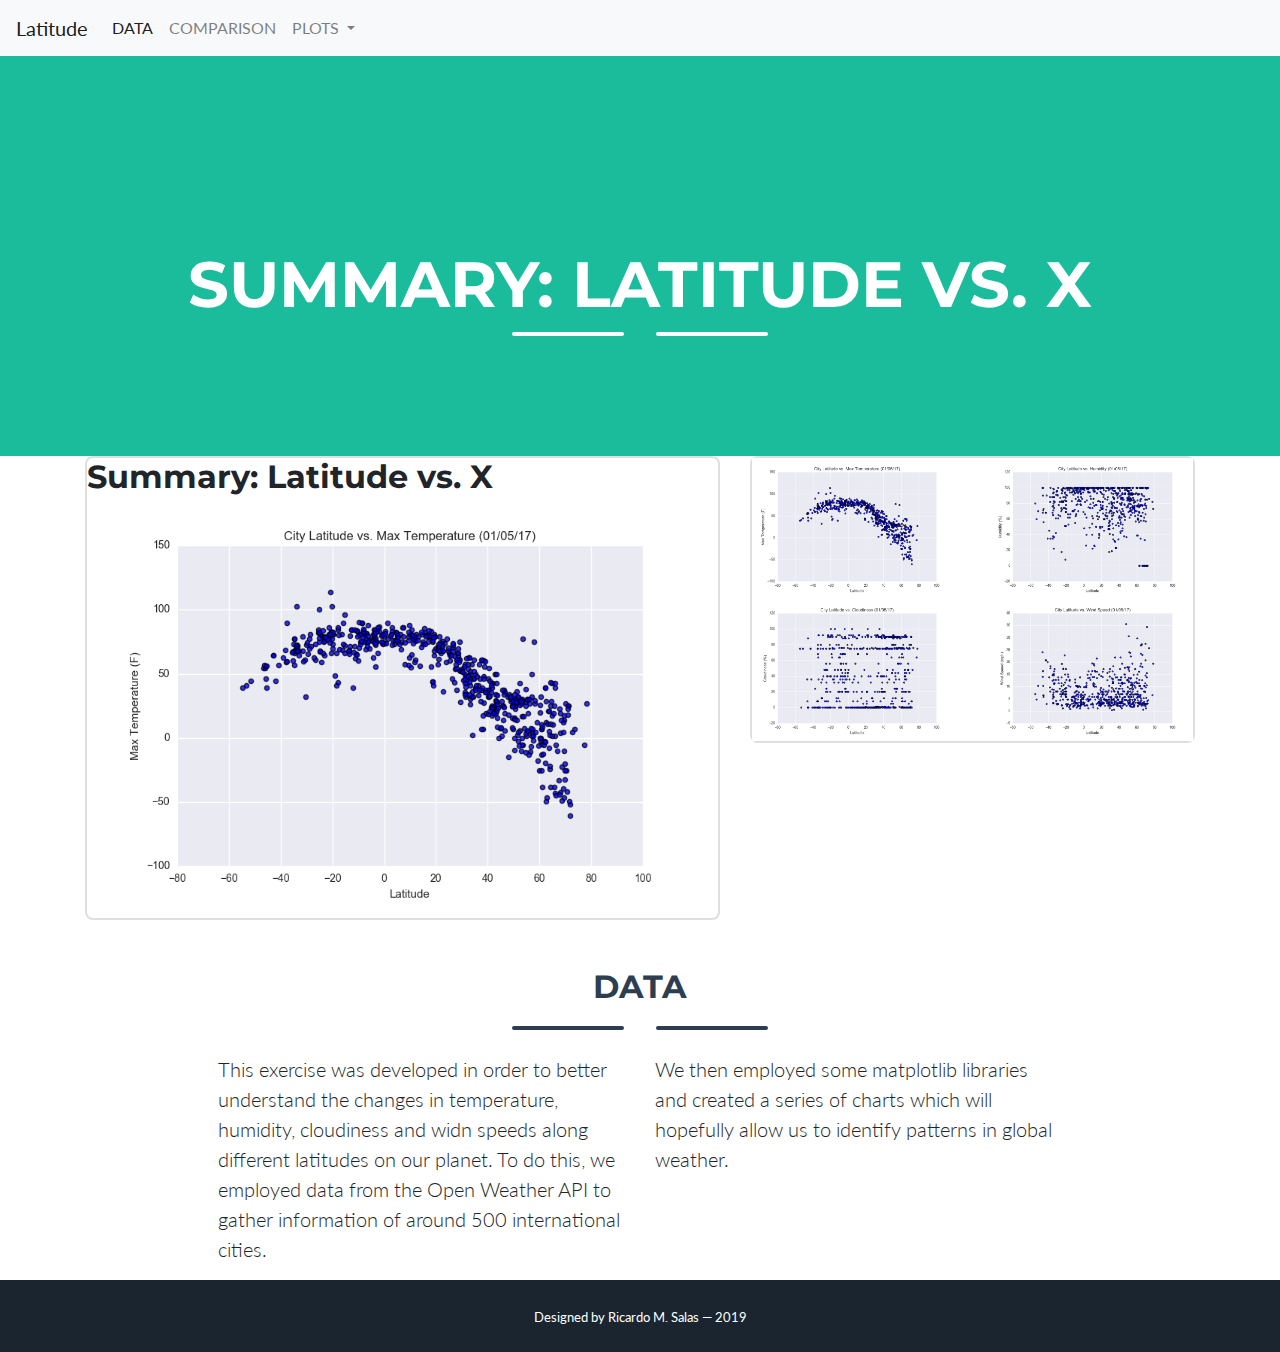
<file: index.html>
<!DOCTYPE html>
<html lang="en">

<head>

  <meta charset="utf-8">
  <meta name="viewport" content="width=device-width, initial-scale=1, shrink-to-fit=no">
  <meta name="description" content="">
  <meta name="author" content="">

  <title>Ricardo's Data Display</title>

  <script src="https://code.jquery.com/jquery-3.3.1.slim.min.js"
    integrity="sha384-q8i/X+965DzO0rT7abK41JStQIAqVgRVzpbzo5smXKp4YfRvH+8abtTE1Pi6jizo"
    crossorigin="anonymous"></script>
  <script src="https://cdnjs.cloudflare.com/ajax/libs/popper.js/1.14.7/umd/popper.min.js"
    integrity="sha384-UO2eT0CpHqdSJQ6hJty5KVphtPhzWj9WO1clHTMGa3JDZwrnQq4sF86dIHNDz0W1"
    crossorigin="anonymous"></script>
  <script src="https://stackpath.bootstrapcdn.com/bootstrap/4.3.1/js/bootstrap.min.js"
    integrity="sha384-JjSmVgyd0p3pXB1rRibZUAYoIIy6OrQ6VrjIEaFf/nJGzIxFDsf4x0xIM+B07jRM"
    crossorigin="anonymous"></script>
  <script src="https://cdnjs.cloudflare.com/ajax/libs/jquery/3.3.1/jquery.min.js"></script>
  <script src="https://cdnjs.cloudflare.com/ajax/libs/twitter-bootstrap/3.3.7/js/bootstrap.min.js"></script>


  <link rel="stylesheet" href="https://stackpath.bootstrapcdn.com/bootstrap/4.3.1/css/bootstrap.min.css"
    integrity="sha384-ggOyR0iXCbMQv3Xipma34MD+dH/1fQ784/j6cY/iJTQUOhcWr7x9JvoRxT2MZw1T" crossorigin="anonymous">
  <!-- Custom fonts for this theme -->
  <link href="vendor/fontawesome-free/css/all.min.css" rel="stylesheet" type="text/css">
  <link href="https://fonts.googleapis.com/css?family=Montserrat:400,700" rel="stylesheet" type="text/css">
  <link href="https://fonts.googleapis.com/css?family=Lato:400,700,400italic,700italic" rel="stylesheet"
    type="text/css">

  <!-- Theme CSS -->
  <link href="Harry_Styles.css" rel="Stylesheet">

</head>

<!-- Alt NAVBAR -->

<body id="page-top">
  <nav class="navbar navbar-expand-lg navbar-light bg-light">
    <a class="navbar-brand" href="index.html">Latitude</a>
    <button class="navbar-toggler" type="button" data-toggle="collapse" data-target="#navbarSupportedContent"
      aria-controls="navbarSupportedContent" aria-expanded="false" aria-label="Toggle navigation">
      <span class="navbar-toggler-icon"></span>
    </button>

    <div class="collapse navbar-collapse" id="navbarSupportedContent">
      <ul class="navbar-nav mr-auto">
        <li class="nav-item active">
          <a class="nav-link" href="dataframe.html">DATA <span class="sr-only">(current)</span></a>
        </li>
        <li class="nav-item">
          <a class="nav-link" href="Comparisons.html">COMPARISON</a>
        </li>


        <li class="nav-item dropdown">
          <a class="nav-link dropdown-toggle" href="index.html" id="navbarDropdown" role="button" aria-haspopup="true"
            data-toggle="dropdown" aria-haspopup="true" aria-expanded="false">
            PLOTS
          </a>
          <div class="dropdown-menu" aria-labelledby="navbarDropdown">
            <a class="dropdown-item" href="Max_Temp.html">Max Temp</a>
            <a class="dropdown-item" href="Cloudiness.html">Cloudiness</a>
            <a class="dropdown-item" href="Wind_Speed.html">Wind Speed</a>
            <a class="dropdown-item" href="Humidity.html">Humidity</a>
          </div>
        </li>
      </ul>
    </div>
  </nav>

  <!-- Masthead -->


  <header class="masthead bg-primary text-white text-center">
    <div class="container d-flex align-items-center flex-column">


      <!-- Masthead Heading -->
      <h1 class="masthead-heading text-uppercase mb-0">Summary: Latitude Vs. X</h1>

      <!-- Icon Divider -->
      <div class="divider-custom divider-light">
        <div class="divider-custom-line"></div>
        <div class="divider-custom-icon">
        </div>
        <div class="divider-custom-line"></div>
      </div>


    </div>
  </header>



  <div class="container">

    <div class="row">

      <div class="col-md-7">

        <div class="card">

          <h2>Summary: Latitude vs. X</h2>


          <a target="_blank" href="Fig1.png">
            <img class = "col-md-12" src="Fig1.png" alt="LatitudeVsTemp">
          </a>

        </div>

      </div>

      <div class="col-md-5">

          <div class="card">

            <div class="row">
            <img class = "col-md-6" src="Fig1.png" alt="">
            <img class = "col-md-6" src="Fig2.png" alt="">
            </div>

            <div class="row">
            <img class = "col-md-6" src="Fig3.png" alt="">
            <img class = "col-md-6" src="Fig4.png" alt="">
            </div>


          </div>
  
        </div>

    </div>

  </div>


<br>
<br>

      <!-- Portfolio Section Heading -->
      <h2 class="page-section-heading text-center text-uppercase text-secondary mb-0">Data</h2>
      <!-- Icon Divider -->
      <div class="divider-custom">
        <div class="divider-custom-line"></div>
        <div class="divider-custom-icon">
        </div>
        <div class="divider-custom-line"></div>
      </div>


      <!-- About Section Content -->
      <div class="row">
        <div class="col-lg-4 ml-auto">
          <p class="lead">This exercise was developed in order to better understand the changes in temperature, humidity, cloudiness and widn speeds along different latitudes on our planet. To do this, we employed data from the Open Weather API to gather information of around 500 international cities.</p>
        </div>
        <div class="col-lg-4 mr-auto">
          <p class="lead">We then employed some matplotlib libraries and created a series of charts which will hopefully allow us to identify patterns in global weather.</p>
        </div>

      </div>
  </section>

  <!-- Footer -->

  <!-- Copyright Section -->
  <section class="copyright py-4 text-center text-white">
    <div class="container">
      <small>Designed by Ricardo M. Salas — 2019</small>
    </div>
  </section>

  <!-- Scroll to Top Button (Only visible on small and extra-small screen sizes) -->
  <div class="scroll-to-top d-lg-none position-fixed ">
    <a class="js-scroll-trigger d-block text-center text-white rounded" href="#page-top">
      <i class="fa fa-chevron-up"></i>
    </a>
  </div>
</body>

</html>
</file>
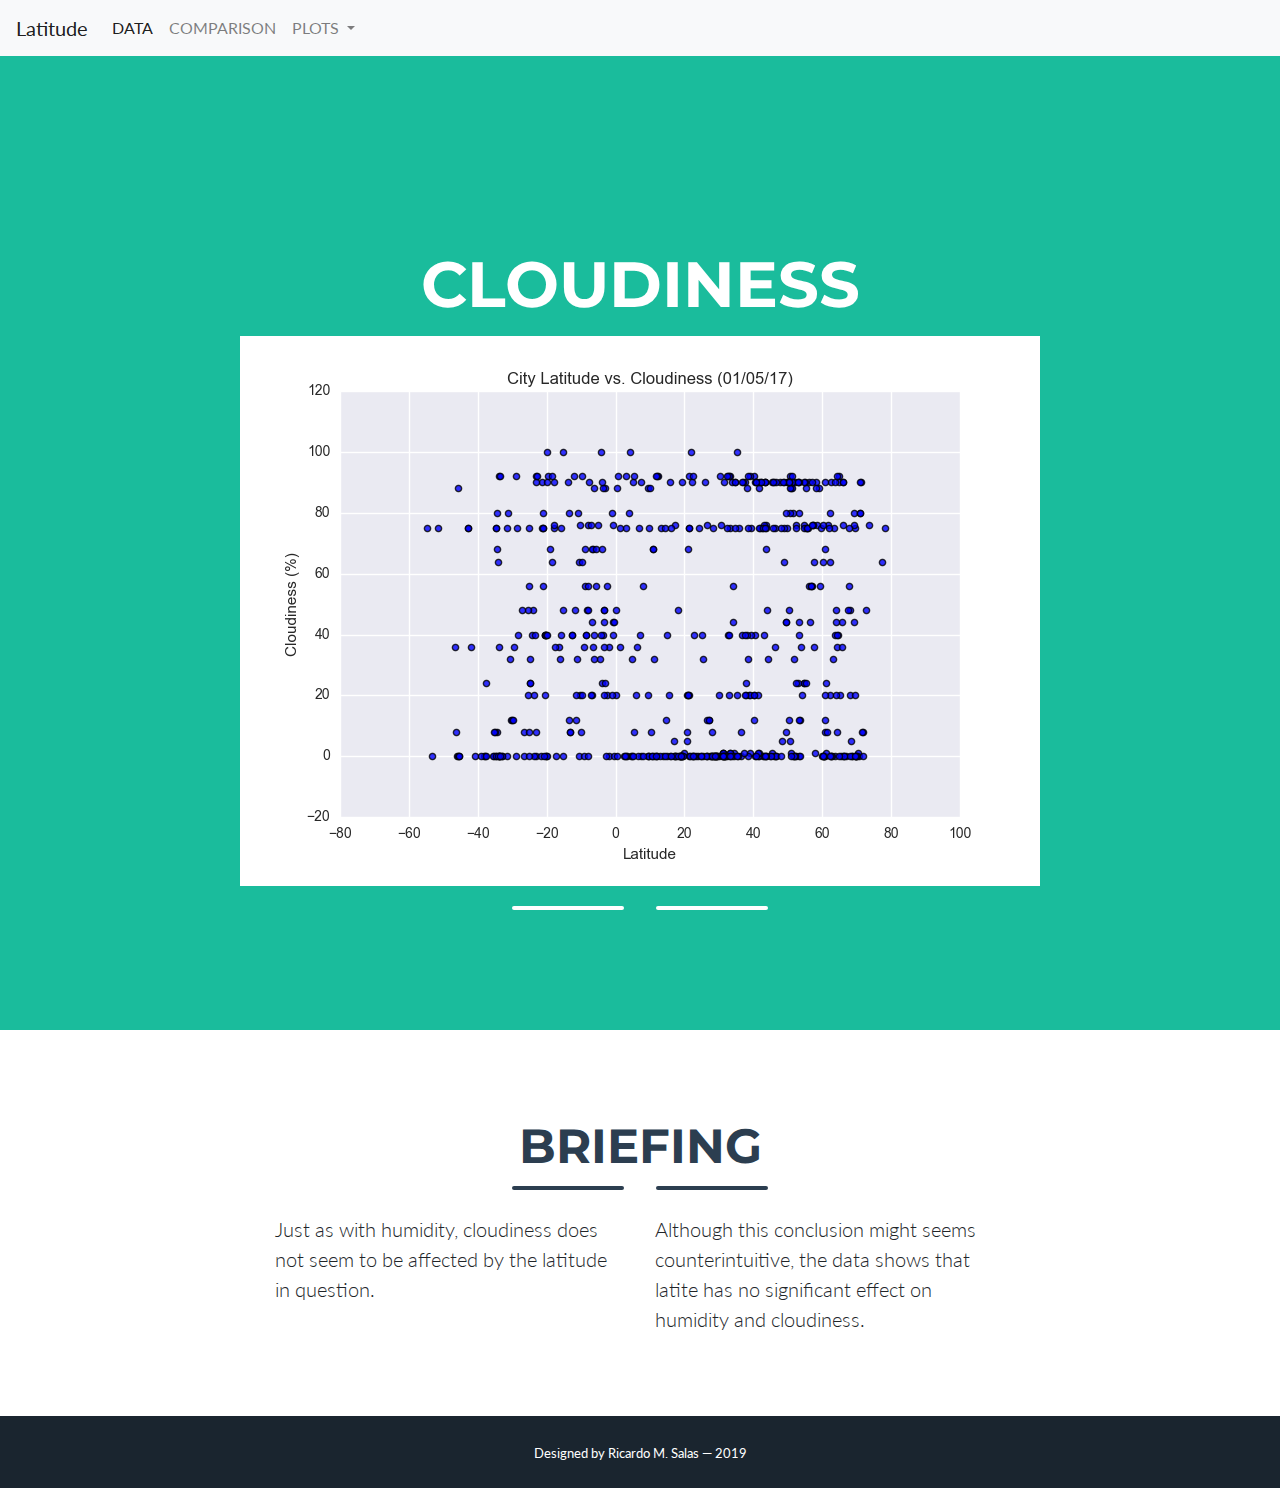
<file: Cloudiness.html>
<!DOCTYPE html>
<html lang="en">

<head>

  <meta charset="utf-8">
  <meta name="viewport" content="width=device-width, initial-scale=1, shrink-to-fit=no">
  <meta name="description" content="">
  <meta name="author" content="">

  <title>Cloudiness</title>

  <script src="https://code.jquery.com/jquery-3.3.1.slim.min.js" integrity="sha384-q8i/X+965DzO0rT7abK41JStQIAqVgRVzpbzo5smXKp4YfRvH+8abtTE1Pi6jizo" crossorigin="anonymous"></script>
  <script src="https://cdnjs.cloudflare.com/ajax/libs/popper.js/1.14.7/umd/popper.min.js" integrity="sha384-UO2eT0CpHqdSJQ6hJty5KVphtPhzWj9WO1clHTMGa3JDZwrnQq4sF86dIHNDz0W1" crossorigin="anonymous"></script>
  <script src="https://stackpath.bootstrapcdn.com/bootstrap/4.3.1/js/bootstrap.min.js" integrity="sha384-JjSmVgyd0p3pXB1rRibZUAYoIIy6OrQ6VrjIEaFf/nJGzIxFDsf4x0xIM+B07jRM" crossorigin="anonymous"></script>
  <script src="https://cdnjs.cloudflare.com/ajax/libs/jquery/3.3.1/jquery.min.js"></script>
  <script src="https://cdnjs.cloudflare.com/ajax/libs/twitter-bootstrap/3.3.7/js/bootstrap.min.js"></script>

  <script> type = "text/javascript"; src = "freelancer.min.js"</script>
  <link rel="stylesheet" href="https://stackpath.bootstrapcdn.com/bootstrap/4.3.1/css/bootstrap.min.css"
    integrity="sha384-ggOyR0iXCbMQv3Xipma34MD+dH/1fQ784/j6cY/iJTQUOhcWr7x9JvoRxT2MZw1T" crossorigin="anonymous">
  <!-- Custom fonts for this theme -->
  <link href="vendor/fontawesome-free/css/all.min.css" rel="stylesheet" type="text/css">
  <link href="https://fonts.googleapis.com/css?family=Montserrat:400,700" rel="stylesheet" type="text/css">
  <link href="https://fonts.googleapis.com/css?family=Lato:400,700,400italic,700italic" rel="stylesheet"
    type="text/css">

  <!-- Theme CSS -->
  <link href="Harry_Styles.css" rel="stylesheet">

</head>

<!-- Alt NAVBAR -->

<body id="page-top">
    <nav class="navbar navbar-expand-lg navbar-light bg-light">
      <a class="navbar-brand" href="index.html">Latitude</a>
      <button class="navbar-toggler" type="button" data-toggle="collapse" data-target="#navbarSupportedContent"
        aria-controls="navbarSupportedContent" aria-expanded="false" aria-label="Toggle navigation">
        <span class="navbar-toggler-icon"></span>
      </button>
  
      <div class="collapse navbar-collapse" id="navbarSupportedContent">
        <ul class="navbar-nav mr-auto">
          <li class="nav-item active">
            <a class="nav-link" href="dataframe.html">DATA <span class="sr-only">(current)</span></a>
          </li>
          <li class="nav-item">
            <a class="nav-link" href="Comparisons.html">COMPARISON</a>
          </li>
  
  
          <li class="nav-item dropdown">
            <a class="nav-link dropdown-toggle" href="index.html" id="navbarDropdown" role="button" aria-haspopup="true"
              data-toggle="dropdown" aria-haspopup="true" aria-expanded="false">
              PLOTS
            </a>
            <div class="dropdown-menu" aria-labelledby="navbarDropdown">
              <a class="dropdown-item" href="Max_Temp.html">Max Temp</a>
              <a class="dropdown-item" href="Cloudiness.html">Cloudiness</a>
              <a class="dropdown-item" href="Wind_Speed.html">Wind Speed</a>
              <a class="dropdown-item" href="Humidity.html">Humidity</a>
            </div>
          </li>
        </ul>
      </div>
    </nav>

  <!-- Masthead -->
  <header class="masthead bg-primary text-white text-center">
    <div class="container d-flex align-items-center flex-column">

      <!-- Masthead Heading -->
      <h1 class="masthead-heading text-uppercase mb-0">Cloudiness</h1>
      <br>
      <a target="_blank" href="Fig3.png">
      <img src="Fig3.png" alt="Cloudiness">
      </a>

      <!-- Icon Divider -->
      <div class="divider-custom divider-light">
        <div class="divider-custom-line"></div>
        <div class="divider-custom-icon">
        </div>
        <div class="divider-custom-line"></div>
      </div>


    </div>
  </header>

  <!-- Portfolio Section -->
  <section class="page-section portfolio" id="portfolio">
    <div class="container">

      <!-- Portfolio Section Heading -->
      <h2 class="page-section-heading text-center text-uppercase text-secondary mb-0">Briefing</h2>
      <!-- Icon Divider -->
      <div class="divider-custom">
        <div class="divider-custom-line"></div>
        <div class="divider-custom-icon">
        </div>
        <div class="divider-custom-line"></div>
      </div>


      <!-- About Section Content -->
      <div class="row">
        <div class="col-lg-4 ml-auto">
          <p class="lead">Just as with humidity, cloudiness does not seem to be affected by the latitude in question.</p>
        </div>
        <div class="col-lg-4 mr-auto">
          <p class="lead">Although this conclusion might seems counterintuitive, the data shows that latite has no significant effect on humidity and cloudiness.</p>
        </div>
      </div>

<!-- Portfolio Grid Items -->
<div class="row">

    </div>
    <!-- /.row -->

  </div>
</section>

<!-- Footer -->

<!-- Copyright Section -->
<section class="copyright py-4 text-center text-white">
    <div class="container">
      <small>Designed by Ricardo M. Salas — 2019</small>
    </div>
  </section>

  <!-- Scroll to Top Button (Only visible on small and extra-small screen sizes) -->
  <div class="scroll-to-top d-lg-none position-fixed ">
    <a class="js-scroll-trigger d-block text-center text-white rounded" href="#page-top">
      <i class="fa fa-chevron-up"></i>
    </a>
  </div>
</body>

</html>
</file>
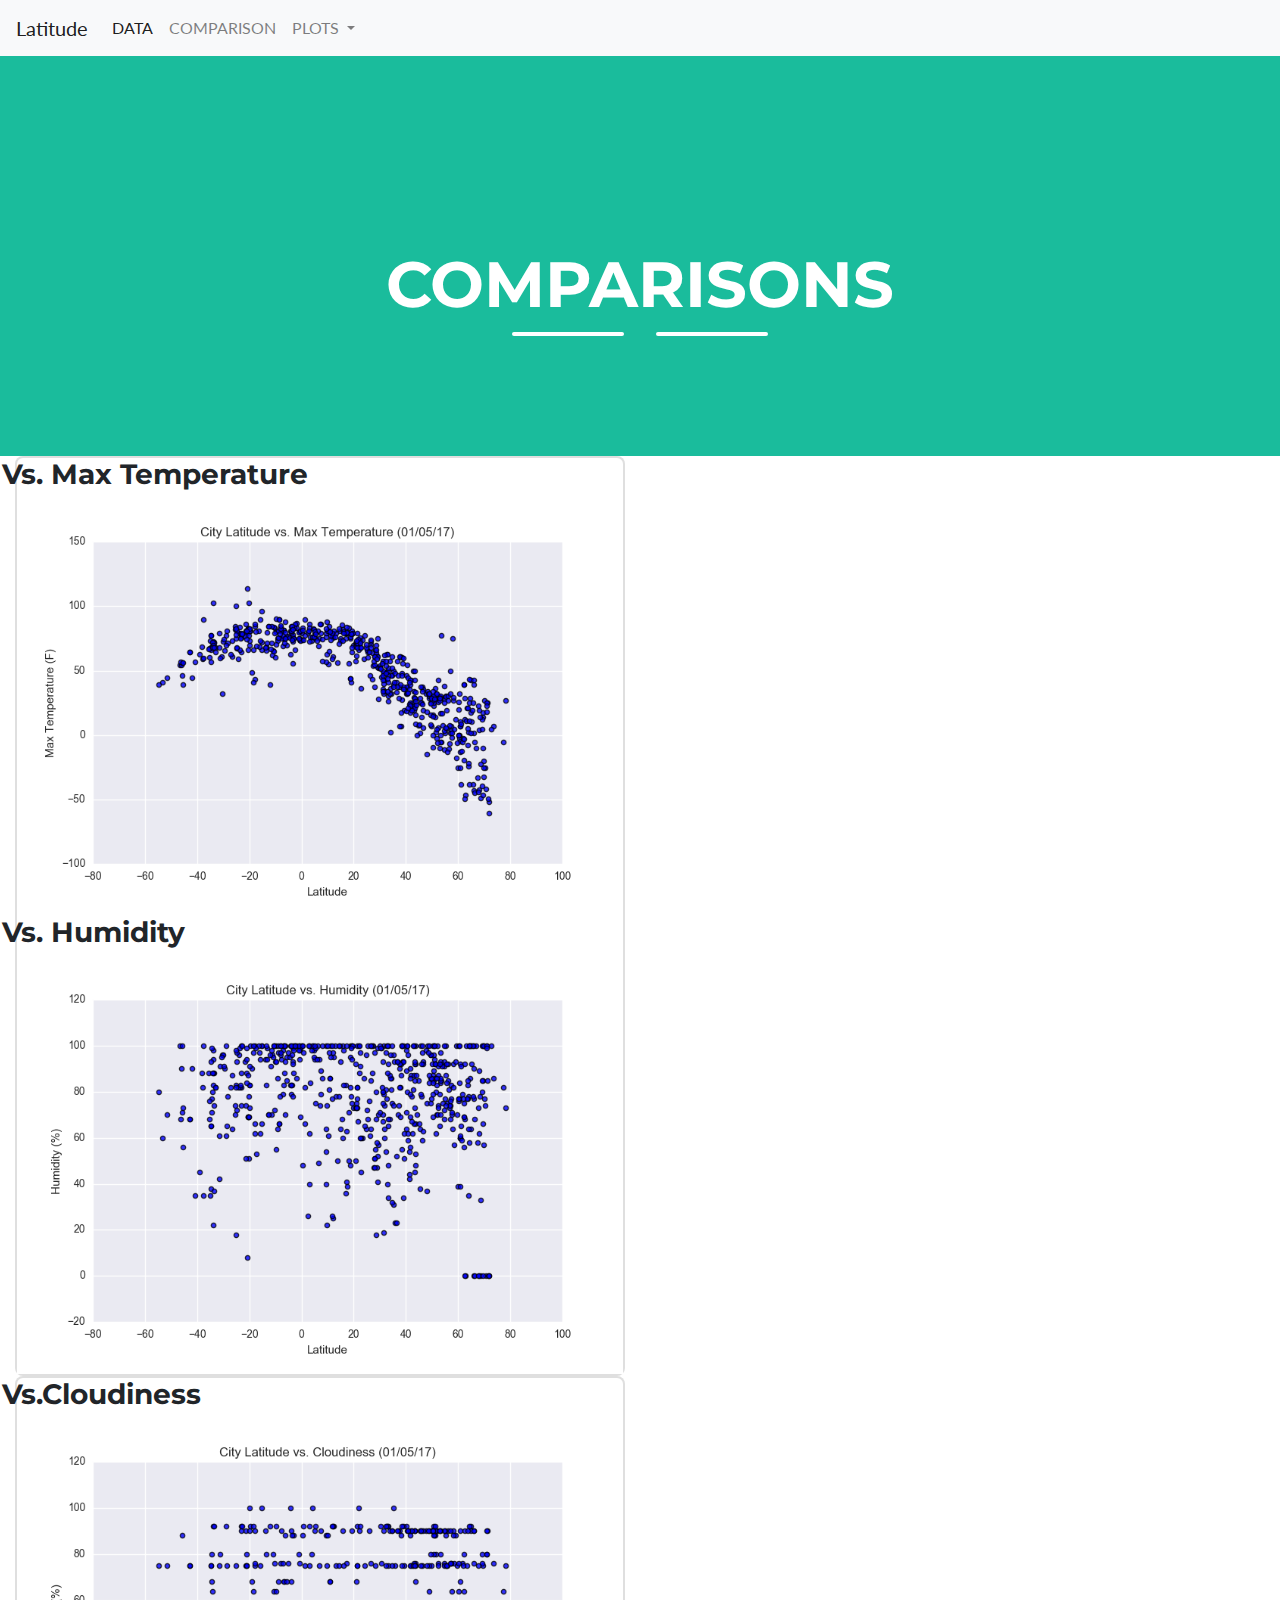
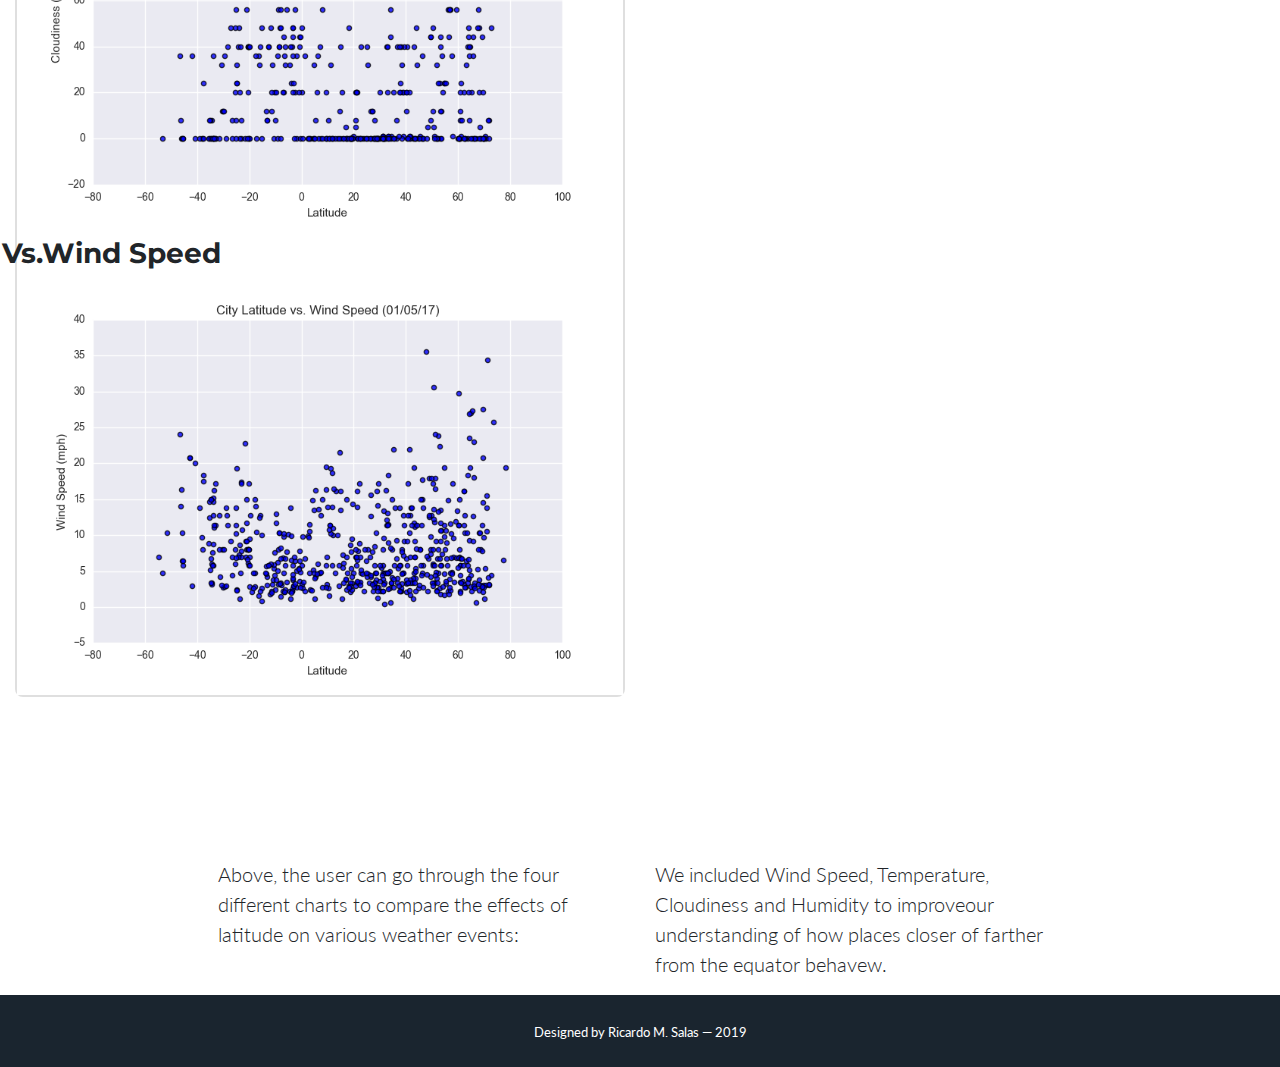
<file: Comparisons.html>
<!DOCTYPE html>
<html lang="en">

<head>

  <meta charset="utf-8">
  <meta name="viewport" content="width=device-width, initial-scale=1, shrink-to-fit=no">
  <meta name="description" content="">
  <meta name="author" content="">

  <title>Comparisons</title>


  <script src="https://code.jquery.com/jquery-3.3.1.slim.min.js"
    integrity="sha384-q8i/X+965DzO0rT7abK41JStQIAqVgRVzpbzo5smXKp4YfRvH+8abtTE1Pi6jizo"
    crossorigin="anonymous"></script>
  <script src="https://cdnjs.cloudflare.com/ajax/libs/popper.js/1.14.7/umd/popper.min.js"
    integrity="sha384-UO2eT0CpHqdSJQ6hJty5KVphtPhzWj9WO1clHTMGa3JDZwrnQq4sF86dIHNDz0W1"
    crossorigin="anonymous"></script>
  <script src="https://stackpath.bootstrapcdn.com/bootstrap/4.3.1/js/bootstrap.min.js"
    integrity="sha384-JjSmVgyd0p3pXB1rRibZUAYoIIy6OrQ6VrjIEaFf/nJGzIxFDsf4x0xIM+B07jRM"
    crossorigin="anonymous"></script>
  <script src="https://cdnjs.cloudflare.com/ajax/libs/jquery/3.3.1/jquery.min.js"></script>
  <script src="https://cdnjs.cloudflare.com/ajax/libs/twitter-bootstrap/3.3.7/js/bootstrap.min.js"></script>

  <script> type = "text/javascript"; src = "freelancer.min.js"</script>
  <link rel="stylesheet" href="https://stackpath.bootstrapcdn.com/bootstrap/4.3.1/css/bootstrap.min.css"
    integrity="sha384-ggOyR0iXCbMQv3Xipma34MD+dH/1fQ784/j6cY/iJTQUOhcWr7x9JvoRxT2MZw1T" crossorigin="anonymous">

  <!-- Custom fonts for this theme -->
  <link href="vendor/fontawesome-free/css/all.min.css" rel="stylesheet" type="text/css">
  <link href="https://fonts.googleapis.com/css?family=Montserrat:400,700" rel="stylesheet" type="text/css">
  <link href="https://fonts.googleapis.com/css?family=Lato:400,700,400italic,700italic" rel="stylesheet"
    type="text/css">

  <!-- Theme CSS -->
  <link href="Harry_Styles.css" rel="stylesheet">

</head>

<!-- Alt NAVBAR -->

<body id="page-top">
  <nav class="navbar navbar-expand-lg navbar-light bg-light">
    <a class="navbar-brand" href="index.html">Latitude</a>
    <button class="navbar-toggler" type="button" data-toggle="collapse" data-target="#navbarSupportedContent"
      aria-controls="navbarSupportedContent" aria-expanded="false" aria-label="Toggle navigation">
      <span class="navbar-toggler-icon"></span>
    </button>

    <div class="collapse navbar-collapse" id="navbarSupportedContent">
      <ul class="navbar-nav mr-auto">
        <li class="nav-item active">
          <a class="nav-link" href="dataframe.html">DATA <span class="sr-only">(current)</span></a>
        </li>
        <li class="nav-item">
          <a class="nav-link" href="Comparisons.html">COMPARISON</a>
        </li>


        <li class="nav-item dropdown">
          <a class="nav-link dropdown-toggle" href="index.html" id="navbarDropdown" role="button" aria-haspopup="true"
            data-toggle="dropdown" aria-haspopup="true" aria-expanded="false">
            PLOTS
          </a>
          <div class="dropdown-menu" aria-labelledby="navbarDropdown">
            <a class="dropdown-item" href="Max_Temp.html">Max Temp</a>
            <a class="dropdown-item" href="Cloudiness.html">Cloudiness</a>
            <a class="dropdown-item" href="Wind_Speed.html">Wind Speed</a>
            <a class="dropdown-item" href="Humidity.html">Humidity</a>
          </div>
        </li>
      </ul>
    </div>
  </nav>

  <!-- Masthead -->
  <header class="masthead bg-primary text-white text-center">
    <div class="container d-flex align-items-center flex-column">

      <!-- Masthead Heading -->
      <h1 class="masthead-heading text-uppercase mb-0">Comparisons</h1>

      <!-- Icon Divider -->
      <div class="divider-custom divider-light">
        <div class="divider-custom-line"></div>
        <div class="divider-custom-icon">
        </div>
        <div class="divider-custom-line"></div>
      </div>


    </div>
  </header>


  <div class="col-md-6" style="align-content: space-between">

    <div class="card">

      <div class="row">
        <h3>Vs. Max Temperature</h3>
        <img class="col-md-12" src="Fig1.png" alt="City Latitude Vs. Max Temperature">
        <h3>Vs. Humidity</h3>
        <img class="col-md-12" src="Fig2.png" alt="City Latitude Vs. Humidity">
      </div>
    </div>

    <div class="card">

      <div class="row">
        <h3>Vs.Cloudiness</h3>
        <img class="col-md-12" src="Fig3.png" alt="City Latitude Vs.Cloudiness">
        <h3>Vs.Wind Speed</h3>
        <img class="col-md-12" src="Fig4.png" alt="City Latitude Vs.Wind Speed">
      </div>
    </div>
  </div>

  <!-- Portfolio Section -->
  <section class="page-section portfolio" id="portfolio">
    <div class="container">
      <!-- Portfolio Grid Items -->
      <div class="row">

      </div>
      <!-- /.row -->

    </div>
  </section>

  <!-- About Section Content -->
  <div class="row">
    <div class="col-lg-4 ml-auto">
      <p class="lead">Above, the user can go through the four different charts to compare the effects of latitude on
        various weather events:</p>
    </div>
    <div class="col-lg-4 mr-auto">
      <p class="lead">We included Wind Speed, Temperature, Cloudiness and Humidity to improveour understanding of how
        places closer of farther from the equator behavew.</p>
    </div>
  </div>




  <!-- Portfolio Grid Items -->
  <div class="row">

  </div>
  <!-- /.row -->

  </div>
  </section>

  <!-- Footer -->

  <!-- Copyright Section -->
  <section class="copyright py-4 text-center text-white">
    <div class="container">
      <small>Designed by Ricardo M. Salas — 2019</small>
    </div>
  </section>

  <!-- Scroll to Top Button (Only visible on small and extra-small screen sizes) -->
  <div class="scroll-to-top d-lg-none position-fixed ">
    <a class="js-scroll-trigger d-block text-center text-white rounded" href="#page-top">
      <i class="fa fa-chevron-up"></i>
    </a>
  </div>
</body>

</html>
</file>
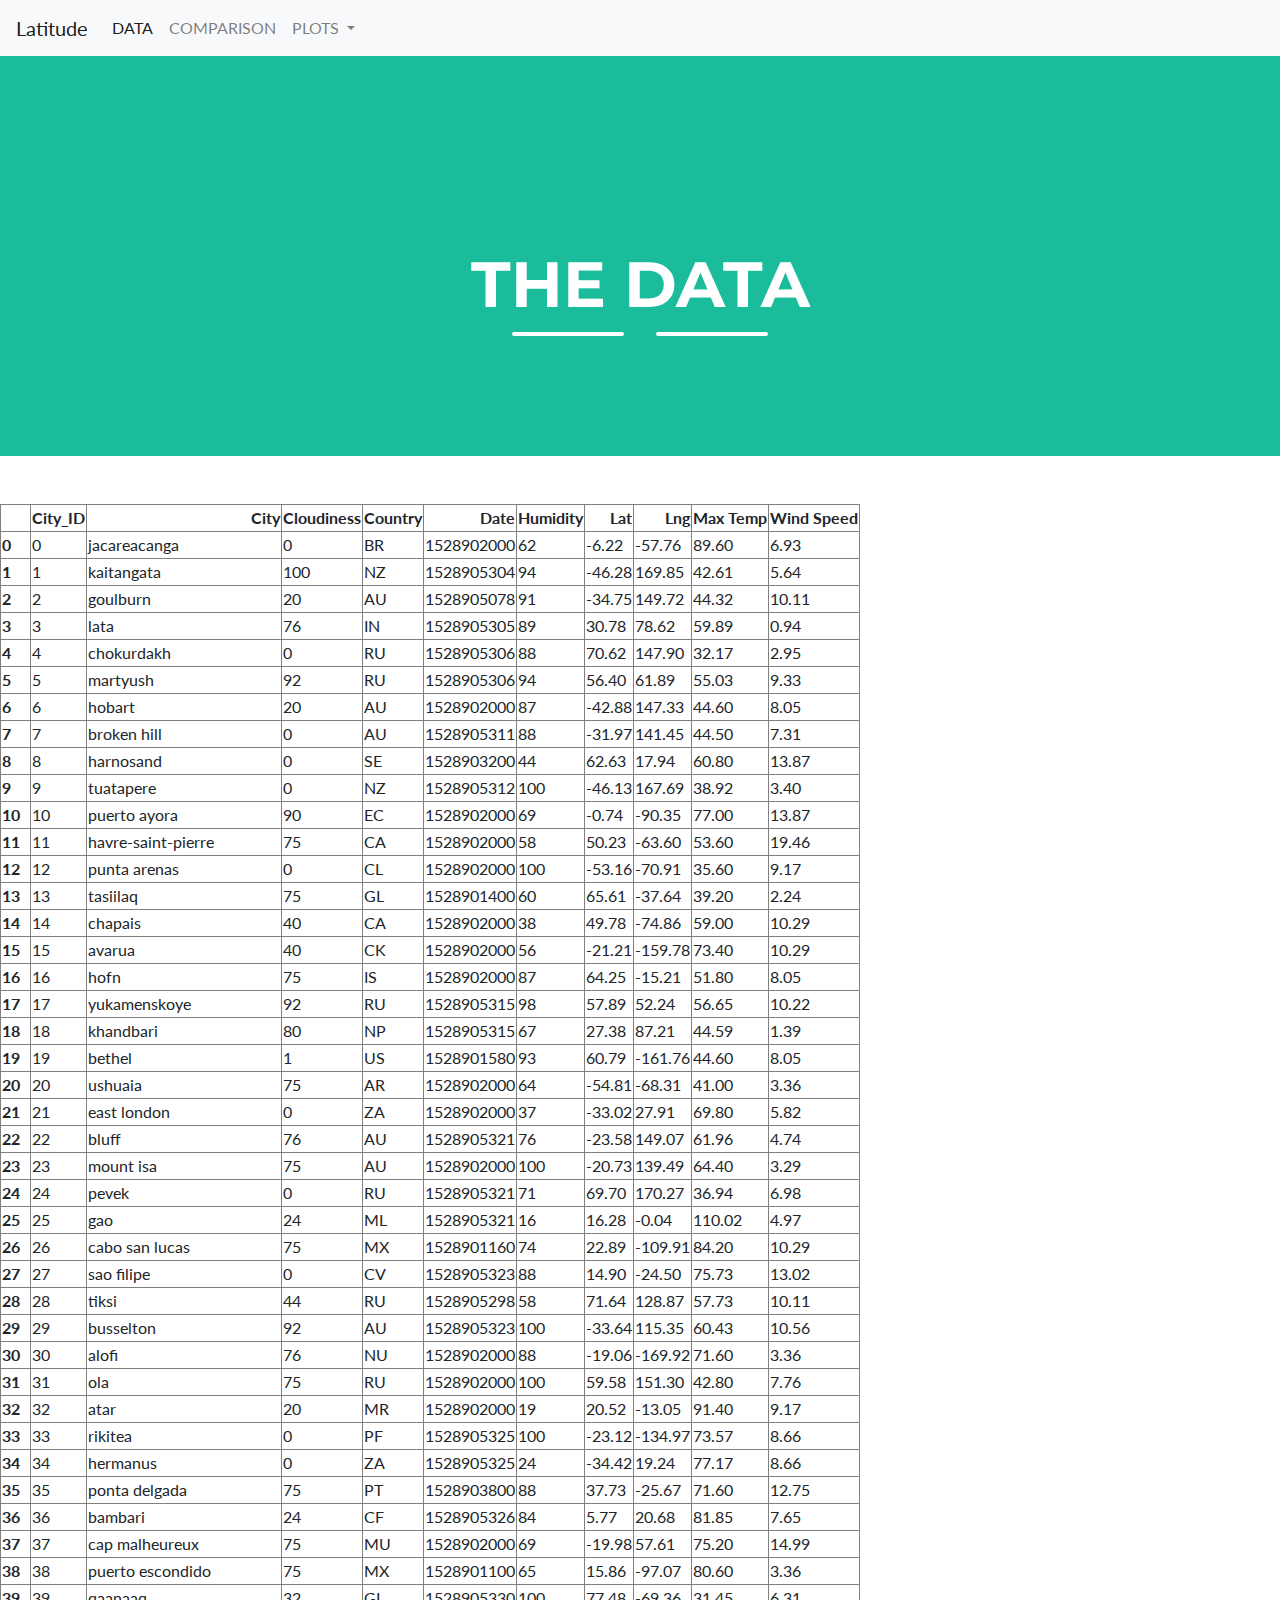
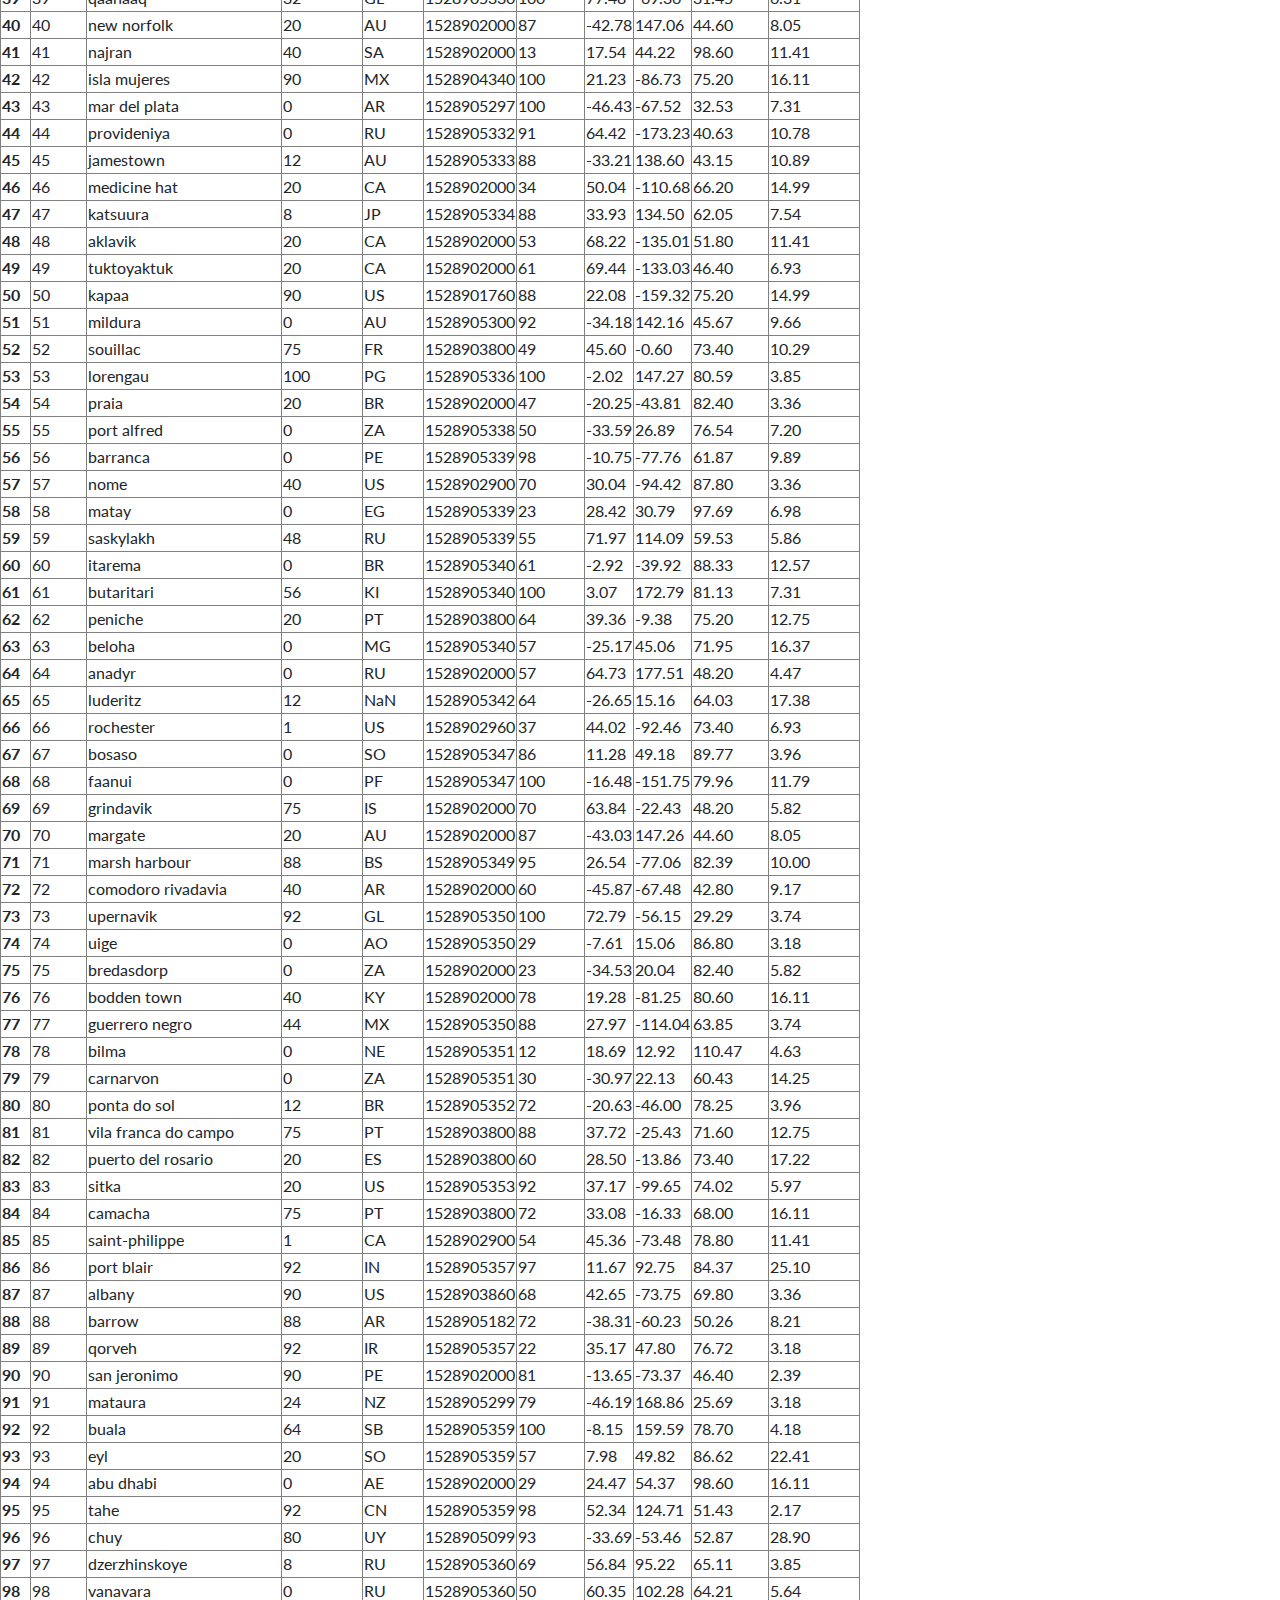
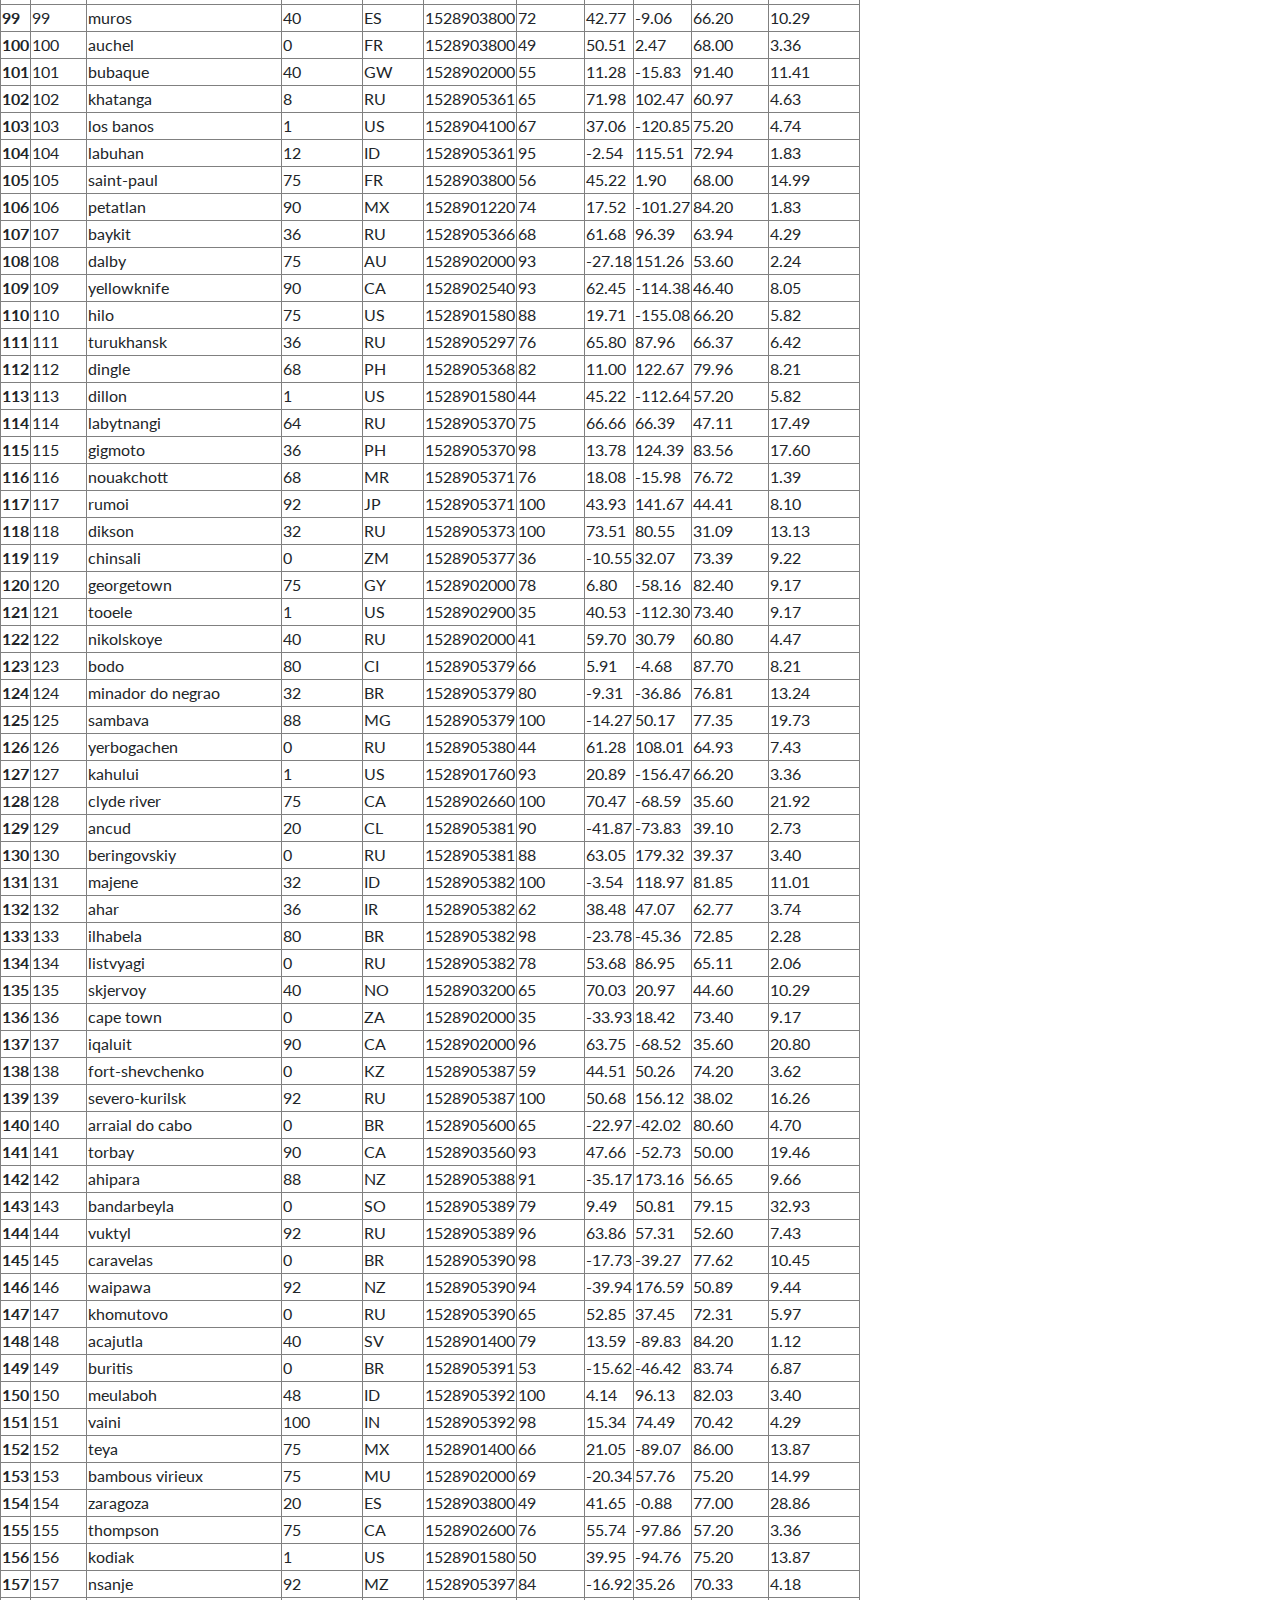
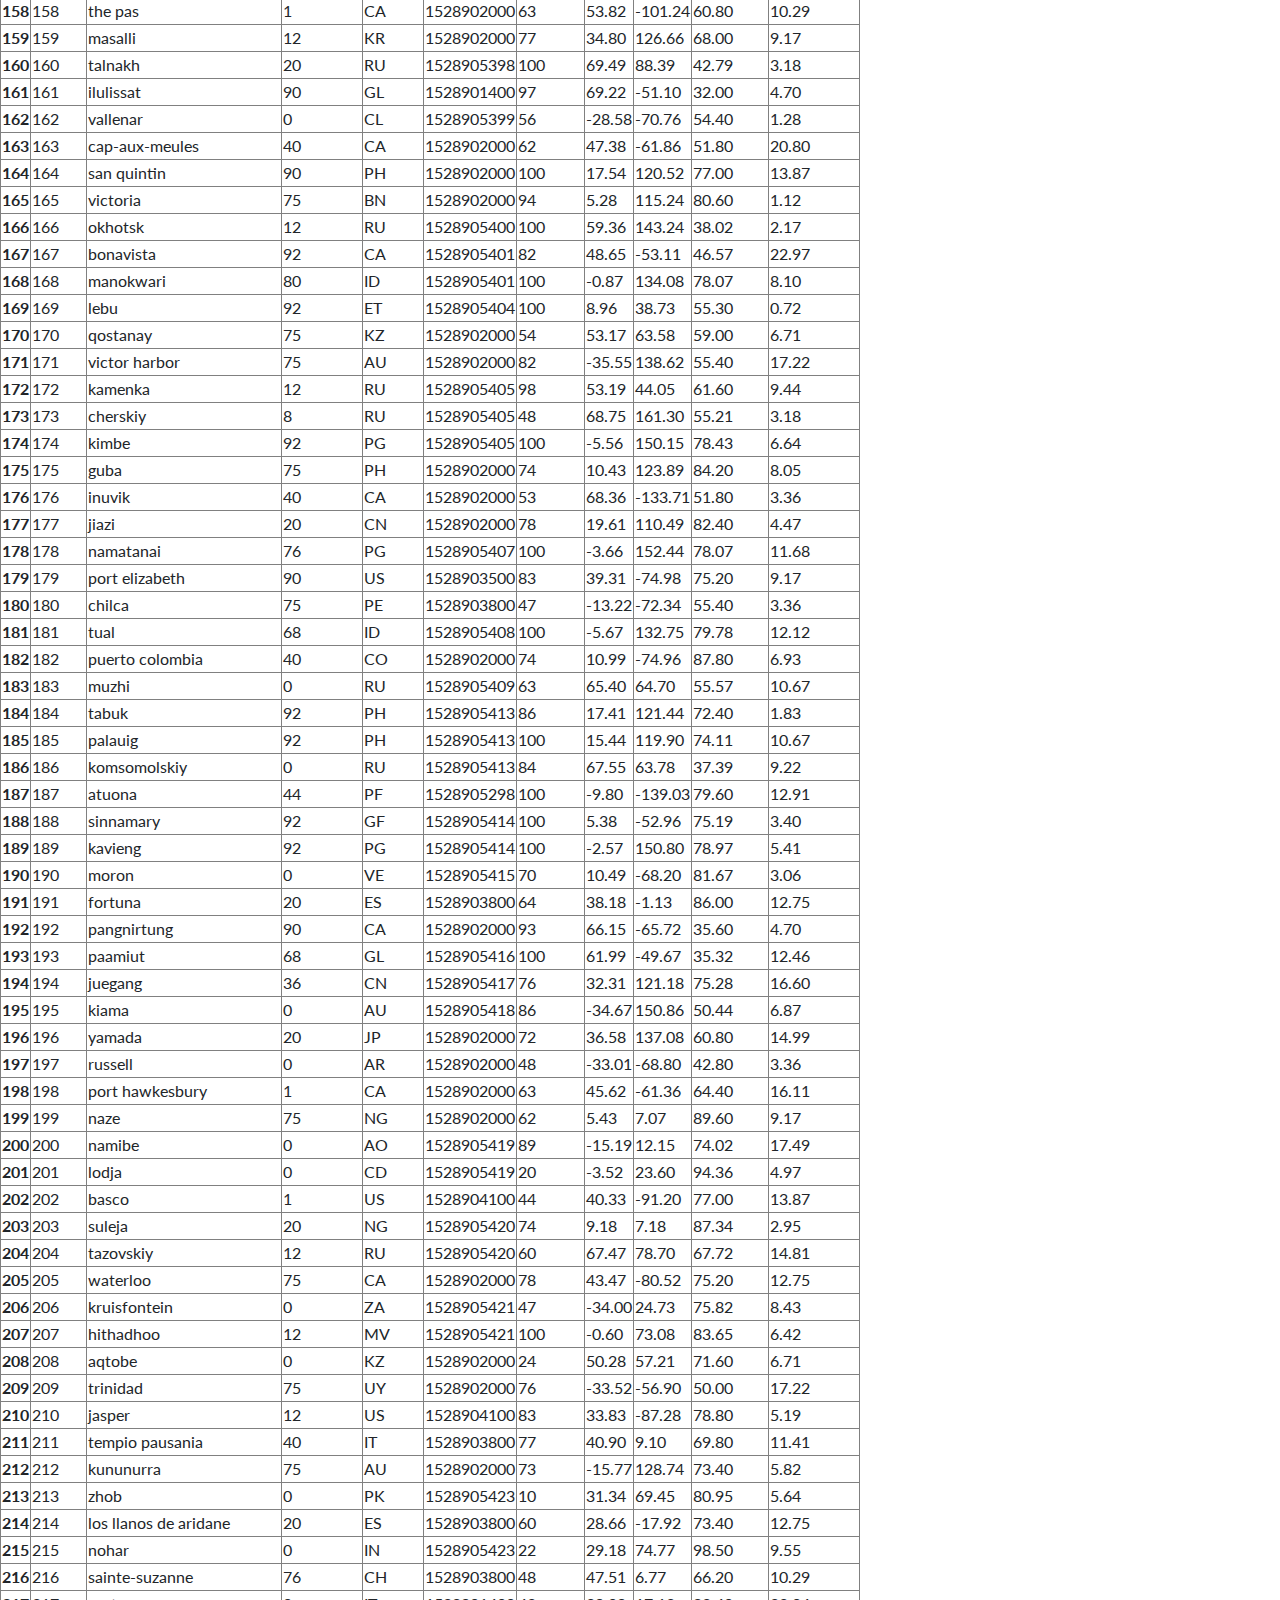
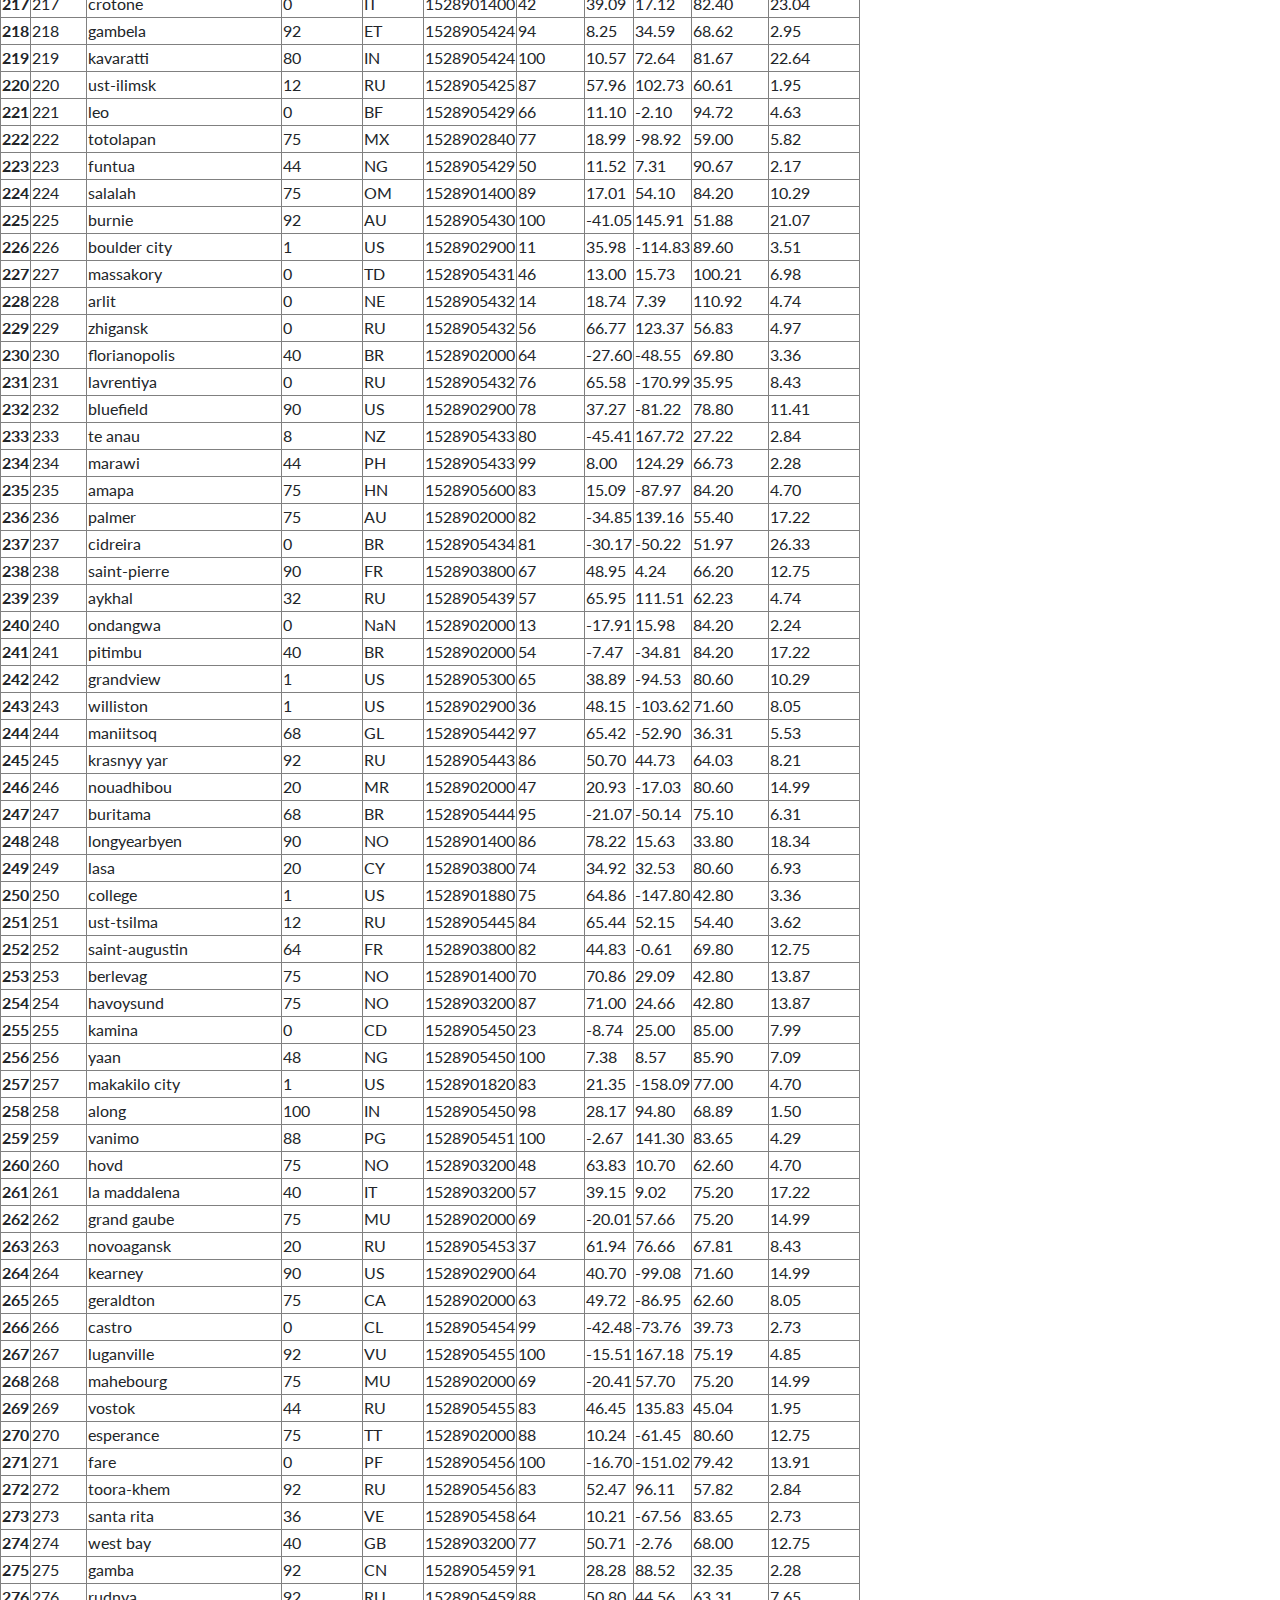
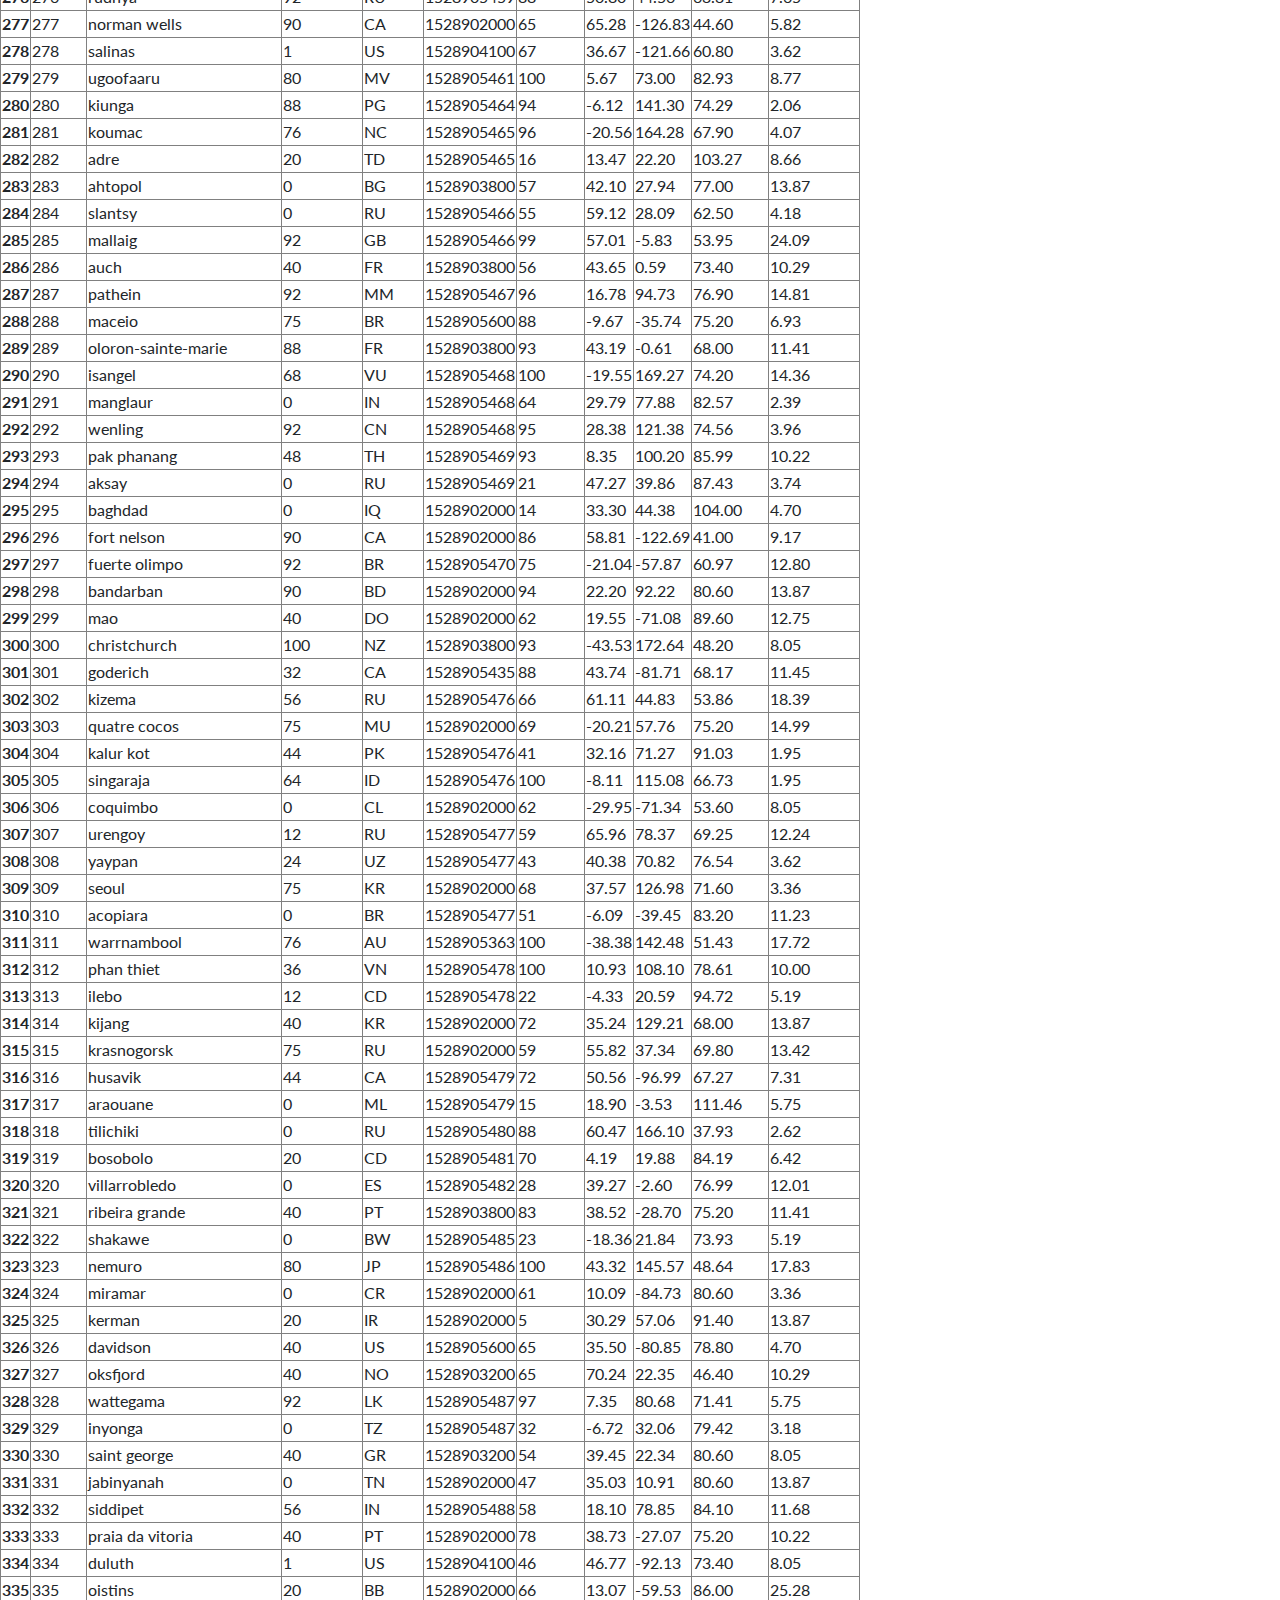
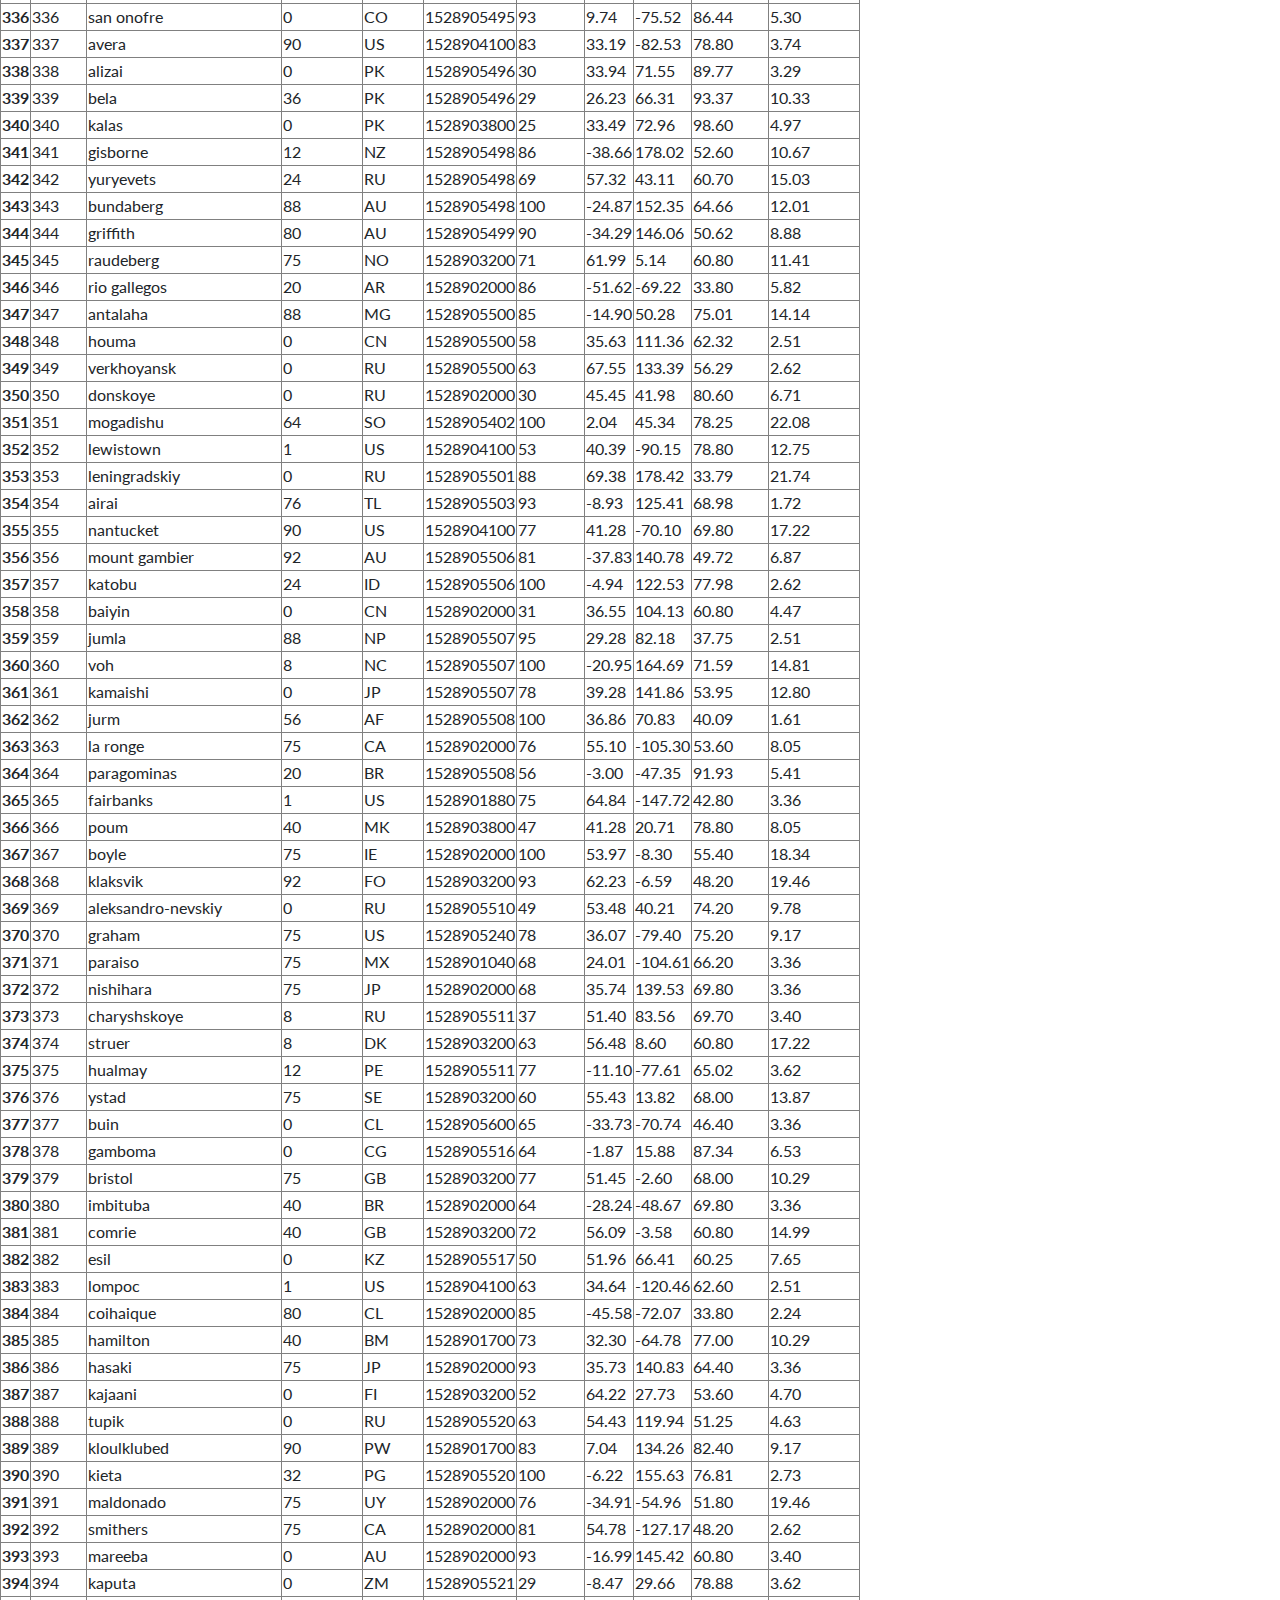
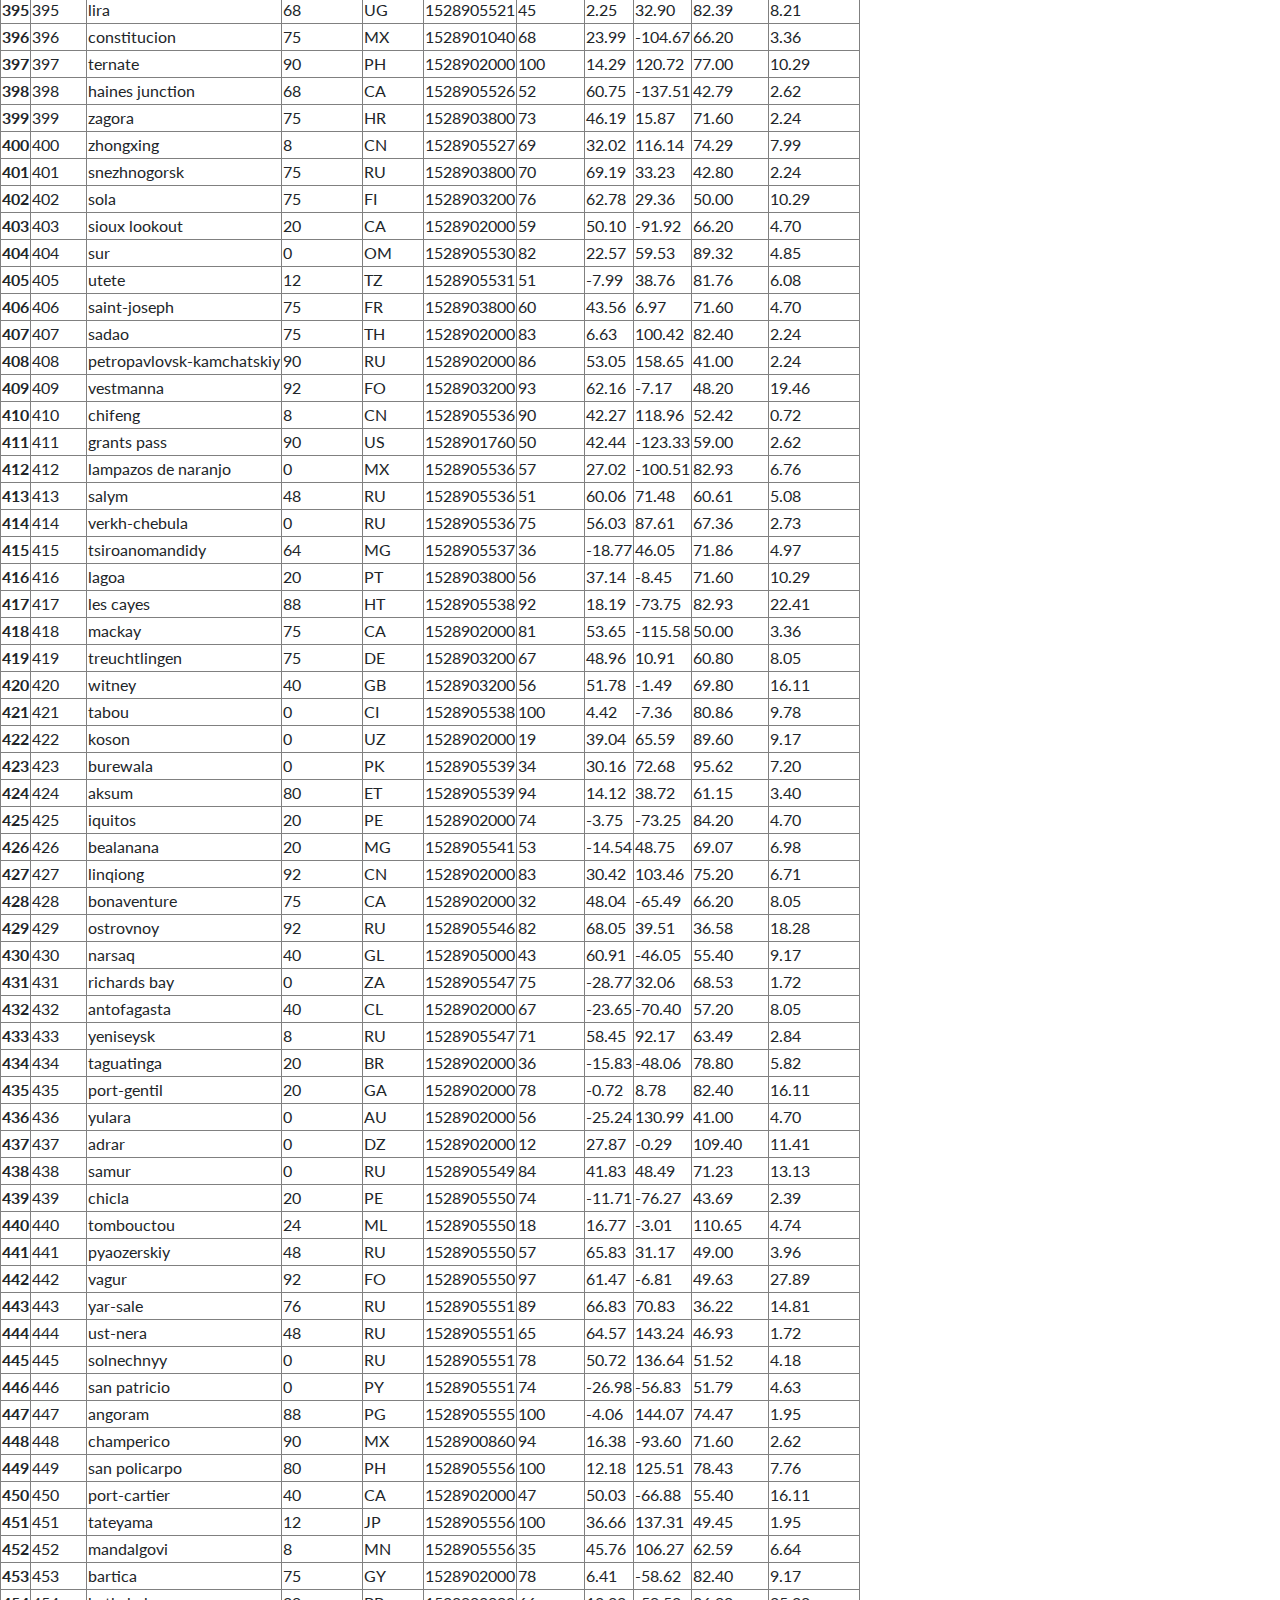
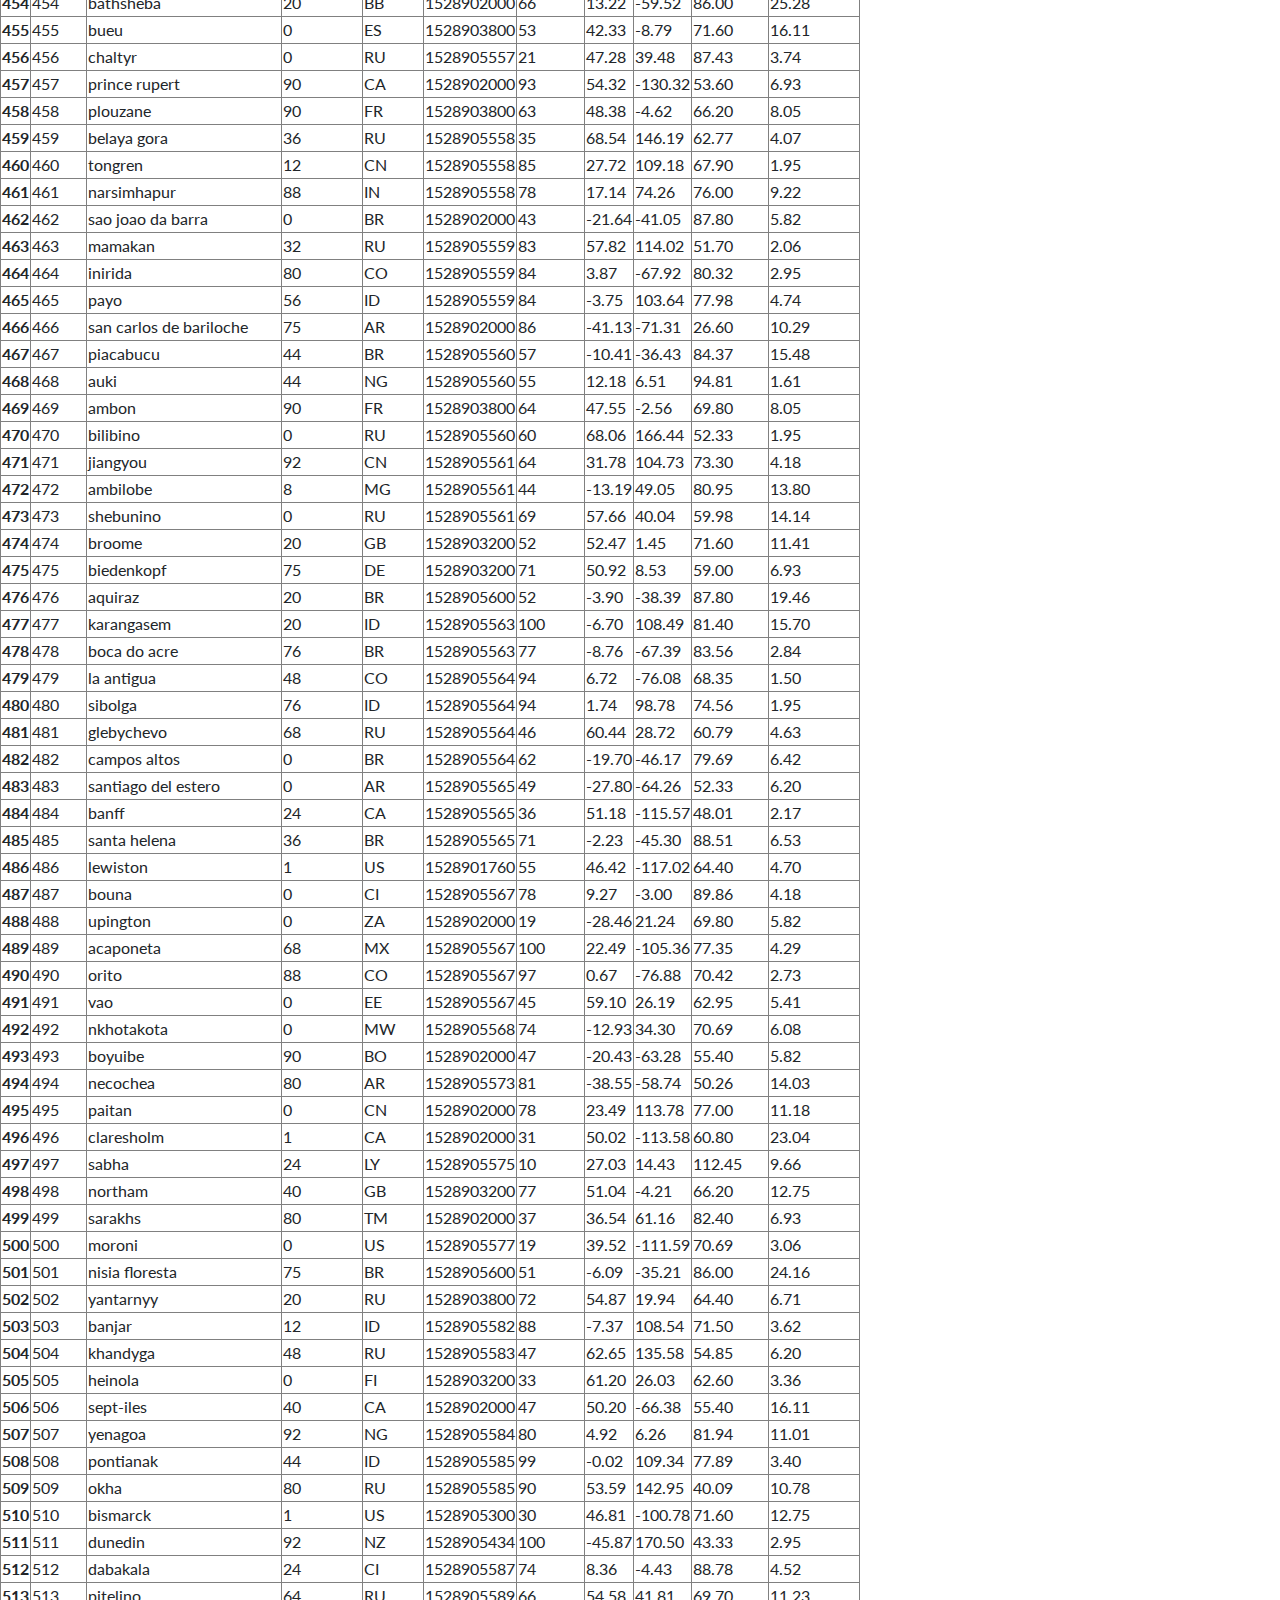
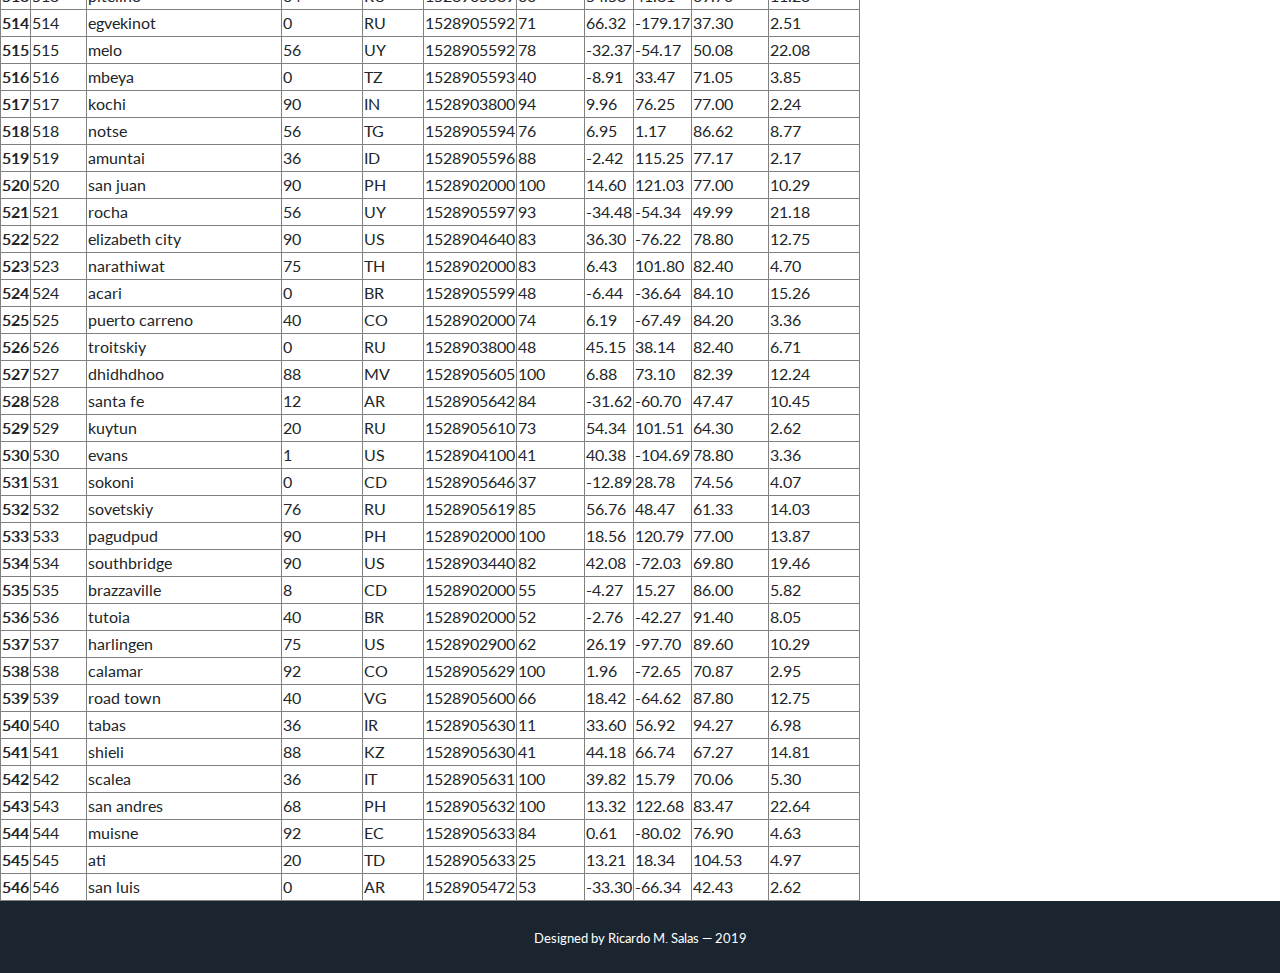
<file: dataframe.html>
<!DOCTYPE html>
<html lang="en">

<head>

  <meta charset="utf-8">
  <meta name="viewport" content="width=device-width, initial-scale=1, shrink-to-fit=no">
  <meta name="description" content="">
  <meta name="author" content="">

  <title>Data</title>


  <script src="https://code.jquery.com/jquery-3.3.1.slim.min.js" integrity="sha384-q8i/X+965DzO0rT7abK41JStQIAqVgRVzpbzo5smXKp4YfRvH+8abtTE1Pi6jizo" crossorigin="anonymous"></script>
  <script src="https://cdnjs.cloudflare.com/ajax/libs/popper.js/1.14.7/umd/popper.min.js" integrity="sha384-UO2eT0CpHqdSJQ6hJty5KVphtPhzWj9WO1clHTMGa3JDZwrnQq4sF86dIHNDz0W1" crossorigin="anonymous"></script>
  <script src="https://stackpath.bootstrapcdn.com/bootstrap/4.3.1/js/bootstrap.min.js" integrity="sha384-JjSmVgyd0p3pXB1rRibZUAYoIIy6OrQ6VrjIEaFf/nJGzIxFDsf4x0xIM+B07jRM" crossorigin="anonymous"></script>
  <script src="https://cdnjs.cloudflare.com/ajax/libs/jquery/3.3.1/jquery.min.js"></script>
  <script src="https://cdnjs.cloudflare.com/ajax/libs/twitter-bootstrap/3.3.7/js/bootstrap.min.js"></script>

  <script> type = "text/javascript"; src = "freelancer.min.js"</script>
  <link rel="stylesheet" href="https://stackpath.bootstrapcdn.com/bootstrap/4.3.1/css/bootstrap.min.css"
    integrity="sha384-ggOyR0iXCbMQv3Xipma34MD+dH/1fQ784/j6cY/iJTQUOhcWr7x9JvoRxT2MZw1T" crossorigin="anonymous">
  <!-- Custom fonts for this theme -->
  <link href="Harry_Styles.css" rel="stylesheet" type="text/css">
  <link href="https://fonts.googleapis.com/css?family=Montserrat:400,700" rel="stylesheet" type="text/css">
  <link href="https://fonts.googleapis.com/css?family=Lato:400,700,400italic,700italic" rel="stylesheet"
    type="text/css">

  <!-- Theme CSS -->
  <link href="Harry_Styles.css" rel="stylesheet">

</head>

<!-- Alt NAVBAR -->

<body id="page-top">
    <nav class="navbar navbar-expand-lg navbar-light bg-light">
      <a class="navbar-brand" href="index.html">Latitude</a>
      <button class="navbar-toggler" type="button" data-toggle="collapse" data-target="#navbarSupportedContent"
        aria-controls="navbarSupportedContent" aria-expanded="false" aria-label="Toggle navigation">
        <span class="navbar-toggler-icon"></span>
      </button>
  
      <div class="collapse navbar-collapse" id="navbarSupportedContent">
        <ul class="navbar-nav mr-auto">
          <li class="nav-item active">
            <a class="nav-link" href="dataframe.html">DATA <span class="sr-only">(current)</span></a>
          </li>
          <li class="nav-item">
            <a class="nav-link" href="Comparisons.html">COMPARISON</a>
          </li>
  
  
          <li class="nav-item dropdown">
            <a class="nav-link dropdown-toggle" href="index.html" id="navbarDropdown" role="button" aria-haspopup="true"
              data-toggle="dropdown" aria-haspopup="true" aria-expanded="false">
              PLOTS
            </a>
            <div class="dropdown-menu" aria-labelledby="navbarDropdown">
              <a class="dropdown-item" href="Max_Temp.html">Max Temp</a>
              <a class="dropdown-item" href="Cloudiness.html">Cloudiness</a>
              <a class="dropdown-item" href="Wind_Speed.html">Wind Speed</a>
              <a class="dropdown-item" href="Humidity.html">Humidity</a>
            </div>
          </li>
        </ul>
      </div>
    </nav>
  <!-- Masthead -->
  <header class="masthead bg-primary text-white text-center">
    <div class="container d-flex align-items-center flex-column">

      <!-- Masthead Heading -->
      <h1 class="masthead-heading text-uppercase mb-0">The Data</h1>

      <!-- Icon Divider -->
      <div class="divider-custom divider-light">
        <div class="divider-custom-line"></div>
        <div class="divider-custom-icon">
        </div>
        <div class="divider-custom-line"></div>
      </div>


    </div>
  </header>
<br>
<br>

<table border="1" class="dataframe">
  <thead>
    <tr style="text-align: right;">
      <th></th>
      <th>City_ID</th>
      <th>City</th>
      <th>Cloudiness</th>
      <th>Country</th>
      <th>Date</th>
      <th>Humidity</th>
      <th>Lat</th>
      <th>Lng</th>
      <th>Max Temp</th>
      <th>Wind Speed</th>
    </tr>
  </thead>
  <tbody>
    <tr>
      <th>0</th>
      <td>0</td>
      <td>jacareacanga</td>
      <td>0</td>
      <td>BR</td>
      <td>1528902000</td>
      <td>62</td>
      <td>-6.22</td>
      <td>-57.76</td>
      <td>89.60</td>
      <td>6.93</td>
    </tr>
    <tr>
      <th>1</th>
      <td>1</td>
      <td>kaitangata</td>
      <td>100</td>
      <td>NZ</td>
      <td>1528905304</td>
      <td>94</td>
      <td>-46.28</td>
      <td>169.85</td>
      <td>42.61</td>
      <td>5.64</td>
    </tr>
    <tr>
      <th>2</th>
      <td>2</td>
      <td>goulburn</td>
      <td>20</td>
      <td>AU</td>
      <td>1528905078</td>
      <td>91</td>
      <td>-34.75</td>
      <td>149.72</td>
      <td>44.32</td>
      <td>10.11</td>
    </tr>
    <tr>
      <th>3</th>
      <td>3</td>
      <td>lata</td>
      <td>76</td>
      <td>IN</td>
      <td>1528905305</td>
      <td>89</td>
      <td>30.78</td>
      <td>78.62</td>
      <td>59.89</td>
      <td>0.94</td>
    </tr>
    <tr>
      <th>4</th>
      <td>4</td>
      <td>chokurdakh</td>
      <td>0</td>
      <td>RU</td>
      <td>1528905306</td>
      <td>88</td>
      <td>70.62</td>
      <td>147.90</td>
      <td>32.17</td>
      <td>2.95</td>
    </tr>
    <tr>
      <th>5</th>
      <td>5</td>
      <td>martyush</td>
      <td>92</td>
      <td>RU</td>
      <td>1528905306</td>
      <td>94</td>
      <td>56.40</td>
      <td>61.89</td>
      <td>55.03</td>
      <td>9.33</td>
    </tr>
    <tr>
      <th>6</th>
      <td>6</td>
      <td>hobart</td>
      <td>20</td>
      <td>AU</td>
      <td>1528902000</td>
      <td>87</td>
      <td>-42.88</td>
      <td>147.33</td>
      <td>44.60</td>
      <td>8.05</td>
    </tr>
    <tr>
      <th>7</th>
      <td>7</td>
      <td>broken hill</td>
      <td>0</td>
      <td>AU</td>
      <td>1528905311</td>
      <td>88</td>
      <td>-31.97</td>
      <td>141.45</td>
      <td>44.50</td>
      <td>7.31</td>
    </tr>
    <tr>
      <th>8</th>
      <td>8</td>
      <td>harnosand</td>
      <td>0</td>
      <td>SE</td>
      <td>1528903200</td>
      <td>44</td>
      <td>62.63</td>
      <td>17.94</td>
      <td>60.80</td>
      <td>13.87</td>
    </tr>
    <tr>
      <th>9</th>
      <td>9</td>
      <td>tuatapere</td>
      <td>0</td>
      <td>NZ</td>
      <td>1528905312</td>
      <td>100</td>
      <td>-46.13</td>
      <td>167.69</td>
      <td>38.92</td>
      <td>3.40</td>
    </tr>
    <tr>
      <th>10</th>
      <td>10</td>
      <td>puerto ayora</td>
      <td>90</td>
      <td>EC</td>
      <td>1528902000</td>
      <td>69</td>
      <td>-0.74</td>
      <td>-90.35</td>
      <td>77.00</td>
      <td>13.87</td>
    </tr>
    <tr>
      <th>11</th>
      <td>11</td>
      <td>havre-saint-pierre</td>
      <td>75</td>
      <td>CA</td>
      <td>1528902000</td>
      <td>58</td>
      <td>50.23</td>
      <td>-63.60</td>
      <td>53.60</td>
      <td>19.46</td>
    </tr>
    <tr>
      <th>12</th>
      <td>12</td>
      <td>punta arenas</td>
      <td>0</td>
      <td>CL</td>
      <td>1528902000</td>
      <td>100</td>
      <td>-53.16</td>
      <td>-70.91</td>
      <td>35.60</td>
      <td>9.17</td>
    </tr>
    <tr>
      <th>13</th>
      <td>13</td>
      <td>tasiilaq</td>
      <td>75</td>
      <td>GL</td>
      <td>1528901400</td>
      <td>60</td>
      <td>65.61</td>
      <td>-37.64</td>
      <td>39.20</td>
      <td>2.24</td>
    </tr>
    <tr>
      <th>14</th>
      <td>14</td>
      <td>chapais</td>
      <td>40</td>
      <td>CA</td>
      <td>1528902000</td>
      <td>38</td>
      <td>49.78</td>
      <td>-74.86</td>
      <td>59.00</td>
      <td>10.29</td>
    </tr>
    <tr>
      <th>15</th>
      <td>15</td>
      <td>avarua</td>
      <td>40</td>
      <td>CK</td>
      <td>1528902000</td>
      <td>56</td>
      <td>-21.21</td>
      <td>-159.78</td>
      <td>73.40</td>
      <td>10.29</td>
    </tr>
    <tr>
      <th>16</th>
      <td>16</td>
      <td>hofn</td>
      <td>75</td>
      <td>IS</td>
      <td>1528902000</td>
      <td>87</td>
      <td>64.25</td>
      <td>-15.21</td>
      <td>51.80</td>
      <td>8.05</td>
    </tr>
    <tr>
      <th>17</th>
      <td>17</td>
      <td>yukamenskoye</td>
      <td>92</td>
      <td>RU</td>
      <td>1528905315</td>
      <td>98</td>
      <td>57.89</td>
      <td>52.24</td>
      <td>56.65</td>
      <td>10.22</td>
    </tr>
    <tr>
      <th>18</th>
      <td>18</td>
      <td>khandbari</td>
      <td>80</td>
      <td>NP</td>
      <td>1528905315</td>
      <td>67</td>
      <td>27.38</td>
      <td>87.21</td>
      <td>44.59</td>
      <td>1.39</td>
    </tr>
    <tr>
      <th>19</th>
      <td>19</td>
      <td>bethel</td>
      <td>1</td>
      <td>US</td>
      <td>1528901580</td>
      <td>93</td>
      <td>60.79</td>
      <td>-161.76</td>
      <td>44.60</td>
      <td>8.05</td>
    </tr>
    <tr>
      <th>20</th>
      <td>20</td>
      <td>ushuaia</td>
      <td>75</td>
      <td>AR</td>
      <td>1528902000</td>
      <td>64</td>
      <td>-54.81</td>
      <td>-68.31</td>
      <td>41.00</td>
      <td>3.36</td>
    </tr>
    <tr>
      <th>21</th>
      <td>21</td>
      <td>east london</td>
      <td>0</td>
      <td>ZA</td>
      <td>1528902000</td>
      <td>37</td>
      <td>-33.02</td>
      <td>27.91</td>
      <td>69.80</td>
      <td>5.82</td>
    </tr>
    <tr>
      <th>22</th>
      <td>22</td>
      <td>bluff</td>
      <td>76</td>
      <td>AU</td>
      <td>1528905321</td>
      <td>76</td>
      <td>-23.58</td>
      <td>149.07</td>
      <td>61.96</td>
      <td>4.74</td>
    </tr>
    <tr>
      <th>23</th>
      <td>23</td>
      <td>mount isa</td>
      <td>75</td>
      <td>AU</td>
      <td>1528902000</td>
      <td>100</td>
      <td>-20.73</td>
      <td>139.49</td>
      <td>64.40</td>
      <td>3.29</td>
    </tr>
    <tr>
      <th>24</th>
      <td>24</td>
      <td>pevek</td>
      <td>0</td>
      <td>RU</td>
      <td>1528905321</td>
      <td>71</td>
      <td>69.70</td>
      <td>170.27</td>
      <td>36.94</td>
      <td>6.98</td>
    </tr>
    <tr>
      <th>25</th>
      <td>25</td>
      <td>gao</td>
      <td>24</td>
      <td>ML</td>
      <td>1528905321</td>
      <td>16</td>
      <td>16.28</td>
      <td>-0.04</td>
      <td>110.02</td>
      <td>4.97</td>
    </tr>
    <tr>
      <th>26</th>
      <td>26</td>
      <td>cabo san lucas</td>
      <td>75</td>
      <td>MX</td>
      <td>1528901160</td>
      <td>74</td>
      <td>22.89</td>
      <td>-109.91</td>
      <td>84.20</td>
      <td>10.29</td>
    </tr>
    <tr>
      <th>27</th>
      <td>27</td>
      <td>sao filipe</td>
      <td>0</td>
      <td>CV</td>
      <td>1528905323</td>
      <td>88</td>
      <td>14.90</td>
      <td>-24.50</td>
      <td>75.73</td>
      <td>13.02</td>
    </tr>
    <tr>
      <th>28</th>
      <td>28</td>
      <td>tiksi</td>
      <td>44</td>
      <td>RU</td>
      <td>1528905298</td>
      <td>58</td>
      <td>71.64</td>
      <td>128.87</td>
      <td>57.73</td>
      <td>10.11</td>
    </tr>
    <tr>
      <th>29</th>
      <td>29</td>
      <td>busselton</td>
      <td>92</td>
      <td>AU</td>
      <td>1528905323</td>
      <td>100</td>
      <td>-33.64</td>
      <td>115.35</td>
      <td>60.43</td>
      <td>10.56</td>
    </tr>
    <tr>
      <th>30</th>
      <td>30</td>
      <td>alofi</td>
      <td>76</td>
      <td>NU</td>
      <td>1528902000</td>
      <td>88</td>
      <td>-19.06</td>
      <td>-169.92</td>
      <td>71.60</td>
      <td>3.36</td>
    </tr>
    <tr>
      <th>31</th>
      <td>31</td>
      <td>ola</td>
      <td>75</td>
      <td>RU</td>
      <td>1528902000</td>
      <td>100</td>
      <td>59.58</td>
      <td>151.30</td>
      <td>42.80</td>
      <td>7.76</td>
    </tr>
    <tr>
      <th>32</th>
      <td>32</td>
      <td>atar</td>
      <td>20</td>
      <td>MR</td>
      <td>1528902000</td>
      <td>19</td>
      <td>20.52</td>
      <td>-13.05</td>
      <td>91.40</td>
      <td>9.17</td>
    </tr>
    <tr>
      <th>33</th>
      <td>33</td>
      <td>rikitea</td>
      <td>0</td>
      <td>PF</td>
      <td>1528905325</td>
      <td>100</td>
      <td>-23.12</td>
      <td>-134.97</td>
      <td>73.57</td>
      <td>8.66</td>
    </tr>
    <tr>
      <th>34</th>
      <td>34</td>
      <td>hermanus</td>
      <td>0</td>
      <td>ZA</td>
      <td>1528905325</td>
      <td>24</td>
      <td>-34.42</td>
      <td>19.24</td>
      <td>77.17</td>
      <td>8.66</td>
    </tr>
    <tr>
      <th>35</th>
      <td>35</td>
      <td>ponta delgada</td>
      <td>75</td>
      <td>PT</td>
      <td>1528903800</td>
      <td>88</td>
      <td>37.73</td>
      <td>-25.67</td>
      <td>71.60</td>
      <td>12.75</td>
    </tr>
    <tr>
      <th>36</th>
      <td>36</td>
      <td>bambari</td>
      <td>24</td>
      <td>CF</td>
      <td>1528905326</td>
      <td>84</td>
      <td>5.77</td>
      <td>20.68</td>
      <td>81.85</td>
      <td>7.65</td>
    </tr>
    <tr>
      <th>37</th>
      <td>37</td>
      <td>cap malheureux</td>
      <td>75</td>
      <td>MU</td>
      <td>1528902000</td>
      <td>69</td>
      <td>-19.98</td>
      <td>57.61</td>
      <td>75.20</td>
      <td>14.99</td>
    </tr>
    <tr>
      <th>38</th>
      <td>38</td>
      <td>puerto escondido</td>
      <td>75</td>
      <td>MX</td>
      <td>1528901100</td>
      <td>65</td>
      <td>15.86</td>
      <td>-97.07</td>
      <td>80.60</td>
      <td>3.36</td>
    </tr>
    <tr>
      <th>39</th>
      <td>39</td>
      <td>qaanaaq</td>
      <td>32</td>
      <td>GL</td>
      <td>1528905330</td>
      <td>100</td>
      <td>77.48</td>
      <td>-69.36</td>
      <td>31.45</td>
      <td>6.31</td>
    </tr>
    <tr>
      <th>40</th>
      <td>40</td>
      <td>new norfolk</td>
      <td>20</td>
      <td>AU</td>
      <td>1528902000</td>
      <td>87</td>
      <td>-42.78</td>
      <td>147.06</td>
      <td>44.60</td>
      <td>8.05</td>
    </tr>
    <tr>
      <th>41</th>
      <td>41</td>
      <td>najran</td>
      <td>40</td>
      <td>SA</td>
      <td>1528902000</td>
      <td>13</td>
      <td>17.54</td>
      <td>44.22</td>
      <td>98.60</td>
      <td>11.41</td>
    </tr>
    <tr>
      <th>42</th>
      <td>42</td>
      <td>isla mujeres</td>
      <td>90</td>
      <td>MX</td>
      <td>1528904340</td>
      <td>100</td>
      <td>21.23</td>
      <td>-86.73</td>
      <td>75.20</td>
      <td>16.11</td>
    </tr>
    <tr>
      <th>43</th>
      <td>43</td>
      <td>mar del plata</td>
      <td>0</td>
      <td>AR</td>
      <td>1528905297</td>
      <td>100</td>
      <td>-46.43</td>
      <td>-67.52</td>
      <td>32.53</td>
      <td>7.31</td>
    </tr>
    <tr>
      <th>44</th>
      <td>44</td>
      <td>provideniya</td>
      <td>0</td>
      <td>RU</td>
      <td>1528905332</td>
      <td>91</td>
      <td>64.42</td>
      <td>-173.23</td>
      <td>40.63</td>
      <td>10.78</td>
    </tr>
    <tr>
      <th>45</th>
      <td>45</td>
      <td>jamestown</td>
      <td>12</td>
      <td>AU</td>
      <td>1528905333</td>
      <td>88</td>
      <td>-33.21</td>
      <td>138.60</td>
      <td>43.15</td>
      <td>10.89</td>
    </tr>
    <tr>
      <th>46</th>
      <td>46</td>
      <td>medicine hat</td>
      <td>20</td>
      <td>CA</td>
      <td>1528902000</td>
      <td>34</td>
      <td>50.04</td>
      <td>-110.68</td>
      <td>66.20</td>
      <td>14.99</td>
    </tr>
    <tr>
      <th>47</th>
      <td>47</td>
      <td>katsuura</td>
      <td>8</td>
      <td>JP</td>
      <td>1528905334</td>
      <td>88</td>
      <td>33.93</td>
      <td>134.50</td>
      <td>62.05</td>
      <td>7.54</td>
    </tr>
    <tr>
      <th>48</th>
      <td>48</td>
      <td>aklavik</td>
      <td>20</td>
      <td>CA</td>
      <td>1528902000</td>
      <td>53</td>
      <td>68.22</td>
      <td>-135.01</td>
      <td>51.80</td>
      <td>11.41</td>
    </tr>
    <tr>
      <th>49</th>
      <td>49</td>
      <td>tuktoyaktuk</td>
      <td>20</td>
      <td>CA</td>
      <td>1528902000</td>
      <td>61</td>
      <td>69.44</td>
      <td>-133.03</td>
      <td>46.40</td>
      <td>6.93</td>
    </tr>
    <tr>
      <th>50</th>
      <td>50</td>
      <td>kapaa</td>
      <td>90</td>
      <td>US</td>
      <td>1528901760</td>
      <td>88</td>
      <td>22.08</td>
      <td>-159.32</td>
      <td>75.20</td>
      <td>14.99</td>
    </tr>
    <tr>
      <th>51</th>
      <td>51</td>
      <td>mildura</td>
      <td>0</td>
      <td>AU</td>
      <td>1528905300</td>
      <td>92</td>
      <td>-34.18</td>
      <td>142.16</td>
      <td>45.67</td>
      <td>9.66</td>
    </tr>
    <tr>
      <th>52</th>
      <td>52</td>
      <td>souillac</td>
      <td>75</td>
      <td>FR</td>
      <td>1528903800</td>
      <td>49</td>
      <td>45.60</td>
      <td>-0.60</td>
      <td>73.40</td>
      <td>10.29</td>
    </tr>
    <tr>
      <th>53</th>
      <td>53</td>
      <td>lorengau</td>
      <td>100</td>
      <td>PG</td>
      <td>1528905336</td>
      <td>100</td>
      <td>-2.02</td>
      <td>147.27</td>
      <td>80.59</td>
      <td>3.85</td>
    </tr>
    <tr>
      <th>54</th>
      <td>54</td>
      <td>praia</td>
      <td>20</td>
      <td>BR</td>
      <td>1528902000</td>
      <td>47</td>
      <td>-20.25</td>
      <td>-43.81</td>
      <td>82.40</td>
      <td>3.36</td>
    </tr>
    <tr>
      <th>55</th>
      <td>55</td>
      <td>port alfred</td>
      <td>0</td>
      <td>ZA</td>
      <td>1528905338</td>
      <td>50</td>
      <td>-33.59</td>
      <td>26.89</td>
      <td>76.54</td>
      <td>7.20</td>
    </tr>
    <tr>
      <th>56</th>
      <td>56</td>
      <td>barranca</td>
      <td>0</td>
      <td>PE</td>
      <td>1528905339</td>
      <td>98</td>
      <td>-10.75</td>
      <td>-77.76</td>
      <td>61.87</td>
      <td>9.89</td>
    </tr>
    <tr>
      <th>57</th>
      <td>57</td>
      <td>nome</td>
      <td>40</td>
      <td>US</td>
      <td>1528902900</td>
      <td>70</td>
      <td>30.04</td>
      <td>-94.42</td>
      <td>87.80</td>
      <td>3.36</td>
    </tr>
    <tr>
      <th>58</th>
      <td>58</td>
      <td>matay</td>
      <td>0</td>
      <td>EG</td>
      <td>1528905339</td>
      <td>23</td>
      <td>28.42</td>
      <td>30.79</td>
      <td>97.69</td>
      <td>6.98</td>
    </tr>
    <tr>
      <th>59</th>
      <td>59</td>
      <td>saskylakh</td>
      <td>48</td>
      <td>RU</td>
      <td>1528905339</td>
      <td>55</td>
      <td>71.97</td>
      <td>114.09</td>
      <td>59.53</td>
      <td>5.86</td>
    </tr>
    <tr>
      <th>60</th>
      <td>60</td>
      <td>itarema</td>
      <td>0</td>
      <td>BR</td>
      <td>1528905340</td>
      <td>61</td>
      <td>-2.92</td>
      <td>-39.92</td>
      <td>88.33</td>
      <td>12.57</td>
    </tr>
    <tr>
      <th>61</th>
      <td>61</td>
      <td>butaritari</td>
      <td>56</td>
      <td>KI</td>
      <td>1528905340</td>
      <td>100</td>
      <td>3.07</td>
      <td>172.79</td>
      <td>81.13</td>
      <td>7.31</td>
    </tr>
    <tr>
      <th>62</th>
      <td>62</td>
      <td>peniche</td>
      <td>20</td>
      <td>PT</td>
      <td>1528903800</td>
      <td>64</td>
      <td>39.36</td>
      <td>-9.38</td>
      <td>75.20</td>
      <td>12.75</td>
    </tr>
    <tr>
      <th>63</th>
      <td>63</td>
      <td>beloha</td>
      <td>0</td>
      <td>MG</td>
      <td>1528905340</td>
      <td>57</td>
      <td>-25.17</td>
      <td>45.06</td>
      <td>71.95</td>
      <td>16.37</td>
    </tr>
    <tr>
      <th>64</th>
      <td>64</td>
      <td>anadyr</td>
      <td>0</td>
      <td>RU</td>
      <td>1528902000</td>
      <td>57</td>
      <td>64.73</td>
      <td>177.51</td>
      <td>48.20</td>
      <td>4.47</td>
    </tr>
    <tr>
      <th>65</th>
      <td>65</td>
      <td>luderitz</td>
      <td>12</td>
      <td>NaN</td>
      <td>1528905342</td>
      <td>64</td>
      <td>-26.65</td>
      <td>15.16</td>
      <td>64.03</td>
      <td>17.38</td>
    </tr>
    <tr>
      <th>66</th>
      <td>66</td>
      <td>rochester</td>
      <td>1</td>
      <td>US</td>
      <td>1528902960</td>
      <td>37</td>
      <td>44.02</td>
      <td>-92.46</td>
      <td>73.40</td>
      <td>6.93</td>
    </tr>
    <tr>
      <th>67</th>
      <td>67</td>
      <td>bosaso</td>
      <td>0</td>
      <td>SO</td>
      <td>1528905347</td>
      <td>86</td>
      <td>11.28</td>
      <td>49.18</td>
      <td>89.77</td>
      <td>3.96</td>
    </tr>
    <tr>
      <th>68</th>
      <td>68</td>
      <td>faanui</td>
      <td>0</td>
      <td>PF</td>
      <td>1528905347</td>
      <td>100</td>
      <td>-16.48</td>
      <td>-151.75</td>
      <td>79.96</td>
      <td>11.79</td>
    </tr>
    <tr>
      <th>69</th>
      <td>69</td>
      <td>grindavik</td>
      <td>75</td>
      <td>IS</td>
      <td>1528902000</td>
      <td>70</td>
      <td>63.84</td>
      <td>-22.43</td>
      <td>48.20</td>
      <td>5.82</td>
    </tr>
    <tr>
      <th>70</th>
      <td>70</td>
      <td>margate</td>
      <td>20</td>
      <td>AU</td>
      <td>1528902000</td>
      <td>87</td>
      <td>-43.03</td>
      <td>147.26</td>
      <td>44.60</td>
      <td>8.05</td>
    </tr>
    <tr>
      <th>71</th>
      <td>71</td>
      <td>marsh harbour</td>
      <td>88</td>
      <td>BS</td>
      <td>1528905349</td>
      <td>95</td>
      <td>26.54</td>
      <td>-77.06</td>
      <td>82.39</td>
      <td>10.00</td>
    </tr>
    <tr>
      <th>72</th>
      <td>72</td>
      <td>comodoro rivadavia</td>
      <td>40</td>
      <td>AR</td>
      <td>1528902000</td>
      <td>60</td>
      <td>-45.87</td>
      <td>-67.48</td>
      <td>42.80</td>
      <td>9.17</td>
    </tr>
    <tr>
      <th>73</th>
      <td>73</td>
      <td>upernavik</td>
      <td>92</td>
      <td>GL</td>
      <td>1528905350</td>
      <td>100</td>
      <td>72.79</td>
      <td>-56.15</td>
      <td>29.29</td>
      <td>3.74</td>
    </tr>
    <tr>
      <th>74</th>
      <td>74</td>
      <td>uige</td>
      <td>0</td>
      <td>AO</td>
      <td>1528905350</td>
      <td>29</td>
      <td>-7.61</td>
      <td>15.06</td>
      <td>86.80</td>
      <td>3.18</td>
    </tr>
    <tr>
      <th>75</th>
      <td>75</td>
      <td>bredasdorp</td>
      <td>0</td>
      <td>ZA</td>
      <td>1528902000</td>
      <td>23</td>
      <td>-34.53</td>
      <td>20.04</td>
      <td>82.40</td>
      <td>5.82</td>
    </tr>
    <tr>
      <th>76</th>
      <td>76</td>
      <td>bodden town</td>
      <td>40</td>
      <td>KY</td>
      <td>1528902000</td>
      <td>78</td>
      <td>19.28</td>
      <td>-81.25</td>
      <td>80.60</td>
      <td>16.11</td>
    </tr>
    <tr>
      <th>77</th>
      <td>77</td>
      <td>guerrero negro</td>
      <td>44</td>
      <td>MX</td>
      <td>1528905350</td>
      <td>88</td>
      <td>27.97</td>
      <td>-114.04</td>
      <td>63.85</td>
      <td>3.74</td>
    </tr>
    <tr>
      <th>78</th>
      <td>78</td>
      <td>bilma</td>
      <td>0</td>
      <td>NE</td>
      <td>1528905351</td>
      <td>12</td>
      <td>18.69</td>
      <td>12.92</td>
      <td>110.47</td>
      <td>4.63</td>
    </tr>
    <tr>
      <th>79</th>
      <td>79</td>
      <td>carnarvon</td>
      <td>0</td>
      <td>ZA</td>
      <td>1528905351</td>
      <td>30</td>
      <td>-30.97</td>
      <td>22.13</td>
      <td>60.43</td>
      <td>14.25</td>
    </tr>
    <tr>
      <th>80</th>
      <td>80</td>
      <td>ponta do sol</td>
      <td>12</td>
      <td>BR</td>
      <td>1528905352</td>
      <td>72</td>
      <td>-20.63</td>
      <td>-46.00</td>
      <td>78.25</td>
      <td>3.96</td>
    </tr>
    <tr>
      <th>81</th>
      <td>81</td>
      <td>vila franca do campo</td>
      <td>75</td>
      <td>PT</td>
      <td>1528903800</td>
      <td>88</td>
      <td>37.72</td>
      <td>-25.43</td>
      <td>71.60</td>
      <td>12.75</td>
    </tr>
    <tr>
      <th>82</th>
      <td>82</td>
      <td>puerto del rosario</td>
      <td>20</td>
      <td>ES</td>
      <td>1528903800</td>
      <td>60</td>
      <td>28.50</td>
      <td>-13.86</td>
      <td>73.40</td>
      <td>17.22</td>
    </tr>
    <tr>
      <th>83</th>
      <td>83</td>
      <td>sitka</td>
      <td>20</td>
      <td>US</td>
      <td>1528905353</td>
      <td>92</td>
      <td>37.17</td>
      <td>-99.65</td>
      <td>74.02</td>
      <td>5.97</td>
    </tr>
    <tr>
      <th>84</th>
      <td>84</td>
      <td>camacha</td>
      <td>75</td>
      <td>PT</td>
      <td>1528903800</td>
      <td>72</td>
      <td>33.08</td>
      <td>-16.33</td>
      <td>68.00</td>
      <td>16.11</td>
    </tr>
    <tr>
      <th>85</th>
      <td>85</td>
      <td>saint-philippe</td>
      <td>1</td>
      <td>CA</td>
      <td>1528902900</td>
      <td>54</td>
      <td>45.36</td>
      <td>-73.48</td>
      <td>78.80</td>
      <td>11.41</td>
    </tr>
    <tr>
      <th>86</th>
      <td>86</td>
      <td>port blair</td>
      <td>92</td>
      <td>IN</td>
      <td>1528905357</td>
      <td>97</td>
      <td>11.67</td>
      <td>92.75</td>
      <td>84.37</td>
      <td>25.10</td>
    </tr>
    <tr>
      <th>87</th>
      <td>87</td>
      <td>albany</td>
      <td>90</td>
      <td>US</td>
      <td>1528903860</td>
      <td>68</td>
      <td>42.65</td>
      <td>-73.75</td>
      <td>69.80</td>
      <td>3.36</td>
    </tr>
    <tr>
      <th>88</th>
      <td>88</td>
      <td>barrow</td>
      <td>88</td>
      <td>AR</td>
      <td>1528905182</td>
      <td>72</td>
      <td>-38.31</td>
      <td>-60.23</td>
      <td>50.26</td>
      <td>8.21</td>
    </tr>
    <tr>
      <th>89</th>
      <td>89</td>
      <td>qorveh</td>
      <td>92</td>
      <td>IR</td>
      <td>1528905357</td>
      <td>22</td>
      <td>35.17</td>
      <td>47.80</td>
      <td>76.72</td>
      <td>3.18</td>
    </tr>
    <tr>
      <th>90</th>
      <td>90</td>
      <td>san jeronimo</td>
      <td>90</td>
      <td>PE</td>
      <td>1528902000</td>
      <td>81</td>
      <td>-13.65</td>
      <td>-73.37</td>
      <td>46.40</td>
      <td>2.39</td>
    </tr>
    <tr>
      <th>91</th>
      <td>91</td>
      <td>mataura</td>
      <td>24</td>
      <td>NZ</td>
      <td>1528905299</td>
      <td>79</td>
      <td>-46.19</td>
      <td>168.86</td>
      <td>25.69</td>
      <td>3.18</td>
    </tr>
    <tr>
      <th>92</th>
      <td>92</td>
      <td>buala</td>
      <td>64</td>
      <td>SB</td>
      <td>1528905359</td>
      <td>100</td>
      <td>-8.15</td>
      <td>159.59</td>
      <td>78.70</td>
      <td>4.18</td>
    </tr>
    <tr>
      <th>93</th>
      <td>93</td>
      <td>eyl</td>
      <td>20</td>
      <td>SO</td>
      <td>1528905359</td>
      <td>57</td>
      <td>7.98</td>
      <td>49.82</td>
      <td>86.62</td>
      <td>22.41</td>
    </tr>
    <tr>
      <th>94</th>
      <td>94</td>
      <td>abu dhabi</td>
      <td>0</td>
      <td>AE</td>
      <td>1528902000</td>
      <td>29</td>
      <td>24.47</td>
      <td>54.37</td>
      <td>98.60</td>
      <td>16.11</td>
    </tr>
    <tr>
      <th>95</th>
      <td>95</td>
      <td>tahe</td>
      <td>92</td>
      <td>CN</td>
      <td>1528905359</td>
      <td>98</td>
      <td>52.34</td>
      <td>124.71</td>
      <td>51.43</td>
      <td>2.17</td>
    </tr>
    <tr>
      <th>96</th>
      <td>96</td>
      <td>chuy</td>
      <td>80</td>
      <td>UY</td>
      <td>1528905099</td>
      <td>93</td>
      <td>-33.69</td>
      <td>-53.46</td>
      <td>52.87</td>
      <td>28.90</td>
    </tr>
    <tr>
      <th>97</th>
      <td>97</td>
      <td>dzerzhinskoye</td>
      <td>8</td>
      <td>RU</td>
      <td>1528905360</td>
      <td>69</td>
      <td>56.84</td>
      <td>95.22</td>
      <td>65.11</td>
      <td>3.85</td>
    </tr>
    <tr>
      <th>98</th>
      <td>98</td>
      <td>vanavara</td>
      <td>0</td>
      <td>RU</td>
      <td>1528905360</td>
      <td>50</td>
      <td>60.35</td>
      <td>102.28</td>
      <td>64.21</td>
      <td>5.64</td>
    </tr>
    <tr>
      <th>99</th>
      <td>99</td>
      <td>muros</td>
      <td>40</td>
      <td>ES</td>
      <td>1528903800</td>
      <td>72</td>
      <td>42.77</td>
      <td>-9.06</td>
      <td>66.20</td>
      <td>10.29</td>
    </tr>
    <tr>
      <th>100</th>
      <td>100</td>
      <td>auchel</td>
      <td>0</td>
      <td>FR</td>
      <td>1528903800</td>
      <td>49</td>
      <td>50.51</td>
      <td>2.47</td>
      <td>68.00</td>
      <td>3.36</td>
    </tr>
    <tr>
      <th>101</th>
      <td>101</td>
      <td>bubaque</td>
      <td>40</td>
      <td>GW</td>
      <td>1528902000</td>
      <td>55</td>
      <td>11.28</td>
      <td>-15.83</td>
      <td>91.40</td>
      <td>11.41</td>
    </tr>
    <tr>
      <th>102</th>
      <td>102</td>
      <td>khatanga</td>
      <td>8</td>
      <td>RU</td>
      <td>1528905361</td>
      <td>65</td>
      <td>71.98</td>
      <td>102.47</td>
      <td>60.97</td>
      <td>4.63</td>
    </tr>
    <tr>
      <th>103</th>
      <td>103</td>
      <td>los banos</td>
      <td>1</td>
      <td>US</td>
      <td>1528904100</td>
      <td>67</td>
      <td>37.06</td>
      <td>-120.85</td>
      <td>75.20</td>
      <td>4.74</td>
    </tr>
    <tr>
      <th>104</th>
      <td>104</td>
      <td>labuhan</td>
      <td>12</td>
      <td>ID</td>
      <td>1528905361</td>
      <td>95</td>
      <td>-2.54</td>
      <td>115.51</td>
      <td>72.94</td>
      <td>1.83</td>
    </tr>
    <tr>
      <th>105</th>
      <td>105</td>
      <td>saint-paul</td>
      <td>75</td>
      <td>FR</td>
      <td>1528903800</td>
      <td>56</td>
      <td>45.22</td>
      <td>1.90</td>
      <td>68.00</td>
      <td>14.99</td>
    </tr>
    <tr>
      <th>106</th>
      <td>106</td>
      <td>petatlan</td>
      <td>90</td>
      <td>MX</td>
      <td>1528901220</td>
      <td>74</td>
      <td>17.52</td>
      <td>-101.27</td>
      <td>84.20</td>
      <td>1.83</td>
    </tr>
    <tr>
      <th>107</th>
      <td>107</td>
      <td>baykit</td>
      <td>36</td>
      <td>RU</td>
      <td>1528905366</td>
      <td>68</td>
      <td>61.68</td>
      <td>96.39</td>
      <td>63.94</td>
      <td>4.29</td>
    </tr>
    <tr>
      <th>108</th>
      <td>108</td>
      <td>dalby</td>
      <td>75</td>
      <td>AU</td>
      <td>1528902000</td>
      <td>93</td>
      <td>-27.18</td>
      <td>151.26</td>
      <td>53.60</td>
      <td>2.24</td>
    </tr>
    <tr>
      <th>109</th>
      <td>109</td>
      <td>yellowknife</td>
      <td>90</td>
      <td>CA</td>
      <td>1528902540</td>
      <td>93</td>
      <td>62.45</td>
      <td>-114.38</td>
      <td>46.40</td>
      <td>8.05</td>
    </tr>
    <tr>
      <th>110</th>
      <td>110</td>
      <td>hilo</td>
      <td>75</td>
      <td>US</td>
      <td>1528901580</td>
      <td>88</td>
      <td>19.71</td>
      <td>-155.08</td>
      <td>66.20</td>
      <td>5.82</td>
    </tr>
    <tr>
      <th>111</th>
      <td>111</td>
      <td>turukhansk</td>
      <td>36</td>
      <td>RU</td>
      <td>1528905297</td>
      <td>76</td>
      <td>65.80</td>
      <td>87.96</td>
      <td>66.37</td>
      <td>6.42</td>
    </tr>
    <tr>
      <th>112</th>
      <td>112</td>
      <td>dingle</td>
      <td>68</td>
      <td>PH</td>
      <td>1528905368</td>
      <td>82</td>
      <td>11.00</td>
      <td>122.67</td>
      <td>79.96</td>
      <td>8.21</td>
    </tr>
    <tr>
      <th>113</th>
      <td>113</td>
      <td>dillon</td>
      <td>1</td>
      <td>US</td>
      <td>1528901580</td>
      <td>44</td>
      <td>45.22</td>
      <td>-112.64</td>
      <td>57.20</td>
      <td>5.82</td>
    </tr>
    <tr>
      <th>114</th>
      <td>114</td>
      <td>labytnangi</td>
      <td>64</td>
      <td>RU</td>
      <td>1528905370</td>
      <td>75</td>
      <td>66.66</td>
      <td>66.39</td>
      <td>47.11</td>
      <td>17.49</td>
    </tr>
    <tr>
      <th>115</th>
      <td>115</td>
      <td>gigmoto</td>
      <td>36</td>
      <td>PH</td>
      <td>1528905370</td>
      <td>98</td>
      <td>13.78</td>
      <td>124.39</td>
      <td>83.56</td>
      <td>17.60</td>
    </tr>
    <tr>
      <th>116</th>
      <td>116</td>
      <td>nouakchott</td>
      <td>68</td>
      <td>MR</td>
      <td>1528905371</td>
      <td>76</td>
      <td>18.08</td>
      <td>-15.98</td>
      <td>76.72</td>
      <td>1.39</td>
    </tr>
    <tr>
      <th>117</th>
      <td>117</td>
      <td>rumoi</td>
      <td>92</td>
      <td>JP</td>
      <td>1528905371</td>
      <td>100</td>
      <td>43.93</td>
      <td>141.67</td>
      <td>44.41</td>
      <td>8.10</td>
    </tr>
    <tr>
      <th>118</th>
      <td>118</td>
      <td>dikson</td>
      <td>32</td>
      <td>RU</td>
      <td>1528905373</td>
      <td>100</td>
      <td>73.51</td>
      <td>80.55</td>
      <td>31.09</td>
      <td>13.13</td>
    </tr>
    <tr>
      <th>119</th>
      <td>119</td>
      <td>chinsali</td>
      <td>0</td>
      <td>ZM</td>
      <td>1528905377</td>
      <td>36</td>
      <td>-10.55</td>
      <td>32.07</td>
      <td>73.39</td>
      <td>9.22</td>
    </tr>
    <tr>
      <th>120</th>
      <td>120</td>
      <td>georgetown</td>
      <td>75</td>
      <td>GY</td>
      <td>1528902000</td>
      <td>78</td>
      <td>6.80</td>
      <td>-58.16</td>
      <td>82.40</td>
      <td>9.17</td>
    </tr>
    <tr>
      <th>121</th>
      <td>121</td>
      <td>tooele</td>
      <td>1</td>
      <td>US</td>
      <td>1528902900</td>
      <td>35</td>
      <td>40.53</td>
      <td>-112.30</td>
      <td>73.40</td>
      <td>9.17</td>
    </tr>
    <tr>
      <th>122</th>
      <td>122</td>
      <td>nikolskoye</td>
      <td>40</td>
      <td>RU</td>
      <td>1528902000</td>
      <td>41</td>
      <td>59.70</td>
      <td>30.79</td>
      <td>60.80</td>
      <td>4.47</td>
    </tr>
    <tr>
      <th>123</th>
      <td>123</td>
      <td>bodo</td>
      <td>80</td>
      <td>CI</td>
      <td>1528905379</td>
      <td>66</td>
      <td>5.91</td>
      <td>-4.68</td>
      <td>87.70</td>
      <td>8.21</td>
    </tr>
    <tr>
      <th>124</th>
      <td>124</td>
      <td>minador do negrao</td>
      <td>32</td>
      <td>BR</td>
      <td>1528905379</td>
      <td>80</td>
      <td>-9.31</td>
      <td>-36.86</td>
      <td>76.81</td>
      <td>13.24</td>
    </tr>
    <tr>
      <th>125</th>
      <td>125</td>
      <td>sambava</td>
      <td>88</td>
      <td>MG</td>
      <td>1528905379</td>
      <td>100</td>
      <td>-14.27</td>
      <td>50.17</td>
      <td>77.35</td>
      <td>19.73</td>
    </tr>
    <tr>
      <th>126</th>
      <td>126</td>
      <td>yerbogachen</td>
      <td>0</td>
      <td>RU</td>
      <td>1528905380</td>
      <td>44</td>
      <td>61.28</td>
      <td>108.01</td>
      <td>64.93</td>
      <td>7.43</td>
    </tr>
    <tr>
      <th>127</th>
      <td>127</td>
      <td>kahului</td>
      <td>1</td>
      <td>US</td>
      <td>1528901760</td>
      <td>93</td>
      <td>20.89</td>
      <td>-156.47</td>
      <td>66.20</td>
      <td>3.36</td>
    </tr>
    <tr>
      <th>128</th>
      <td>128</td>
      <td>clyde river</td>
      <td>75</td>
      <td>CA</td>
      <td>1528902660</td>
      <td>100</td>
      <td>70.47</td>
      <td>-68.59</td>
      <td>35.60</td>
      <td>21.92</td>
    </tr>
    <tr>
      <th>129</th>
      <td>129</td>
      <td>ancud</td>
      <td>20</td>
      <td>CL</td>
      <td>1528905381</td>
      <td>90</td>
      <td>-41.87</td>
      <td>-73.83</td>
      <td>39.10</td>
      <td>2.73</td>
    </tr>
    <tr>
      <th>130</th>
      <td>130</td>
      <td>beringovskiy</td>
      <td>0</td>
      <td>RU</td>
      <td>1528905381</td>
      <td>88</td>
      <td>63.05</td>
      <td>179.32</td>
      <td>39.37</td>
      <td>3.40</td>
    </tr>
    <tr>
      <th>131</th>
      <td>131</td>
      <td>majene</td>
      <td>32</td>
      <td>ID</td>
      <td>1528905382</td>
      <td>100</td>
      <td>-3.54</td>
      <td>118.97</td>
      <td>81.85</td>
      <td>11.01</td>
    </tr>
    <tr>
      <th>132</th>
      <td>132</td>
      <td>ahar</td>
      <td>36</td>
      <td>IR</td>
      <td>1528905382</td>
      <td>62</td>
      <td>38.48</td>
      <td>47.07</td>
      <td>62.77</td>
      <td>3.74</td>
    </tr>
    <tr>
      <th>133</th>
      <td>133</td>
      <td>ilhabela</td>
      <td>80</td>
      <td>BR</td>
      <td>1528905382</td>
      <td>98</td>
      <td>-23.78</td>
      <td>-45.36</td>
      <td>72.85</td>
      <td>2.28</td>
    </tr>
    <tr>
      <th>134</th>
      <td>134</td>
      <td>listvyagi</td>
      <td>0</td>
      <td>RU</td>
      <td>1528905382</td>
      <td>78</td>
      <td>53.68</td>
      <td>86.95</td>
      <td>65.11</td>
      <td>2.06</td>
    </tr>
    <tr>
      <th>135</th>
      <td>135</td>
      <td>skjervoy</td>
      <td>40</td>
      <td>NO</td>
      <td>1528903200</td>
      <td>65</td>
      <td>70.03</td>
      <td>20.97</td>
      <td>44.60</td>
      <td>10.29</td>
    </tr>
    <tr>
      <th>136</th>
      <td>136</td>
      <td>cape town</td>
      <td>0</td>
      <td>ZA</td>
      <td>1528902000</td>
      <td>35</td>
      <td>-33.93</td>
      <td>18.42</td>
      <td>73.40</td>
      <td>9.17</td>
    </tr>
    <tr>
      <th>137</th>
      <td>137</td>
      <td>iqaluit</td>
      <td>90</td>
      <td>CA</td>
      <td>1528902000</td>
      <td>96</td>
      <td>63.75</td>
      <td>-68.52</td>
      <td>35.60</td>
      <td>20.80</td>
    </tr>
    <tr>
      <th>138</th>
      <td>138</td>
      <td>fort-shevchenko</td>
      <td>0</td>
      <td>KZ</td>
      <td>1528905387</td>
      <td>59</td>
      <td>44.51</td>
      <td>50.26</td>
      <td>74.20</td>
      <td>3.62</td>
    </tr>
    <tr>
      <th>139</th>
      <td>139</td>
      <td>severo-kurilsk</td>
      <td>92</td>
      <td>RU</td>
      <td>1528905387</td>
      <td>100</td>
      <td>50.68</td>
      <td>156.12</td>
      <td>38.02</td>
      <td>16.26</td>
    </tr>
    <tr>
      <th>140</th>
      <td>140</td>
      <td>arraial do cabo</td>
      <td>0</td>
      <td>BR</td>
      <td>1528905600</td>
      <td>65</td>
      <td>-22.97</td>
      <td>-42.02</td>
      <td>80.60</td>
      <td>4.70</td>
    </tr>
    <tr>
      <th>141</th>
      <td>141</td>
      <td>torbay</td>
      <td>90</td>
      <td>CA</td>
      <td>1528903560</td>
      <td>93</td>
      <td>47.66</td>
      <td>-52.73</td>
      <td>50.00</td>
      <td>19.46</td>
    </tr>
    <tr>
      <th>142</th>
      <td>142</td>
      <td>ahipara</td>
      <td>88</td>
      <td>NZ</td>
      <td>1528905388</td>
      <td>91</td>
      <td>-35.17</td>
      <td>173.16</td>
      <td>56.65</td>
      <td>9.66</td>
    </tr>
    <tr>
      <th>143</th>
      <td>143</td>
      <td>bandarbeyla</td>
      <td>0</td>
      <td>SO</td>
      <td>1528905389</td>
      <td>79</td>
      <td>9.49</td>
      <td>50.81</td>
      <td>79.15</td>
      <td>32.93</td>
    </tr>
    <tr>
      <th>144</th>
      <td>144</td>
      <td>vuktyl</td>
      <td>92</td>
      <td>RU</td>
      <td>1528905389</td>
      <td>96</td>
      <td>63.86</td>
      <td>57.31</td>
      <td>52.60</td>
      <td>7.43</td>
    </tr>
    <tr>
      <th>145</th>
      <td>145</td>
      <td>caravelas</td>
      <td>0</td>
      <td>BR</td>
      <td>1528905390</td>
      <td>98</td>
      <td>-17.73</td>
      <td>-39.27</td>
      <td>77.62</td>
      <td>10.45</td>
    </tr>
    <tr>
      <th>146</th>
      <td>146</td>
      <td>waipawa</td>
      <td>92</td>
      <td>NZ</td>
      <td>1528905390</td>
      <td>94</td>
      <td>-39.94</td>
      <td>176.59</td>
      <td>50.89</td>
      <td>9.44</td>
    </tr>
    <tr>
      <th>147</th>
      <td>147</td>
      <td>khomutovo</td>
      <td>0</td>
      <td>RU</td>
      <td>1528905390</td>
      <td>65</td>
      <td>52.85</td>
      <td>37.45</td>
      <td>72.31</td>
      <td>5.97</td>
    </tr>
    <tr>
      <th>148</th>
      <td>148</td>
      <td>acajutla</td>
      <td>40</td>
      <td>SV</td>
      <td>1528901400</td>
      <td>79</td>
      <td>13.59</td>
      <td>-89.83</td>
      <td>84.20</td>
      <td>1.12</td>
    </tr>
    <tr>
      <th>149</th>
      <td>149</td>
      <td>buritis</td>
      <td>0</td>
      <td>BR</td>
      <td>1528905391</td>
      <td>53</td>
      <td>-15.62</td>
      <td>-46.42</td>
      <td>83.74</td>
      <td>6.87</td>
    </tr>
    <tr>
      <th>150</th>
      <td>150</td>
      <td>meulaboh</td>
      <td>48</td>
      <td>ID</td>
      <td>1528905392</td>
      <td>100</td>
      <td>4.14</td>
      <td>96.13</td>
      <td>82.03</td>
      <td>3.40</td>
    </tr>
    <tr>
      <th>151</th>
      <td>151</td>
      <td>vaini</td>
      <td>100</td>
      <td>IN</td>
      <td>1528905392</td>
      <td>98</td>
      <td>15.34</td>
      <td>74.49</td>
      <td>70.42</td>
      <td>4.29</td>
    </tr>
    <tr>
      <th>152</th>
      <td>152</td>
      <td>teya</td>
      <td>75</td>
      <td>MX</td>
      <td>1528901400</td>
      <td>66</td>
      <td>21.05</td>
      <td>-89.07</td>
      <td>86.00</td>
      <td>13.87</td>
    </tr>
    <tr>
      <th>153</th>
      <td>153</td>
      <td>bambous virieux</td>
      <td>75</td>
      <td>MU</td>
      <td>1528902000</td>
      <td>69</td>
      <td>-20.34</td>
      <td>57.76</td>
      <td>75.20</td>
      <td>14.99</td>
    </tr>
    <tr>
      <th>154</th>
      <td>154</td>
      <td>zaragoza</td>
      <td>20</td>
      <td>ES</td>
      <td>1528903800</td>
      <td>49</td>
      <td>41.65</td>
      <td>-0.88</td>
      <td>77.00</td>
      <td>28.86</td>
    </tr>
    <tr>
      <th>155</th>
      <td>155</td>
      <td>thompson</td>
      <td>75</td>
      <td>CA</td>
      <td>1528902600</td>
      <td>76</td>
      <td>55.74</td>
      <td>-97.86</td>
      <td>57.20</td>
      <td>3.36</td>
    </tr>
    <tr>
      <th>156</th>
      <td>156</td>
      <td>kodiak</td>
      <td>1</td>
      <td>US</td>
      <td>1528901580</td>
      <td>50</td>
      <td>39.95</td>
      <td>-94.76</td>
      <td>75.20</td>
      <td>13.87</td>
    </tr>
    <tr>
      <th>157</th>
      <td>157</td>
      <td>nsanje</td>
      <td>92</td>
      <td>MZ</td>
      <td>1528905397</td>
      <td>84</td>
      <td>-16.92</td>
      <td>35.26</td>
      <td>70.33</td>
      <td>4.18</td>
    </tr>
    <tr>
      <th>158</th>
      <td>158</td>
      <td>the pas</td>
      <td>1</td>
      <td>CA</td>
      <td>1528902000</td>
      <td>63</td>
      <td>53.82</td>
      <td>-101.24</td>
      <td>60.80</td>
      <td>10.29</td>
    </tr>
    <tr>
      <th>159</th>
      <td>159</td>
      <td>masalli</td>
      <td>12</td>
      <td>KR</td>
      <td>1528902000</td>
      <td>77</td>
      <td>34.80</td>
      <td>126.66</td>
      <td>68.00</td>
      <td>9.17</td>
    </tr>
    <tr>
      <th>160</th>
      <td>160</td>
      <td>talnakh</td>
      <td>20</td>
      <td>RU</td>
      <td>1528905398</td>
      <td>100</td>
      <td>69.49</td>
      <td>88.39</td>
      <td>42.79</td>
      <td>3.18</td>
    </tr>
    <tr>
      <th>161</th>
      <td>161</td>
      <td>ilulissat</td>
      <td>90</td>
      <td>GL</td>
      <td>1528901400</td>
      <td>97</td>
      <td>69.22</td>
      <td>-51.10</td>
      <td>32.00</td>
      <td>4.70</td>
    </tr>
    <tr>
      <th>162</th>
      <td>162</td>
      <td>vallenar</td>
      <td>0</td>
      <td>CL</td>
      <td>1528905399</td>
      <td>56</td>
      <td>-28.58</td>
      <td>-70.76</td>
      <td>54.40</td>
      <td>1.28</td>
    </tr>
    <tr>
      <th>163</th>
      <td>163</td>
      <td>cap-aux-meules</td>
      <td>40</td>
      <td>CA</td>
      <td>1528902000</td>
      <td>62</td>
      <td>47.38</td>
      <td>-61.86</td>
      <td>51.80</td>
      <td>20.80</td>
    </tr>
    <tr>
      <th>164</th>
      <td>164</td>
      <td>san quintin</td>
      <td>90</td>
      <td>PH</td>
      <td>1528902000</td>
      <td>100</td>
      <td>17.54</td>
      <td>120.52</td>
      <td>77.00</td>
      <td>13.87</td>
    </tr>
    <tr>
      <th>165</th>
      <td>165</td>
      <td>victoria</td>
      <td>75</td>
      <td>BN</td>
      <td>1528902000</td>
      <td>94</td>
      <td>5.28</td>
      <td>115.24</td>
      <td>80.60</td>
      <td>1.12</td>
    </tr>
    <tr>
      <th>166</th>
      <td>166</td>
      <td>okhotsk</td>
      <td>12</td>
      <td>RU</td>
      <td>1528905400</td>
      <td>100</td>
      <td>59.36</td>
      <td>143.24</td>
      <td>38.02</td>
      <td>2.17</td>
    </tr>
    <tr>
      <th>167</th>
      <td>167</td>
      <td>bonavista</td>
      <td>92</td>
      <td>CA</td>
      <td>1528905401</td>
      <td>82</td>
      <td>48.65</td>
      <td>-53.11</td>
      <td>46.57</td>
      <td>22.97</td>
    </tr>
    <tr>
      <th>168</th>
      <td>168</td>
      <td>manokwari</td>
      <td>80</td>
      <td>ID</td>
      <td>1528905401</td>
      <td>100</td>
      <td>-0.87</td>
      <td>134.08</td>
      <td>78.07</td>
      <td>8.10</td>
    </tr>
    <tr>
      <th>169</th>
      <td>169</td>
      <td>lebu</td>
      <td>92</td>
      <td>ET</td>
      <td>1528905404</td>
      <td>100</td>
      <td>8.96</td>
      <td>38.73</td>
      <td>55.30</td>
      <td>0.72</td>
    </tr>
    <tr>
      <th>170</th>
      <td>170</td>
      <td>qostanay</td>
      <td>75</td>
      <td>KZ</td>
      <td>1528902000</td>
      <td>54</td>
      <td>53.17</td>
      <td>63.58</td>
      <td>59.00</td>
      <td>6.71</td>
    </tr>
    <tr>
      <th>171</th>
      <td>171</td>
      <td>victor harbor</td>
      <td>75</td>
      <td>AU</td>
      <td>1528902000</td>
      <td>82</td>
      <td>-35.55</td>
      <td>138.62</td>
      <td>55.40</td>
      <td>17.22</td>
    </tr>
    <tr>
      <th>172</th>
      <td>172</td>
      <td>kamenka</td>
      <td>12</td>
      <td>RU</td>
      <td>1528905405</td>
      <td>98</td>
      <td>53.19</td>
      <td>44.05</td>
      <td>61.60</td>
      <td>9.44</td>
    </tr>
    <tr>
      <th>173</th>
      <td>173</td>
      <td>cherskiy</td>
      <td>8</td>
      <td>RU</td>
      <td>1528905405</td>
      <td>48</td>
      <td>68.75</td>
      <td>161.30</td>
      <td>55.21</td>
      <td>3.18</td>
    </tr>
    <tr>
      <th>174</th>
      <td>174</td>
      <td>kimbe</td>
      <td>92</td>
      <td>PG</td>
      <td>1528905405</td>
      <td>100</td>
      <td>-5.56</td>
      <td>150.15</td>
      <td>78.43</td>
      <td>6.64</td>
    </tr>
    <tr>
      <th>175</th>
      <td>175</td>
      <td>guba</td>
      <td>75</td>
      <td>PH</td>
      <td>1528902000</td>
      <td>74</td>
      <td>10.43</td>
      <td>123.89</td>
      <td>84.20</td>
      <td>8.05</td>
    </tr>
    <tr>
      <th>176</th>
      <td>176</td>
      <td>inuvik</td>
      <td>40</td>
      <td>CA</td>
      <td>1528902000</td>
      <td>53</td>
      <td>68.36</td>
      <td>-133.71</td>
      <td>51.80</td>
      <td>3.36</td>
    </tr>
    <tr>
      <th>177</th>
      <td>177</td>
      <td>jiazi</td>
      <td>20</td>
      <td>CN</td>
      <td>1528902000</td>
      <td>78</td>
      <td>19.61</td>
      <td>110.49</td>
      <td>82.40</td>
      <td>4.47</td>
    </tr>
    <tr>
      <th>178</th>
      <td>178</td>
      <td>namatanai</td>
      <td>76</td>
      <td>PG</td>
      <td>1528905407</td>
      <td>100</td>
      <td>-3.66</td>
      <td>152.44</td>
      <td>78.07</td>
      <td>11.68</td>
    </tr>
    <tr>
      <th>179</th>
      <td>179</td>
      <td>port elizabeth</td>
      <td>90</td>
      <td>US</td>
      <td>1528903500</td>
      <td>83</td>
      <td>39.31</td>
      <td>-74.98</td>
      <td>75.20</td>
      <td>9.17</td>
    </tr>
    <tr>
      <th>180</th>
      <td>180</td>
      <td>chilca</td>
      <td>75</td>
      <td>PE</td>
      <td>1528903800</td>
      <td>47</td>
      <td>-13.22</td>
      <td>-72.34</td>
      <td>55.40</td>
      <td>3.36</td>
    </tr>
    <tr>
      <th>181</th>
      <td>181</td>
      <td>tual</td>
      <td>68</td>
      <td>ID</td>
      <td>1528905408</td>
      <td>100</td>
      <td>-5.67</td>
      <td>132.75</td>
      <td>79.78</td>
      <td>12.12</td>
    </tr>
    <tr>
      <th>182</th>
      <td>182</td>
      <td>puerto colombia</td>
      <td>40</td>
      <td>CO</td>
      <td>1528902000</td>
      <td>74</td>
      <td>10.99</td>
      <td>-74.96</td>
      <td>87.80</td>
      <td>6.93</td>
    </tr>
    <tr>
      <th>183</th>
      <td>183</td>
      <td>muzhi</td>
      <td>0</td>
      <td>RU</td>
      <td>1528905409</td>
      <td>63</td>
      <td>65.40</td>
      <td>64.70</td>
      <td>55.57</td>
      <td>10.67</td>
    </tr>
    <tr>
      <th>184</th>
      <td>184</td>
      <td>tabuk</td>
      <td>92</td>
      <td>PH</td>
      <td>1528905413</td>
      <td>86</td>
      <td>17.41</td>
      <td>121.44</td>
      <td>72.40</td>
      <td>1.83</td>
    </tr>
    <tr>
      <th>185</th>
      <td>185</td>
      <td>palauig</td>
      <td>92</td>
      <td>PH</td>
      <td>1528905413</td>
      <td>100</td>
      <td>15.44</td>
      <td>119.90</td>
      <td>74.11</td>
      <td>10.67</td>
    </tr>
    <tr>
      <th>186</th>
      <td>186</td>
      <td>komsomolskiy</td>
      <td>0</td>
      <td>RU</td>
      <td>1528905413</td>
      <td>84</td>
      <td>67.55</td>
      <td>63.78</td>
      <td>37.39</td>
      <td>9.22</td>
    </tr>
    <tr>
      <th>187</th>
      <td>187</td>
      <td>atuona</td>
      <td>44</td>
      <td>PF</td>
      <td>1528905298</td>
      <td>100</td>
      <td>-9.80</td>
      <td>-139.03</td>
      <td>79.60</td>
      <td>12.91</td>
    </tr>
    <tr>
      <th>188</th>
      <td>188</td>
      <td>sinnamary</td>
      <td>92</td>
      <td>GF</td>
      <td>1528905414</td>
      <td>100</td>
      <td>5.38</td>
      <td>-52.96</td>
      <td>75.19</td>
      <td>3.40</td>
    </tr>
    <tr>
      <th>189</th>
      <td>189</td>
      <td>kavieng</td>
      <td>92</td>
      <td>PG</td>
      <td>1528905414</td>
      <td>100</td>
      <td>-2.57</td>
      <td>150.80</td>
      <td>78.97</td>
      <td>5.41</td>
    </tr>
    <tr>
      <th>190</th>
      <td>190</td>
      <td>moron</td>
      <td>0</td>
      <td>VE</td>
      <td>1528905415</td>
      <td>70</td>
      <td>10.49</td>
      <td>-68.20</td>
      <td>81.67</td>
      <td>3.06</td>
    </tr>
    <tr>
      <th>191</th>
      <td>191</td>
      <td>fortuna</td>
      <td>20</td>
      <td>ES</td>
      <td>1528903800</td>
      <td>64</td>
      <td>38.18</td>
      <td>-1.13</td>
      <td>86.00</td>
      <td>12.75</td>
    </tr>
    <tr>
      <th>192</th>
      <td>192</td>
      <td>pangnirtung</td>
      <td>90</td>
      <td>CA</td>
      <td>1528902000</td>
      <td>93</td>
      <td>66.15</td>
      <td>-65.72</td>
      <td>35.60</td>
      <td>4.70</td>
    </tr>
    <tr>
      <th>193</th>
      <td>193</td>
      <td>paamiut</td>
      <td>68</td>
      <td>GL</td>
      <td>1528905416</td>
      <td>100</td>
      <td>61.99</td>
      <td>-49.67</td>
      <td>35.32</td>
      <td>12.46</td>
    </tr>
    <tr>
      <th>194</th>
      <td>194</td>
      <td>juegang</td>
      <td>36</td>
      <td>CN</td>
      <td>1528905417</td>
      <td>76</td>
      <td>32.31</td>
      <td>121.18</td>
      <td>75.28</td>
      <td>16.60</td>
    </tr>
    <tr>
      <th>195</th>
      <td>195</td>
      <td>kiama</td>
      <td>0</td>
      <td>AU</td>
      <td>1528905418</td>
      <td>86</td>
      <td>-34.67</td>
      <td>150.86</td>
      <td>50.44</td>
      <td>6.87</td>
    </tr>
    <tr>
      <th>196</th>
      <td>196</td>
      <td>yamada</td>
      <td>20</td>
      <td>JP</td>
      <td>1528902000</td>
      <td>72</td>
      <td>36.58</td>
      <td>137.08</td>
      <td>60.80</td>
      <td>14.99</td>
    </tr>
    <tr>
      <th>197</th>
      <td>197</td>
      <td>russell</td>
      <td>0</td>
      <td>AR</td>
      <td>1528902000</td>
      <td>48</td>
      <td>-33.01</td>
      <td>-68.80</td>
      <td>42.80</td>
      <td>3.36</td>
    </tr>
    <tr>
      <th>198</th>
      <td>198</td>
      <td>port hawkesbury</td>
      <td>1</td>
      <td>CA</td>
      <td>1528902000</td>
      <td>63</td>
      <td>45.62</td>
      <td>-61.36</td>
      <td>64.40</td>
      <td>16.11</td>
    </tr>
    <tr>
      <th>199</th>
      <td>199</td>
      <td>naze</td>
      <td>75</td>
      <td>NG</td>
      <td>1528902000</td>
      <td>62</td>
      <td>5.43</td>
      <td>7.07</td>
      <td>89.60</td>
      <td>9.17</td>
    </tr>
    <tr>
      <th>200</th>
      <td>200</td>
      <td>namibe</td>
      <td>0</td>
      <td>AO</td>
      <td>1528905419</td>
      <td>89</td>
      <td>-15.19</td>
      <td>12.15</td>
      <td>74.02</td>
      <td>17.49</td>
    </tr>
    <tr>
      <th>201</th>
      <td>201</td>
      <td>lodja</td>
      <td>0</td>
      <td>CD</td>
      <td>1528905419</td>
      <td>20</td>
      <td>-3.52</td>
      <td>23.60</td>
      <td>94.36</td>
      <td>4.97</td>
    </tr>
    <tr>
      <th>202</th>
      <td>202</td>
      <td>basco</td>
      <td>1</td>
      <td>US</td>
      <td>1528904100</td>
      <td>44</td>
      <td>40.33</td>
      <td>-91.20</td>
      <td>77.00</td>
      <td>13.87</td>
    </tr>
    <tr>
      <th>203</th>
      <td>203</td>
      <td>suleja</td>
      <td>20</td>
      <td>NG</td>
      <td>1528905420</td>
      <td>74</td>
      <td>9.18</td>
      <td>7.18</td>
      <td>87.34</td>
      <td>2.95</td>
    </tr>
    <tr>
      <th>204</th>
      <td>204</td>
      <td>tazovskiy</td>
      <td>12</td>
      <td>RU</td>
      <td>1528905420</td>
      <td>60</td>
      <td>67.47</td>
      <td>78.70</td>
      <td>67.72</td>
      <td>14.81</td>
    </tr>
    <tr>
      <th>205</th>
      <td>205</td>
      <td>waterloo</td>
      <td>75</td>
      <td>CA</td>
      <td>1528902000</td>
      <td>78</td>
      <td>43.47</td>
      <td>-80.52</td>
      <td>75.20</td>
      <td>12.75</td>
    </tr>
    <tr>
      <th>206</th>
      <td>206</td>
      <td>kruisfontein</td>
      <td>0</td>
      <td>ZA</td>
      <td>1528905421</td>
      <td>47</td>
      <td>-34.00</td>
      <td>24.73</td>
      <td>75.82</td>
      <td>8.43</td>
    </tr>
    <tr>
      <th>207</th>
      <td>207</td>
      <td>hithadhoo</td>
      <td>12</td>
      <td>MV</td>
      <td>1528905421</td>
      <td>100</td>
      <td>-0.60</td>
      <td>73.08</td>
      <td>83.65</td>
      <td>6.42</td>
    </tr>
    <tr>
      <th>208</th>
      <td>208</td>
      <td>aqtobe</td>
      <td>0</td>
      <td>KZ</td>
      <td>1528902000</td>
      <td>24</td>
      <td>50.28</td>
      <td>57.21</td>
      <td>71.60</td>
      <td>6.71</td>
    </tr>
    <tr>
      <th>209</th>
      <td>209</td>
      <td>trinidad</td>
      <td>75</td>
      <td>UY</td>
      <td>1528902000</td>
      <td>76</td>
      <td>-33.52</td>
      <td>-56.90</td>
      <td>50.00</td>
      <td>17.22</td>
    </tr>
    <tr>
      <th>210</th>
      <td>210</td>
      <td>jasper</td>
      <td>12</td>
      <td>US</td>
      <td>1528904100</td>
      <td>83</td>
      <td>33.83</td>
      <td>-87.28</td>
      <td>78.80</td>
      <td>5.19</td>
    </tr>
    <tr>
      <th>211</th>
      <td>211</td>
      <td>tempio pausania</td>
      <td>40</td>
      <td>IT</td>
      <td>1528903800</td>
      <td>77</td>
      <td>40.90</td>
      <td>9.10</td>
      <td>69.80</td>
      <td>11.41</td>
    </tr>
    <tr>
      <th>212</th>
      <td>212</td>
      <td>kununurra</td>
      <td>75</td>
      <td>AU</td>
      <td>1528902000</td>
      <td>73</td>
      <td>-15.77</td>
      <td>128.74</td>
      <td>73.40</td>
      <td>5.82</td>
    </tr>
    <tr>
      <th>213</th>
      <td>213</td>
      <td>zhob</td>
      <td>0</td>
      <td>PK</td>
      <td>1528905423</td>
      <td>10</td>
      <td>31.34</td>
      <td>69.45</td>
      <td>80.95</td>
      <td>5.64</td>
    </tr>
    <tr>
      <th>214</th>
      <td>214</td>
      <td>los llanos de aridane</td>
      <td>20</td>
      <td>ES</td>
      <td>1528903800</td>
      <td>60</td>
      <td>28.66</td>
      <td>-17.92</td>
      <td>73.40</td>
      <td>12.75</td>
    </tr>
    <tr>
      <th>215</th>
      <td>215</td>
      <td>nohar</td>
      <td>0</td>
      <td>IN</td>
      <td>1528905423</td>
      <td>22</td>
      <td>29.18</td>
      <td>74.77</td>
      <td>98.50</td>
      <td>9.55</td>
    </tr>
    <tr>
      <th>216</th>
      <td>216</td>
      <td>sainte-suzanne</td>
      <td>76</td>
      <td>CH</td>
      <td>1528903800</td>
      <td>48</td>
      <td>47.51</td>
      <td>6.77</td>
      <td>66.20</td>
      <td>10.29</td>
    </tr>
    <tr>
      <th>217</th>
      <td>217</td>
      <td>crotone</td>
      <td>0</td>
      <td>IT</td>
      <td>1528901400</td>
      <td>42</td>
      <td>39.09</td>
      <td>17.12</td>
      <td>82.40</td>
      <td>23.04</td>
    </tr>
    <tr>
      <th>218</th>
      <td>218</td>
      <td>gambela</td>
      <td>92</td>
      <td>ET</td>
      <td>1528905424</td>
      <td>94</td>
      <td>8.25</td>
      <td>34.59</td>
      <td>68.62</td>
      <td>2.95</td>
    </tr>
    <tr>
      <th>219</th>
      <td>219</td>
      <td>kavaratti</td>
      <td>80</td>
      <td>IN</td>
      <td>1528905424</td>
      <td>100</td>
      <td>10.57</td>
      <td>72.64</td>
      <td>81.67</td>
      <td>22.64</td>
    </tr>
    <tr>
      <th>220</th>
      <td>220</td>
      <td>ust-ilimsk</td>
      <td>12</td>
      <td>RU</td>
      <td>1528905425</td>
      <td>87</td>
      <td>57.96</td>
      <td>102.73</td>
      <td>60.61</td>
      <td>1.95</td>
    </tr>
    <tr>
      <th>221</th>
      <td>221</td>
      <td>leo</td>
      <td>0</td>
      <td>BF</td>
      <td>1528905429</td>
      <td>66</td>
      <td>11.10</td>
      <td>-2.10</td>
      <td>94.72</td>
      <td>4.63</td>
    </tr>
    <tr>
      <th>222</th>
      <td>222</td>
      <td>totolapan</td>
      <td>75</td>
      <td>MX</td>
      <td>1528902840</td>
      <td>77</td>
      <td>18.99</td>
      <td>-98.92</td>
      <td>59.00</td>
      <td>5.82</td>
    </tr>
    <tr>
      <th>223</th>
      <td>223</td>
      <td>funtua</td>
      <td>44</td>
      <td>NG</td>
      <td>1528905429</td>
      <td>50</td>
      <td>11.52</td>
      <td>7.31</td>
      <td>90.67</td>
      <td>2.17</td>
    </tr>
    <tr>
      <th>224</th>
      <td>224</td>
      <td>salalah</td>
      <td>75</td>
      <td>OM</td>
      <td>1528901400</td>
      <td>89</td>
      <td>17.01</td>
      <td>54.10</td>
      <td>84.20</td>
      <td>10.29</td>
    </tr>
    <tr>
      <th>225</th>
      <td>225</td>
      <td>burnie</td>
      <td>92</td>
      <td>AU</td>
      <td>1528905430</td>
      <td>100</td>
      <td>-41.05</td>
      <td>145.91</td>
      <td>51.88</td>
      <td>21.07</td>
    </tr>
    <tr>
      <th>226</th>
      <td>226</td>
      <td>boulder city</td>
      <td>1</td>
      <td>US</td>
      <td>1528902900</td>
      <td>11</td>
      <td>35.98</td>
      <td>-114.83</td>
      <td>89.60</td>
      <td>3.51</td>
    </tr>
    <tr>
      <th>227</th>
      <td>227</td>
      <td>massakory</td>
      <td>0</td>
      <td>TD</td>
      <td>1528905431</td>
      <td>46</td>
      <td>13.00</td>
      <td>15.73</td>
      <td>100.21</td>
      <td>6.98</td>
    </tr>
    <tr>
      <th>228</th>
      <td>228</td>
      <td>arlit</td>
      <td>0</td>
      <td>NE</td>
      <td>1528905432</td>
      <td>14</td>
      <td>18.74</td>
      <td>7.39</td>
      <td>110.92</td>
      <td>4.74</td>
    </tr>
    <tr>
      <th>229</th>
      <td>229</td>
      <td>zhigansk</td>
      <td>0</td>
      <td>RU</td>
      <td>1528905432</td>
      <td>56</td>
      <td>66.77</td>
      <td>123.37</td>
      <td>56.83</td>
      <td>4.97</td>
    </tr>
    <tr>
      <th>230</th>
      <td>230</td>
      <td>florianopolis</td>
      <td>40</td>
      <td>BR</td>
      <td>1528902000</td>
      <td>64</td>
      <td>-27.60</td>
      <td>-48.55</td>
      <td>69.80</td>
      <td>3.36</td>
    </tr>
    <tr>
      <th>231</th>
      <td>231</td>
      <td>lavrentiya</td>
      <td>0</td>
      <td>RU</td>
      <td>1528905432</td>
      <td>76</td>
      <td>65.58</td>
      <td>-170.99</td>
      <td>35.95</td>
      <td>8.43</td>
    </tr>
    <tr>
      <th>232</th>
      <td>232</td>
      <td>bluefield</td>
      <td>90</td>
      <td>US</td>
      <td>1528902900</td>
      <td>78</td>
      <td>37.27</td>
      <td>-81.22</td>
      <td>78.80</td>
      <td>11.41</td>
    </tr>
    <tr>
      <th>233</th>
      <td>233</td>
      <td>te anau</td>
      <td>8</td>
      <td>NZ</td>
      <td>1528905433</td>
      <td>80</td>
      <td>-45.41</td>
      <td>167.72</td>
      <td>27.22</td>
      <td>2.84</td>
    </tr>
    <tr>
      <th>234</th>
      <td>234</td>
      <td>marawi</td>
      <td>44</td>
      <td>PH</td>
      <td>1528905433</td>
      <td>99</td>
      <td>8.00</td>
      <td>124.29</td>
      <td>66.73</td>
      <td>2.28</td>
    </tr>
    <tr>
      <th>235</th>
      <td>235</td>
      <td>amapa</td>
      <td>75</td>
      <td>HN</td>
      <td>1528905600</td>
      <td>83</td>
      <td>15.09</td>
      <td>-87.97</td>
      <td>84.20</td>
      <td>4.70</td>
    </tr>
    <tr>
      <th>236</th>
      <td>236</td>
      <td>palmer</td>
      <td>75</td>
      <td>AU</td>
      <td>1528902000</td>
      <td>82</td>
      <td>-34.85</td>
      <td>139.16</td>
      <td>55.40</td>
      <td>17.22</td>
    </tr>
    <tr>
      <th>237</th>
      <td>237</td>
      <td>cidreira</td>
      <td>0</td>
      <td>BR</td>
      <td>1528905434</td>
      <td>81</td>
      <td>-30.17</td>
      <td>-50.22</td>
      <td>51.97</td>
      <td>26.33</td>
    </tr>
    <tr>
      <th>238</th>
      <td>238</td>
      <td>saint-pierre</td>
      <td>90</td>
      <td>FR</td>
      <td>1528903800</td>
      <td>67</td>
      <td>48.95</td>
      <td>4.24</td>
      <td>66.20</td>
      <td>12.75</td>
    </tr>
    <tr>
      <th>239</th>
      <td>239</td>
      <td>aykhal</td>
      <td>32</td>
      <td>RU</td>
      <td>1528905439</td>
      <td>57</td>
      <td>65.95</td>
      <td>111.51</td>
      <td>62.23</td>
      <td>4.74</td>
    </tr>
    <tr>
      <th>240</th>
      <td>240</td>
      <td>ondangwa</td>
      <td>0</td>
      <td>NaN</td>
      <td>1528902000</td>
      <td>13</td>
      <td>-17.91</td>
      <td>15.98</td>
      <td>84.20</td>
      <td>2.24</td>
    </tr>
    <tr>
      <th>241</th>
      <td>241</td>
      <td>pitimbu</td>
      <td>40</td>
      <td>BR</td>
      <td>1528902000</td>
      <td>54</td>
      <td>-7.47</td>
      <td>-34.81</td>
      <td>84.20</td>
      <td>17.22</td>
    </tr>
    <tr>
      <th>242</th>
      <td>242</td>
      <td>grandview</td>
      <td>1</td>
      <td>US</td>
      <td>1528905300</td>
      <td>65</td>
      <td>38.89</td>
      <td>-94.53</td>
      <td>80.60</td>
      <td>10.29</td>
    </tr>
    <tr>
      <th>243</th>
      <td>243</td>
      <td>williston</td>
      <td>1</td>
      <td>US</td>
      <td>1528902900</td>
      <td>36</td>
      <td>48.15</td>
      <td>-103.62</td>
      <td>71.60</td>
      <td>8.05</td>
    </tr>
    <tr>
      <th>244</th>
      <td>244</td>
      <td>maniitsoq</td>
      <td>68</td>
      <td>GL</td>
      <td>1528905442</td>
      <td>97</td>
      <td>65.42</td>
      <td>-52.90</td>
      <td>36.31</td>
      <td>5.53</td>
    </tr>
    <tr>
      <th>245</th>
      <td>245</td>
      <td>krasnyy yar</td>
      <td>92</td>
      <td>RU</td>
      <td>1528905443</td>
      <td>86</td>
      <td>50.70</td>
      <td>44.73</td>
      <td>64.03</td>
      <td>8.21</td>
    </tr>
    <tr>
      <th>246</th>
      <td>246</td>
      <td>nouadhibou</td>
      <td>20</td>
      <td>MR</td>
      <td>1528902000</td>
      <td>47</td>
      <td>20.93</td>
      <td>-17.03</td>
      <td>80.60</td>
      <td>14.99</td>
    </tr>
    <tr>
      <th>247</th>
      <td>247</td>
      <td>buritama</td>
      <td>68</td>
      <td>BR</td>
      <td>1528905444</td>
      <td>95</td>
      <td>-21.07</td>
      <td>-50.14</td>
      <td>75.10</td>
      <td>6.31</td>
    </tr>
    <tr>
      <th>248</th>
      <td>248</td>
      <td>longyearbyen</td>
      <td>90</td>
      <td>NO</td>
      <td>1528901400</td>
      <td>86</td>
      <td>78.22</td>
      <td>15.63</td>
      <td>33.80</td>
      <td>18.34</td>
    </tr>
    <tr>
      <th>249</th>
      <td>249</td>
      <td>lasa</td>
      <td>20</td>
      <td>CY</td>
      <td>1528903800</td>
      <td>74</td>
      <td>34.92</td>
      <td>32.53</td>
      <td>80.60</td>
      <td>6.93</td>
    </tr>
    <tr>
      <th>250</th>
      <td>250</td>
      <td>college</td>
      <td>1</td>
      <td>US</td>
      <td>1528901880</td>
      <td>75</td>
      <td>64.86</td>
      <td>-147.80</td>
      <td>42.80</td>
      <td>3.36</td>
    </tr>
    <tr>
      <th>251</th>
      <td>251</td>
      <td>ust-tsilma</td>
      <td>12</td>
      <td>RU</td>
      <td>1528905445</td>
      <td>84</td>
      <td>65.44</td>
      <td>52.15</td>
      <td>54.40</td>
      <td>3.62</td>
    </tr>
    <tr>
      <th>252</th>
      <td>252</td>
      <td>saint-augustin</td>
      <td>64</td>
      <td>FR</td>
      <td>1528903800</td>
      <td>82</td>
      <td>44.83</td>
      <td>-0.61</td>
      <td>69.80</td>
      <td>12.75</td>
    </tr>
    <tr>
      <th>253</th>
      <td>253</td>
      <td>berlevag</td>
      <td>75</td>
      <td>NO</td>
      <td>1528901400</td>
      <td>70</td>
      <td>70.86</td>
      <td>29.09</td>
      <td>42.80</td>
      <td>13.87</td>
    </tr>
    <tr>
      <th>254</th>
      <td>254</td>
      <td>havoysund</td>
      <td>75</td>
      <td>NO</td>
      <td>1528903200</td>
      <td>87</td>
      <td>71.00</td>
      <td>24.66</td>
      <td>42.80</td>
      <td>13.87</td>
    </tr>
    <tr>
      <th>255</th>
      <td>255</td>
      <td>kamina</td>
      <td>0</td>
      <td>CD</td>
      <td>1528905450</td>
      <td>23</td>
      <td>-8.74</td>
      <td>25.00</td>
      <td>85.00</td>
      <td>7.99</td>
    </tr>
    <tr>
      <th>256</th>
      <td>256</td>
      <td>yaan</td>
      <td>48</td>
      <td>NG</td>
      <td>1528905450</td>
      <td>100</td>
      <td>7.38</td>
      <td>8.57</td>
      <td>85.90</td>
      <td>7.09</td>
    </tr>
    <tr>
      <th>257</th>
      <td>257</td>
      <td>makakilo city</td>
      <td>1</td>
      <td>US</td>
      <td>1528901820</td>
      <td>83</td>
      <td>21.35</td>
      <td>-158.09</td>
      <td>77.00</td>
      <td>4.70</td>
    </tr>
    <tr>
      <th>258</th>
      <td>258</td>
      <td>along</td>
      <td>100</td>
      <td>IN</td>
      <td>1528905450</td>
      <td>98</td>
      <td>28.17</td>
      <td>94.80</td>
      <td>68.89</td>
      <td>1.50</td>
    </tr>
    <tr>
      <th>259</th>
      <td>259</td>
      <td>vanimo</td>
      <td>88</td>
      <td>PG</td>
      <td>1528905451</td>
      <td>100</td>
      <td>-2.67</td>
      <td>141.30</td>
      <td>83.65</td>
      <td>4.29</td>
    </tr>
    <tr>
      <th>260</th>
      <td>260</td>
      <td>hovd</td>
      <td>75</td>
      <td>NO</td>
      <td>1528903200</td>
      <td>48</td>
      <td>63.83</td>
      <td>10.70</td>
      <td>62.60</td>
      <td>4.70</td>
    </tr>
    <tr>
      <th>261</th>
      <td>261</td>
      <td>la maddalena</td>
      <td>40</td>
      <td>IT</td>
      <td>1528903200</td>
      <td>57</td>
      <td>39.15</td>
      <td>9.02</td>
      <td>75.20</td>
      <td>17.22</td>
    </tr>
    <tr>
      <th>262</th>
      <td>262</td>
      <td>grand gaube</td>
      <td>75</td>
      <td>MU</td>
      <td>1528902000</td>
      <td>69</td>
      <td>-20.01</td>
      <td>57.66</td>
      <td>75.20</td>
      <td>14.99</td>
    </tr>
    <tr>
      <th>263</th>
      <td>263</td>
      <td>novoagansk</td>
      <td>20</td>
      <td>RU</td>
      <td>1528905453</td>
      <td>37</td>
      <td>61.94</td>
      <td>76.66</td>
      <td>67.81</td>
      <td>8.43</td>
    </tr>
    <tr>
      <th>264</th>
      <td>264</td>
      <td>kearney</td>
      <td>90</td>
      <td>US</td>
      <td>1528902900</td>
      <td>64</td>
      <td>40.70</td>
      <td>-99.08</td>
      <td>71.60</td>
      <td>14.99</td>
    </tr>
    <tr>
      <th>265</th>
      <td>265</td>
      <td>geraldton</td>
      <td>75</td>
      <td>CA</td>
      <td>1528902000</td>
      <td>63</td>
      <td>49.72</td>
      <td>-86.95</td>
      <td>62.60</td>
      <td>8.05</td>
    </tr>
    <tr>
      <th>266</th>
      <td>266</td>
      <td>castro</td>
      <td>0</td>
      <td>CL</td>
      <td>1528905454</td>
      <td>99</td>
      <td>-42.48</td>
      <td>-73.76</td>
      <td>39.73</td>
      <td>2.73</td>
    </tr>
    <tr>
      <th>267</th>
      <td>267</td>
      <td>luganville</td>
      <td>92</td>
      <td>VU</td>
      <td>1528905455</td>
      <td>100</td>
      <td>-15.51</td>
      <td>167.18</td>
      <td>75.19</td>
      <td>4.85</td>
    </tr>
    <tr>
      <th>268</th>
      <td>268</td>
      <td>mahebourg</td>
      <td>75</td>
      <td>MU</td>
      <td>1528902000</td>
      <td>69</td>
      <td>-20.41</td>
      <td>57.70</td>
      <td>75.20</td>
      <td>14.99</td>
    </tr>
    <tr>
      <th>269</th>
      <td>269</td>
      <td>vostok</td>
      <td>44</td>
      <td>RU</td>
      <td>1528905455</td>
      <td>83</td>
      <td>46.45</td>
      <td>135.83</td>
      <td>45.04</td>
      <td>1.95</td>
    </tr>
    <tr>
      <th>270</th>
      <td>270</td>
      <td>esperance</td>
      <td>75</td>
      <td>TT</td>
      <td>1528902000</td>
      <td>88</td>
      <td>10.24</td>
      <td>-61.45</td>
      <td>80.60</td>
      <td>12.75</td>
    </tr>
    <tr>
      <th>271</th>
      <td>271</td>
      <td>fare</td>
      <td>0</td>
      <td>PF</td>
      <td>1528905456</td>
      <td>100</td>
      <td>-16.70</td>
      <td>-151.02</td>
      <td>79.42</td>
      <td>13.91</td>
    </tr>
    <tr>
      <th>272</th>
      <td>272</td>
      <td>toora-khem</td>
      <td>92</td>
      <td>RU</td>
      <td>1528905456</td>
      <td>83</td>
      <td>52.47</td>
      <td>96.11</td>
      <td>57.82</td>
      <td>2.84</td>
    </tr>
    <tr>
      <th>273</th>
      <td>273</td>
      <td>santa rita</td>
      <td>36</td>
      <td>VE</td>
      <td>1528905458</td>
      <td>64</td>
      <td>10.21</td>
      <td>-67.56</td>
      <td>83.65</td>
      <td>2.73</td>
    </tr>
    <tr>
      <th>274</th>
      <td>274</td>
      <td>west bay</td>
      <td>40</td>
      <td>GB</td>
      <td>1528903200</td>
      <td>77</td>
      <td>50.71</td>
      <td>-2.76</td>
      <td>68.00</td>
      <td>12.75</td>
    </tr>
    <tr>
      <th>275</th>
      <td>275</td>
      <td>gamba</td>
      <td>92</td>
      <td>CN</td>
      <td>1528905459</td>
      <td>91</td>
      <td>28.28</td>
      <td>88.52</td>
      <td>32.35</td>
      <td>2.28</td>
    </tr>
    <tr>
      <th>276</th>
      <td>276</td>
      <td>rudnya</td>
      <td>92</td>
      <td>RU</td>
      <td>1528905459</td>
      <td>88</td>
      <td>50.80</td>
      <td>44.56</td>
      <td>63.31</td>
      <td>7.65</td>
    </tr>
    <tr>
      <th>277</th>
      <td>277</td>
      <td>norman wells</td>
      <td>90</td>
      <td>CA</td>
      <td>1528902000</td>
      <td>65</td>
      <td>65.28</td>
      <td>-126.83</td>
      <td>44.60</td>
      <td>5.82</td>
    </tr>
    <tr>
      <th>278</th>
      <td>278</td>
      <td>salinas</td>
      <td>1</td>
      <td>US</td>
      <td>1528904100</td>
      <td>67</td>
      <td>36.67</td>
      <td>-121.66</td>
      <td>60.80</td>
      <td>3.62</td>
    </tr>
    <tr>
      <th>279</th>
      <td>279</td>
      <td>ugoofaaru</td>
      <td>80</td>
      <td>MV</td>
      <td>1528905461</td>
      <td>100</td>
      <td>5.67</td>
      <td>73.00</td>
      <td>82.93</td>
      <td>8.77</td>
    </tr>
    <tr>
      <th>280</th>
      <td>280</td>
      <td>kiunga</td>
      <td>88</td>
      <td>PG</td>
      <td>1528905464</td>
      <td>94</td>
      <td>-6.12</td>
      <td>141.30</td>
      <td>74.29</td>
      <td>2.06</td>
    </tr>
    <tr>
      <th>281</th>
      <td>281</td>
      <td>koumac</td>
      <td>76</td>
      <td>NC</td>
      <td>1528905465</td>
      <td>96</td>
      <td>-20.56</td>
      <td>164.28</td>
      <td>67.90</td>
      <td>4.07</td>
    </tr>
    <tr>
      <th>282</th>
      <td>282</td>
      <td>adre</td>
      <td>20</td>
      <td>TD</td>
      <td>1528905465</td>
      <td>16</td>
      <td>13.47</td>
      <td>22.20</td>
      <td>103.27</td>
      <td>8.66</td>
    </tr>
    <tr>
      <th>283</th>
      <td>283</td>
      <td>ahtopol</td>
      <td>0</td>
      <td>BG</td>
      <td>1528903800</td>
      <td>57</td>
      <td>42.10</td>
      <td>27.94</td>
      <td>77.00</td>
      <td>13.87</td>
    </tr>
    <tr>
      <th>284</th>
      <td>284</td>
      <td>slantsy</td>
      <td>0</td>
      <td>RU</td>
      <td>1528905466</td>
      <td>55</td>
      <td>59.12</td>
      <td>28.09</td>
      <td>62.50</td>
      <td>4.18</td>
    </tr>
    <tr>
      <th>285</th>
      <td>285</td>
      <td>mallaig</td>
      <td>92</td>
      <td>GB</td>
      <td>1528905466</td>
      <td>99</td>
      <td>57.01</td>
      <td>-5.83</td>
      <td>53.95</td>
      <td>24.09</td>
    </tr>
    <tr>
      <th>286</th>
      <td>286</td>
      <td>auch</td>
      <td>40</td>
      <td>FR</td>
      <td>1528903800</td>
      <td>56</td>
      <td>43.65</td>
      <td>0.59</td>
      <td>73.40</td>
      <td>10.29</td>
    </tr>
    <tr>
      <th>287</th>
      <td>287</td>
      <td>pathein</td>
      <td>92</td>
      <td>MM</td>
      <td>1528905467</td>
      <td>96</td>
      <td>16.78</td>
      <td>94.73</td>
      <td>76.90</td>
      <td>14.81</td>
    </tr>
    <tr>
      <th>288</th>
      <td>288</td>
      <td>maceio</td>
      <td>75</td>
      <td>BR</td>
      <td>1528905600</td>
      <td>88</td>
      <td>-9.67</td>
      <td>-35.74</td>
      <td>75.20</td>
      <td>6.93</td>
    </tr>
    <tr>
      <th>289</th>
      <td>289</td>
      <td>oloron-sainte-marie</td>
      <td>88</td>
      <td>FR</td>
      <td>1528903800</td>
      <td>93</td>
      <td>43.19</td>
      <td>-0.61</td>
      <td>68.00</td>
      <td>11.41</td>
    </tr>
    <tr>
      <th>290</th>
      <td>290</td>
      <td>isangel</td>
      <td>68</td>
      <td>VU</td>
      <td>1528905468</td>
      <td>100</td>
      <td>-19.55</td>
      <td>169.27</td>
      <td>74.20</td>
      <td>14.36</td>
    </tr>
    <tr>
      <th>291</th>
      <td>291</td>
      <td>manglaur</td>
      <td>0</td>
      <td>IN</td>
      <td>1528905468</td>
      <td>64</td>
      <td>29.79</td>
      <td>77.88</td>
      <td>82.57</td>
      <td>2.39</td>
    </tr>
    <tr>
      <th>292</th>
      <td>292</td>
      <td>wenling</td>
      <td>92</td>
      <td>CN</td>
      <td>1528905468</td>
      <td>95</td>
      <td>28.38</td>
      <td>121.38</td>
      <td>74.56</td>
      <td>3.96</td>
    </tr>
    <tr>
      <th>293</th>
      <td>293</td>
      <td>pak phanang</td>
      <td>48</td>
      <td>TH</td>
      <td>1528905469</td>
      <td>93</td>
      <td>8.35</td>
      <td>100.20</td>
      <td>85.99</td>
      <td>10.22</td>
    </tr>
    <tr>
      <th>294</th>
      <td>294</td>
      <td>aksay</td>
      <td>0</td>
      <td>RU</td>
      <td>1528905469</td>
      <td>21</td>
      <td>47.27</td>
      <td>39.86</td>
      <td>87.43</td>
      <td>3.74</td>
    </tr>
    <tr>
      <th>295</th>
      <td>295</td>
      <td>baghdad</td>
      <td>0</td>
      <td>IQ</td>
      <td>1528902000</td>
      <td>14</td>
      <td>33.30</td>
      <td>44.38</td>
      <td>104.00</td>
      <td>4.70</td>
    </tr>
    <tr>
      <th>296</th>
      <td>296</td>
      <td>fort nelson</td>
      <td>90</td>
      <td>CA</td>
      <td>1528902000</td>
      <td>86</td>
      <td>58.81</td>
      <td>-122.69</td>
      <td>41.00</td>
      <td>9.17</td>
    </tr>
    <tr>
      <th>297</th>
      <td>297</td>
      <td>fuerte olimpo</td>
      <td>92</td>
      <td>BR</td>
      <td>1528905470</td>
      <td>75</td>
      <td>-21.04</td>
      <td>-57.87</td>
      <td>60.97</td>
      <td>12.80</td>
    </tr>
    <tr>
      <th>298</th>
      <td>298</td>
      <td>bandarban</td>
      <td>90</td>
      <td>BD</td>
      <td>1528902000</td>
      <td>94</td>
      <td>22.20</td>
      <td>92.22</td>
      <td>80.60</td>
      <td>13.87</td>
    </tr>
    <tr>
      <th>299</th>
      <td>299</td>
      <td>mao</td>
      <td>40</td>
      <td>DO</td>
      <td>1528902000</td>
      <td>62</td>
      <td>19.55</td>
      <td>-71.08</td>
      <td>89.60</td>
      <td>12.75</td>
    </tr>
    <tr>
      <th>300</th>
      <td>300</td>
      <td>christchurch</td>
      <td>100</td>
      <td>NZ</td>
      <td>1528903800</td>
      <td>93</td>
      <td>-43.53</td>
      <td>172.64</td>
      <td>48.20</td>
      <td>8.05</td>
    </tr>
    <tr>
      <th>301</th>
      <td>301</td>
      <td>goderich</td>
      <td>32</td>
      <td>CA</td>
      <td>1528905435</td>
      <td>88</td>
      <td>43.74</td>
      <td>-81.71</td>
      <td>68.17</td>
      <td>11.45</td>
    </tr>
    <tr>
      <th>302</th>
      <td>302</td>
      <td>kizema</td>
      <td>56</td>
      <td>RU</td>
      <td>1528905476</td>
      <td>66</td>
      <td>61.11</td>
      <td>44.83</td>
      <td>53.86</td>
      <td>18.39</td>
    </tr>
    <tr>
      <th>303</th>
      <td>303</td>
      <td>quatre cocos</td>
      <td>75</td>
      <td>MU</td>
      <td>1528902000</td>
      <td>69</td>
      <td>-20.21</td>
      <td>57.76</td>
      <td>75.20</td>
      <td>14.99</td>
    </tr>
    <tr>
      <th>304</th>
      <td>304</td>
      <td>kalur kot</td>
      <td>44</td>
      <td>PK</td>
      <td>1528905476</td>
      <td>41</td>
      <td>32.16</td>
      <td>71.27</td>
      <td>91.03</td>
      <td>1.95</td>
    </tr>
    <tr>
      <th>305</th>
      <td>305</td>
      <td>singaraja</td>
      <td>64</td>
      <td>ID</td>
      <td>1528905476</td>
      <td>100</td>
      <td>-8.11</td>
      <td>115.08</td>
      <td>66.73</td>
      <td>1.95</td>
    </tr>
    <tr>
      <th>306</th>
      <td>306</td>
      <td>coquimbo</td>
      <td>0</td>
      <td>CL</td>
      <td>1528902000</td>
      <td>62</td>
      <td>-29.95</td>
      <td>-71.34</td>
      <td>53.60</td>
      <td>8.05</td>
    </tr>
    <tr>
      <th>307</th>
      <td>307</td>
      <td>urengoy</td>
      <td>12</td>
      <td>RU</td>
      <td>1528905477</td>
      <td>59</td>
      <td>65.96</td>
      <td>78.37</td>
      <td>69.25</td>
      <td>12.24</td>
    </tr>
    <tr>
      <th>308</th>
      <td>308</td>
      <td>yaypan</td>
      <td>24</td>
      <td>UZ</td>
      <td>1528905477</td>
      <td>43</td>
      <td>40.38</td>
      <td>70.82</td>
      <td>76.54</td>
      <td>3.62</td>
    </tr>
    <tr>
      <th>309</th>
      <td>309</td>
      <td>seoul</td>
      <td>75</td>
      <td>KR</td>
      <td>1528902000</td>
      <td>68</td>
      <td>37.57</td>
      <td>126.98</td>
      <td>71.60</td>
      <td>3.36</td>
    </tr>
    <tr>
      <th>310</th>
      <td>310</td>
      <td>acopiara</td>
      <td>0</td>
      <td>BR</td>
      <td>1528905477</td>
      <td>51</td>
      <td>-6.09</td>
      <td>-39.45</td>
      <td>83.20</td>
      <td>11.23</td>
    </tr>
    <tr>
      <th>311</th>
      <td>311</td>
      <td>warrnambool</td>
      <td>76</td>
      <td>AU</td>
      <td>1528905363</td>
      <td>100</td>
      <td>-38.38</td>
      <td>142.48</td>
      <td>51.43</td>
      <td>17.72</td>
    </tr>
    <tr>
      <th>312</th>
      <td>312</td>
      <td>phan thiet</td>
      <td>36</td>
      <td>VN</td>
      <td>1528905478</td>
      <td>100</td>
      <td>10.93</td>
      <td>108.10</td>
      <td>78.61</td>
      <td>10.00</td>
    </tr>
    <tr>
      <th>313</th>
      <td>313</td>
      <td>ilebo</td>
      <td>12</td>
      <td>CD</td>
      <td>1528905478</td>
      <td>22</td>
      <td>-4.33</td>
      <td>20.59</td>
      <td>94.72</td>
      <td>5.19</td>
    </tr>
    <tr>
      <th>314</th>
      <td>314</td>
      <td>kijang</td>
      <td>40</td>
      <td>KR</td>
      <td>1528902000</td>
      <td>72</td>
      <td>35.24</td>
      <td>129.21</td>
      <td>68.00</td>
      <td>13.87</td>
    </tr>
    <tr>
      <th>315</th>
      <td>315</td>
      <td>krasnogorsk</td>
      <td>75</td>
      <td>RU</td>
      <td>1528902000</td>
      <td>59</td>
      <td>55.82</td>
      <td>37.34</td>
      <td>69.80</td>
      <td>13.42</td>
    </tr>
    <tr>
      <th>316</th>
      <td>316</td>
      <td>husavik</td>
      <td>44</td>
      <td>CA</td>
      <td>1528905479</td>
      <td>72</td>
      <td>50.56</td>
      <td>-96.99</td>
      <td>67.27</td>
      <td>7.31</td>
    </tr>
    <tr>
      <th>317</th>
      <td>317</td>
      <td>araouane</td>
      <td>0</td>
      <td>ML</td>
      <td>1528905479</td>
      <td>15</td>
      <td>18.90</td>
      <td>-3.53</td>
      <td>111.46</td>
      <td>5.75</td>
    </tr>
    <tr>
      <th>318</th>
      <td>318</td>
      <td>tilichiki</td>
      <td>0</td>
      <td>RU</td>
      <td>1528905480</td>
      <td>88</td>
      <td>60.47</td>
      <td>166.10</td>
      <td>37.93</td>
      <td>2.62</td>
    </tr>
    <tr>
      <th>319</th>
      <td>319</td>
      <td>bosobolo</td>
      <td>20</td>
      <td>CD</td>
      <td>1528905481</td>
      <td>70</td>
      <td>4.19</td>
      <td>19.88</td>
      <td>84.19</td>
      <td>6.42</td>
    </tr>
    <tr>
      <th>320</th>
      <td>320</td>
      <td>villarrobledo</td>
      <td>0</td>
      <td>ES</td>
      <td>1528905482</td>
      <td>28</td>
      <td>39.27</td>
      <td>-2.60</td>
      <td>76.99</td>
      <td>12.01</td>
    </tr>
    <tr>
      <th>321</th>
      <td>321</td>
      <td>ribeira grande</td>
      <td>40</td>
      <td>PT</td>
      <td>1528903800</td>
      <td>83</td>
      <td>38.52</td>
      <td>-28.70</td>
      <td>75.20</td>
      <td>11.41</td>
    </tr>
    <tr>
      <th>322</th>
      <td>322</td>
      <td>shakawe</td>
      <td>0</td>
      <td>BW</td>
      <td>1528905485</td>
      <td>23</td>
      <td>-18.36</td>
      <td>21.84</td>
      <td>73.93</td>
      <td>5.19</td>
    </tr>
    <tr>
      <th>323</th>
      <td>323</td>
      <td>nemuro</td>
      <td>80</td>
      <td>JP</td>
      <td>1528905486</td>
      <td>100</td>
      <td>43.32</td>
      <td>145.57</td>
      <td>48.64</td>
      <td>17.83</td>
    </tr>
    <tr>
      <th>324</th>
      <td>324</td>
      <td>miramar</td>
      <td>0</td>
      <td>CR</td>
      <td>1528902000</td>
      <td>61</td>
      <td>10.09</td>
      <td>-84.73</td>
      <td>80.60</td>
      <td>3.36</td>
    </tr>
    <tr>
      <th>325</th>
      <td>325</td>
      <td>kerman</td>
      <td>20</td>
      <td>IR</td>
      <td>1528902000</td>
      <td>5</td>
      <td>30.29</td>
      <td>57.06</td>
      <td>91.40</td>
      <td>13.87</td>
    </tr>
    <tr>
      <th>326</th>
      <td>326</td>
      <td>davidson</td>
      <td>40</td>
      <td>US</td>
      <td>1528905600</td>
      <td>65</td>
      <td>35.50</td>
      <td>-80.85</td>
      <td>78.80</td>
      <td>4.70</td>
    </tr>
    <tr>
      <th>327</th>
      <td>327</td>
      <td>oksfjord</td>
      <td>40</td>
      <td>NO</td>
      <td>1528903200</td>
      <td>65</td>
      <td>70.24</td>
      <td>22.35</td>
      <td>46.40</td>
      <td>10.29</td>
    </tr>
    <tr>
      <th>328</th>
      <td>328</td>
      <td>wattegama</td>
      <td>92</td>
      <td>LK</td>
      <td>1528905487</td>
      <td>97</td>
      <td>7.35</td>
      <td>80.68</td>
      <td>71.41</td>
      <td>5.75</td>
    </tr>
    <tr>
      <th>329</th>
      <td>329</td>
      <td>inyonga</td>
      <td>0</td>
      <td>TZ</td>
      <td>1528905487</td>
      <td>32</td>
      <td>-6.72</td>
      <td>32.06</td>
      <td>79.42</td>
      <td>3.18</td>
    </tr>
    <tr>
      <th>330</th>
      <td>330</td>
      <td>saint george</td>
      <td>40</td>
      <td>GR</td>
      <td>1528903200</td>
      <td>54</td>
      <td>39.45</td>
      <td>22.34</td>
      <td>80.60</td>
      <td>8.05</td>
    </tr>
    <tr>
      <th>331</th>
      <td>331</td>
      <td>jabinyanah</td>
      <td>0</td>
      <td>TN</td>
      <td>1528902000</td>
      <td>47</td>
      <td>35.03</td>
      <td>10.91</td>
      <td>80.60</td>
      <td>13.87</td>
    </tr>
    <tr>
      <th>332</th>
      <td>332</td>
      <td>siddipet</td>
      <td>56</td>
      <td>IN</td>
      <td>1528905488</td>
      <td>58</td>
      <td>18.10</td>
      <td>78.85</td>
      <td>84.10</td>
      <td>11.68</td>
    </tr>
    <tr>
      <th>333</th>
      <td>333</td>
      <td>praia da vitoria</td>
      <td>40</td>
      <td>PT</td>
      <td>1528902000</td>
      <td>78</td>
      <td>38.73</td>
      <td>-27.07</td>
      <td>75.20</td>
      <td>10.22</td>
    </tr>
    <tr>
      <th>334</th>
      <td>334</td>
      <td>duluth</td>
      <td>1</td>
      <td>US</td>
      <td>1528904100</td>
      <td>46</td>
      <td>46.77</td>
      <td>-92.13</td>
      <td>73.40</td>
      <td>8.05</td>
    </tr>
    <tr>
      <th>335</th>
      <td>335</td>
      <td>oistins</td>
      <td>20</td>
      <td>BB</td>
      <td>1528902000</td>
      <td>66</td>
      <td>13.07</td>
      <td>-59.53</td>
      <td>86.00</td>
      <td>25.28</td>
    </tr>
    <tr>
      <th>336</th>
      <td>336</td>
      <td>san onofre</td>
      <td>0</td>
      <td>CO</td>
      <td>1528905495</td>
      <td>93</td>
      <td>9.74</td>
      <td>-75.52</td>
      <td>86.44</td>
      <td>5.30</td>
    </tr>
    <tr>
      <th>337</th>
      <td>337</td>
      <td>avera</td>
      <td>90</td>
      <td>US</td>
      <td>1528904100</td>
      <td>83</td>
      <td>33.19</td>
      <td>-82.53</td>
      <td>78.80</td>
      <td>3.74</td>
    </tr>
    <tr>
      <th>338</th>
      <td>338</td>
      <td>alizai</td>
      <td>0</td>
      <td>PK</td>
      <td>1528905496</td>
      <td>30</td>
      <td>33.94</td>
      <td>71.55</td>
      <td>89.77</td>
      <td>3.29</td>
    </tr>
    <tr>
      <th>339</th>
      <td>339</td>
      <td>bela</td>
      <td>36</td>
      <td>PK</td>
      <td>1528905496</td>
      <td>29</td>
      <td>26.23</td>
      <td>66.31</td>
      <td>93.37</td>
      <td>10.33</td>
    </tr>
    <tr>
      <th>340</th>
      <td>340</td>
      <td>kalas</td>
      <td>0</td>
      <td>PK</td>
      <td>1528903800</td>
      <td>25</td>
      <td>33.49</td>
      <td>72.96</td>
      <td>98.60</td>
      <td>4.97</td>
    </tr>
    <tr>
      <th>341</th>
      <td>341</td>
      <td>gisborne</td>
      <td>12</td>
      <td>NZ</td>
      <td>1528905498</td>
      <td>86</td>
      <td>-38.66</td>
      <td>178.02</td>
      <td>52.60</td>
      <td>10.67</td>
    </tr>
    <tr>
      <th>342</th>
      <td>342</td>
      <td>yuryevets</td>
      <td>24</td>
      <td>RU</td>
      <td>1528905498</td>
      <td>69</td>
      <td>57.32</td>
      <td>43.11</td>
      <td>60.70</td>
      <td>15.03</td>
    </tr>
    <tr>
      <th>343</th>
      <td>343</td>
      <td>bundaberg</td>
      <td>88</td>
      <td>AU</td>
      <td>1528905498</td>
      <td>100</td>
      <td>-24.87</td>
      <td>152.35</td>
      <td>64.66</td>
      <td>12.01</td>
    </tr>
    <tr>
      <th>344</th>
      <td>344</td>
      <td>griffith</td>
      <td>80</td>
      <td>AU</td>
      <td>1528905499</td>
      <td>90</td>
      <td>-34.29</td>
      <td>146.06</td>
      <td>50.62</td>
      <td>8.88</td>
    </tr>
    <tr>
      <th>345</th>
      <td>345</td>
      <td>raudeberg</td>
      <td>75</td>
      <td>NO</td>
      <td>1528903200</td>
      <td>71</td>
      <td>61.99</td>
      <td>5.14</td>
      <td>60.80</td>
      <td>11.41</td>
    </tr>
    <tr>
      <th>346</th>
      <td>346</td>
      <td>rio gallegos</td>
      <td>20</td>
      <td>AR</td>
      <td>1528902000</td>
      <td>86</td>
      <td>-51.62</td>
      <td>-69.22</td>
      <td>33.80</td>
      <td>5.82</td>
    </tr>
    <tr>
      <th>347</th>
      <td>347</td>
      <td>antalaha</td>
      <td>88</td>
      <td>MG</td>
      <td>1528905500</td>
      <td>85</td>
      <td>-14.90</td>
      <td>50.28</td>
      <td>75.01</td>
      <td>14.14</td>
    </tr>
    <tr>
      <th>348</th>
      <td>348</td>
      <td>houma</td>
      <td>0</td>
      <td>CN</td>
      <td>1528905500</td>
      <td>58</td>
      <td>35.63</td>
      <td>111.36</td>
      <td>62.32</td>
      <td>2.51</td>
    </tr>
    <tr>
      <th>349</th>
      <td>349</td>
      <td>verkhoyansk</td>
      <td>0</td>
      <td>RU</td>
      <td>1528905500</td>
      <td>63</td>
      <td>67.55</td>
      <td>133.39</td>
      <td>56.29</td>
      <td>2.62</td>
    </tr>
    <tr>
      <th>350</th>
      <td>350</td>
      <td>donskoye</td>
      <td>0</td>
      <td>RU</td>
      <td>1528902000</td>
      <td>30</td>
      <td>45.45</td>
      <td>41.98</td>
      <td>80.60</td>
      <td>6.71</td>
    </tr>
    <tr>
      <th>351</th>
      <td>351</td>
      <td>mogadishu</td>
      <td>64</td>
      <td>SO</td>
      <td>1528905402</td>
      <td>100</td>
      <td>2.04</td>
      <td>45.34</td>
      <td>78.25</td>
      <td>22.08</td>
    </tr>
    <tr>
      <th>352</th>
      <td>352</td>
      <td>lewistown</td>
      <td>1</td>
      <td>US</td>
      <td>1528904100</td>
      <td>53</td>
      <td>40.39</td>
      <td>-90.15</td>
      <td>78.80</td>
      <td>12.75</td>
    </tr>
    <tr>
      <th>353</th>
      <td>353</td>
      <td>leningradskiy</td>
      <td>0</td>
      <td>RU</td>
      <td>1528905501</td>
      <td>88</td>
      <td>69.38</td>
      <td>178.42</td>
      <td>33.79</td>
      <td>21.74</td>
    </tr>
    <tr>
      <th>354</th>
      <td>354</td>
      <td>airai</td>
      <td>76</td>
      <td>TL</td>
      <td>1528905503</td>
      <td>93</td>
      <td>-8.93</td>
      <td>125.41</td>
      <td>68.98</td>
      <td>1.72</td>
    </tr>
    <tr>
      <th>355</th>
      <td>355</td>
      <td>nantucket</td>
      <td>90</td>
      <td>US</td>
      <td>1528904100</td>
      <td>77</td>
      <td>41.28</td>
      <td>-70.10</td>
      <td>69.80</td>
      <td>17.22</td>
    </tr>
    <tr>
      <th>356</th>
      <td>356</td>
      <td>mount gambier</td>
      <td>92</td>
      <td>AU</td>
      <td>1528905506</td>
      <td>81</td>
      <td>-37.83</td>
      <td>140.78</td>
      <td>49.72</td>
      <td>6.87</td>
    </tr>
    <tr>
      <th>357</th>
      <td>357</td>
      <td>katobu</td>
      <td>24</td>
      <td>ID</td>
      <td>1528905506</td>
      <td>100</td>
      <td>-4.94</td>
      <td>122.53</td>
      <td>77.98</td>
      <td>2.62</td>
    </tr>
    <tr>
      <th>358</th>
      <td>358</td>
      <td>baiyin</td>
      <td>0</td>
      <td>CN</td>
      <td>1528902000</td>
      <td>31</td>
      <td>36.55</td>
      <td>104.13</td>
      <td>60.80</td>
      <td>4.47</td>
    </tr>
    <tr>
      <th>359</th>
      <td>359</td>
      <td>jumla</td>
      <td>88</td>
      <td>NP</td>
      <td>1528905507</td>
      <td>95</td>
      <td>29.28</td>
      <td>82.18</td>
      <td>37.75</td>
      <td>2.51</td>
    </tr>
    <tr>
      <th>360</th>
      <td>360</td>
      <td>voh</td>
      <td>8</td>
      <td>NC</td>
      <td>1528905507</td>
      <td>100</td>
      <td>-20.95</td>
      <td>164.69</td>
      <td>71.59</td>
      <td>14.81</td>
    </tr>
    <tr>
      <th>361</th>
      <td>361</td>
      <td>kamaishi</td>
      <td>0</td>
      <td>JP</td>
      <td>1528905507</td>
      <td>78</td>
      <td>39.28</td>
      <td>141.86</td>
      <td>53.95</td>
      <td>12.80</td>
    </tr>
    <tr>
      <th>362</th>
      <td>362</td>
      <td>jurm</td>
      <td>56</td>
      <td>AF</td>
      <td>1528905508</td>
      <td>100</td>
      <td>36.86</td>
      <td>70.83</td>
      <td>40.09</td>
      <td>1.61</td>
    </tr>
    <tr>
      <th>363</th>
      <td>363</td>
      <td>la ronge</td>
      <td>75</td>
      <td>CA</td>
      <td>1528902000</td>
      <td>76</td>
      <td>55.10</td>
      <td>-105.30</td>
      <td>53.60</td>
      <td>8.05</td>
    </tr>
    <tr>
      <th>364</th>
      <td>364</td>
      <td>paragominas</td>
      <td>20</td>
      <td>BR</td>
      <td>1528905508</td>
      <td>56</td>
      <td>-3.00</td>
      <td>-47.35</td>
      <td>91.93</td>
      <td>5.41</td>
    </tr>
    <tr>
      <th>365</th>
      <td>365</td>
      <td>fairbanks</td>
      <td>1</td>
      <td>US</td>
      <td>1528901880</td>
      <td>75</td>
      <td>64.84</td>
      <td>-147.72</td>
      <td>42.80</td>
      <td>3.36</td>
    </tr>
    <tr>
      <th>366</th>
      <td>366</td>
      <td>poum</td>
      <td>40</td>
      <td>MK</td>
      <td>1528903800</td>
      <td>47</td>
      <td>41.28</td>
      <td>20.71</td>
      <td>78.80</td>
      <td>8.05</td>
    </tr>
    <tr>
      <th>367</th>
      <td>367</td>
      <td>boyle</td>
      <td>75</td>
      <td>IE</td>
      <td>1528902000</td>
      <td>100</td>
      <td>53.97</td>
      <td>-8.30</td>
      <td>55.40</td>
      <td>18.34</td>
    </tr>
    <tr>
      <th>368</th>
      <td>368</td>
      <td>klaksvik</td>
      <td>92</td>
      <td>FO</td>
      <td>1528903200</td>
      <td>93</td>
      <td>62.23</td>
      <td>-6.59</td>
      <td>48.20</td>
      <td>19.46</td>
    </tr>
    <tr>
      <th>369</th>
      <td>369</td>
      <td>aleksandro-nevskiy</td>
      <td>0</td>
      <td>RU</td>
      <td>1528905510</td>
      <td>49</td>
      <td>53.48</td>
      <td>40.21</td>
      <td>74.20</td>
      <td>9.78</td>
    </tr>
    <tr>
      <th>370</th>
      <td>370</td>
      <td>graham</td>
      <td>75</td>
      <td>US</td>
      <td>1528905240</td>
      <td>78</td>
      <td>36.07</td>
      <td>-79.40</td>
      <td>75.20</td>
      <td>9.17</td>
    </tr>
    <tr>
      <th>371</th>
      <td>371</td>
      <td>paraiso</td>
      <td>75</td>
      <td>MX</td>
      <td>1528901040</td>
      <td>68</td>
      <td>24.01</td>
      <td>-104.61</td>
      <td>66.20</td>
      <td>3.36</td>
    </tr>
    <tr>
      <th>372</th>
      <td>372</td>
      <td>nishihara</td>
      <td>75</td>
      <td>JP</td>
      <td>1528902000</td>
      <td>68</td>
      <td>35.74</td>
      <td>139.53</td>
      <td>69.80</td>
      <td>3.36</td>
    </tr>
    <tr>
      <th>373</th>
      <td>373</td>
      <td>charyshskoye</td>
      <td>8</td>
      <td>RU</td>
      <td>1528905511</td>
      <td>37</td>
      <td>51.40</td>
      <td>83.56</td>
      <td>69.70</td>
      <td>3.40</td>
    </tr>
    <tr>
      <th>374</th>
      <td>374</td>
      <td>struer</td>
      <td>8</td>
      <td>DK</td>
      <td>1528903200</td>
      <td>63</td>
      <td>56.48</td>
      <td>8.60</td>
      <td>60.80</td>
      <td>17.22</td>
    </tr>
    <tr>
      <th>375</th>
      <td>375</td>
      <td>hualmay</td>
      <td>12</td>
      <td>PE</td>
      <td>1528905511</td>
      <td>77</td>
      <td>-11.10</td>
      <td>-77.61</td>
      <td>65.02</td>
      <td>3.62</td>
    </tr>
    <tr>
      <th>376</th>
      <td>376</td>
      <td>ystad</td>
      <td>75</td>
      <td>SE</td>
      <td>1528903200</td>
      <td>60</td>
      <td>55.43</td>
      <td>13.82</td>
      <td>68.00</td>
      <td>13.87</td>
    </tr>
    <tr>
      <th>377</th>
      <td>377</td>
      <td>buin</td>
      <td>0</td>
      <td>CL</td>
      <td>1528905600</td>
      <td>65</td>
      <td>-33.73</td>
      <td>-70.74</td>
      <td>46.40</td>
      <td>3.36</td>
    </tr>
    <tr>
      <th>378</th>
      <td>378</td>
      <td>gamboma</td>
      <td>0</td>
      <td>CG</td>
      <td>1528905516</td>
      <td>64</td>
      <td>-1.87</td>
      <td>15.88</td>
      <td>87.34</td>
      <td>6.53</td>
    </tr>
    <tr>
      <th>379</th>
      <td>379</td>
      <td>bristol</td>
      <td>75</td>
      <td>GB</td>
      <td>1528903200</td>
      <td>77</td>
      <td>51.45</td>
      <td>-2.60</td>
      <td>68.00</td>
      <td>10.29</td>
    </tr>
    <tr>
      <th>380</th>
      <td>380</td>
      <td>imbituba</td>
      <td>40</td>
      <td>BR</td>
      <td>1528902000</td>
      <td>64</td>
      <td>-28.24</td>
      <td>-48.67</td>
      <td>69.80</td>
      <td>3.36</td>
    </tr>
    <tr>
      <th>381</th>
      <td>381</td>
      <td>comrie</td>
      <td>40</td>
      <td>GB</td>
      <td>1528903200</td>
      <td>72</td>
      <td>56.09</td>
      <td>-3.58</td>
      <td>60.80</td>
      <td>14.99</td>
    </tr>
    <tr>
      <th>382</th>
      <td>382</td>
      <td>esil</td>
      <td>0</td>
      <td>KZ</td>
      <td>1528905517</td>
      <td>50</td>
      <td>51.96</td>
      <td>66.41</td>
      <td>60.25</td>
      <td>7.65</td>
    </tr>
    <tr>
      <th>383</th>
      <td>383</td>
      <td>lompoc</td>
      <td>1</td>
      <td>US</td>
      <td>1528904100</td>
      <td>63</td>
      <td>34.64</td>
      <td>-120.46</td>
      <td>62.60</td>
      <td>2.51</td>
    </tr>
    <tr>
      <th>384</th>
      <td>384</td>
      <td>coihaique</td>
      <td>80</td>
      <td>CL</td>
      <td>1528902000</td>
      <td>85</td>
      <td>-45.58</td>
      <td>-72.07</td>
      <td>33.80</td>
      <td>2.24</td>
    </tr>
    <tr>
      <th>385</th>
      <td>385</td>
      <td>hamilton</td>
      <td>40</td>
      <td>BM</td>
      <td>1528901700</td>
      <td>73</td>
      <td>32.30</td>
      <td>-64.78</td>
      <td>77.00</td>
      <td>10.29</td>
    </tr>
    <tr>
      <th>386</th>
      <td>386</td>
      <td>hasaki</td>
      <td>75</td>
      <td>JP</td>
      <td>1528902000</td>
      <td>93</td>
      <td>35.73</td>
      <td>140.83</td>
      <td>64.40</td>
      <td>3.36</td>
    </tr>
    <tr>
      <th>387</th>
      <td>387</td>
      <td>kajaani</td>
      <td>0</td>
      <td>FI</td>
      <td>1528903200</td>
      <td>52</td>
      <td>64.22</td>
      <td>27.73</td>
      <td>53.60</td>
      <td>4.70</td>
    </tr>
    <tr>
      <th>388</th>
      <td>388</td>
      <td>tupik</td>
      <td>0</td>
      <td>RU</td>
      <td>1528905520</td>
      <td>63</td>
      <td>54.43</td>
      <td>119.94</td>
      <td>51.25</td>
      <td>4.63</td>
    </tr>
    <tr>
      <th>389</th>
      <td>389</td>
      <td>kloulklubed</td>
      <td>90</td>
      <td>PW</td>
      <td>1528901700</td>
      <td>83</td>
      <td>7.04</td>
      <td>134.26</td>
      <td>82.40</td>
      <td>9.17</td>
    </tr>
    <tr>
      <th>390</th>
      <td>390</td>
      <td>kieta</td>
      <td>32</td>
      <td>PG</td>
      <td>1528905520</td>
      <td>100</td>
      <td>-6.22</td>
      <td>155.63</td>
      <td>76.81</td>
      <td>2.73</td>
    </tr>
    <tr>
      <th>391</th>
      <td>391</td>
      <td>maldonado</td>
      <td>75</td>
      <td>UY</td>
      <td>1528902000</td>
      <td>76</td>
      <td>-34.91</td>
      <td>-54.96</td>
      <td>51.80</td>
      <td>19.46</td>
    </tr>
    <tr>
      <th>392</th>
      <td>392</td>
      <td>smithers</td>
      <td>75</td>
      <td>CA</td>
      <td>1528902000</td>
      <td>81</td>
      <td>54.78</td>
      <td>-127.17</td>
      <td>48.20</td>
      <td>2.62</td>
    </tr>
    <tr>
      <th>393</th>
      <td>393</td>
      <td>mareeba</td>
      <td>0</td>
      <td>AU</td>
      <td>1528902000</td>
      <td>93</td>
      <td>-16.99</td>
      <td>145.42</td>
      <td>60.80</td>
      <td>3.40</td>
    </tr>
    <tr>
      <th>394</th>
      <td>394</td>
      <td>kaputa</td>
      <td>0</td>
      <td>ZM</td>
      <td>1528905521</td>
      <td>29</td>
      <td>-8.47</td>
      <td>29.66</td>
      <td>78.88</td>
      <td>3.62</td>
    </tr>
    <tr>
      <th>395</th>
      <td>395</td>
      <td>lira</td>
      <td>68</td>
      <td>UG</td>
      <td>1528905521</td>
      <td>45</td>
      <td>2.25</td>
      <td>32.90</td>
      <td>82.39</td>
      <td>8.21</td>
    </tr>
    <tr>
      <th>396</th>
      <td>396</td>
      <td>constitucion</td>
      <td>75</td>
      <td>MX</td>
      <td>1528901040</td>
      <td>68</td>
      <td>23.99</td>
      <td>-104.67</td>
      <td>66.20</td>
      <td>3.36</td>
    </tr>
    <tr>
      <th>397</th>
      <td>397</td>
      <td>ternate</td>
      <td>90</td>
      <td>PH</td>
      <td>1528902000</td>
      <td>100</td>
      <td>14.29</td>
      <td>120.72</td>
      <td>77.00</td>
      <td>10.29</td>
    </tr>
    <tr>
      <th>398</th>
      <td>398</td>
      <td>haines junction</td>
      <td>68</td>
      <td>CA</td>
      <td>1528905526</td>
      <td>52</td>
      <td>60.75</td>
      <td>-137.51</td>
      <td>42.79</td>
      <td>2.62</td>
    </tr>
    <tr>
      <th>399</th>
      <td>399</td>
      <td>zagora</td>
      <td>75</td>
      <td>HR</td>
      <td>1528903800</td>
      <td>73</td>
      <td>46.19</td>
      <td>15.87</td>
      <td>71.60</td>
      <td>2.24</td>
    </tr>
    <tr>
      <th>400</th>
      <td>400</td>
      <td>zhongxing</td>
      <td>8</td>
      <td>CN</td>
      <td>1528905527</td>
      <td>69</td>
      <td>32.02</td>
      <td>116.14</td>
      <td>74.29</td>
      <td>7.99</td>
    </tr>
    <tr>
      <th>401</th>
      <td>401</td>
      <td>snezhnogorsk</td>
      <td>75</td>
      <td>RU</td>
      <td>1528903800</td>
      <td>70</td>
      <td>69.19</td>
      <td>33.23</td>
      <td>42.80</td>
      <td>2.24</td>
    </tr>
    <tr>
      <th>402</th>
      <td>402</td>
      <td>sola</td>
      <td>75</td>
      <td>FI</td>
      <td>1528903200</td>
      <td>76</td>
      <td>62.78</td>
      <td>29.36</td>
      <td>50.00</td>
      <td>10.29</td>
    </tr>
    <tr>
      <th>403</th>
      <td>403</td>
      <td>sioux lookout</td>
      <td>20</td>
      <td>CA</td>
      <td>1528902000</td>
      <td>59</td>
      <td>50.10</td>
      <td>-91.92</td>
      <td>66.20</td>
      <td>4.70</td>
    </tr>
    <tr>
      <th>404</th>
      <td>404</td>
      <td>sur</td>
      <td>0</td>
      <td>OM</td>
      <td>1528905530</td>
      <td>82</td>
      <td>22.57</td>
      <td>59.53</td>
      <td>89.32</td>
      <td>4.85</td>
    </tr>
    <tr>
      <th>405</th>
      <td>405</td>
      <td>utete</td>
      <td>12</td>
      <td>TZ</td>
      <td>1528905531</td>
      <td>51</td>
      <td>-7.99</td>
      <td>38.76</td>
      <td>81.76</td>
      <td>6.08</td>
    </tr>
    <tr>
      <th>406</th>
      <td>406</td>
      <td>saint-joseph</td>
      <td>75</td>
      <td>FR</td>
      <td>1528903800</td>
      <td>60</td>
      <td>43.56</td>
      <td>6.97</td>
      <td>71.60</td>
      <td>4.70</td>
    </tr>
    <tr>
      <th>407</th>
      <td>407</td>
      <td>sadao</td>
      <td>75</td>
      <td>TH</td>
      <td>1528902000</td>
      <td>83</td>
      <td>6.63</td>
      <td>100.42</td>
      <td>82.40</td>
      <td>2.24</td>
    </tr>
    <tr>
      <th>408</th>
      <td>408</td>
      <td>petropavlovsk-kamchatskiy</td>
      <td>90</td>
      <td>RU</td>
      <td>1528902000</td>
      <td>86</td>
      <td>53.05</td>
      <td>158.65</td>
      <td>41.00</td>
      <td>2.24</td>
    </tr>
    <tr>
      <th>409</th>
      <td>409</td>
      <td>vestmanna</td>
      <td>92</td>
      <td>FO</td>
      <td>1528903200</td>
      <td>93</td>
      <td>62.16</td>
      <td>-7.17</td>
      <td>48.20</td>
      <td>19.46</td>
    </tr>
    <tr>
      <th>410</th>
      <td>410</td>
      <td>chifeng</td>
      <td>8</td>
      <td>CN</td>
      <td>1528905536</td>
      <td>90</td>
      <td>42.27</td>
      <td>118.96</td>
      <td>52.42</td>
      <td>0.72</td>
    </tr>
    <tr>
      <th>411</th>
      <td>411</td>
      <td>grants pass</td>
      <td>90</td>
      <td>US</td>
      <td>1528901760</td>
      <td>50</td>
      <td>42.44</td>
      <td>-123.33</td>
      <td>59.00</td>
      <td>2.62</td>
    </tr>
    <tr>
      <th>412</th>
      <td>412</td>
      <td>lampazos de naranjo</td>
      <td>0</td>
      <td>MX</td>
      <td>1528905536</td>
      <td>57</td>
      <td>27.02</td>
      <td>-100.51</td>
      <td>82.93</td>
      <td>6.76</td>
    </tr>
    <tr>
      <th>413</th>
      <td>413</td>
      <td>salym</td>
      <td>48</td>
      <td>RU</td>
      <td>1528905536</td>
      <td>51</td>
      <td>60.06</td>
      <td>71.48</td>
      <td>60.61</td>
      <td>5.08</td>
    </tr>
    <tr>
      <th>414</th>
      <td>414</td>
      <td>verkh-chebula</td>
      <td>0</td>
      <td>RU</td>
      <td>1528905536</td>
      <td>75</td>
      <td>56.03</td>
      <td>87.61</td>
      <td>67.36</td>
      <td>2.73</td>
    </tr>
    <tr>
      <th>415</th>
      <td>415</td>
      <td>tsiroanomandidy</td>
      <td>64</td>
      <td>MG</td>
      <td>1528905537</td>
      <td>36</td>
      <td>-18.77</td>
      <td>46.05</td>
      <td>71.86</td>
      <td>4.97</td>
    </tr>
    <tr>
      <th>416</th>
      <td>416</td>
      <td>lagoa</td>
      <td>20</td>
      <td>PT</td>
      <td>1528903800</td>
      <td>56</td>
      <td>37.14</td>
      <td>-8.45</td>
      <td>71.60</td>
      <td>10.29</td>
    </tr>
    <tr>
      <th>417</th>
      <td>417</td>
      <td>les cayes</td>
      <td>88</td>
      <td>HT</td>
      <td>1528905538</td>
      <td>92</td>
      <td>18.19</td>
      <td>-73.75</td>
      <td>82.93</td>
      <td>22.41</td>
    </tr>
    <tr>
      <th>418</th>
      <td>418</td>
      <td>mackay</td>
      <td>75</td>
      <td>CA</td>
      <td>1528902000</td>
      <td>81</td>
      <td>53.65</td>
      <td>-115.58</td>
      <td>50.00</td>
      <td>3.36</td>
    </tr>
    <tr>
      <th>419</th>
      <td>419</td>
      <td>treuchtlingen</td>
      <td>75</td>
      <td>DE</td>
      <td>1528903200</td>
      <td>67</td>
      <td>48.96</td>
      <td>10.91</td>
      <td>60.80</td>
      <td>8.05</td>
    </tr>
    <tr>
      <th>420</th>
      <td>420</td>
      <td>witney</td>
      <td>40</td>
      <td>GB</td>
      <td>1528903200</td>
      <td>56</td>
      <td>51.78</td>
      <td>-1.49</td>
      <td>69.80</td>
      <td>16.11</td>
    </tr>
    <tr>
      <th>421</th>
      <td>421</td>
      <td>tabou</td>
      <td>0</td>
      <td>CI</td>
      <td>1528905538</td>
      <td>100</td>
      <td>4.42</td>
      <td>-7.36</td>
      <td>80.86</td>
      <td>9.78</td>
    </tr>
    <tr>
      <th>422</th>
      <td>422</td>
      <td>koson</td>
      <td>0</td>
      <td>UZ</td>
      <td>1528902000</td>
      <td>19</td>
      <td>39.04</td>
      <td>65.59</td>
      <td>89.60</td>
      <td>9.17</td>
    </tr>
    <tr>
      <th>423</th>
      <td>423</td>
      <td>burewala</td>
      <td>0</td>
      <td>PK</td>
      <td>1528905539</td>
      <td>34</td>
      <td>30.16</td>
      <td>72.68</td>
      <td>95.62</td>
      <td>7.20</td>
    </tr>
    <tr>
      <th>424</th>
      <td>424</td>
      <td>aksum</td>
      <td>80</td>
      <td>ET</td>
      <td>1528905539</td>
      <td>94</td>
      <td>14.12</td>
      <td>38.72</td>
      <td>61.15</td>
      <td>3.40</td>
    </tr>
    <tr>
      <th>425</th>
      <td>425</td>
      <td>iquitos</td>
      <td>20</td>
      <td>PE</td>
      <td>1528902000</td>
      <td>74</td>
      <td>-3.75</td>
      <td>-73.25</td>
      <td>84.20</td>
      <td>4.70</td>
    </tr>
    <tr>
      <th>426</th>
      <td>426</td>
      <td>bealanana</td>
      <td>20</td>
      <td>MG</td>
      <td>1528905541</td>
      <td>53</td>
      <td>-14.54</td>
      <td>48.75</td>
      <td>69.07</td>
      <td>6.98</td>
    </tr>
    <tr>
      <th>427</th>
      <td>427</td>
      <td>linqiong</td>
      <td>92</td>
      <td>CN</td>
      <td>1528902000</td>
      <td>83</td>
      <td>30.42</td>
      <td>103.46</td>
      <td>75.20</td>
      <td>6.71</td>
    </tr>
    <tr>
      <th>428</th>
      <td>428</td>
      <td>bonaventure</td>
      <td>75</td>
      <td>CA</td>
      <td>1528902000</td>
      <td>32</td>
      <td>48.04</td>
      <td>-65.49</td>
      <td>66.20</td>
      <td>8.05</td>
    </tr>
    <tr>
      <th>429</th>
      <td>429</td>
      <td>ostrovnoy</td>
      <td>92</td>
      <td>RU</td>
      <td>1528905546</td>
      <td>82</td>
      <td>68.05</td>
      <td>39.51</td>
      <td>36.58</td>
      <td>18.28</td>
    </tr>
    <tr>
      <th>430</th>
      <td>430</td>
      <td>narsaq</td>
      <td>40</td>
      <td>GL</td>
      <td>1528905000</td>
      <td>43</td>
      <td>60.91</td>
      <td>-46.05</td>
      <td>55.40</td>
      <td>9.17</td>
    </tr>
    <tr>
      <th>431</th>
      <td>431</td>
      <td>richards bay</td>
      <td>0</td>
      <td>ZA</td>
      <td>1528905547</td>
      <td>75</td>
      <td>-28.77</td>
      <td>32.06</td>
      <td>68.53</td>
      <td>1.72</td>
    </tr>
    <tr>
      <th>432</th>
      <td>432</td>
      <td>antofagasta</td>
      <td>40</td>
      <td>CL</td>
      <td>1528902000</td>
      <td>67</td>
      <td>-23.65</td>
      <td>-70.40</td>
      <td>57.20</td>
      <td>8.05</td>
    </tr>
    <tr>
      <th>433</th>
      <td>433</td>
      <td>yeniseysk</td>
      <td>8</td>
      <td>RU</td>
      <td>1528905547</td>
      <td>71</td>
      <td>58.45</td>
      <td>92.17</td>
      <td>63.49</td>
      <td>2.84</td>
    </tr>
    <tr>
      <th>434</th>
      <td>434</td>
      <td>taguatinga</td>
      <td>20</td>
      <td>BR</td>
      <td>1528902000</td>
      <td>36</td>
      <td>-15.83</td>
      <td>-48.06</td>
      <td>78.80</td>
      <td>5.82</td>
    </tr>
    <tr>
      <th>435</th>
      <td>435</td>
      <td>port-gentil</td>
      <td>20</td>
      <td>GA</td>
      <td>1528902000</td>
      <td>78</td>
      <td>-0.72</td>
      <td>8.78</td>
      <td>82.40</td>
      <td>16.11</td>
    </tr>
    <tr>
      <th>436</th>
      <td>436</td>
      <td>yulara</td>
      <td>0</td>
      <td>AU</td>
      <td>1528902000</td>
      <td>56</td>
      <td>-25.24</td>
      <td>130.99</td>
      <td>41.00</td>
      <td>4.70</td>
    </tr>
    <tr>
      <th>437</th>
      <td>437</td>
      <td>adrar</td>
      <td>0</td>
      <td>DZ</td>
      <td>1528902000</td>
      <td>12</td>
      <td>27.87</td>
      <td>-0.29</td>
      <td>109.40</td>
      <td>11.41</td>
    </tr>
    <tr>
      <th>438</th>
      <td>438</td>
      <td>samur</td>
      <td>0</td>
      <td>RU</td>
      <td>1528905549</td>
      <td>84</td>
      <td>41.83</td>
      <td>48.49</td>
      <td>71.23</td>
      <td>13.13</td>
    </tr>
    <tr>
      <th>439</th>
      <td>439</td>
      <td>chicla</td>
      <td>20</td>
      <td>PE</td>
      <td>1528905550</td>
      <td>74</td>
      <td>-11.71</td>
      <td>-76.27</td>
      <td>43.69</td>
      <td>2.39</td>
    </tr>
    <tr>
      <th>440</th>
      <td>440</td>
      <td>tombouctou</td>
      <td>24</td>
      <td>ML</td>
      <td>1528905550</td>
      <td>18</td>
      <td>16.77</td>
      <td>-3.01</td>
      <td>110.65</td>
      <td>4.74</td>
    </tr>
    <tr>
      <th>441</th>
      <td>441</td>
      <td>pyaozerskiy</td>
      <td>48</td>
      <td>RU</td>
      <td>1528905550</td>
      <td>57</td>
      <td>65.83</td>
      <td>31.17</td>
      <td>49.00</td>
      <td>3.96</td>
    </tr>
    <tr>
      <th>442</th>
      <td>442</td>
      <td>vagur</td>
      <td>92</td>
      <td>FO</td>
      <td>1528905550</td>
      <td>97</td>
      <td>61.47</td>
      <td>-6.81</td>
      <td>49.63</td>
      <td>27.89</td>
    </tr>
    <tr>
      <th>443</th>
      <td>443</td>
      <td>yar-sale</td>
      <td>76</td>
      <td>RU</td>
      <td>1528905551</td>
      <td>89</td>
      <td>66.83</td>
      <td>70.83</td>
      <td>36.22</td>
      <td>14.81</td>
    </tr>
    <tr>
      <th>444</th>
      <td>444</td>
      <td>ust-nera</td>
      <td>48</td>
      <td>RU</td>
      <td>1528905551</td>
      <td>65</td>
      <td>64.57</td>
      <td>143.24</td>
      <td>46.93</td>
      <td>1.72</td>
    </tr>
    <tr>
      <th>445</th>
      <td>445</td>
      <td>solnechnyy</td>
      <td>0</td>
      <td>RU</td>
      <td>1528905551</td>
      <td>78</td>
      <td>50.72</td>
      <td>136.64</td>
      <td>51.52</td>
      <td>4.18</td>
    </tr>
    <tr>
      <th>446</th>
      <td>446</td>
      <td>san patricio</td>
      <td>0</td>
      <td>PY</td>
      <td>1528905551</td>
      <td>74</td>
      <td>-26.98</td>
      <td>-56.83</td>
      <td>51.79</td>
      <td>4.63</td>
    </tr>
    <tr>
      <th>447</th>
      <td>447</td>
      <td>angoram</td>
      <td>88</td>
      <td>PG</td>
      <td>1528905555</td>
      <td>100</td>
      <td>-4.06</td>
      <td>144.07</td>
      <td>74.47</td>
      <td>1.95</td>
    </tr>
    <tr>
      <th>448</th>
      <td>448</td>
      <td>champerico</td>
      <td>90</td>
      <td>MX</td>
      <td>1528900860</td>
      <td>94</td>
      <td>16.38</td>
      <td>-93.60</td>
      <td>71.60</td>
      <td>2.62</td>
    </tr>
    <tr>
      <th>449</th>
      <td>449</td>
      <td>san policarpo</td>
      <td>80</td>
      <td>PH</td>
      <td>1528905556</td>
      <td>100</td>
      <td>12.18</td>
      <td>125.51</td>
      <td>78.43</td>
      <td>7.76</td>
    </tr>
    <tr>
      <th>450</th>
      <td>450</td>
      <td>port-cartier</td>
      <td>40</td>
      <td>CA</td>
      <td>1528902000</td>
      <td>47</td>
      <td>50.03</td>
      <td>-66.88</td>
      <td>55.40</td>
      <td>16.11</td>
    </tr>
    <tr>
      <th>451</th>
      <td>451</td>
      <td>tateyama</td>
      <td>12</td>
      <td>JP</td>
      <td>1528905556</td>
      <td>100</td>
      <td>36.66</td>
      <td>137.31</td>
      <td>49.45</td>
      <td>1.95</td>
    </tr>
    <tr>
      <th>452</th>
      <td>452</td>
      <td>mandalgovi</td>
      <td>8</td>
      <td>MN</td>
      <td>1528905556</td>
      <td>35</td>
      <td>45.76</td>
      <td>106.27</td>
      <td>62.59</td>
      <td>6.64</td>
    </tr>
    <tr>
      <th>453</th>
      <td>453</td>
      <td>bartica</td>
      <td>75</td>
      <td>GY</td>
      <td>1528902000</td>
      <td>78</td>
      <td>6.41</td>
      <td>-58.62</td>
      <td>82.40</td>
      <td>9.17</td>
    </tr>
    <tr>
      <th>454</th>
      <td>454</td>
      <td>bathsheba</td>
      <td>20</td>
      <td>BB</td>
      <td>1528902000</td>
      <td>66</td>
      <td>13.22</td>
      <td>-59.52</td>
      <td>86.00</td>
      <td>25.28</td>
    </tr>
    <tr>
      <th>455</th>
      <td>455</td>
      <td>bueu</td>
      <td>0</td>
      <td>ES</td>
      <td>1528903800</td>
      <td>53</td>
      <td>42.33</td>
      <td>-8.79</td>
      <td>71.60</td>
      <td>16.11</td>
    </tr>
    <tr>
      <th>456</th>
      <td>456</td>
      <td>chaltyr</td>
      <td>0</td>
      <td>RU</td>
      <td>1528905557</td>
      <td>21</td>
      <td>47.28</td>
      <td>39.48</td>
      <td>87.43</td>
      <td>3.74</td>
    </tr>
    <tr>
      <th>457</th>
      <td>457</td>
      <td>prince rupert</td>
      <td>90</td>
      <td>CA</td>
      <td>1528902000</td>
      <td>93</td>
      <td>54.32</td>
      <td>-130.32</td>
      <td>53.60</td>
      <td>6.93</td>
    </tr>
    <tr>
      <th>458</th>
      <td>458</td>
      <td>plouzane</td>
      <td>90</td>
      <td>FR</td>
      <td>1528903800</td>
      <td>63</td>
      <td>48.38</td>
      <td>-4.62</td>
      <td>66.20</td>
      <td>8.05</td>
    </tr>
    <tr>
      <th>459</th>
      <td>459</td>
      <td>belaya gora</td>
      <td>36</td>
      <td>RU</td>
      <td>1528905558</td>
      <td>35</td>
      <td>68.54</td>
      <td>146.19</td>
      <td>62.77</td>
      <td>4.07</td>
    </tr>
    <tr>
      <th>460</th>
      <td>460</td>
      <td>tongren</td>
      <td>12</td>
      <td>CN</td>
      <td>1528905558</td>
      <td>85</td>
      <td>27.72</td>
      <td>109.18</td>
      <td>67.90</td>
      <td>1.95</td>
    </tr>
    <tr>
      <th>461</th>
      <td>461</td>
      <td>narsimhapur</td>
      <td>88</td>
      <td>IN</td>
      <td>1528905558</td>
      <td>78</td>
      <td>17.14</td>
      <td>74.26</td>
      <td>76.00</td>
      <td>9.22</td>
    </tr>
    <tr>
      <th>462</th>
      <td>462</td>
      <td>sao joao da barra</td>
      <td>0</td>
      <td>BR</td>
      <td>1528902000</td>
      <td>43</td>
      <td>-21.64</td>
      <td>-41.05</td>
      <td>87.80</td>
      <td>5.82</td>
    </tr>
    <tr>
      <th>463</th>
      <td>463</td>
      <td>mamakan</td>
      <td>32</td>
      <td>RU</td>
      <td>1528905559</td>
      <td>83</td>
      <td>57.82</td>
      <td>114.02</td>
      <td>51.70</td>
      <td>2.06</td>
    </tr>
    <tr>
      <th>464</th>
      <td>464</td>
      <td>inirida</td>
      <td>80</td>
      <td>CO</td>
      <td>1528905559</td>
      <td>84</td>
      <td>3.87</td>
      <td>-67.92</td>
      <td>80.32</td>
      <td>2.95</td>
    </tr>
    <tr>
      <th>465</th>
      <td>465</td>
      <td>payo</td>
      <td>56</td>
      <td>ID</td>
      <td>1528905559</td>
      <td>84</td>
      <td>-3.75</td>
      <td>103.64</td>
      <td>77.98</td>
      <td>4.74</td>
    </tr>
    <tr>
      <th>466</th>
      <td>466</td>
      <td>san carlos de bariloche</td>
      <td>75</td>
      <td>AR</td>
      <td>1528902000</td>
      <td>86</td>
      <td>-41.13</td>
      <td>-71.31</td>
      <td>26.60</td>
      <td>10.29</td>
    </tr>
    <tr>
      <th>467</th>
      <td>467</td>
      <td>piacabucu</td>
      <td>44</td>
      <td>BR</td>
      <td>1528905560</td>
      <td>57</td>
      <td>-10.41</td>
      <td>-36.43</td>
      <td>84.37</td>
      <td>15.48</td>
    </tr>
    <tr>
      <th>468</th>
      <td>468</td>
      <td>auki</td>
      <td>44</td>
      <td>NG</td>
      <td>1528905560</td>
      <td>55</td>
      <td>12.18</td>
      <td>6.51</td>
      <td>94.81</td>
      <td>1.61</td>
    </tr>
    <tr>
      <th>469</th>
      <td>469</td>
      <td>ambon</td>
      <td>90</td>
      <td>FR</td>
      <td>1528903800</td>
      <td>64</td>
      <td>47.55</td>
      <td>-2.56</td>
      <td>69.80</td>
      <td>8.05</td>
    </tr>
    <tr>
      <th>470</th>
      <td>470</td>
      <td>bilibino</td>
      <td>0</td>
      <td>RU</td>
      <td>1528905560</td>
      <td>60</td>
      <td>68.06</td>
      <td>166.44</td>
      <td>52.33</td>
      <td>1.95</td>
    </tr>
    <tr>
      <th>471</th>
      <td>471</td>
      <td>jiangyou</td>
      <td>92</td>
      <td>CN</td>
      <td>1528905561</td>
      <td>64</td>
      <td>31.78</td>
      <td>104.73</td>
      <td>73.30</td>
      <td>4.18</td>
    </tr>
    <tr>
      <th>472</th>
      <td>472</td>
      <td>ambilobe</td>
      <td>8</td>
      <td>MG</td>
      <td>1528905561</td>
      <td>44</td>
      <td>-13.19</td>
      <td>49.05</td>
      <td>80.95</td>
      <td>13.80</td>
    </tr>
    <tr>
      <th>473</th>
      <td>473</td>
      <td>shebunino</td>
      <td>0</td>
      <td>RU</td>
      <td>1528905561</td>
      <td>69</td>
      <td>57.66</td>
      <td>40.04</td>
      <td>59.98</td>
      <td>14.14</td>
    </tr>
    <tr>
      <th>474</th>
      <td>474</td>
      <td>broome</td>
      <td>20</td>
      <td>GB</td>
      <td>1528903200</td>
      <td>52</td>
      <td>52.47</td>
      <td>1.45</td>
      <td>71.60</td>
      <td>11.41</td>
    </tr>
    <tr>
      <th>475</th>
      <td>475</td>
      <td>biedenkopf</td>
      <td>75</td>
      <td>DE</td>
      <td>1528903200</td>
      <td>71</td>
      <td>50.92</td>
      <td>8.53</td>
      <td>59.00</td>
      <td>6.93</td>
    </tr>
    <tr>
      <th>476</th>
      <td>476</td>
      <td>aquiraz</td>
      <td>20</td>
      <td>BR</td>
      <td>1528905600</td>
      <td>52</td>
      <td>-3.90</td>
      <td>-38.39</td>
      <td>87.80</td>
      <td>19.46</td>
    </tr>
    <tr>
      <th>477</th>
      <td>477</td>
      <td>karangasem</td>
      <td>20</td>
      <td>ID</td>
      <td>1528905563</td>
      <td>100</td>
      <td>-6.70</td>
      <td>108.49</td>
      <td>81.40</td>
      <td>15.70</td>
    </tr>
    <tr>
      <th>478</th>
      <td>478</td>
      <td>boca do acre</td>
      <td>76</td>
      <td>BR</td>
      <td>1528905563</td>
      <td>77</td>
      <td>-8.76</td>
      <td>-67.39</td>
      <td>83.56</td>
      <td>2.84</td>
    </tr>
    <tr>
      <th>479</th>
      <td>479</td>
      <td>la antigua</td>
      <td>48</td>
      <td>CO</td>
      <td>1528905564</td>
      <td>94</td>
      <td>6.72</td>
      <td>-76.08</td>
      <td>68.35</td>
      <td>1.50</td>
    </tr>
    <tr>
      <th>480</th>
      <td>480</td>
      <td>sibolga</td>
      <td>76</td>
      <td>ID</td>
      <td>1528905564</td>
      <td>94</td>
      <td>1.74</td>
      <td>98.78</td>
      <td>74.56</td>
      <td>1.95</td>
    </tr>
    <tr>
      <th>481</th>
      <td>481</td>
      <td>glebychevo</td>
      <td>68</td>
      <td>RU</td>
      <td>1528905564</td>
      <td>46</td>
      <td>60.44</td>
      <td>28.72</td>
      <td>60.79</td>
      <td>4.63</td>
    </tr>
    <tr>
      <th>482</th>
      <td>482</td>
      <td>campos altos</td>
      <td>0</td>
      <td>BR</td>
      <td>1528905564</td>
      <td>62</td>
      <td>-19.70</td>
      <td>-46.17</td>
      <td>79.69</td>
      <td>6.42</td>
    </tr>
    <tr>
      <th>483</th>
      <td>483</td>
      <td>santiago del estero</td>
      <td>0</td>
      <td>AR</td>
      <td>1528905565</td>
      <td>49</td>
      <td>-27.80</td>
      <td>-64.26</td>
      <td>52.33</td>
      <td>6.20</td>
    </tr>
    <tr>
      <th>484</th>
      <td>484</td>
      <td>banff</td>
      <td>24</td>
      <td>CA</td>
      <td>1528905565</td>
      <td>36</td>
      <td>51.18</td>
      <td>-115.57</td>
      <td>48.01</td>
      <td>2.17</td>
    </tr>
    <tr>
      <th>485</th>
      <td>485</td>
      <td>santa helena</td>
      <td>36</td>
      <td>BR</td>
      <td>1528905565</td>
      <td>71</td>
      <td>-2.23</td>
      <td>-45.30</td>
      <td>88.51</td>
      <td>6.53</td>
    </tr>
    <tr>
      <th>486</th>
      <td>486</td>
      <td>lewiston</td>
      <td>1</td>
      <td>US</td>
      <td>1528901760</td>
      <td>55</td>
      <td>46.42</td>
      <td>-117.02</td>
      <td>64.40</td>
      <td>4.70</td>
    </tr>
    <tr>
      <th>487</th>
      <td>487</td>
      <td>bouna</td>
      <td>0</td>
      <td>CI</td>
      <td>1528905567</td>
      <td>78</td>
      <td>9.27</td>
      <td>-3.00</td>
      <td>89.86</td>
      <td>4.18</td>
    </tr>
    <tr>
      <th>488</th>
      <td>488</td>
      <td>upington</td>
      <td>0</td>
      <td>ZA</td>
      <td>1528902000</td>
      <td>19</td>
      <td>-28.46</td>
      <td>21.24</td>
      <td>69.80</td>
      <td>5.82</td>
    </tr>
    <tr>
      <th>489</th>
      <td>489</td>
      <td>acaponeta</td>
      <td>68</td>
      <td>MX</td>
      <td>1528905567</td>
      <td>100</td>
      <td>22.49</td>
      <td>-105.36</td>
      <td>77.35</td>
      <td>4.29</td>
    </tr>
    <tr>
      <th>490</th>
      <td>490</td>
      <td>orito</td>
      <td>88</td>
      <td>CO</td>
      <td>1528905567</td>
      <td>97</td>
      <td>0.67</td>
      <td>-76.88</td>
      <td>70.42</td>
      <td>2.73</td>
    </tr>
    <tr>
      <th>491</th>
      <td>491</td>
      <td>vao</td>
      <td>0</td>
      <td>EE</td>
      <td>1528905567</td>
      <td>45</td>
      <td>59.10</td>
      <td>26.19</td>
      <td>62.95</td>
      <td>5.41</td>
    </tr>
    <tr>
      <th>492</th>
      <td>492</td>
      <td>nkhotakota</td>
      <td>0</td>
      <td>MW</td>
      <td>1528905568</td>
      <td>74</td>
      <td>-12.93</td>
      <td>34.30</td>
      <td>70.69</td>
      <td>6.08</td>
    </tr>
    <tr>
      <th>493</th>
      <td>493</td>
      <td>boyuibe</td>
      <td>90</td>
      <td>BO</td>
      <td>1528902000</td>
      <td>47</td>
      <td>-20.43</td>
      <td>-63.28</td>
      <td>55.40</td>
      <td>5.82</td>
    </tr>
    <tr>
      <th>494</th>
      <td>494</td>
      <td>necochea</td>
      <td>80</td>
      <td>AR</td>
      <td>1528905573</td>
      <td>81</td>
      <td>-38.55</td>
      <td>-58.74</td>
      <td>50.26</td>
      <td>14.03</td>
    </tr>
    <tr>
      <th>495</th>
      <td>495</td>
      <td>paitan</td>
      <td>0</td>
      <td>CN</td>
      <td>1528902000</td>
      <td>78</td>
      <td>23.49</td>
      <td>113.78</td>
      <td>77.00</td>
      <td>11.18</td>
    </tr>
    <tr>
      <th>496</th>
      <td>496</td>
      <td>claresholm</td>
      <td>1</td>
      <td>CA</td>
      <td>1528902000</td>
      <td>31</td>
      <td>50.02</td>
      <td>-113.58</td>
      <td>60.80</td>
      <td>23.04</td>
    </tr>
    <tr>
      <th>497</th>
      <td>497</td>
      <td>sabha</td>
      <td>24</td>
      <td>LY</td>
      <td>1528905575</td>
      <td>10</td>
      <td>27.03</td>
      <td>14.43</td>
      <td>112.45</td>
      <td>9.66</td>
    </tr>
    <tr>
      <th>498</th>
      <td>498</td>
      <td>northam</td>
      <td>40</td>
      <td>GB</td>
      <td>1528903200</td>
      <td>77</td>
      <td>51.04</td>
      <td>-4.21</td>
      <td>66.20</td>
      <td>12.75</td>
    </tr>
    <tr>
      <th>499</th>
      <td>499</td>
      <td>sarakhs</td>
      <td>80</td>
      <td>TM</td>
      <td>1528902000</td>
      <td>37</td>
      <td>36.54</td>
      <td>61.16</td>
      <td>82.40</td>
      <td>6.93</td>
    </tr>
    <tr>
      <th>500</th>
      <td>500</td>
      <td>moroni</td>
      <td>0</td>
      <td>US</td>
      <td>1528905577</td>
      <td>19</td>
      <td>39.52</td>
      <td>-111.59</td>
      <td>70.69</td>
      <td>3.06</td>
    </tr>
    <tr>
      <th>501</th>
      <td>501</td>
      <td>nisia floresta</td>
      <td>75</td>
      <td>BR</td>
      <td>1528905600</td>
      <td>51</td>
      <td>-6.09</td>
      <td>-35.21</td>
      <td>86.00</td>
      <td>24.16</td>
    </tr>
    <tr>
      <th>502</th>
      <td>502</td>
      <td>yantarnyy</td>
      <td>20</td>
      <td>RU</td>
      <td>1528903800</td>
      <td>72</td>
      <td>54.87</td>
      <td>19.94</td>
      <td>64.40</td>
      <td>6.71</td>
    </tr>
    <tr>
      <th>503</th>
      <td>503</td>
      <td>banjar</td>
      <td>12</td>
      <td>ID</td>
      <td>1528905582</td>
      <td>88</td>
      <td>-7.37</td>
      <td>108.54</td>
      <td>71.50</td>
      <td>3.62</td>
    </tr>
    <tr>
      <th>504</th>
      <td>504</td>
      <td>khandyga</td>
      <td>48</td>
      <td>RU</td>
      <td>1528905583</td>
      <td>47</td>
      <td>62.65</td>
      <td>135.58</td>
      <td>54.85</td>
      <td>6.20</td>
    </tr>
    <tr>
      <th>505</th>
      <td>505</td>
      <td>heinola</td>
      <td>0</td>
      <td>FI</td>
      <td>1528903200</td>
      <td>33</td>
      <td>61.20</td>
      <td>26.03</td>
      <td>62.60</td>
      <td>3.36</td>
    </tr>
    <tr>
      <th>506</th>
      <td>506</td>
      <td>sept-iles</td>
      <td>40</td>
      <td>CA</td>
      <td>1528902000</td>
      <td>47</td>
      <td>50.20</td>
      <td>-66.38</td>
      <td>55.40</td>
      <td>16.11</td>
    </tr>
    <tr>
      <th>507</th>
      <td>507</td>
      <td>yenagoa</td>
      <td>92</td>
      <td>NG</td>
      <td>1528905584</td>
      <td>80</td>
      <td>4.92</td>
      <td>6.26</td>
      <td>81.94</td>
      <td>11.01</td>
    </tr>
    <tr>
      <th>508</th>
      <td>508</td>
      <td>pontianak</td>
      <td>44</td>
      <td>ID</td>
      <td>1528905585</td>
      <td>99</td>
      <td>-0.02</td>
      <td>109.34</td>
      <td>77.89</td>
      <td>3.40</td>
    </tr>
    <tr>
      <th>509</th>
      <td>509</td>
      <td>okha</td>
      <td>80</td>
      <td>RU</td>
      <td>1528905585</td>
      <td>90</td>
      <td>53.59</td>
      <td>142.95</td>
      <td>40.09</td>
      <td>10.78</td>
    </tr>
    <tr>
      <th>510</th>
      <td>510</td>
      <td>bismarck</td>
      <td>1</td>
      <td>US</td>
      <td>1528905300</td>
      <td>30</td>
      <td>46.81</td>
      <td>-100.78</td>
      <td>71.60</td>
      <td>12.75</td>
    </tr>
    <tr>
      <th>511</th>
      <td>511</td>
      <td>dunedin</td>
      <td>92</td>
      <td>NZ</td>
      <td>1528905434</td>
      <td>100</td>
      <td>-45.87</td>
      <td>170.50</td>
      <td>43.33</td>
      <td>2.95</td>
    </tr>
    <tr>
      <th>512</th>
      <td>512</td>
      <td>dabakala</td>
      <td>24</td>
      <td>CI</td>
      <td>1528905587</td>
      <td>74</td>
      <td>8.36</td>
      <td>-4.43</td>
      <td>88.78</td>
      <td>4.52</td>
    </tr>
    <tr>
      <th>513</th>
      <td>513</td>
      <td>pitelino</td>
      <td>64</td>
      <td>RU</td>
      <td>1528905589</td>
      <td>66</td>
      <td>54.58</td>
      <td>41.81</td>
      <td>69.70</td>
      <td>11.23</td>
    </tr>
    <tr>
      <th>514</th>
      <td>514</td>
      <td>egvekinot</td>
      <td>0</td>
      <td>RU</td>
      <td>1528905592</td>
      <td>71</td>
      <td>66.32</td>
      <td>-179.17</td>
      <td>37.30</td>
      <td>2.51</td>
    </tr>
    <tr>
      <th>515</th>
      <td>515</td>
      <td>melo</td>
      <td>56</td>
      <td>UY</td>
      <td>1528905592</td>
      <td>78</td>
      <td>-32.37</td>
      <td>-54.17</td>
      <td>50.08</td>
      <td>22.08</td>
    </tr>
    <tr>
      <th>516</th>
      <td>516</td>
      <td>mbeya</td>
      <td>0</td>
      <td>TZ</td>
      <td>1528905593</td>
      <td>40</td>
      <td>-8.91</td>
      <td>33.47</td>
      <td>71.05</td>
      <td>3.85</td>
    </tr>
    <tr>
      <th>517</th>
      <td>517</td>
      <td>kochi</td>
      <td>90</td>
      <td>IN</td>
      <td>1528903800</td>
      <td>94</td>
      <td>9.96</td>
      <td>76.25</td>
      <td>77.00</td>
      <td>2.24</td>
    </tr>
    <tr>
      <th>518</th>
      <td>518</td>
      <td>notse</td>
      <td>56</td>
      <td>TG</td>
      <td>1528905594</td>
      <td>76</td>
      <td>6.95</td>
      <td>1.17</td>
      <td>86.62</td>
      <td>8.77</td>
    </tr>
    <tr>
      <th>519</th>
      <td>519</td>
      <td>amuntai</td>
      <td>36</td>
      <td>ID</td>
      <td>1528905596</td>
      <td>88</td>
      <td>-2.42</td>
      <td>115.25</td>
      <td>77.17</td>
      <td>2.17</td>
    </tr>
    <tr>
      <th>520</th>
      <td>520</td>
      <td>san juan</td>
      <td>90</td>
      <td>PH</td>
      <td>1528902000</td>
      <td>100</td>
      <td>14.60</td>
      <td>121.03</td>
      <td>77.00</td>
      <td>10.29</td>
    </tr>
    <tr>
      <th>521</th>
      <td>521</td>
      <td>rocha</td>
      <td>56</td>
      <td>UY</td>
      <td>1528905597</td>
      <td>93</td>
      <td>-34.48</td>
      <td>-54.34</td>
      <td>49.99</td>
      <td>21.18</td>
    </tr>
    <tr>
      <th>522</th>
      <td>522</td>
      <td>elizabeth city</td>
      <td>90</td>
      <td>US</td>
      <td>1528904640</td>
      <td>83</td>
      <td>36.30</td>
      <td>-76.22</td>
      <td>78.80</td>
      <td>12.75</td>
    </tr>
    <tr>
      <th>523</th>
      <td>523</td>
      <td>narathiwat</td>
      <td>75</td>
      <td>TH</td>
      <td>1528902000</td>
      <td>83</td>
      <td>6.43</td>
      <td>101.80</td>
      <td>82.40</td>
      <td>4.70</td>
    </tr>
    <tr>
      <th>524</th>
      <td>524</td>
      <td>acari</td>
      <td>0</td>
      <td>BR</td>
      <td>1528905599</td>
      <td>48</td>
      <td>-6.44</td>
      <td>-36.64</td>
      <td>84.10</td>
      <td>15.26</td>
    </tr>
    <tr>
      <th>525</th>
      <td>525</td>
      <td>puerto carreno</td>
      <td>40</td>
      <td>CO</td>
      <td>1528902000</td>
      <td>74</td>
      <td>6.19</td>
      <td>-67.49</td>
      <td>84.20</td>
      <td>3.36</td>
    </tr>
    <tr>
      <th>526</th>
      <td>526</td>
      <td>troitskiy</td>
      <td>0</td>
      <td>RU</td>
      <td>1528903800</td>
      <td>48</td>
      <td>45.15</td>
      <td>38.14</td>
      <td>82.40</td>
      <td>6.71</td>
    </tr>
    <tr>
      <th>527</th>
      <td>527</td>
      <td>dhidhdhoo</td>
      <td>88</td>
      <td>MV</td>
      <td>1528905605</td>
      <td>100</td>
      <td>6.88</td>
      <td>73.10</td>
      <td>82.39</td>
      <td>12.24</td>
    </tr>
    <tr>
      <th>528</th>
      <td>528</td>
      <td>santa fe</td>
      <td>12</td>
      <td>AR</td>
      <td>1528905642</td>
      <td>84</td>
      <td>-31.62</td>
      <td>-60.70</td>
      <td>47.47</td>
      <td>10.45</td>
    </tr>
    <tr>
      <th>529</th>
      <td>529</td>
      <td>kuytun</td>
      <td>20</td>
      <td>RU</td>
      <td>1528905610</td>
      <td>73</td>
      <td>54.34</td>
      <td>101.51</td>
      <td>64.30</td>
      <td>2.62</td>
    </tr>
    <tr>
      <th>530</th>
      <td>530</td>
      <td>evans</td>
      <td>1</td>
      <td>US</td>
      <td>1528904100</td>
      <td>41</td>
      <td>40.38</td>
      <td>-104.69</td>
      <td>78.80</td>
      <td>3.36</td>
    </tr>
    <tr>
      <th>531</th>
      <td>531</td>
      <td>sokoni</td>
      <td>0</td>
      <td>CD</td>
      <td>1528905646</td>
      <td>37</td>
      <td>-12.89</td>
      <td>28.78</td>
      <td>74.56</td>
      <td>4.07</td>
    </tr>
    <tr>
      <th>532</th>
      <td>532</td>
      <td>sovetskiy</td>
      <td>76</td>
      <td>RU</td>
      <td>1528905619</td>
      <td>85</td>
      <td>56.76</td>
      <td>48.47</td>
      <td>61.33</td>
      <td>14.03</td>
    </tr>
    <tr>
      <th>533</th>
      <td>533</td>
      <td>pagudpud</td>
      <td>90</td>
      <td>PH</td>
      <td>1528902000</td>
      <td>100</td>
      <td>18.56</td>
      <td>120.79</td>
      <td>77.00</td>
      <td>13.87</td>
    </tr>
    <tr>
      <th>534</th>
      <td>534</td>
      <td>southbridge</td>
      <td>90</td>
      <td>US</td>
      <td>1528903440</td>
      <td>82</td>
      <td>42.08</td>
      <td>-72.03</td>
      <td>69.80</td>
      <td>19.46</td>
    </tr>
    <tr>
      <th>535</th>
      <td>535</td>
      <td>brazzaville</td>
      <td>8</td>
      <td>CD</td>
      <td>1528902000</td>
      <td>55</td>
      <td>-4.27</td>
      <td>15.27</td>
      <td>86.00</td>
      <td>5.82</td>
    </tr>
    <tr>
      <th>536</th>
      <td>536</td>
      <td>tutoia</td>
      <td>40</td>
      <td>BR</td>
      <td>1528902000</td>
      <td>52</td>
      <td>-2.76</td>
      <td>-42.27</td>
      <td>91.40</td>
      <td>8.05</td>
    </tr>
    <tr>
      <th>537</th>
      <td>537</td>
      <td>harlingen</td>
      <td>75</td>
      <td>US</td>
      <td>1528902900</td>
      <td>62</td>
      <td>26.19</td>
      <td>-97.70</td>
      <td>89.60</td>
      <td>10.29</td>
    </tr>
    <tr>
      <th>538</th>
      <td>538</td>
      <td>calamar</td>
      <td>92</td>
      <td>CO</td>
      <td>1528905629</td>
      <td>100</td>
      <td>1.96</td>
      <td>-72.65</td>
      <td>70.87</td>
      <td>2.95</td>
    </tr>
    <tr>
      <th>539</th>
      <td>539</td>
      <td>road town</td>
      <td>40</td>
      <td>VG</td>
      <td>1528905600</td>
      <td>66</td>
      <td>18.42</td>
      <td>-64.62</td>
      <td>87.80</td>
      <td>12.75</td>
    </tr>
    <tr>
      <th>540</th>
      <td>540</td>
      <td>tabas</td>
      <td>36</td>
      <td>IR</td>
      <td>1528905630</td>
      <td>11</td>
      <td>33.60</td>
      <td>56.92</td>
      <td>94.27</td>
      <td>6.98</td>
    </tr>
    <tr>
      <th>541</th>
      <td>541</td>
      <td>shieli</td>
      <td>88</td>
      <td>KZ</td>
      <td>1528905630</td>
      <td>41</td>
      <td>44.18</td>
      <td>66.74</td>
      <td>67.27</td>
      <td>14.81</td>
    </tr>
    <tr>
      <th>542</th>
      <td>542</td>
      <td>scalea</td>
      <td>36</td>
      <td>IT</td>
      <td>1528905631</td>
      <td>100</td>
      <td>39.82</td>
      <td>15.79</td>
      <td>70.06</td>
      <td>5.30</td>
    </tr>
    <tr>
      <th>543</th>
      <td>543</td>
      <td>san andres</td>
      <td>68</td>
      <td>PH</td>
      <td>1528905632</td>
      <td>100</td>
      <td>13.32</td>
      <td>122.68</td>
      <td>83.47</td>
      <td>22.64</td>
    </tr>
    <tr>
      <th>544</th>
      <td>544</td>
      <td>muisne</td>
      <td>92</td>
      <td>EC</td>
      <td>1528905633</td>
      <td>84</td>
      <td>0.61</td>
      <td>-80.02</td>
      <td>76.90</td>
      <td>4.63</td>
    </tr>
    <tr>
      <th>545</th>
      <td>545</td>
      <td>ati</td>
      <td>20</td>
      <td>TD</td>
      <td>1528905633</td>
      <td>25</td>
      <td>13.21</td>
      <td>18.34</td>
      <td>104.53</td>
      <td>4.97</td>
    </tr>
    <tr>
      <th>546</th>
      <td>546</td>
      <td>san luis</td>
      <td>0</td>
      <td>AR</td>
      <td>1528905472</td>
      <td>53</td>
      <td>-33.30</td>
      <td>-66.34</td>
      <td>42.43</td>
      <td>2.62</td>
    </tr>
  </tbody>
</table>

  <!-- Copyright Section -->
  <section class="copyright py-4 text-center text-white">
      <div class="container">
        <small>Designed by Ricardo M. Salas — 2019</small>
      </div>
    </section>
  
    <!-- Scroll to Top Button (Only visible on small and extra-small screen sizes) -->
    <div class="scroll-to-top d-lg-none position-fixed ">
      <a class="js-scroll-trigger d-block text-center text-white rounded" href="#page-top">
        <i class="fa fa-chevron-up"></i>
      </a>
    </div>
  </body>
  
  </html>
</file>
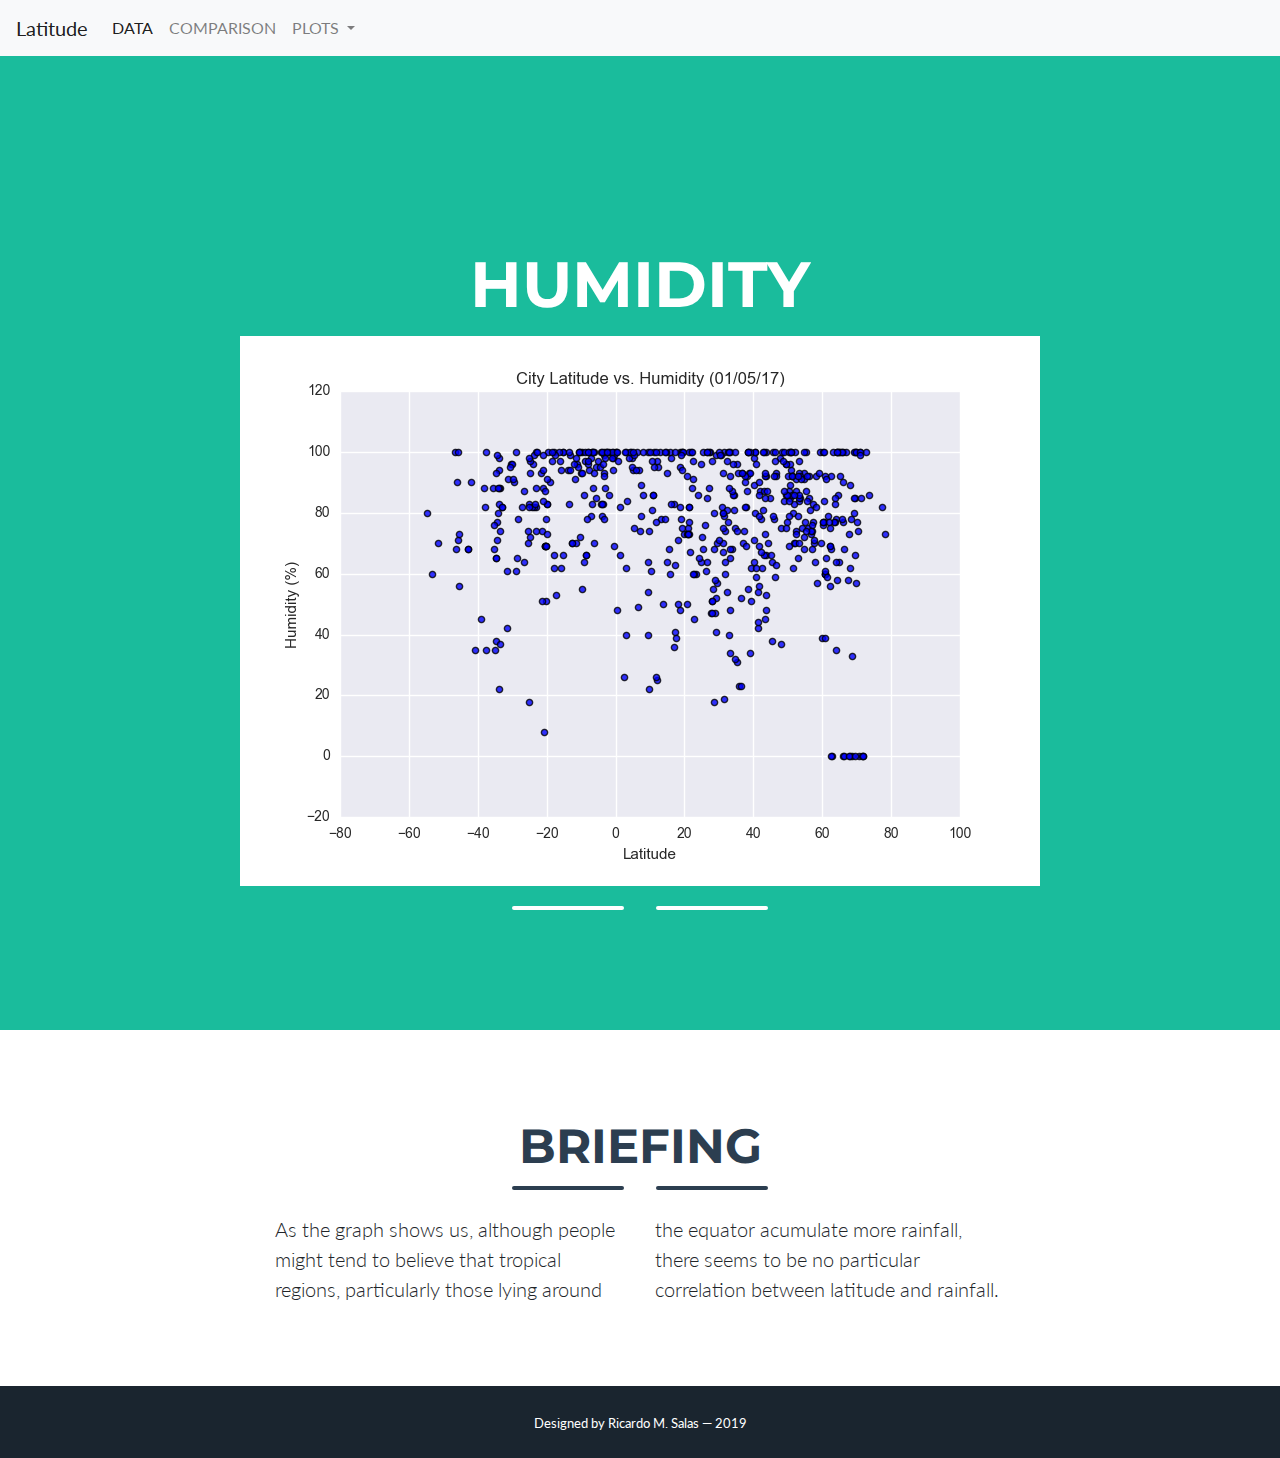
<file: Humidity.html>
<!DOCTYPE html>
<html lang="en">

<head>

  <meta charset="utf-8">
  <meta name="viewport" content="width=device-width, initial-scale=1, shrink-to-fit=no">
  <meta name="description" content="">
  <meta name="author" content="">

  <title>Humididty</title>

  <script src="https://code.jquery.com/jquery-3.3.1.slim.min.js" integrity="sha384-q8i/X+965DzO0rT7abK41JStQIAqVgRVzpbzo5smXKp4YfRvH+8abtTE1Pi6jizo" crossorigin="anonymous"></script>
  <script src="https://cdnjs.cloudflare.com/ajax/libs/popper.js/1.14.7/umd/popper.min.js" integrity="sha384-UO2eT0CpHqdSJQ6hJty5KVphtPhzWj9WO1clHTMGa3JDZwrnQq4sF86dIHNDz0W1" crossorigin="anonymous"></script>
  <script src="https://stackpath.bootstrapcdn.com/bootstrap/4.3.1/js/bootstrap.min.js" integrity="sha384-JjSmVgyd0p3pXB1rRibZUAYoIIy6OrQ6VrjIEaFf/nJGzIxFDsf4x0xIM+B07jRM" crossorigin="anonymous"></script>
  <script src="https://cdnjs.cloudflare.com/ajax/libs/jquery/3.3.1/jquery.min.js"></script>
  <script src="https://cdnjs.cloudflare.com/ajax/libs/twitter-bootstrap/3.3.7/js/bootstrap.min.js"></script>

  <script> type = "text/javascript"; src = "freelancer.min.js"</script>
  <link rel="stylesheet" href="https://stackpath.bootstrapcdn.com/bootstrap/4.3.1/css/bootstrap.min.css"
    integrity="sha384-ggOyR0iXCbMQv3Xipma34MD+dH/1fQ784/j6cY/iJTQUOhcWr7x9JvoRxT2MZw1T" crossorigin="anonymous">
  <!-- Custom fonts for this theme -->
  <link href="vendor/fontawesome-free/css/all.min.css" rel="stylesheet" type="text/css">
  <link href="https://fonts.googleapis.com/css?family=Montserrat:400,700" rel="stylesheet" type="text/css">
  <link href="https://fonts.googleapis.com/css?family=Lato:400,700,400italic,700italic" rel="stylesheet"
    type="text/css">

  <!-- Theme CSS -->
  <link href="Harry_Styles.css" rel="stylesheet">

</head>

<!-- Alt NAVBAR -->

<body id="page-top">
    <nav class="navbar navbar-expand-lg navbar-light bg-light">
      <a class="navbar-brand" href="index.html">Latitude</a>
      <button class="navbar-toggler" type="button" data-toggle="collapse" data-target="#navbarSupportedContent"
        aria-controls="navbarSupportedContent" aria-expanded="false" aria-label="Toggle navigation">
        <span class="navbar-toggler-icon"></span>
      </button>
  
      <div class="collapse navbar-collapse" id="navbarSupportedContent">
        <ul class="navbar-nav mr-auto">
          <li class="nav-item active">
            <a class="nav-link" href="dataframe.html">DATA <span class="sr-only">(current)</span></a>
          </li>
          <li class="nav-item">
            <a class="nav-link" href="Comparisons.html">COMPARISON</a>
          </li>
  
  
          <li class="nav-item dropdown">
            <a class="nav-link dropdown-toggle" href="index.html" id="navbarDropdown" role="button" aria-haspopup="true"
              data-toggle="dropdown" aria-haspopup="true" aria-expanded="false">
              PLOTS
            </a>
            <div class="dropdown-menu" aria-labelledby="navbarDropdown">
              <a class="dropdown-item" href="Max_Temp.html">Max Temp</a>
              <a class="dropdown-item" href="Cloudiness.html">Cloudiness</a>
              <a class="dropdown-item" href="Wind_Speed.html">Wind Speed</a>
              <a class="dropdown-item" href="Humidity.html">Humidity</a>
            </div>
          </li>
        </ul>
      </div>
    </nav>

  <!-- Masthead -->
  <header class="masthead bg-primary text-white text-center">
    <div class="container d-flex align-items-center flex-column">

      <!-- Masthead Heading -->
      <h1 class="masthead-heading text-uppercase mb-0">Humidity</h1>
      <br>
      <a target="_blank" href="Fig2.png"></a>
      <img src="Fig2.png" alt="Humididty">

      <!-- Icon Divider -->
      <div class="divider-custom divider-light">
        <div class="divider-custom-line"></div>
        <div class="divider-custom-icon">
        </div>
        <div class="divider-custom-line"></div>
      </div>


    </div>
  </header>

  <!-- Portfolio Section -->
  <section class="page-section portfolio" id="portfolio">
    <div class="container">

      <!-- Portfolio Section Heading -->
      <h2 class="page-section-heading text-center text-uppercase text-secondary mb-0">Briefing</h2>
      <!-- Icon Divider -->
      <div class="divider-custom">
        <div class="divider-custom-line"></div>
        <div class="divider-custom-icon">
        </div>
        <div class="divider-custom-line"></div>
      </div>


      <!-- About Section Content -->
      <div class="row">
        <div class="col-lg-4 ml-auto">
          <p class="lead">As the graph shows us, although people might tend to believe that tropical regions, particularly those lying around</p>
        </div>
        <div class="col-lg-4 mr-auto">
          <p class="lead">the equator acumulate more rainfall, there seems to be no particular correlation between latitude and rainfall.</p>
        </div>
      </div>


      <!-- Portfolio Grid Items -->
      <div class="row">

      </div>
      <!-- /.row -->

    </div>
  </section>

  <!-- Footer -->

  <!-- Copyright Section -->
  <section class="copyright py-4 text-center text-white">
      <div class="container">
        <small>Designed by Ricardo M. Salas — 2019</small>
      </div>
    </section>
  
    <!-- Scroll to Top Button (Only visible on small and extra-small screen sizes) -->
    <div class="scroll-to-top d-lg-none position-fixed ">
      <a class="js-scroll-trigger d-block text-center text-white rounded" href="#page-top">
        <i class="fa fa-chevron-up"></i>
      </a>
    </div>
  </body>
  
  </html>
</file>
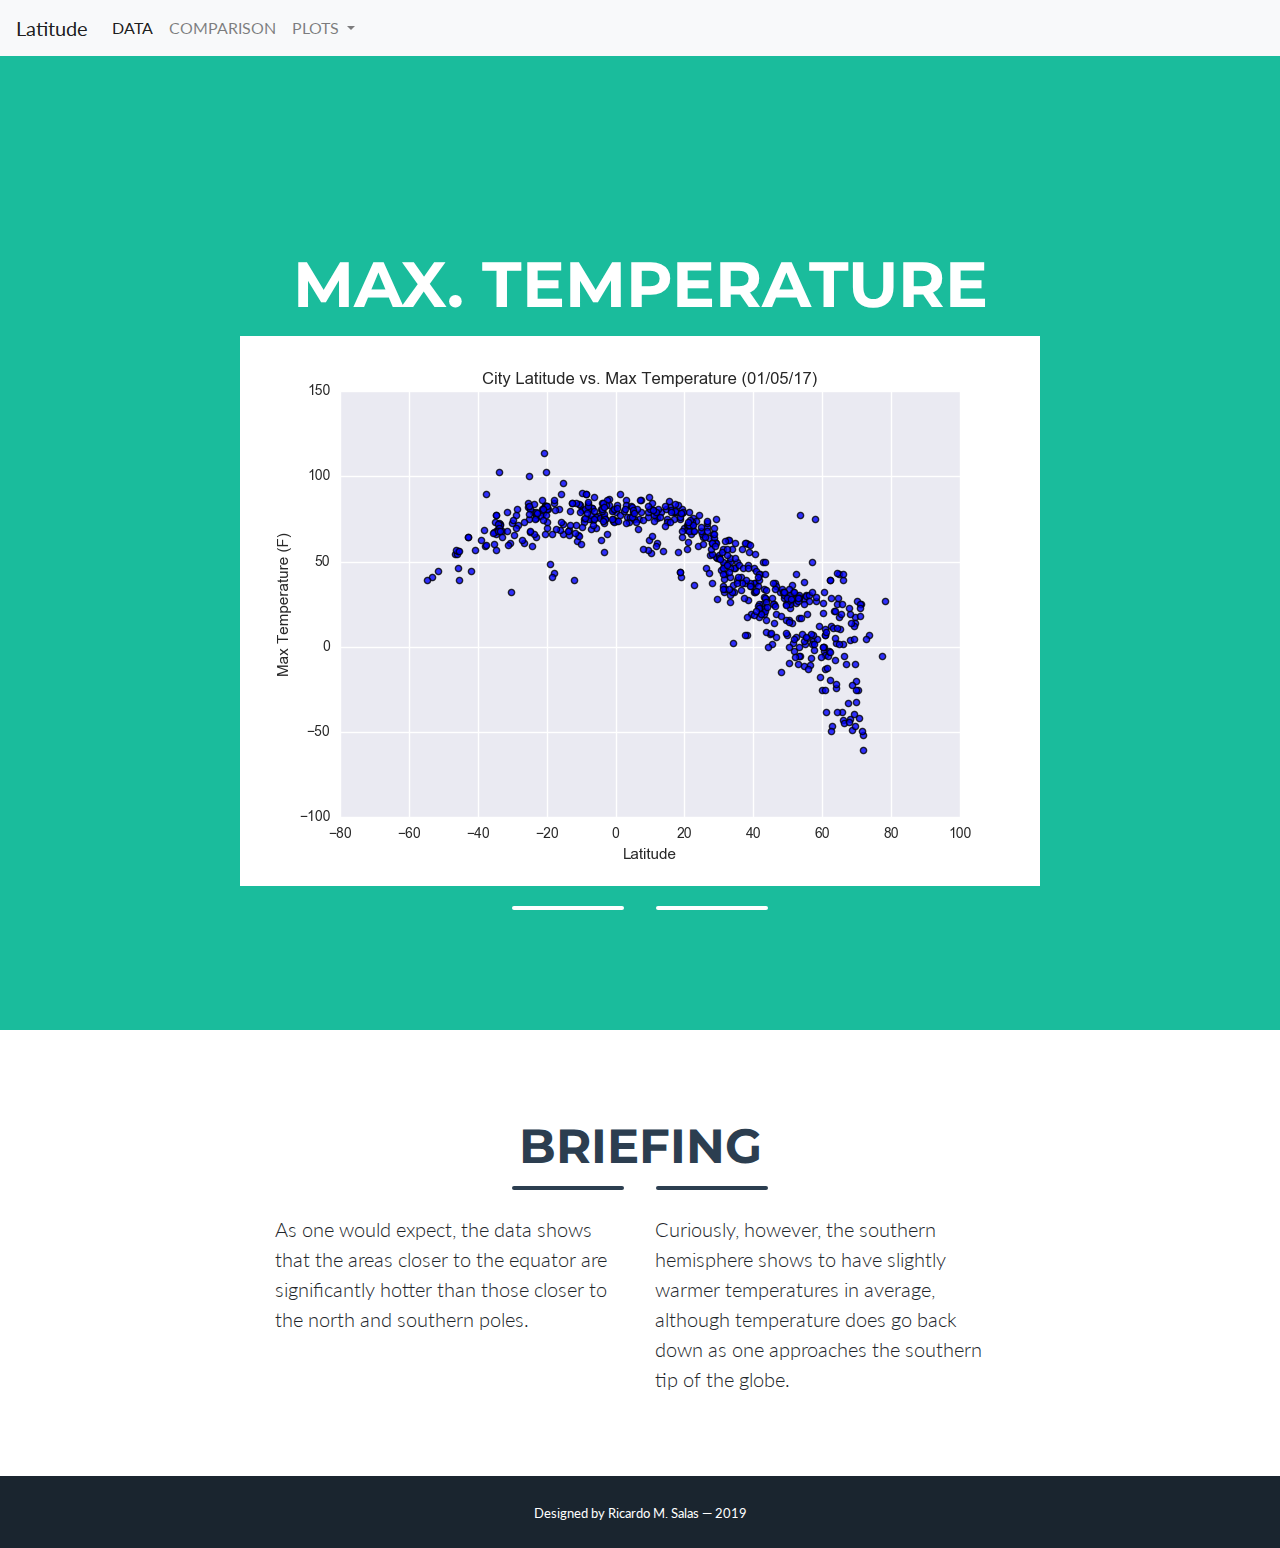
<file: Max_Temp.html>
<!DOCTYPE html>
<html lang="en">

<head>

  <meta charset="utf-8">
  <meta name="viewport" content="width=device-width, initial-scale=1, shrink-to-fit=no">
  <meta name="description" content="">
  <meta name="author" content="">

  <title>Ricardo's Data Display</title>


  <script src="https://code.jquery.com/jquery-3.3.1.slim.min.js" integrity="sha384-q8i/X+965DzO0rT7abK41JStQIAqVgRVzpbzo5smXKp4YfRvH+8abtTE1Pi6jizo" crossorigin="anonymous"></script>
  <script src="https://cdnjs.cloudflare.com/ajax/libs/popper.js/1.14.7/umd/popper.min.js" integrity="sha384-UO2eT0CpHqdSJQ6hJty5KVphtPhzWj9WO1clHTMGa3JDZwrnQq4sF86dIHNDz0W1" crossorigin="anonymous"></script>
  <script src="https://stackpath.bootstrapcdn.com/bootstrap/4.3.1/js/bootstrap.min.js" integrity="sha384-JjSmVgyd0p3pXB1rRibZUAYoIIy6OrQ6VrjIEaFf/nJGzIxFDsf4x0xIM+B07jRM" crossorigin="anonymous"></script>
  <script src="https://cdnjs.cloudflare.com/ajax/libs/jquery/3.3.1/jquery.min.js"></script>
  <script src="https://cdnjs.cloudflare.com/ajax/libs/twitter-bootstrap/3.3.7/js/bootstrap.min.js"></script>

  <script> type = "text/javascript"; src = "freelancer.min.js"</script>
  <link rel="stylesheet" href="https://stackpath.bootstrapcdn.com/bootstrap/4.3.1/css/bootstrap.min.css"
    integrity="sha384-ggOyR0iXCbMQv3Xipma34MD+dH/1fQ784/j6cY/iJTQUOhcWr7x9JvoRxT2MZw1T" crossorigin="anonymous">
  <!-- Custom fonts for this theme -->
  <link href="vendor/fontawesome-free/css/all.min.css" rel="stylesheet" type="text/css">
  <link href="https://fonts.googleapis.com/css?family=Montserrat:400,700" rel="stylesheet" type="text/css">
  <link href="https://fonts.googleapis.com/css?family=Lato:400,700,400italic,700italic" rel="stylesheet"
    type="text/css">

  <!-- Theme CSS -->
  <link href="Harry_Styles.css" rel="stylesheet">

</head>

<!-- Alt NAVBAR -->

<body id="page-top">
    <nav class="navbar navbar-expand-lg navbar-light bg-light">
      <a class="navbar-brand" href="index.html">Latitude</a>
      <button class="navbar-toggler" type="button" data-toggle="collapse" data-target="#navbarSupportedContent"
        aria-controls="navbarSupportedContent" aria-expanded="false" aria-label="Toggle navigation">
        <span class="navbar-toggler-icon"></span>
      </button>
  
      <div class="collapse navbar-collapse" id="navbarSupportedContent">
        <ul class="navbar-nav mr-auto">
          <li class="nav-item active">
            <a class="nav-link" href="dataframe.html">DATA <span class="sr-only">(current)</span></a>
          </li>
          <li class="nav-item">
            <a class="nav-link" href="Comparisons.html">COMPARISON</a>
          </li>
  
  
          <li class="nav-item dropdown">
            <a class="nav-link dropdown-toggle" href="index.html" id="navbarDropdown" role="button" aria-haspopup="true"
              data-toggle="dropdown" aria-haspopup="true" aria-expanded="false">
              PLOTS
            </a>
            <div class="dropdown-menu" aria-labelledby="navbarDropdown">
              <a class="dropdown-item" href="Max_Temp.html">Max Temp</a>
              <a class="dropdown-item" href="Cloudiness.html">Cloudiness</a>
              <a class="dropdown-item" href="Wind_Speed.html">Wind Speed</a>
              <a class="dropdown-item" href="Humidity.html">Humidity</a>
            </div>
          </li>
        </ul>
      </div>
    </nav>

  <!-- Masthead -->
  <header class="masthead bg-primary text-white text-center">
    <div class="container d-flex align-items-center flex-column">

      <!-- Masthead Heading -->
      <h1 class="masthead-heading text-uppercase mb-0">Max. Temperature</h1>
      <br>
      <a target="_blank" href="Fig1.png">
      <img src="Fig1.png" alt="Max_Temp">
      </a>

      <!-- Icon Divider -->
      <div class="divider-custom divider-light">
        <div class="divider-custom-line"></div>
        <div class="divider-custom-icon">
        </div>
        <div class="divider-custom-line"></div>
      </div>


    </div>
  </header>

  <!-- Portfolio Section -->
  <section class="page-section portfolio" id="portfolio">
    <div class="container">

      <!-- Portfolio Section Heading -->
      <h2 class="page-section-heading text-center text-uppercase text-secondary mb-0">Briefing</h2>
      <!-- Icon Divider -->
      <div class="divider-custom">
        <div class="divider-custom-line"></div>
        <div class="divider-custom-icon">
        </div>
        <div class="divider-custom-line"></div>
      </div>


      <!-- About Section Content -->
      <div class="row">
        <div class="col-lg-4 ml-auto">
          <p class="lead">As one would expect, the data shows that the areas closer to the equator are significantly hotter than those closer to the north and southern poles.</p>
        </div>
        <div class="col-lg-4 mr-auto">
          <p class="lead">Curiously, however, the southern hemisphere shows to have slightly warmer temperatures in average, although temperature does go back down as one approaches the southern tip of the globe.</p>
        </div>
      </div>

<!-- Portfolio Grid Items -->
<div class="row">

    </div>
    <!-- /.row -->

  </div>
</section>

<!-- Footer -->

<!-- Copyright Section -->
<section class="copyright py-4 text-center text-white">
    <div class="container">
      <small>Designed by Ricardo M. Salas — 2019</small>
    </div>
  </section>

  <!-- Scroll to Top Button (Only visible on small and extra-small screen sizes) -->
  <div class="scroll-to-top d-lg-none position-fixed ">
    <a class="js-scroll-trigger d-block text-center text-white rounded" href="#page-top">
      <i class="fa fa-chevron-up"></i>
    </a>
  </div>
</body>

</html>
</file>
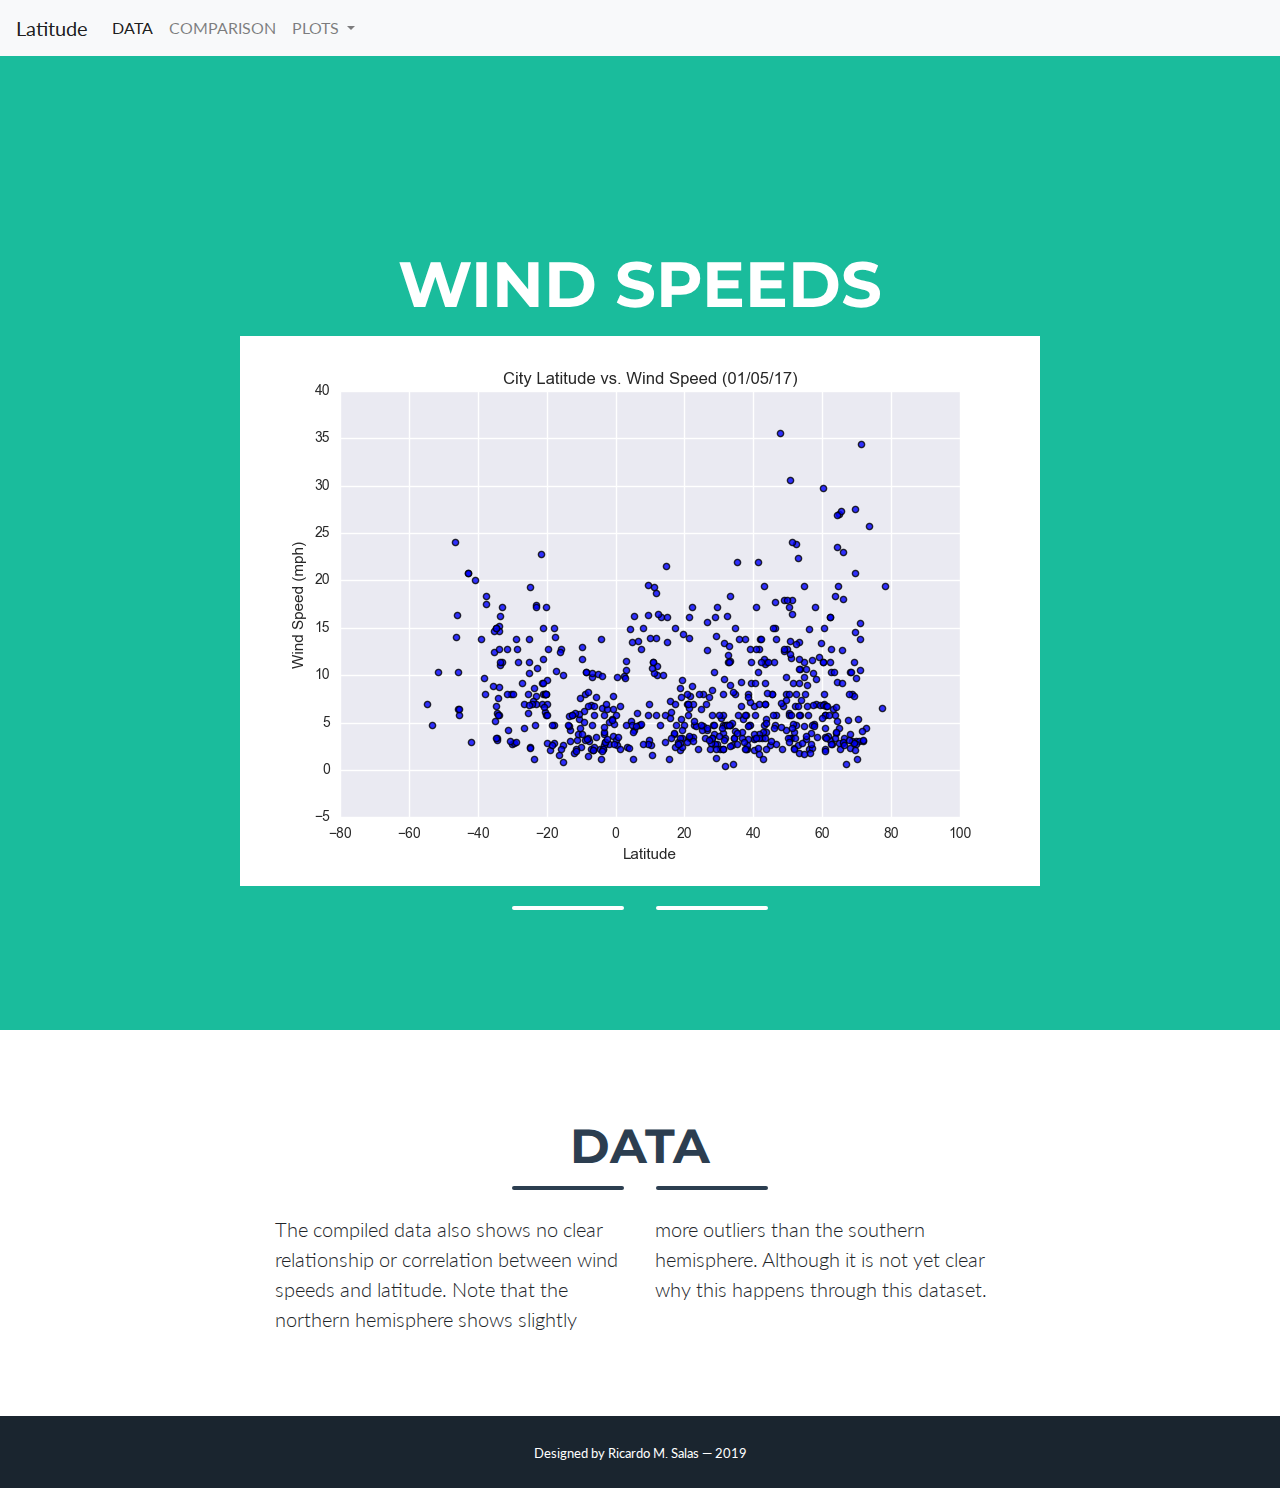
<file: Wind_Speed.html>
<!DOCTYPE html>
<html lang="en">

<head>

  <meta charset="utf-8">
  <meta name="viewport" content="width=device-width, initial-scale=1, shrink-to-fit=no">
  <meta name="description" content="">
  <meta name="author" content="">

  <title>Wind Speed</title>

  <script src="https://code.jquery.com/jquery-3.3.1.slim.min.js" integrity="sha384-q8i/X+965DzO0rT7abK41JStQIAqVgRVzpbzo5smXKp4YfRvH+8abtTE1Pi6jizo" crossorigin="anonymous"></script>
  <script src="https://cdnjs.cloudflare.com/ajax/libs/popper.js/1.14.7/umd/popper.min.js" integrity="sha384-UO2eT0CpHqdSJQ6hJty5KVphtPhzWj9WO1clHTMGa3JDZwrnQq4sF86dIHNDz0W1" crossorigin="anonymous"></script>
  <script src="https://stackpath.bootstrapcdn.com/bootstrap/4.3.1/js/bootstrap.min.js" integrity="sha384-JjSmVgyd0p3pXB1rRibZUAYoIIy6OrQ6VrjIEaFf/nJGzIxFDsf4x0xIM+B07jRM" crossorigin="anonymous"></script>
  <script src="https://cdnjs.cloudflare.com/ajax/libs/jquery/3.3.1/jquery.min.js"></script>
  <script src="https://cdnjs.cloudflare.com/ajax/libs/twitter-bootstrap/3.3.7/js/bootstrap.min.js"></script>  

  <script> type = "text/javascript"; src = "freelancer.min.js"</script>
  <link rel="stylesheet" href="https://stackpath.bootstrapcdn.com/bootstrap/4.3.1/css/bootstrap.min.css"
    integrity="sha384-ggOyR0iXCbMQv3Xipma34MD+dH/1fQ784/j6cY/iJTQUOhcWr7x9JvoRxT2MZw1T" crossorigin="anonymous">
  <!-- Custom fonts for this theme -->
  <link href="vendor/fontawesome-free/css/all.min.css" rel="stylesheet" type="text/css">
  <link href="https://fonts.googleapis.com/css?family=Montserrat:400,700" rel="stylesheet" type="text/css">
  <link href="https://fonts.googleapis.com/css?family=Lato:400,700,400italic,700italic" rel="stylesheet"
    type="text/css">

  <!-- Theme CSS -->
  <link href="Harry_Styles.css" rel="stylesheet">

</head>

<!-- Alt NAVBAR -->

<body id="page-top">
    <nav class="navbar navbar-expand-lg navbar-light bg-light">
      <a class="navbar-brand" href="index.html">Latitude</a>
      <button class="navbar-toggler" type="button" data-toggle="collapse" data-target="#navbarSupportedContent"
        aria-controls="navbarSupportedContent" aria-expanded="false" aria-label="Toggle navigation">
        <span class="navbar-toggler-icon"></span>
      </button>
  
      <div class="collapse navbar-collapse" id="navbarSupportedContent">
        <ul class="navbar-nav mr-auto">
          <li class="nav-item active">
            <a class="nav-link" href="dataframe.html">DATA <span class="sr-only">(current)</span></a>
          </li>
          <li class="nav-item">
            <a class="nav-link" href="Comparisons.html">COMPARISON</a>
          </li>
  
  
          <li class="nav-item dropdown">
            <a class="nav-link dropdown-toggle" href="index.html" id="navbarDropdown" role="button" aria-haspopup="true"
              data-toggle="dropdown" aria-haspopup="true" aria-expanded="false">
              PLOTS
            </a>
            <div class="dropdown-menu" aria-labelledby="navbarDropdown">
              <a class="dropdown-item" href="Max_Temp.html">Max Temp</a>
              <a class="dropdown-item" href="Cloudiness.html">Cloudiness</a>
              <a class="dropdown-item" href="Wind_Speed.html">Wind Speed</a>
              <a class="dropdown-item" href="Humidity.html">Humidity</a>
            </div>
          </li>
        </ul>
      </div>
    </nav>

  <!-- Masthead -->
  <header class="masthead bg-primary text-white text-center">
    <div class="container d-flex align-items-center flex-column">

      <!-- Masthead Heading -->
      <h1 class="masthead-heading text-uppercase mb-0">Wind Speeds</h1>
      <br>
      <a target="_blank" href="Fig4.png">
      <img src="Fig4.png" alt="Max_Temp">
      </a>

      <!-- Icon Divider -->
      <div class="divider-custom divider-light">
        <div class="divider-custom-line"></div>
        <div class="divider-custom-icon">
        </div>
        <div class="divider-custom-line"></div>
      </div>


    </div>
  </header>

  <!-- Portfolio Section -->
  <section class="page-section portfolio" id="portfolio">
    <div class="container">

      <!-- Portfolio Section Heading -->
      <h2 class="page-section-heading text-center text-uppercase text-secondary mb-0">Data</h2>
      <!-- Icon Divider -->
      <div class="divider-custom">
        <div class="divider-custom-line"></div>
        <div class="divider-custom-icon">
        </div>
        <div class="divider-custom-line"></div>
      </div>


      <!-- About Section Content -->
      <div class="row">
        <div class="col-lg-4 ml-auto">
          <p class="lead">The compiled data also shows no clear relationship or correlation between wind speeds and latitude. Note that the northern hemisphere shows slightly</p>
        </div>
        <div class="col-lg-4 mr-auto">
          <p class="lead"> more outliers than the southern hemisphere. Although it is not yet clear why this happens through this dataset.</p>
        </div>
      </div>



      <!-- Portfolio Grid Items -->
      <div class="row">

      </div>
      <!-- /.row -->

    </div>
  </section>


  <!-- Portfolio Grid Items -->
  <div class="row">

    </div>
    <!-- /.row -->

  </div>
</section>

<!-- Footer -->

<!-- Copyright Section -->
<section class="copyright py-4 text-center text-white">
    <div class="container">
      <small>Designed by Ricardo M. Salas — 2019</small>
    </div>
  </section>

  <!-- Scroll to Top Button (Only visible on small and extra-small screen sizes) -->
  <div class="scroll-to-top d-lg-none position-fixed ">
    <a class="js-scroll-trigger d-block text-center text-white rounded" href="#page-top">
      <i class="fa fa-chevron-up"></i>
    </a>
  </div>
</body>

</html>
</file>
<file: Harry_Styles.css>
*/:root{--blue:#007bff;--indigo:#6610f2;--purple:#6f42c1;--pink:#e83e8c;--red:#dc3545;--orange:#fd7e14;--yellow:#ffc107;--green:#28a745;--teal:#1abc9c;--cyan:#17a2b8;--white:#fff;--gray:#6c757d;--gray-dark:#343a40;--primary:#1abc9c;--secondary:#2c3e50;--success:#28a745;--info:#17a2b8;--warning:#ffc107;--danger:#dc3545;--light:#f8f9fa;--dark:#343a40;--breakpoint-xs:0;--breakpoint-sm:576px;--breakpoint-md:768px;--breakpoint-lg:992px;--breakpoint-xl:1200px;--font-family-sans-serif:"Lato",-apple-system,BlinkMacSystemFont,"Segoe UI",Roboto,"Helvetica Neue",Arial,"Noto Sans",sans-serif,"Apple Color Emoji","Segoe UI Emoji","Segoe UI Symbol","Noto Color Emoji";--font-family-monospace:SFMono-Regular,Menlo,Monaco,Consolas,"Liberation Mono","Courier New",monospace}*,::after,::before{-webkit-box-sizing:border-box;box-sizing:border-box}html{font-family:sans-serif;line-height:1.15;-webkit-text-size-adjust:100%;-webkit-tap-highlight-color:transparent}article,aside,figcaption,figure,footer,header,hgroup,main,nav,section{display:block}body{margin:0;font-family:Lato,-apple-system,BlinkMacSystemFont,"Segoe UI",Roboto,"Helvetica Neue",Arial,"Noto Sans",sans-serif,"Apple Color Emoji","Segoe UI Emoji","Segoe UI Symbol","Noto Color Emoji";font-size:1rem;font-weight:400;line-height:1.5;color:#212529;text-align:left;background-color:#fff}[tabindex="-1"]:focus{outline:0!important}hr{-webkit-box-sizing:content-box;box-sizing:content-box;height:0;overflow:visible}h1,h2,h3,h4,h5,h6{margin-top:0;margin-bottom:.5rem}p{margin-top:0;margin-bottom:1rem}abbr[data-original-title],abbr[title]{text-decoration:underline;-webkit-text-decoration:underline dotted;text-decoration:underline dotted;cursor:help;border-bottom:0;-webkit-text-decoration-skip-ink:none;text-decoration-skip-ink:none}address{margin-bottom:1rem;font-style:normal;line-height:inherit}dl,ol,ul{margin-top:0;margin-bottom:1rem}ol ol,ol ul,ul ol,ul ul{margin-bottom:0}dt{font-weight:700}dd{margin-bottom:.5rem;margin-left:0}blockquote{margin:0 0 1rem}b,strong{font-weight:bolder}small{font-size:80%}sub,sup{position:relative;font-size:75%;line-height:0;vertical-align:baseline}sub{bottom:-.25em}sup{top:-.5em}a{color:#1abc9c;text-decoration:none;background-color:transparent}a:hover{color:#117964;text-decoration:underline}a:not([href]):not([tabindex]){color:inherit;text-decoration:none}a:not([href]):not([tabindex]):focus,a:not([href]):not([tabindex]):hover{color:inherit;text-decoration:none}a:not([href]):not([tabindex]):focus{outline:0}code,kbd,pre,samp{font-family:SFMono-Regular,Menlo,Monaco,Consolas,"Liberation Mono","Courier New",monospace;font-size:1em}pre{margin-top:0;margin-bottom:1rem;overflow:auto}figure{margin:0 0 1rem}img{vertical-align:middle;border-style:none}svg{overflow:hidden;vertical-align:middle}table{border-collapse:collapse}caption{padding-top:.75rem;padding-bottom:.75rem;color:#6c757d;text-align:left;caption-side:bottom}th{text-align:inherit}label{display:inline-block;margin-bottom:.5rem}button{border-radius:0}button:focus{outline:1px dotted;outline:5px auto -webkit-focus-ring-color}button,input,optgroup,select,textarea{margin:0;font-family:inherit;font-size:inherit;line-height:inherit}button,input{overflow:visible}button,select{text-transform:none}select{word-wrap:normal}[type=button],[type=reset],[type=submit],button{-webkit-appearance:button}[type=button]:not(:disabled),[type=reset]:not(:disabled),[type=submit]:not(:disabled),button:not(:disabled){cursor:pointer}[type=button]::-moz-focus-inner,[type=reset]::-moz-focus-inner,[type=submit]::-moz-focus-inner,button::-moz-focus-inner{padding:0;border-style:none}input[type=checkbox],input[type=radio]{-webkit-box-sizing:border-box;box-sizing:border-box;padding:0}input[type=date],input[type=datetime-local],input[type=month],input[type=time]{-webkit-appearance:listbox}textarea{overflow:auto;resize:vertical}fieldset{min-width:0;padding:0;margin:0;border:0}legend{display:block;width:100%;max-width:100%;padding:0;margin-bottom:.5rem;font-size:1.5rem;line-height:inherit;color:inherit;white-space:normal}progress{vertical-align:baseline}[type=number]::-webkit-inner-spin-button,[type=number]::-webkit-outer-spin-button{height:auto}[type=search]{outline-offset:-2px;-webkit-appearance:none}[type=search]::-webkit-search-decoration{-webkit-appearance:none}::-webkit-file-upload-button{font:inherit;-webkit-appearance:button}output{display:inline-block}summary{display:list-item;cursor:pointer}template{display:none}[hidden]{display:none!important}.h1,.h2,.h3,.h4,.h5,.h6,h1,h2,h3,h4,h5,h6{margin-bottom:.5rem;font-family:Montserrat,-apple-system,BlinkMacSystemFont,"Segoe UI",Roboto,"Helvetica Neue",Arial,"Noto Sans",sans-serif,"Apple Color Emoji","Segoe UI Emoji","Segoe UI Symbol","Noto Color Emoji";font-weight:700;line-height:1.2}.h1,h1{font-size:2.5rem}.h2,h2{font-size:2rem}.h3,h3{font-size:1.75rem}.h4,h4{font-size:1.5rem}.h5,h5{font-size:1.25rem}.h6,h6{font-size:1rem}.lead{font-size:1.25rem;font-weight:300}.display-1{font-size:6rem;font-weight:300;line-height:1.2}.display-2{font-size:5.5rem;font-weight:300;line-height:1.2}.display-3{font-size:4.5rem;font-weight:300;line-height:1.2}.display-4{font-size:3.5rem;font-weight:300;line-height:1.2}hr{margin-top:1rem;margin-bottom:1rem;border:0;border-top:.125rem solid rgba(0,0,0,.1)}.small,small{font-size:80%;font-weight:400}.mark,mark{padding:.2em;background-color:#fcf8e3}.list-unstyled{padding-left:0;list-style:none}.list-inline{padding-left:0;list-style:none}.list-inline-item{display:inline-block}.list-inline-item:not(:last-child){margin-right:.5rem}.initialism{font-size:90%;text-transform:uppercase}.blockquote{margin-bottom:1rem;font-size:1.25rem}.blockquote-footer{display:block;font-size:80%;color:#6c757d}.blockquote-footer::before{content:"\2014\00A0"}.img-fluid{max-width:100%;height:auto}.img-thumbnail{padding:.25rem;background-color:#fff;border:.125rem solid #dee2e6;border-radius:.5rem;max-width:100%;height:auto}.figure{display:inline-block}.figure-img{margin-bottom:.5rem;line-height:1}.figure-caption{font-size:90%;color:#6c757d}code{font-size:87.5%;color:#e83e8c;word-break:break-word}a>code{color:inherit}kbd{padding:.2rem .4rem;font-size:87.5%;color:#fff;background-color:#212529;border-radius:.25rem}kbd kbd{padding:0;font-size:100%;font-weight:700}pre{display:block;font-size:87.5%;color:#212529}pre code{font-size:inherit;color:inherit;word-break:normal}.pre-scrollable{max-height:340px;overflow-y:scroll}.container{width:100%;padding-right:15px;padding-left:15px;margin-right:auto;margin-left:auto}@media (min-width:576px){.container{max-width:540px}}@media (min-width:768px){.container{max-width:720px}}@media (min-width:992px){.container{max-width:960px}}@media (min-width:1200px){.container{max-width:1140px}}.container-fluid{width:100%;padding-right:15px;padding-left:15px;margin-right:auto;margin-left:auto}.row{display:-webkit-box;display:-ms-flexbox;display:flex;-ms-flex-wrap:wrap;flex-wrap:wrap;margin-right:-15px;margin-left:-15px}.no-gutters{margin-right:0;margin-left:0}.no-gutters>.col,.no-gutters>[class*=col-]{padding-right:0;padding-left:0}.col,.col-1,.col-10,.col-11,.col-12,.col-2,.col-3,.col-4,.col-5,.col-6,.col-7,.col-8,.col-9,.col-auto,.col-lg,.col-lg-1,.col-lg-10,.col-lg-11,.col-lg-12,.col-lg-2,.col-lg-3,.col-lg-4,.col-lg-5,.col-lg-6,.col-lg-7,.col-lg-8,.col-lg-9,.col-lg-auto,.col-md,.col-md-1,.col-md-10,.col-md-11,.col-md-12,.col-md-2,.col-md-3,.col-md-4,.col-md-5,.col-md-6,.col-md-7,.col-md-8,.col-md-9,.col-md-auto,.col-sm,.col-sm-1,.col-sm-10,.col-sm-11,.col-sm-12,.col-sm-2,.col-sm-3,.col-sm-4,.col-sm-5,.col-sm-6,.col-sm-7,.col-sm-8,.col-sm-9,.col-sm-auto,.col-xl,.col-xl-1,.col-xl-10,.col-xl-11,.col-xl-12,.col-xl-2,.col-xl-3,.col-xl-4,.col-xl-5,.col-xl-6,.col-xl-7,.col-xl-8,.col-xl-9,.col-xl-auto{position:relative;width:100%;padding-right:15px;padding-left:15px}.col{-ms-flex-preferred-size:0;flex-basis:0;-webkit-box-flex:1;-ms-flex-positive:1;flex-grow:1;max-width:100%}.col-auto{-webkit-box-flex:0;-ms-flex:0 0 auto;flex:0 0 auto;width:auto;max-width:100%}.col-1{-webkit-box-flex:0;-ms-flex:0 0 8.33333%;flex:0 0 8.33333%;max-width:8.33333%}.col-2{-webkit-box-flex:0;-ms-flex:0 0 16.66667%;flex:0 0 16.66667%;max-width:16.66667%}.col-3{-webkit-box-flex:0;-ms-flex:0 0 25%;flex:0 0 25%;max-width:25%}.col-4{-webkit-box-flex:0;-ms-flex:0 0 33.33333%;flex:0 0 33.33333%;max-width:33.33333%}.col-5{-webkit-box-flex:0;-ms-flex:0 0 41.66667%;flex:0 0 41.66667%;max-width:41.66667%}.col-6{-webkit-box-flex:0;-ms-flex:0 0 50%;flex:0 0 50%;max-width:50%}.col-7{-webkit-box-flex:0;-ms-flex:0 0 58.33333%;flex:0 0 58.33333%;max-width:58.33333%}.col-8{-webkit-box-flex:0;-ms-flex:0 0 66.66667%;flex:0 0 66.66667%;max-width:66.66667%}.col-9{-webkit-box-flex:0;-ms-flex:0 0 75%;flex:0 0 75%;max-width:75%}.col-10{-webkit-box-flex:0;-ms-flex:0 0 83.33333%;flex:0 0 83.33333%;max-width:83.33333%}.col-11{-webkit-box-flex:0;-ms-flex:0 0 91.66667%;flex:0 0 91.66667%;max-width:91.66667%}.col-12{-webkit-box-flex:0;-ms-flex:0 0 100%;flex:0 0 100%;max-width:100%}.order-first{-webkit-box-ordinal-group:0;-ms-flex-order:-1;order:-1}.order-last{-webkit-box-ordinal-group:14;-ms-flex-order:13;order:13}.order-0{-webkit-box-ordinal-group:1;-ms-flex-order:0;order:0}.order-1{-webkit-box-ordinal-group:2;-ms-flex-order:1;order:1}.order-2{-webkit-box-ordinal-group:3;-ms-flex-order:2;order:2}.order-3{-webkit-box-ordinal-group:4;-ms-flex-order:3;order:3}.order-4{-webkit-box-ordinal-group:5;-ms-flex-order:4;order:4}.order-5{-webkit-box-ordinal-group:6;-ms-flex-order:5;order:5}.order-6{-webkit-box-ordinal-group:7;-ms-flex-order:6;order:6}.order-7{-webkit-box-ordinal-group:8;-ms-flex-order:7;order:7}.order-8{-webkit-box-ordinal-group:9;-ms-flex-order:8;order:8}.order-9{-webkit-box-ordinal-group:10;-ms-flex-order:9;order:9}.order-10{-webkit-box-ordinal-group:11;-ms-flex-order:10;order:10}.order-11{-webkit-box-ordinal-group:12;-ms-flex-order:11;order:11}.order-12{-webkit-box-ordinal-group:13;-ms-flex-order:12;order:12}.offset-1{margin-left:8.33333%}.offset-2{margin-left:16.66667%}.offset-3{margin-left:25%}.offset-4{margin-left:33.33333%}.offset-5{margin-left:41.66667%}.offset-6{margin-left:50%}.offset-7{margin-left:58.33333%}.offset-8{margin-left:66.66667%}.offset-9{margin-left:75%}.offset-10{margin-left:83.33333%}.offset-11{margin-left:91.66667%}@media (min-width:576px){.col-sm{-ms-flex-preferred-size:0;flex-basis:0;-webkit-box-flex:1;-ms-flex-positive:1;flex-grow:1;max-width:100%}.col-sm-auto{-webkit-box-flex:0;-ms-flex:0 0 auto;flex:0 0 auto;width:auto;max-width:100%}.col-sm-1{-webkit-box-flex:0;-ms-flex:0 0 8.33333%;flex:0 0 8.33333%;max-width:8.33333%}.col-sm-2{-webkit-box-flex:0;-ms-flex:0 0 16.66667%;flex:0 0 16.66667%;max-width:16.66667%}.col-sm-3{-webkit-box-flex:0;-ms-flex:0 0 25%;flex:0 0 25%;max-width:25%}.col-sm-4{-webkit-box-flex:0;-ms-flex:0 0 33.33333%;flex:0 0 33.33333%;max-width:33.33333%}.col-sm-5{-webkit-box-flex:0;-ms-flex:0 0 41.66667%;flex:0 0 41.66667%;max-width:41.66667%}.col-sm-6{-webkit-box-flex:0;-ms-flex:0 0 50%;flex:0 0 50%;max-width:50%}.col-sm-7{-webkit-box-flex:0;-ms-flex:0 0 58.33333%;flex:0 0 58.33333%;max-width:58.33333%}.col-sm-8{-webkit-box-flex:0;-ms-flex:0 0 66.66667%;flex:0 0 66.66667%;max-width:66.66667%}.col-sm-9{-webkit-box-flex:0;-ms-flex:0 0 75%;flex:0 0 75%;max-width:75%}.col-sm-10{-webkit-box-flex:0;-ms-flex:0 0 83.33333%;flex:0 0 83.33333%;max-width:83.33333%}.col-sm-11{-webkit-box-flex:0;-ms-flex:0 0 91.66667%;flex:0 0 91.66667%;max-width:91.66667%}.col-sm-12{-webkit-box-flex:0;-ms-flex:0 0 100%;flex:0 0 100%;max-width:100%}.order-sm-first{-webkit-box-ordinal-group:0;-ms-flex-order:-1;order:-1}.order-sm-last{-webkit-box-ordinal-group:14;-ms-flex-order:13;order:13}.order-sm-0{-webkit-box-ordinal-group:1;-ms-flex-order:0;order:0}.order-sm-1{-webkit-box-ordinal-group:2;-ms-flex-order:1;order:1}.order-sm-2{-webkit-box-ordinal-group:3;-ms-flex-order:2;order:2}.order-sm-3{-webkit-box-ordinal-group:4;-ms-flex-order:3;order:3}.order-sm-4{-webkit-box-ordinal-group:5;-ms-flex-order:4;order:4}.order-sm-5{-webkit-box-ordinal-group:6;-ms-flex-order:5;order:5}.order-sm-6{-webkit-box-ordinal-group:7;-ms-flex-order:6;order:6}.order-sm-7{-webkit-box-ordinal-group:8;-ms-flex-order:7;order:7}.order-sm-8{-webkit-box-ordinal-group:9;-ms-flex-order:8;order:8}.order-sm-9{-webkit-box-ordinal-group:10;-ms-flex-order:9;order:9}.order-sm-10{-webkit-box-ordinal-group:11;-ms-flex-order:10;order:10}.order-sm-11{-webkit-box-ordinal-group:12;-ms-flex-order:11;order:11}.order-sm-12{-webkit-box-ordinal-group:13;-ms-flex-order:12;order:12}.offset-sm-0{margin-left:0}.offset-sm-1{margin-left:8.33333%}.offset-sm-2{margin-left:16.66667%}.offset-sm-3{margin-left:25%}.offset-sm-4{margin-left:33.33333%}.offset-sm-5{margin-left:41.66667%}.offset-sm-6{margin-left:50%}.offset-sm-7{margin-left:58.33333%}.offset-sm-8{margin-left:66.66667%}.offset-sm-9{margin-left:75%}.offset-sm-10{margin-left:83.33333%}.offset-sm-11{margin-left:91.66667%}}@media (min-width:768px){.col-md{-ms-flex-preferred-size:0;flex-basis:0;-webkit-box-flex:1;-ms-flex-positive:1;flex-grow:1;max-width:100%}.col-md-auto{-webkit-box-flex:0;-ms-flex:0 0 auto;flex:0 0 auto;width:auto;max-width:100%}.col-md-1{-webkit-box-flex:0;-ms-flex:0 0 8.33333%;flex:0 0 8.33333%;max-width:8.33333%}.col-md-2{-webkit-box-flex:0;-ms-flex:0 0 16.66667%;flex:0 0 16.66667%;max-width:16.66667%}.col-md-3{-webkit-box-flex:0;-ms-flex:0 0 25%;flex:0 0 25%;max-width:25%}.col-md-4{-webkit-box-flex:0;-ms-flex:0 0 33.33333%;flex:0 0 33.33333%;max-width:33.33333%}.col-md-5{-webkit-box-flex:0;-ms-flex:0 0 41.66667%;flex:0 0 41.66667%;max-width:41.66667%}.col-md-6{-webkit-box-flex:0;-ms-flex:0 0 50%;flex:0 0 50%;max-width:50%}.col-md-7{-webkit-box-flex:0;-ms-flex:0 0 58.33333%;flex:0 0 58.33333%;max-width:58.33333%}.col-md-8{-webkit-box-flex:0;-ms-flex:0 0 66.66667%;flex:0 0 66.66667%;max-width:66.66667%}.col-md-9{-webkit-box-flex:0;-ms-flex:0 0 75%;flex:0 0 75%;max-width:75%}.col-md-10{-webkit-box-flex:0;-ms-flex:0 0 83.33333%;flex:0 0 83.33333%;max-width:83.33333%}.col-md-11{-webkit-box-flex:0;-ms-flex:0 0 91.66667%;flex:0 0 91.66667%;max-width:91.66667%}.col-md-12{-webkit-box-flex:0;-ms-flex:0 0 100%;flex:0 0 100%;max-width:100%}.order-md-first{-webkit-box-ordinal-group:0;-ms-flex-order:-1;order:-1}.order-md-last{-webkit-box-ordinal-group:14;-ms-flex-order:13;order:13}.order-md-0{-webkit-box-ordinal-group:1;-ms-flex-order:0;order:0}.order-md-1{-webkit-box-ordinal-group:2;-ms-flex-order:1;order:1}.order-md-2{-webkit-box-ordinal-group:3;-ms-flex-order:2;order:2}.order-md-3{-webkit-box-ordinal-group:4;-ms-flex-order:3;order:3}.order-md-4{-webkit-box-ordinal-group:5;-ms-flex-order:4;order:4}.order-md-5{-webkit-box-ordinal-group:6;-ms-flex-order:5;order:5}.order-md-6{-webkit-box-ordinal-group:7;-ms-flex-order:6;order:6}.order-md-7{-webkit-box-ordinal-group:8;-ms-flex-order:7;order:7}.order-md-8{-webkit-box-ordinal-group:9;-ms-flex-order:8;order:8}.order-md-9{-webkit-box-ordinal-group:10;-ms-flex-order:9;order:9}.order-md-10{-webkit-box-ordinal-group:11;-ms-flex-order:10;order:10}.order-md-11{-webkit-box-ordinal-group:12;-ms-flex-order:11;order:11}.order-md-12{-webkit-box-ordinal-group:13;-ms-flex-order:12;order:12}.offset-md-0{margin-left:0}.offset-md-1{margin-left:8.33333%}.offset-md-2{margin-left:16.66667%}.offset-md-3{margin-left:25%}.offset-md-4{margin-left:33.33333%}.offset-md-5{margin-left:41.66667%}.offset-md-6{margin-left:50%}.offset-md-7{margin-left:58.33333%}.offset-md-8{margin-left:66.66667%}.offset-md-9{margin-left:75%}.offset-md-10{margin-left:83.33333%}.offset-md-11{margin-left:91.66667%}}@media (min-width:992px){.col-lg{-ms-flex-preferred-size:0;flex-basis:0;-webkit-box-flex:1;-ms-flex-positive:1;flex-grow:1;max-width:100%}.col-lg-auto{-webkit-box-flex:0;-ms-flex:0 0 auto;flex:0 0 auto;width:auto;max-width:100%}.col-lg-1{-webkit-box-flex:0;-ms-flex:0 0 8.33333%;flex:0 0 8.33333%;max-width:8.33333%}.col-lg-2{-webkit-box-flex:0;-ms-flex:0 0 16.66667%;flex:0 0 16.66667%;max-width:16.66667%}.col-lg-3{-webkit-box-flex:0;-ms-flex:0 0 25%;flex:0 0 25%;max-width:25%}.col-lg-4{-webkit-box-flex:0;-ms-flex:0 0 33.33333%;flex:0 0 33.33333%;max-width:33.33333%}.col-lg-5{-webkit-box-flex:0;-ms-flex:0 0 41.66667%;flex:0 0 41.66667%;max-width:41.66667%}.col-lg-6{-webkit-box-flex:0;-ms-flex:0 0 50%;flex:0 0 50%;max-width:50%}.col-lg-7{-webkit-box-flex:0;-ms-flex:0 0 58.33333%;flex:0 0 58.33333%;max-width:58.33333%}.col-lg-8{-webkit-box-flex:0;-ms-flex:0 0 66.66667%;flex:0 0 66.66667%;max-width:66.66667%}.col-lg-9{-webkit-box-flex:0;-ms-flex:0 0 75%;flex:0 0 75%;max-width:75%}.col-lg-10{-webkit-box-flex:0;-ms-flex:0 0 83.33333%;flex:0 0 83.33333%;max-width:83.33333%}.col-lg-11{-webkit-box-flex:0;-ms-flex:0 0 91.66667%;flex:0 0 91.66667%;max-width:91.66667%}.col-lg-12{-webkit-box-flex:0;-ms-flex:0 0 100%;flex:0 0 100%;max-width:100%}.order-lg-first{-webkit-box-ordinal-group:0;-ms-flex-order:-1;order:-1}.order-lg-last{-webkit-box-ordinal-group:14;-ms-flex-order:13;order:13}.order-lg-0{-webkit-box-ordinal-group:1;-ms-flex-order:0;order:0}.order-lg-1{-webkit-box-ordinal-group:2;-ms-flex-order:1;order:1}.order-lg-2{-webkit-box-ordinal-group:3;-ms-flex-order:2;order:2}.order-lg-3{-webkit-box-ordinal-group:4;-ms-flex-order:3;order:3}.order-lg-4{-webkit-box-ordinal-group:5;-ms-flex-order:4;order:4}.order-lg-5{-webkit-box-ordinal-group:6;-ms-flex-order:5;order:5}.order-lg-6{-webkit-box-ordinal-group:7;-ms-flex-order:6;order:6}.order-lg-7{-webkit-box-ordinal-group:8;-ms-flex-order:7;order:7}.order-lg-8{-webkit-box-ordinal-group:9;-ms-flex-order:8;order:8}.order-lg-9{-webkit-box-ordinal-group:10;-ms-flex-order:9;order:9}.order-lg-10{-webkit-box-ordinal-group:11;-ms-flex-order:10;order:10}.order-lg-11{-webkit-box-ordinal-group:12;-ms-flex-order:11;order:11}.order-lg-12{-webkit-box-ordinal-group:13;-ms-flex-order:12;order:12}.offset-lg-0{margin-left:0}.offset-lg-1{margin-left:8.33333%}.offset-lg-2{margin-left:16.66667%}.offset-lg-3{margin-left:25%}.offset-lg-4{margin-left:33.33333%}.offset-lg-5{margin-left:41.66667%}.offset-lg-6{margin-left:50%}.offset-lg-7{margin-left:58.33333%}.offset-lg-8{margin-left:66.66667%}.offset-lg-9{margin-left:75%}.offset-lg-10{margin-left:83.33333%}.offset-lg-11{margin-left:91.66667%}}@media (min-width:1200px){.col-xl{-ms-flex-preferred-size:0;flex-basis:0;-webkit-box-flex:1;-ms-flex-positive:1;flex-grow:1;max-width:100%}.col-xl-auto{-webkit-box-flex:0;-ms-flex:0 0 auto;flex:0 0 auto;width:auto;max-width:100%}.col-xl-1{-webkit-box-flex:0;-ms-flex:0 0 8.33333%;flex:0 0 8.33333%;max-width:8.33333%}.col-xl-2{-webkit-box-flex:0;-ms-flex:0 0 16.66667%;flex:0 0 16.66667%;max-width:16.66667%}.col-xl-3{-webkit-box-flex:0;-ms-flex:0 0 25%;flex:0 0 25%;max-width:25%}.col-xl-4{-webkit-box-flex:0;-ms-flex:0 0 33.33333%;flex:0 0 33.33333%;max-width:33.33333%}.col-xl-5{-webkit-box-flex:0;-ms-flex:0 0 41.66667%;flex:0 0 41.66667%;max-width:41.66667%}.col-xl-6{-webkit-box-flex:0;-ms-flex:0 0 50%;flex:0 0 50%;max-width:50%}.col-xl-7{-webkit-box-flex:0;-ms-flex:0 0 58.33333%;flex:0 0 58.33333%;max-width:58.33333%}.col-xl-8{-webkit-box-flex:0;-ms-flex:0 0 66.66667%;flex:0 0 66.66667%;max-width:66.66667%}.col-xl-9{-webkit-box-flex:0;-ms-flex:0 0 75%;flex:0 0 75%;max-width:75%}.col-xl-10{-webkit-box-flex:0;-ms-flex:0 0 83.33333%;flex:0 0 83.33333%;max-width:83.33333%}.col-xl-11{-webkit-box-flex:0;-ms-flex:0 0 91.66667%;flex:0 0 91.66667%;max-width:91.66667%}.col-xl-12{-webkit-box-flex:0;-ms-flex:0 0 100%;flex:0 0 100%;max-width:100%}.order-xl-first{-webkit-box-ordinal-group:0;-ms-flex-order:-1;order:-1}.order-xl-last{-webkit-box-ordinal-group:14;-ms-flex-order:13;order:13}.order-xl-0{-webkit-box-ordinal-group:1;-ms-flex-order:0;order:0}.order-xl-1{-webkit-box-ordinal-group:2;-ms-flex-order:1;order:1}.order-xl-2{-webkit-box-ordinal-group:3;-ms-flex-order:2;order:2}.order-xl-3{-webkit-box-ordinal-group:4;-ms-flex-order:3;order:3}.order-xl-4{-webkit-box-ordinal-group:5;-ms-flex-order:4;order:4}.order-xl-5{-webkit-box-ordinal-group:6;-ms-flex-order:5;order:5}.order-xl-6{-webkit-box-ordinal-group:7;-ms-flex-order:6;order:6}.order-xl-7{-webkit-box-ordinal-group:8;-ms-flex-order:7;order:7}.order-xl-8{-webkit-box-ordinal-group:9;-ms-flex-order:8;order:8}.order-xl-9{-webkit-box-ordinal-group:10;-ms-flex-order:9;order:9}.order-xl-10{-webkit-box-ordinal-group:11;-ms-flex-order:10;order:10}.order-xl-11{-webkit-box-ordinal-group:12;-ms-flex-order:11;order:11}.order-xl-12{-webkit-box-ordinal-group:13;-ms-flex-order:12;order:12}.offset-xl-0{margin-left:0}.offset-xl-1{margin-left:8.33333%}.offset-xl-2{margin-left:16.66667%}.offset-xl-3{margin-left:25%}.offset-xl-4{margin-left:33.33333%}.offset-xl-5{margin-left:41.66667%}.offset-xl-6{margin-left:50%}.offset-xl-7{margin-left:58.33333%}.offset-xl-8{margin-left:66.66667%}.offset-xl-9{margin-left:75%}.offset-xl-10{margin-left:83.33333%}.offset-xl-11{margin-left:91.66667%}}.table{width:100%;margin-bottom:1rem;color:#212529}.table td,.table th{padding:.75rem;vertical-align:top;border-top:.125rem solid #dee2e6}.table thead th{vertical-align:bottom;border-bottom:.25rem solid #dee2e6}.table tbody+tbody{border-top:.25rem solid #dee2e6}.table-sm td,.table-sm th{padding:.3rem}.table-bordered{border:.125rem solid #dee2e6}.table-bordered td,.table-bordered th{border:.125rem solid #dee2e6}.table-bordered thead td,.table-bordered thead th{border-bottom-width:.25rem}.table-borderless tbody+tbody,.table-borderless td,.table-borderless th,.table-borderless thead th{border:0}.table-striped tbody tr:nth-of-type(odd){background-color:rgba(0,0,0,.05)}.table-hover tbody tr:hover{color:#212529;background-color:rgba(0,0,0,.075)}.table-primary,.table-primary>td,.table-primary>th{background-color:#bfece3}.table-primary tbody+tbody,.table-primary td,.table-primary th,.table-primary thead th{border-color:#88dccc}.table-hover .table-primary:hover{background-color:#abe6da}.table-hover .table-primary:hover>td,.table-hover .table-primary:hover>th{background-color:#abe6da}.table-secondary,.table-secondary>td,.table-secondary>th{background-color:#c4c9ce}.table-secondary tbody+tbody,.table-secondary td,.table-secondary th,.table-secondary thead th{border-color:#919ba4}.table-hover .table-secondary:hover{background-color:#b6bcc2}.table-hover .table-secondary:hover>td,.table-hover .table-secondary:hover>th{background-color:#b6bcc2}.table-success,.table-success>td,.table-success>th{background-color:#c3e6cb}.table-success tbody+tbody,.table-success td,.table-success th,.table-success thead th{border-color:#8fd19e}.table-hover .table-success:hover{background-color:#b1dfbb}.table-hover .table-success:hover>td,.table-hover .table-success:hover>th{background-color:#b1dfbb}.table-info,.table-info>td,.table-info>th{background-color:#bee5eb}.table-info tbody+tbody,.table-info td,.table-info th,.table-info thead th{border-color:#86cfda}.table-hover .table-info:hover{background-color:#abdde5}.table-hover .table-info:hover>td,.table-hover .table-info:hover>th{background-color:#abdde5}.table-warning,.table-warning>td,.table-warning>th{background-color:#ffeeba}.table-warning tbody+tbody,.table-warning td,.table-warning th,.table-warning thead th{border-color:#ffdf7e}.table-hover .table-warning:hover{background-color:#ffe8a1}.table-hover .table-warning:hover>td,.table-hover .table-warning:hover>th{background-color:#ffe8a1}.table-danger,.table-danger>td,.table-danger>th{background-color:#f5c6cb}.table-danger tbody+tbody,.table-danger td,.table-danger th,.table-danger thead th{border-color:#ed969e}.table-hover .table-danger:hover{background-color:#f1b0b7}.table-hover .table-danger:hover>td,.table-hover .table-danger:hover>th{background-color:#f1b0b7}.table-light,.table-light>td,.table-light>th{background-color:#fdfdfe}.table-light tbody+tbody,.table-light td,.table-light th,.table-light thead th{border-color:#fbfcfc}.table-hover .table-light:hover{background-color:#ececf6}.table-hover .table-light:hover>td,.table-hover .table-light:hover>th{background-color:#ececf6}.table-dark,.table-dark>td,.table-dark>th{background-color:#c6c8ca}.table-dark tbody+tbody,.table-dark td,.table-dark th,.table-dark thead th{border-color:#95999c}.table-hover .table-dark:hover{background-color:#b9bbbe}.table-hover .table-dark:hover>td,.table-hover .table-dark:hover>th{background-color:#b9bbbe}.table-active,.table-active>td,.table-active>th{background-color:rgba(0,0,0,.075)}.table-hover .table-active:hover{background-color:rgba(0,0,0,.075)}.table-hover .table-active:hover>td,.table-hover .table-active:hover>th{background-color:rgba(0,0,0,.075)}.table .thead-dark th{color:#fff;background-color:#343a40;border-color:#454d55}.table .thead-light th{color:#495057;background-color:#e9ecef;border-color:#dee2e6}.table-dark{color:#fff;background-color:#343a40}.table-dark td,.table-dark th,.table-dark thead th{border-color:#454d55}.table-dark.table-bordered{border:0}.table-dark.table-striped tbody tr:nth-of-type(odd){background-color:rgba(255,255,255,.05)}.table-dark.table-hover tbody tr:hover{color:#fff;background-color:rgba(255,255,255,.075)}@media (max-width:575.98px){.table-responsive-sm{display:block;width:100%;overflow-x:auto;-webkit-overflow-scrolling:touch}.table-responsive-sm>.table-bordered{border:0}}@media (max-width:767.98px){.table-responsive-md{display:block;width:100%;overflow-x:auto;-webkit-overflow-scrolling:touch}.table-responsive-md>.table-bordered{border:0}}@media (max-width:991.98px){.table-responsive-lg{display:block;width:100%;overflow-x:auto;-webkit-overflow-scrolling:touch}.table-responsive-lg>.table-bordered{border:0}}@media (max-width:1199.98px){.table-responsive-xl{display:block;width:100%;overflow-x:auto;-webkit-overflow-scrolling:touch}.table-responsive-xl>.table-bordered{border:0}}.table-responsive{display:block;width:100%;overflow-x:auto;-webkit-overflow-scrolling:touch}.table-responsive>.table-bordered{border:0}.form-control{display:block;width:100%;height:calc(1.5em + .75rem + .25rem);padding:.375rem .75rem;font-size:1rem;font-weight:400;line-height:1.5;color:#495057;background-color:#fff;background-clip:padding-box;border:.125rem solid #ced4da;border-radius:.5rem;-webkit-transition:border-color .15s ease-in-out,-webkit-box-shadow .15s ease-in-out;transition:border-color .15s ease-in-out,-webkit-box-shadow .15s ease-in-out;transition:border-color .15s ease-in-out,box-shadow .15s ease-in-out;transition:border-color .15s ease-in-out,box-shadow .15s ease-in-out,-webkit-box-shadow .15s ease-in-out}@media (prefers-reduced-motion:reduce){.form-control{-webkit-transition:none;transition:none}}.form-control::-ms-expand{background-color:transparent;border:0}.form-control:focus{color:#495057;background-color:#fff;border-color:#6bebd1;outline:0;-webkit-box-shadow:0 0 0 .2rem rgba(26,188,156,.25);box-shadow:0 0 0 .2rem rgba(26,188,156,.25)}.form-control::-webkit-input-placeholder{color:#6c757d;opacity:1}.form-control::-moz-placeholder{color:#6c757d;opacity:1}.form-control:-ms-input-placeholder{color:#6c757d;opacity:1}.form-control::-ms-input-placeholder{color:#6c757d;opacity:1}.form-control::placeholder{color:#6c757d;opacity:1}.form-control:disabled,.form-control[readonly]{background-color:#e9ecef;opacity:1}select.form-control:focus::-ms-value{color:#495057;background-color:#fff}.form-control-file,.form-control-range{display:block;width:100%}.col-form-label{padding-top:calc(.375rem + .125rem);padding-bottom:calc(.375rem + .125rem);margin-bottom:0;font-size:inherit;line-height:1.5}.col-form-label-lg{padding-top:calc(.5rem + .125rem);padding-bottom:calc(.5rem + .125rem);font-size:1.25rem;line-height:1.5}.col-form-label-sm{padding-top:calc(.25rem + .125rem);padding-bottom:calc(.25rem + .125rem);font-size:.875rem;line-height:1.5}.form-control-plaintext{display:block;width:100%;padding-top:.375rem;padding-bottom:.375rem;margin-bottom:0;line-height:1.5;color:#212529;background-color:transparent;border:solid transparent;border-width:.125rem 0}.form-control-plaintext.form-control-lg,.form-control-plaintext.form-control-sm{padding-right:0;padding-left:0}.form-control-sm{height:calc(1.5em + .5rem + .25rem);padding:.25rem .5rem;font-size:.875rem;line-height:1.5;border-radius:.25rem}.form-control-lg{height:calc(1.5em + 1rem + .25rem);padding:.5rem 1rem;font-size:1.25rem;line-height:1.5;border-radius:.75rem}select.form-control[multiple],select.form-control[size]{height:auto}textarea.form-control{height:auto}.form-group{margin-bottom:1rem}.form-text{display:block;margin-top:.25rem}.form-row{display:-webkit-box;display:-ms-flexbox;display:flex;-ms-flex-wrap:wrap;flex-wrap:wrap;margin-right:-5px;margin-left:-5px}.form-row>.col,.form-row>[class*=col-]{padding-right:5px;padding-left:5px}.form-check{position:relative;display:block;padding-left:1.25rem}.form-check-input{position:absolute;margin-top:.3rem;margin-left:-1.25rem}.form-check-input:disabled~.form-check-label{color:#6c757d}.form-check-label{margin-bottom:0}.form-check-inline{display:-webkit-inline-box;display:-ms-inline-flexbox;display:inline-flex;-webkit-box-align:center;-ms-flex-align:center;align-items:center;padding-left:0;margin-right:.75rem}.form-check-inline .form-check-input{position:static;margin-top:0;margin-right:.3125rem;margin-left:0}.valid-feedback{display:none;width:100%;margin-top:.25rem;font-size:80%;color:#28a745}.valid-tooltip{position:absolute;top:100%;z-index:5;display:none;max-width:100%;padding:.25rem .5rem;margin-top:.1rem;font-size:.875rem;line-height:1.5;color:#fff;background-color:rgba(40,167,69,.9);border-radius:.5rem}.form-control.is-valid,.was-validated .form-control:valid{border-color:#28a745;padding-right:calc(1.5em + .75rem);background-image:url("data:image/svg+xml,%3csvg xmlns='http://www.w3.org/2000/svg' viewBox='0 0 8 8'%3e%3cpath fill='%2328a745' d='M2.3 6.73L.6 4.53c-.4-1.04.46-1.4 1.1-.8l1.1 1.4 3.4-3.8c.6-.63 1.6-.27 1.2.7l-4 4.6c-.43.5-.8.4-1.1.1z'/%3e%3c/svg%3e");background-repeat:no-repeat;background-position:center right calc(.375em + .1875rem);background-size:calc(.75em + .375rem) calc(.75em + .375rem)}.form-control.is-valid:focus,.was-validated .form-control:valid:focus{border-color:#28a745;-webkit-box-shadow:0 0 0 .2rem rgba(40,167,69,.25);box-shadow:0 0 0 .2rem rgba(40,167,69,.25)}.form-control.is-valid~.valid-feedback,.form-control.is-valid~.valid-tooltip,.was-validated .form-control:valid~.valid-feedback,.was-validated .form-control:valid~.valid-tooltip{display:block}.was-validated textarea.form-control:valid,textarea.form-control.is-valid{padding-right:calc(1.5em + .75rem);background-position:top calc(.375em + .1875rem) right calc(.375em + .1875rem)}.custom-select.is-valid,.was-validated .custom-select:valid{border-color:#28a745;padding-right:calc((1em + .75rem) * 3 / 4 + 1.75rem);background:url("data:image/svg+xml,%3csvg xmlns='http://www.w3.org/2000/svg' viewBox='0 0 4 5'%3e%3cpath fill='%23343a40' d='M2 0L0 2h4zm0 5L0 3h4z'/%3e%3c/svg%3e") no-repeat right .75rem center/8px 10px,url("data:image/svg+xml,%3csvg xmlns='http://www.w3.org/2000/svg' viewBox='0 0 8 8'%3e%3cpath fill='%2328a745' d='M2.3 6.73L.6 4.53c-.4-1.04.46-1.4 1.1-.8l1.1 1.4 3.4-3.8c.6-.63 1.6-.27 1.2.7l-4 4.6c-.43.5-.8.4-1.1.1z'/%3e%3c/svg%3e") #fff no-repeat center right 1.75rem/calc(.75em + .375rem) calc(.75em + .375rem)}.custom-select.is-valid:focus,.was-validated .custom-select:valid:focus{border-color:#28a745;-webkit-box-shadow:0 0 0 .2rem rgba(40,167,69,.25);box-shadow:0 0 0 .2rem rgba(40,167,69,.25)}.custom-select.is-valid~.valid-feedback,.custom-select.is-valid~.valid-tooltip,.was-validated .custom-select:valid~.valid-feedback,.was-validated .custom-select:valid~.valid-tooltip{display:block}.form-control-file.is-valid~.valid-feedback,.form-control-file.is-valid~.valid-tooltip,.was-validated .form-control-file:valid~.valid-feedback,.was-validated .form-control-file:valid~.valid-tooltip{display:block}.form-check-input.is-valid~.form-check-label,.was-validated .form-check-input:valid~.form-check-label{color:#28a745}.form-check-input.is-valid~.valid-feedback,.form-check-input.is-valid~.valid-tooltip,.was-validated .form-check-input:valid~.valid-feedback,.was-validated .form-check-input:valid~.valid-tooltip{display:block}.custom-control-input.is-valid~.custom-control-label,.was-validated .custom-control-input:valid~.custom-control-label{color:#28a745}.custom-control-input.is-valid~.custom-control-label::before,.was-validated .custom-control-input:valid~.custom-control-label::before{border-color:#28a745}.custom-control-input.is-valid~.valid-feedback,.custom-control-input.is-valid~.valid-tooltip,.was-validated .custom-control-input:valid~.valid-feedback,.was-validated .custom-control-input:valid~.valid-tooltip{display:block}.custom-control-input.is-valid:checked~.custom-control-label::before,.was-validated .custom-control-input:valid:checked~.custom-control-label::before{border-color:#34ce57;background-color:#34ce57}.custom-control-input.is-valid:focus~.custom-control-label::before,.was-validated .custom-control-input:valid:focus~.custom-control-label::before{-webkit-box-shadow:0 0 0 .2rem rgba(40,167,69,.25);box-shadow:0 0 0 .2rem rgba(40,167,69,.25)}.custom-control-input.is-valid:focus:not(:checked)~.custom-control-label::before,.was-validated .custom-control-input:valid:focus:not(:checked)~.custom-control-label::before{border-color:#28a745}.custom-file-input.is-valid~.custom-file-label,.was-validated .custom-file-input:valid~.custom-file-label{border-color:#28a745}.custom-file-input.is-valid~.valid-feedback,.custom-file-input.is-valid~.valid-tooltip,.was-validated .custom-file-input:valid~.valid-feedback,.was-validated .custom-file-input:valid~.valid-tooltip{display:block}.custom-file-input.is-valid:focus~.custom-file-label,.was-validated .custom-file-input:valid:focus~.custom-file-label{border-color:#28a745;-webkit-box-shadow:0 0 0 .2rem rgba(40,167,69,.25);box-shadow:0 0 0 .2rem rgba(40,167,69,.25)}.invalid-feedback{display:none;width:100%;margin-top:.25rem;font-size:80%;color:#dc3545}.invalid-tooltip{position:absolute;top:100%;z-index:5;display:none;max-width:100%;padding:.25rem .5rem;margin-top:.1rem;font-size:.875rem;line-height:1.5;color:#fff;background-color:rgba(220,53,69,.9);border-radius:.5rem}.form-control.is-invalid,.was-validated .form-control:invalid{border-color:#dc3545;padding-right:calc(1.5em + .75rem);background-image:url("data:image/svg+xml,%3csvg xmlns='http://www.w3.org/2000/svg' fill='%23dc3545' viewBox='-2 -2 7 7'%3e%3cpath stroke='%23dc3545' d='M0 0l3 3m0-3L0 3'/%3e%3ccircle r='.5'/%3e%3ccircle cx='3' r='.5'/%3e%3ccircle cy='3' r='.5'/%3e%3ccircle cx='3' cy='3' r='.5'/%3e%3c/svg%3E");background-repeat:no-repeat;background-position:center right calc(.375em + .1875rem);background-size:calc(.75em + .375rem) calc(.75em + .375rem)}.form-control.is-invalid:focus,.was-validated .form-control:invalid:focus{border-color:#dc3545;-webkit-box-shadow:0 0 0 .2rem rgba(220,53,69,.25);box-shadow:0 0 0 .2rem rgba(220,53,69,.25)}.form-control.is-invalid~.invalid-feedback,.form-control.is-invalid~.invalid-tooltip,.was-validated .form-control:invalid~.invalid-feedback,.was-validated .form-control:invalid~.invalid-tooltip{display:block}.was-validated textarea.form-control:invalid,textarea.form-control.is-invalid{padding-right:calc(1.5em + .75rem);background-position:top calc(.375em + .1875rem) right calc(.375em + .1875rem)}.custom-select.is-invalid,.was-validated .custom-select:invalid{border-color:#dc3545;padding-right:calc((1em + .75rem) * 3 / 4 + 1.75rem);background:url("data:image/svg+xml,%3csvg xmlns='http://www.w3.org/2000/svg' viewBox='0 0 4 5'%3e%3cpath fill='%23343a40' d='M2 0L0 2h4zm0 5L0 3h4z'/%3e%3c/svg%3e") no-repeat right .75rem center/8px 10px,url("data:image/svg+xml,%3csvg xmlns='http://www.w3.org/2000/svg' fill='%23dc3545' viewBox='-2 -2 7 7'%3e%3cpath stroke='%23dc3545' d='M0 0l3 3m0-3L0 3'/%3e%3ccircle r='.5'/%3e%3ccircle cx='3' r='.5'/%3e%3ccircle cy='3' r='.5'/%3e%3ccircle cx='3' cy='3' r='.5'/%3e%3c/svg%3E") #fff no-repeat center right 1.75rem/calc(.75em + .375rem) calc(.75em + .375rem)}.custom-select.is-invalid:focus,.was-validated .custom-select:invalid:focus{border-color:#dc3545;-webkit-box-shadow:0 0 0 .2rem rgba(220,53,69,.25);box-shadow:0 0 0 .2rem rgba(220,53,69,.25)}.custom-select.is-invalid~.invalid-feedback,.custom-select.is-invalid~.invalid-tooltip,.was-validated .custom-select:invalid~.invalid-feedback,.was-validated .custom-select:invalid~.invalid-tooltip{display:block}.form-control-file.is-invalid~.invalid-feedback,.form-control-file.is-invalid~.invalid-tooltip,.was-validated .form-control-file:invalid~.invalid-feedback,.was-validated .form-control-file:invalid~.invalid-tooltip{display:block}.form-check-input.is-invalid~.form-check-label,.was-validated .form-check-input:invalid~.form-check-label{color:#dc3545}.form-check-input.is-invalid~.invalid-feedback,.form-check-input.is-invalid~.invalid-tooltip,.was-validated .form-check-input:invalid~.invalid-feedback,.was-validated .form-check-input:invalid~.invalid-tooltip{display:block}.custom-control-input.is-invalid~.custom-control-label,.was-validated .custom-control-input:invalid~.custom-control-label{color:#dc3545}.custom-control-input.is-invalid~.custom-control-label::before,.was-validated .custom-control-input:invalid~.custom-control-label::before{border-color:#dc3545}.custom-control-input.is-invalid~.invalid-feedback,.custom-control-input.is-invalid~.invalid-tooltip,.was-validated .custom-control-input:invalid~.invalid-feedback,.was-validated .custom-control-input:invalid~.invalid-tooltip{display:block}.custom-control-input.is-invalid:checked~.custom-control-label::before,.was-validated .custom-control-input:invalid:checked~.custom-control-label::before{border-color:#e4606d;background-color:#e4606d}.custom-control-input.is-invalid:focus~.custom-control-label::before,.was-validated .custom-control-input:invalid:focus~.custom-control-label::before{-webkit-box-shadow:0 0 0 .2rem rgba(220,53,69,.25);box-shadow:0 0 0 .2rem rgba(220,53,69,.25)}.custom-control-input.is-invalid:focus:not(:checked)~.custom-control-label::before,.was-validated .custom-control-input:invalid:focus:not(:checked)~.custom-control-label::before{border-color:#dc3545}.custom-file-input.is-invalid~.custom-file-label,.was-validated .custom-file-input:invalid~.custom-file-label{border-color:#dc3545}.custom-file-input.is-invalid~.invalid-feedback,.custom-file-input.is-invalid~.invalid-tooltip,.was-validated .custom-file-input:invalid~.invalid-feedback,.was-validated .custom-file-input:invalid~.invalid-tooltip{display:block}.custom-file-input.is-invalid:focus~.custom-file-label,.was-validated .custom-file-input:invalid:focus~.custom-file-label{border-color:#dc3545;-webkit-box-shadow:0 0 0 .2rem rgba(220,53,69,.25);box-shadow:0 0 0 .2rem rgba(220,53,69,.25)}.form-inline{display:-webkit-box;display:-ms-flexbox;display:flex;-webkit-box-orient:horizontal;-webkit-box-direction:normal;-ms-flex-flow:row wrap;flex-flow:row wrap;-webkit-box-align:center;-ms-flex-align:center;align-items:center}.form-inline .form-check{width:100%}@media (min-width:576px){.form-inline label{display:-webkit-box;display:-ms-flexbox;display:flex;-webkit-box-align:center;-ms-flex-align:center;align-items:center;-webkit-box-pack:center;-ms-flex-pack:center;justify-content:center;margin-bottom:0}.form-inline .form-group{display:-webkit-box;display:-ms-flexbox;display:flex;-webkit-box-flex:0;-ms-flex:0 0 auto;flex:0 0 auto;-webkit-box-orient:horizontal;-webkit-box-direction:normal;-ms-flex-flow:row wrap;flex-flow:row wrap;-webkit-box-align:center;-ms-flex-align:center;align-items:center;margin-bottom:0}.form-inline .form-control{display:inline-block;width:auto;vertical-align:middle}.form-inline .form-control-plaintext{display:inline-block}.form-inline .custom-select,.form-inline .input-group{width:auto}.form-inline .form-check{display:-webkit-box;display:-ms-flexbox;display:flex;-webkit-box-align:center;-ms-flex-align:center;align-items:center;-webkit-box-pack:center;-ms-flex-pack:center;justify-content:center;width:auto;padding-left:0}.form-inline .form-check-input{position:relative;-ms-flex-negative:0;flex-shrink:0;margin-top:0;margin-right:.25rem;margin-left:0}.form-inline .custom-control{-webkit-box-align:center;-ms-flex-align:center;align-items:center;-webkit-box-pack:center;-ms-flex-pack:center;justify-content:center}.form-inline .custom-control-label{margin-bottom:0}}.btn{display:inline-block;font-weight:400;color:#212529;text-align:center;vertical-align:middle;-webkit-user-select:none;-moz-user-select:none;-ms-user-select:none;user-select:none;background-color:transparent;border:.125rem solid transparent;padding:.375rem .75rem;font-size:1rem;line-height:1.5;border-radius:.5rem;-webkit-transition:color .15s ease-in-out,background-color .15s ease-in-out,border-color .15s ease-in-out,-webkit-box-shadow .15s ease-in-out;transition:color .15s ease-in-out,background-color .15s ease-in-out,border-color .15s ease-in-out,-webkit-box-shadow .15s ease-in-out;transition:color .15s ease-in-out,background-color .15s ease-in-out,border-color .15s ease-in-out,box-shadow .15s ease-in-out;transition:color .15s ease-in-out,background-color .15s ease-in-out,border-color .15s ease-in-out,box-shadow .15s ease-in-out,-webkit-box-shadow .15s ease-in-out}@media (prefers-reduced-motion:reduce){.btn{-webkit-transition:none;transition:none}}.btn:hover{color:#212529;text-decoration:none}.btn.focus,.btn:focus{outline:0;-webkit-box-shadow:0 0 0 .2rem rgba(26,188,156,.25);box-shadow:0 0 0 .2rem rgba(26,188,156,.25)}.btn.disabled,.btn:disabled{opacity:.65}a.btn.disabled,fieldset:disabled a.btn{pointer-events:none}.btn-primary{color:#fff;background-color:#1abc9c;border-color:#1abc9c}.btn-primary:hover{color:#fff;background-color:#159a80;border-color:#148f77}.btn-primary.focus,.btn-primary:focus{-webkit-box-shadow:0 0 0 .2rem rgba(60,198,171,.5);box-shadow:0 0 0 .2rem rgba(60,198,171,.5)}.btn-primary.disabled,.btn-primary:disabled{color:#fff;background-color:#1abc9c;border-color:#1abc9c}.btn-primary:not(:disabled):not(.disabled).active,.btn-primary:not(:disabled):not(.disabled):active,.show>.btn-primary.dropdown-toggle{color:#fff;background-color:#148f77;border-color:#12846e}.btn-primary:not(:disabled):not(.disabled).active:focus,.btn-primary:not(:disabled):not(.disabled):active:focus,.show>.btn-primary.dropdown-toggle:focus{-webkit-box-shadow:0 0 0 .2rem rgba(60,198,171,.5);box-shadow:0 0 0 .2rem rgba(60,198,171,.5)}.btn-secondary{color:#fff;background-color:#2c3e50;border-color:#2c3e50}.btn-secondary:hover{color:#fff;background-color:#1e2b37;border-color:#1a252f}.btn-secondary.focus,.btn-secondary:focus{-webkit-box-shadow:0 0 0 .2rem rgba(76,91,106,.5);box-shadow:0 0 0 .2rem rgba(76,91,106,.5)}.btn-secondary.disabled,.btn-secondary:disabled{color:#fff;background-color:#2c3e50;border-color:#2c3e50}.btn-secondary:not(:disabled):not(.disabled).active,.btn-secondary:not(:disabled):not(.disabled):active,.show>.btn-secondary.dropdown-toggle{color:#fff;background-color:#1a252f;border-color:#151e27}.btn-secondary:not(:disabled):not(.disabled).active:focus,.btn-secondary:not(:disabled):not(.disabled):active:focus,.show>.btn-secondary.dropdown-toggle:focus{-webkit-box-shadow:0 0 0 .2rem rgba(76,91,106,.5);box-shadow:0 0 0 .2rem rgba(76,91,106,.5)}.btn-success{color:#fff;background-color:#28a745;border-color:#28a745}.btn-success:hover{color:#fff;background-color:#218838;border-color:#1e7e34}.btn-success.focus,.btn-success:focus{-webkit-box-shadow:0 0 0 .2rem rgba(72,180,97,.5);box-shadow:0 0 0 .2rem rgba(72,180,97,.5)}.btn-success.disabled,.btn-success:disabled{color:#fff;background-color:#28a745;border-color:#28a745}.btn-success:not(:disabled):not(.disabled).active,.btn-success:not(:disabled):not(.disabled):active,.show>.btn-success.dropdown-toggle{color:#fff;background-color:#1e7e34;border-color:#1c7430}.btn-success:not(:disabled):not(.disabled).active:focus,.btn-success:not(:disabled):not(.disabled):active:focus,.show>.btn-success.dropdown-toggle:focus{-webkit-box-shadow:0 0 0 .2rem rgba(72,180,97,.5);box-shadow:0 0 0 .2rem rgba(72,180,97,.5)}.btn-info{color:#fff;background-color:#17a2b8;border-color:#17a2b8}.btn-info:hover{color:#fff;background-color:#138496;border-color:#117a8b}.btn-info.focus,.btn-info:focus{-webkit-box-shadow:0 0 0 .2rem rgba(58,176,195,.5);box-shadow:0 0 0 .2rem rgba(58,176,195,.5)}.btn-info.disabled,.btn-info:disabled{color:#fff;background-color:#17a2b8;border-color:#17a2b8}.btn-info:not(:disabled):not(.disabled).active,.btn-info:not(:disabled):not(.disabled):active,.show>.btn-info.dropdown-toggle{color:#fff;background-color:#117a8b;border-color:#10707f}.btn-info:not(:disabled):not(.disabled).active:focus,.btn-info:not(:disabled):not(.disabled):active:focus,.show>.btn-info.dropdown-toggle:focus{-webkit-box-shadow:0 0 0 .2rem rgba(58,176,195,.5);box-shadow:0 0 0 .2rem rgba(58,176,195,.5)}.btn-warning{color:#212529;background-color:#ffc107;border-color:#ffc107}.btn-warning:hover{color:#212529;background-color:#e0a800;border-color:#d39e00}.btn-warning.focus,.btn-warning:focus{-webkit-box-shadow:0 0 0 .2rem rgba(222,170,12,.5);box-shadow:0 0 0 .2rem rgba(222,170,12,.5)}.btn-warning.disabled,.btn-warning:disabled{color:#212529;background-color:#ffc107;border-color:#ffc107}.btn-warning:not(:disabled):not(.disabled).active,.btn-warning:not(:disabled):not(.disabled):active,.show>.btn-warning.dropdown-toggle{color:#212529;background-color:#d39e00;border-color:#c69500}.btn-warning:not(:disabled):not(.disabled).active:focus,.btn-warning:not(:disabled):not(.disabled):active:focus,.show>.btn-warning.dropdown-toggle:focus{-webkit-box-shadow:0 0 0 .2rem rgba(222,170,12,.5);box-shadow:0 0 0 .2rem rgba(222,170,12,.5)}.btn-danger{color:#fff;background-color:#dc3545;border-color:#dc3545}.btn-danger:hover{color:#fff;background-color:#c82333;border-color:#bd2130}.btn-danger.focus,.btn-danger:focus{-webkit-box-shadow:0 0 0 .2rem rgba(225,83,97,.5);box-shadow:0 0 0 .2rem rgba(225,83,97,.5)}.btn-danger.disabled,.btn-danger:disabled{color:#fff;background-color:#dc3545;border-color:#dc3545}.btn-danger:not(:disabled):not(.disabled).active,.btn-danger:not(:disabled):not(.disabled):active,.show>.btn-danger.dropdown-toggle{color:#fff;background-color:#bd2130;border-color:#b21f2d}.btn-danger:not(:disabled):not(.disabled).active:focus,.btn-danger:not(:disabled):not(.disabled):active:focus,.show>.btn-danger.dropdown-toggle:focus{-webkit-box-shadow:0 0 0 .2rem rgba(225,83,97,.5);box-shadow:0 0 0 .2rem rgba(225,83,97,.5)}.btn-light{color:#212529;background-color:#f8f9fa;border-color:#f8f9fa}.btn-light:hover{color:#212529;background-color:#e2e6ea;border-color:#dae0e5}.btn-light.focus,.btn-light:focus{-webkit-box-shadow:0 0 0 .2rem rgba(216,217,219,.5);box-shadow:0 0 0 .2rem rgba(216,217,219,.5)}.btn-light.disabled,.btn-light:disabled{color:#212529;background-color:#f8f9fa;border-color:#f8f9fa}.btn-light:not(:disabled):not(.disabled).active,.btn-light:not(:disabled):not(.disabled):active,.show>.btn-light.dropdown-toggle{color:#212529;background-color:#dae0e5;border-color:#d3d9df}.btn-light:not(:disabled):not(.disabled).active:focus,.btn-light:not(:disabled):not(.disabled):active:focus,.show>.btn-light.dropdown-toggle:focus{-webkit-box-shadow:0 0 0 .2rem rgba(216,217,219,.5);box-shadow:0 0 0 .2rem rgba(216,217,219,.5)}.btn-dark{color:#fff;background-color:#343a40;border-color:#343a40}.btn-dark:hover{color:#fff;background-color:#23272b;border-color:#1d2124}.btn-dark.focus,.btn-dark:focus{-webkit-box-shadow:0 0 0 .2rem rgba(82,88,93,.5);box-shadow:0 0 0 .2rem rgba(82,88,93,.5)}.btn-dark.disabled,.btn-dark:disabled{color:#fff;background-color:#343a40;border-color:#343a40}.btn-dark:not(:disabled):not(.disabled).active,.btn-dark:not(:disabled):not(.disabled):active,.show>.btn-dark.dropdown-toggle{color:#fff;background-color:#1d2124;border-color:#171a1d}.btn-dark:not(:disabled):not(.disabled).active:focus,.btn-dark:not(:disabled):not(.disabled):active:focus,.show>.btn-dark.dropdown-toggle:focus{-webkit-box-shadow:0 0 0 .2rem rgba(82,88,93,.5);box-shadow:0 0 0 .2rem rgba(82,88,93,.5)}.btn-outline-primary{color:#1abc9c;border-color:#1abc9c}.btn-outline-primary:hover{color:#fff;background-color:#1abc9c;border-color:#1abc9c}.btn-outline-primary.focus,.btn-outline-primary:focus{-webkit-box-shadow:0 0 0 .2rem rgba(26,188,156,.5);box-shadow:0 0 0 .2rem rgba(26,188,156,.5)}.btn-outline-primary.disabled,.btn-outline-primary:disabled{color:#1abc9c;background-color:transparent}.btn-outline-primary:not(:disabled):not(.disabled).active,.btn-outline-primary:not(:disabled):not(.disabled):active,.show>.btn-outline-primary.dropdown-toggle{color:#fff;background-color:#1abc9c;border-color:#1abc9c}.btn-outline-primary:not(:disabled):not(.disabled).active:focus,.btn-outline-primary:not(:disabled):not(.disabled):active:focus,.show>.btn-outline-primary.dropdown-toggle:focus{-webkit-box-shadow:0 0 0 .2rem rgba(26,188,156,.5);box-shadow:0 0 0 .2rem rgba(26,188,156,.5)}.btn-outline-secondary{color:#2c3e50;border-color:#2c3e50}.btn-outline-secondary:hover{color:#fff;background-color:#2c3e50;border-color:#2c3e50}.btn-outline-secondary.focus,.btn-outline-secondary:focus{-webkit-box-shadow:0 0 0 .2rem rgba(44,62,80,.5);box-shadow:0 0 0 .2rem rgba(44,62,80,.5)}.btn-outline-secondary.disabled,.btn-outline-secondary:disabled{color:#2c3e50;background-color:transparent}.btn-outline-secondary:not(:disabled):not(.disabled).active,.btn-outline-secondary:not(:disabled):not(.disabled):active,.show>.btn-outline-secondary.dropdown-toggle{color:#fff;background-color:#2c3e50;border-color:#2c3e50}.btn-outline-secondary:not(:disabled):not(.disabled).active:focus,.btn-outline-secondary:not(:disabled):not(.disabled):active:focus,.show>.btn-outline-secondary.dropdown-toggle:focus{-webkit-box-shadow:0 0 0 .2rem rgba(44,62,80,.5);box-shadow:0 0 0 .2rem rgba(44,62,80,.5)}.btn-outline-success{color:#28a745;border-color:#28a745}.btn-outline-success:hover{color:#fff;background-color:#28a745;border-color:#28a745}.btn-outline-success.focus,.btn-outline-success:focus{-webkit-box-shadow:0 0 0 .2rem rgba(40,167,69,.5);box-shadow:0 0 0 .2rem rgba(40,167,69,.5)}.btn-outline-success.disabled,.btn-outline-success:disabled{color:#28a745;background-color:transparent}.btn-outline-success:not(:disabled):not(.disabled).active,.btn-outline-success:not(:disabled):not(.disabled):active,.show>.btn-outline-success.dropdown-toggle{color:#fff;background-color:#28a745;border-color:#28a745}.btn-outline-success:not(:disabled):not(.disabled).active:focus,.btn-outline-success:not(:disabled):not(.disabled):active:focus,.show>.btn-outline-success.dropdown-toggle:focus{-webkit-box-shadow:0 0 0 .2rem rgba(40,167,69,.5);box-shadow:0 0 0 .2rem rgba(40,167,69,.5)}.btn-outline-info{color:#17a2b8;border-color:#17a2b8}.btn-outline-info:hover{color:#fff;background-color:#17a2b8;border-color:#17a2b8}.btn-outline-info.focus,.btn-outline-info:focus{-webkit-box-shadow:0 0 0 .2rem rgba(23,162,184,.5);box-shadow:0 0 0 .2rem rgba(23,162,184,.5)}.btn-outline-info.disabled,.btn-outline-info:disabled{color:#17a2b8;background-color:transparent}.btn-outline-info:not(:disabled):not(.disabled).active,.btn-outline-info:not(:disabled):not(.disabled):active,.show>.btn-outline-info.dropdown-toggle{color:#fff;background-color:#17a2b8;border-color:#17a2b8}.btn-outline-info:not(:disabled):not(.disabled).active:focus,.btn-outline-info:not(:disabled):not(.disabled):active:focus,.show>.btn-outline-info.dropdown-toggle:focus{-webkit-box-shadow:0 0 0 .2rem rgba(23,162,184,.5);box-shadow:0 0 0 .2rem rgba(23,162,184,.5)}.btn-outline-warning{color:#ffc107;border-color:#ffc107}.btn-outline-warning:hover{color:#212529;background-color:#ffc107;border-color:#ffc107}.btn-outline-warning.focus,.btn-outline-warning:focus{-webkit-box-shadow:0 0 0 .2rem rgba(255,193,7,.5);box-shadow:0 0 0 .2rem rgba(255,193,7,.5)}.btn-outline-warning.disabled,.btn-outline-warning:disabled{color:#ffc107;background-color:transparent}.btn-outline-warning:not(:disabled):not(.disabled).active,.btn-outline-warning:not(:disabled):not(.disabled):active,.show>.btn-outline-warning.dropdown-toggle{color:#212529;background-color:#ffc107;border-color:#ffc107}.btn-outline-warning:not(:disabled):not(.disabled).active:focus,.btn-outline-warning:not(:disabled):not(.disabled):active:focus,.show>.btn-outline-warning.dropdown-toggle:focus{-webkit-box-shadow:0 0 0 .2rem rgba(255,193,7,.5);box-shadow:0 0 0 .2rem rgba(255,193,7,.5)}.btn-outline-danger{color:#dc3545;border-color:#dc3545}.btn-outline-danger:hover{color:#fff;background-color:#dc3545;border-color:#dc3545}.btn-outline-danger.focus,.btn-outline-danger:focus{-webkit-box-shadow:0 0 0 .2rem rgba(220,53,69,.5);box-shadow:0 0 0 .2rem rgba(220,53,69,.5)}.btn-outline-danger.disabled,.btn-outline-danger:disabled{color:#dc3545;background-color:transparent}.btn-outline-danger:not(:disabled):not(.disabled).active,.btn-outline-danger:not(:disabled):not(.disabled):active,.show>.btn-outline-danger.dropdown-toggle{color:#fff;background-color:#dc3545;border-color:#dc3545}.btn-outline-danger:not(:disabled):not(.disabled).active:focus,.btn-outline-danger:not(:disabled):not(.disabled):active:focus,.show>.btn-outline-danger.dropdown-toggle:focus{-webkit-box-shadow:0 0 0 .2rem rgba(220,53,69,.5);box-shadow:0 0 0 .2rem rgba(220,53,69,.5)}.btn-outline-light{color:#f8f9fa;border-color:#f8f9fa}.btn-outline-light:hover{color:#212529;background-color:#f8f9fa;border-color:#f8f9fa}.btn-outline-light.focus,.btn-outline-light:focus{-webkit-box-shadow:0 0 0 .2rem rgba(248,249,250,.5);box-shadow:0 0 0 .2rem rgba(248,249,250,.5)}.btn-outline-light.disabled,.btn-outline-light:disabled{color:#f8f9fa;background-color:transparent}.btn-outline-light:not(:disabled):not(.disabled).active,.btn-outline-light:not(:disabled):not(.disabled):active,.show>.btn-outline-light.dropdown-toggle{color:#212529;background-color:#f8f9fa;border-color:#f8f9fa}.btn-outline-light:not(:disabled):not(.disabled).active:focus,.btn-outline-light:not(:disabled):not(.disabled):active:focus,.show>.btn-outline-light.dropdown-toggle:focus{-webkit-box-shadow:0 0 0 .2rem rgba(248,249,250,.5);box-shadow:0 0 0 .2rem rgba(248,249,250,.5)}.btn-outline-dark{color:#343a40;border-color:#343a40}.btn-outline-dark:hover{color:#fff;background-color:#343a40;border-color:#343a40}.btn-outline-dark.focus,.btn-outline-dark:focus{-webkit-box-shadow:0 0 0 .2rem rgba(52,58,64,.5);box-shadow:0 0 0 .2rem rgba(52,58,64,.5)}.btn-outline-dark.disabled,.btn-outline-dark:disabled{color:#343a40;background-color:transparent}.btn-outline-dark:not(:disabled):not(.disabled).active,.btn-outline-dark:not(:disabled):not(.disabled):active,.show>.btn-outline-dark.dropdown-toggle{color:#fff;background-color:#343a40;border-color:#343a40}.btn-outline-dark:not(:disabled):not(.disabled).active:focus,.btn-outline-dark:not(:disabled):not(.disabled):active:focus,.show>.btn-outline-dark.dropdown-toggle:focus{-webkit-box-shadow:0 0 0 .2rem rgba(52,58,64,.5);box-shadow:0 0 0 .2rem rgba(52,58,64,.5)}.btn-link{font-weight:400;color:#1abc9c;text-decoration:none}.btn-link:hover{color:#117964;text-decoration:underline}.btn-link.focus,.btn-link:focus{text-decoration:underline;-webkit-box-shadow:none;box-shadow:none}.btn-link.disabled,.btn-link:disabled{color:#6c757d;pointer-events:none}.btn-group-lg>.btn,.btn-lg{padding:.5rem 1rem;font-size:1.25rem;line-height:1.5;border-radius:.75rem}.btn-group-sm>.btn,.btn-sm{padding:.25rem .5rem;font-size:.875rem;line-height:1.5;border-radius:.25rem}.btn-block{display:block;width:100%}.btn-block+.btn-block{margin-top:.5rem}input[type=button].btn-block,input[type=reset].btn-block,input[type=submit].btn-block{width:100%}.fade{-webkit-transition:opacity .15s linear;transition:opacity .15s linear}@media (prefers-reduced-motion:reduce){.fade{-webkit-transition:none;transition:none}}.fade:not(.show){opacity:0}.collapse:not(.show){display:none}.collapsing{position:relative;height:0;overflow:hidden;-webkit-transition:height .35s ease;transition:height .35s ease}@media (prefers-reduced-motion:reduce){.collapsing{-webkit-transition:none;transition:none}}.dropdown,.dropleft,.dropright,.dropup{position:relative}.dropdown-toggle{white-space:nowrap}.dropdown-toggle::after{display:inline-block;margin-left:.255em;vertical-align:.255em;content:"";border-top:.3em solid;border-right:.3em solid transparent;border-bottom:0;border-left:.3em solid transparent}.dropdown-toggle:empty::after{margin-left:0}.dropdown-menu{position:absolute;top:100%;left:0;z-index:1000;display:none;float:left;min-width:10rem;padding:.5rem 0;margin:.125rem 0 0;font-size:1rem;color:#212529;text-align:left;list-style:none;background-color:#fff;background-clip:padding-box;border:.125rem solid rgba(0,0,0,.15);border-radius:.5rem}.dropdown-menu-left{right:auto;left:0}.dropdown-menu-right{right:0;left:auto}@media (min-width:576px){.dropdown-menu-sm-left{right:auto;left:0}.dropdown-menu-sm-right{right:0;left:auto}}@media (min-width:768px){.dropdown-menu-md-left{right:auto;left:0}.dropdown-menu-md-right{right:0;left:auto}}@media (min-width:992px){.dropdown-menu-lg-left{right:auto;left:0}.dropdown-menu-lg-right{right:0;left:auto}}@media (min-width:1200px){.dropdown-menu-xl-left{right:auto;left:0}.dropdown-menu-xl-right{right:0;left:auto}}.dropup .dropdown-menu{top:auto;bottom:100%;margin-top:0;margin-bottom:.125rem}.dropup .dropdown-toggle::after{display:inline-block;margin-left:.255em;vertical-align:.255em;content:"";border-top:0;border-right:.3em solid transparent;border-bottom:.3em solid;border-left:.3em solid transparent}.dropup .dropdown-toggle:empty::after{margin-left:0}.dropright .dropdown-menu{top:0;right:auto;left:100%;margin-top:0;margin-left:.125rem}.dropright .dropdown-toggle::after{display:inline-block;margin-left:.255em;vertical-align:.255em;content:"";border-top:.3em solid transparent;border-right:0;border-bottom:.3em solid transparent;border-left:.3em solid}.dropright .dropdown-toggle:empty::after{margin-left:0}.dropright .dropdown-toggle::after{vertical-align:0}.dropleft .dropdown-menu{top:0;right:100%;left:auto;margin-top:0;margin-right:.125rem}.dropleft .dropdown-toggle::after{display:inline-block;margin-left:.255em;vertical-align:.255em;content:""}.dropleft .dropdown-toggle::after{display:none}.dropleft .dropdown-toggle::before{display:inline-block;margin-right:.255em;vertical-align:.255em;content:"";border-top:.3em solid transparent;border-right:.3em solid;border-bottom:.3em solid transparent}.dropleft .dropdown-toggle:empty::after{margin-left:0}.dropleft .dropdown-toggle::before{vertical-align:0}.dropdown-menu[x-placement^=bottom],.dropdown-menu[x-placement^=left],.dropdown-menu[x-placement^=right],.dropdown-menu[x-placement^=top]{right:auto;bottom:auto}.dropdown-divider{height:0;margin:.5rem 0;overflow:hidden;border-top:1px solid #e9ecef}.dropdown-item{display:block;width:100%;padding:.25rem 1.5rem;clear:both;font-weight:400;color:#212529;text-align:inherit;white-space:nowrap;background-color:transparent;border:0}.dropdown-item:focus,.dropdown-item:hover{color:#16181b;text-decoration:none;background-color:#f8f9fa}.dropdown-item.active,.dropdown-item:active{color:#fff;text-decoration:none;background-color:#1abc9c}.dropdown-item.disabled,.dropdown-item:disabled{color:#6c757d;pointer-events:none;background-color:transparent}.dropdown-menu.show{display:block}.dropdown-header{display:block;padding:.5rem 1.5rem;margin-bottom:0;font-size:.875rem;color:#6c757d;white-space:nowrap}.dropdown-item-text{display:block;padding:.25rem 1.5rem;color:#212529}.btn-group,.btn-group-vertical{position:relative;display:-webkit-inline-box;display:-ms-inline-flexbox;display:inline-flex;vertical-align:middle}.btn-group-vertical>.btn,.btn-group>.btn{position:relative;-webkit-box-flex:1;-ms-flex:1 1 auto;flex:1 1 auto}.btn-group-vertical>.btn:hover,.btn-group>.btn:hover{z-index:1}.btn-group-vertical>.btn.active,.btn-group-vertical>.btn:active,.btn-group-vertical>.btn:focus,.btn-group>.btn.active,.btn-group>.btn:active,.btn-group>.btn:focus{z-index:1}.btn-toolbar{display:-webkit-box;display:-ms-flexbox;display:flex;-ms-flex-wrap:wrap;flex-wrap:wrap;-webkit-box-pack:start;-ms-flex-pack:start;justify-content:flex-start}.btn-toolbar .input-group{width:auto}.btn-group>.btn-group:not(:first-child),.btn-group>.btn:not(:first-child){margin-left:-.125rem}.btn-group>.btn-group:not(:last-child)>.btn,.btn-group>.btn:not(:last-child):not(.dropdown-toggle){border-top-right-radius:0;border-bottom-right-radius:0}.btn-group>.btn-group:not(:first-child)>.btn,.btn-group>.btn:not(:first-child){border-top-left-radius:0;border-bottom-left-radius:0}.dropdown-toggle-split{padding-right:.5625rem;padding-left:.5625rem}.dropdown-toggle-split::after,.dropright .dropdown-toggle-split::after,.dropup .dropdown-toggle-split::after{margin-left:0}.dropleft .dropdown-toggle-split::before{margin-right:0}.btn-group-sm>.btn+.dropdown-toggle-split,.btn-sm+.dropdown-toggle-split{padding-right:.375rem;padding-left:.375rem}.btn-group-lg>.btn+.dropdown-toggle-split,.btn-lg+.dropdown-toggle-split{padding-right:.75rem;padding-left:.75rem}.btn-group-vertical{-webkit-box-orient:vertical;-webkit-box-direction:normal;-ms-flex-direction:column;flex-direction:column;-webkit-box-align:start;-ms-flex-align:start;align-items:flex-start;-webkit-box-pack:center;-ms-flex-pack:center;justify-content:center}.btn-group-vertical>.btn,.btn-group-vertical>.btn-group{width:100%}.btn-group-vertical>.btn-group:not(:first-child),.btn-group-vertical>.btn:not(:first-child){margin-top:-.125rem}.btn-group-vertical>.btn-group:not(:last-child)>.btn,.btn-group-vertical>.btn:not(:last-child):not(.dropdown-toggle){border-bottom-right-radius:0;border-bottom-left-radius:0}.btn-group-vertical>.btn-group:not(:first-child)>.btn,.btn-group-vertical>.btn:not(:first-child){border-top-left-radius:0;border-top-right-radius:0}.btn-group-toggle>.btn,.btn-group-toggle>.btn-group>.btn{margin-bottom:0}.btn-group-toggle>.btn input[type=checkbox],.btn-group-toggle>.btn input[type=radio],.btn-group-toggle>.btn-group>.btn input[type=checkbox],.btn-group-toggle>.btn-group>.btn input[type=radio]{position:absolute;clip:rect(0,0,0,0);pointer-events:none}.input-group{position:relative;display:-webkit-box;display:-ms-flexbox;display:flex;-ms-flex-wrap:wrap;flex-wrap:wrap;-webkit-box-align:stretch;-ms-flex-align:stretch;align-items:stretch;width:100%}.input-group>.custom-file,.input-group>.custom-select,.input-group>.form-control,.input-group>.form-control-plaintext{position:relative;-webkit-box-flex:1;-ms-flex:1 1 auto;flex:1 1 auto;width:1%;margin-bottom:0}.input-group>.custom-file+.custom-file,.input-group>.custom-file+.custom-select,.input-group>.custom-file+.form-control,.input-group>.custom-select+.custom-file,.input-group>.custom-select+.custom-select,.input-group>.custom-select+.form-control,.input-group>.form-control+.custom-file,.input-group>.form-control+.custom-select,.input-group>.form-control+.form-control,.input-group>.form-control-plaintext+.custom-file,.input-group>.form-control-plaintext+.custom-select,.input-group>.form-control-plaintext+.form-control{margin-left:-.125rem}.input-group>.custom-file .custom-file-input:focus~.custom-file-label,.input-group>.custom-select:focus,.input-group>.form-control:focus{z-index:3}.input-group>.custom-file .custom-file-input:focus{z-index:4}.input-group>.custom-select:not(:last-child),.input-group>.form-control:not(:last-child){border-top-right-radius:0;border-bottom-right-radius:0}.input-group>.custom-select:not(:first-child),.input-group>.form-control:not(:first-child){border-top-left-radius:0;border-bottom-left-radius:0}.input-group>.custom-file{display:-webkit-box;display:-ms-flexbox;display:flex;-webkit-box-align:center;-ms-flex-align:center;align-items:center}.input-group>.custom-file:not(:last-child) .custom-file-label,.input-group>.custom-file:not(:last-child) .custom-file-label::after{border-top-right-radius:0;border-bottom-right-radius:0}.input-group>.custom-file:not(:first-child) .custom-file-label{border-top-left-radius:0;border-bottom-left-radius:0}.input-group-append,.input-group-prepend{display:-webkit-box;display:-ms-flexbox;display:flex}.input-group-append .btn,.input-group-prepend .btn{position:relative;z-index:2}.input-group-append .btn:focus,.input-group-prepend .btn:focus{z-index:3}.input-group-append .btn+.btn,.input-group-append .btn+.input-group-text,.input-group-append .input-group-text+.btn,.input-group-append .input-group-text+.input-group-text,.input-group-prepend .btn+.btn,.input-group-prepend .btn+.input-group-text,.input-group-prepend .input-group-text+.btn,.input-group-prepend .input-group-text+.input-group-text{margin-left:-.125rem}.input-group-prepend{margin-right:-.125rem}.input-group-append{margin-left:-.125rem}.input-group-text{display:-webkit-box;display:-ms-flexbox;display:flex;-webkit-box-align:center;-ms-flex-align:center;align-items:center;padding:.375rem .75rem;margin-bottom:0;font-size:1rem;font-weight:400;line-height:1.5;color:#495057;text-align:center;white-space:nowrap;background-color:#e9ecef;border:.125rem solid #ced4da;border-radius:.5rem}.input-group-text input[type=checkbox],.input-group-text input[type=radio]{margin-top:0}.input-group-lg>.custom-select,.input-group-lg>.form-control:not(textarea){height:calc(1.5em + 1rem + .25rem)}.input-group-lg>.custom-select,.input-group-lg>.form-control,.input-group-lg>.input-group-append>.btn,.input-group-lg>.input-group-append>.input-group-text,.input-group-lg>.input-group-prepend>.btn,.input-group-lg>.input-group-prepend>.input-group-text{padding:.5rem 1rem;font-size:1.25rem;line-height:1.5;border-radius:.75rem}.input-group-sm>.custom-select,.input-group-sm>.form-control:not(textarea){height:calc(1.5em + .5rem + .25rem)}.input-group-sm>.custom-select,.input-group-sm>.form-control,.input-group-sm>.input-group-append>.btn,.input-group-sm>.input-group-append>.input-group-text,.input-group-sm>.input-group-prepend>.btn,.input-group-sm>.input-group-prepend>.input-group-text{padding:.25rem .5rem;font-size:.875rem;line-height:1.5;border-radius:.25rem}.input-group-lg>.custom-select,.input-group-sm>.custom-select{padding-right:1.75rem}.input-group>.input-group-append:last-child>.btn:not(:last-child):not(.dropdown-toggle),.input-group>.input-group-append:last-child>.input-group-text:not(:last-child),.input-group>.input-group-append:not(:last-child)>.btn,.input-group>.input-group-append:not(:last-child)>.input-group-text,.input-group>.input-group-prepend>.btn,.input-group>.input-group-prepend>.input-group-text{border-top-right-radius:0;border-bottom-right-radius:0}.input-group>.input-group-append>.btn,.input-group>.input-group-append>.input-group-text,.input-group>.input-group-prepend:first-child>.btn:not(:first-child),.input-group>.input-group-prepend:first-child>.input-group-text:not(:first-child),.input-group>.input-group-prepend:not(:first-child)>.btn,.input-group>.input-group-prepend:not(:first-child)>.input-group-text{border-top-left-radius:0;border-bottom-left-radius:0}.custom-control{position:relative;display:block;min-height:1.5rem;padding-left:1.5rem}.custom-control-inline{display:-webkit-inline-box;display:-ms-inline-flexbox;display:inline-flex;margin-right:1rem}.custom-control-input{position:absolute;z-index:-1;opacity:0}.custom-control-input:checked~.custom-control-label::before{color:#fff;border-color:#1abc9c;background-color:#1abc9c}.custom-control-input:focus~.custom-control-label::before{-webkit-box-shadow:0 0 0 .2rem rgba(26,188,156,.25);box-shadow:0 0 0 .2rem rgba(26,188,156,.25)}.custom-control-input:focus:not(:checked)~.custom-control-label::before{border-color:#6bebd1}.custom-control-input:not(:disabled):active~.custom-control-label::before{color:#fff;background-color:#98f1df;border-color:#98f1df}.custom-control-input:disabled~.custom-control-label{color:#6c757d}.custom-control-input:disabled~.custom-control-label::before{background-color:#e9ecef}.custom-control-label{position:relative;margin-bottom:0;vertical-align:top}.custom-control-label::before{position:absolute;top:.25rem;left:-1.5rem;display:block;width:1rem;height:1rem;pointer-events:none;content:"";background-color:#fff;border:#adb5bd solid .125rem}.custom-control-label::after{position:absolute;top:.25rem;left:-1.5rem;display:block;width:1rem;height:1rem;content:"";background:no-repeat 50%/50% 50%}.custom-checkbox .custom-control-label::before{border-radius:.5rem}.custom-checkbox .custom-control-input:checked~.custom-control-label::after{background-image:url("data:image/svg+xml,%3csvg xmlns='http://www.w3.org/2000/svg' viewBox='0 0 8 8'%3e%3cpath fill='%23fff' d='M6.564.75l-3.59 3.612-1.538-1.55L0 4.26 2.974 7.25 8 2.193z'/%3e%3c/svg%3e")}.custom-checkbox .custom-control-input:indeterminate~.custom-control-label::before{border-color:#1abc9c;background-color:#1abc9c}.custom-checkbox .custom-control-input:indeterminate~.custom-control-label::after{background-image:url("data:image/svg+xml,%3csvg xmlns='http://www.w3.org/2000/svg' viewBox='0 0 4 4'%3e%3cpath stroke='%23fff' d='M0 2h4'/%3e%3c/svg%3e")}.custom-checkbox .custom-control-input:disabled:checked~.custom-control-label::before{background-color:rgba(26,188,156,.5)}.custom-checkbox .custom-control-input:disabled:indeterminate~.custom-control-label::before{background-color:rgba(26,188,156,.5)}.custom-radio .custom-control-label::before{border-radius:50%}.custom-radio .custom-control-input:checked~.custom-control-label::after{background-image:url("data:image/svg+xml,%3csvg xmlns='http://www.w3.org/2000/svg' viewBox='-4 -4 8 8'%3e%3ccircle r='3' fill='%23fff'/%3e%3c/svg%3e")}.custom-radio .custom-control-input:disabled:checked~.custom-control-label::before{background-color:rgba(26,188,156,.5)}.custom-switch{padding-left:2.25rem}.custom-switch .custom-control-label::before{left:-2.25rem;width:1.75rem;pointer-events:all;border-radius:.5rem}.custom-switch .custom-control-label::after{top:calc(.25rem + .25rem);left:calc(-2.25rem + .25rem);width:calc(1rem - .5rem);height:calc(1rem - .5rem);background-color:#adb5bd;border-radius:.5rem;-webkit-transition:background-color .15s ease-in-out,border-color .15s ease-in-out,-webkit-transform .15s ease-in-out,-webkit-box-shadow .15s ease-in-out;transition:background-color .15s ease-in-out,border-color .15s ease-in-out,-webkit-transform .15s ease-in-out,-webkit-box-shadow .15s ease-in-out;transition:transform .15s ease-in-out,background-color .15s ease-in-out,border-color .15s ease-in-out,box-shadow .15s ease-in-out;transition:transform .15s ease-in-out,background-color .15s ease-in-out,border-color .15s ease-in-out,box-shadow .15s ease-in-out,-webkit-transform .15s ease-in-out,-webkit-box-shadow .15s ease-in-out}@media (prefers-reduced-motion:reduce){.custom-switch .custom-control-label::after{-webkit-transition:none;transition:none}}.custom-switch .custom-control-input:checked~.custom-control-label::after{background-color:#fff;-webkit-transform:translateX(.75rem);transform:translateX(.75rem)}.custom-switch .custom-control-input:disabled:checked~.custom-control-label::before{background-color:rgba(26,188,156,.5)}.custom-select{display:inline-block;width:100%;height:calc(1.5em + .75rem + .25rem);padding:.375rem 1.75rem .375rem .75rem;font-size:1rem;font-weight:400;line-height:1.5;color:#495057;vertical-align:middle;background:url("data:image/svg+xml,%3csvg xmlns='http://www.w3.org/2000/svg' viewBox='0 0 4 5'%3e%3cpath fill='%23343a40' d='M2 0L0 2h4zm0 5L0 3h4z'/%3e%3c/svg%3e") no-repeat right .75rem center/8px 10px;background-color:#fff;border:.125rem solid #ced4da;border-radius:.5rem;-webkit-appearance:none;-moz-appearance:none;appearance:none}.custom-select:focus{border-color:#6bebd1;outline:0;-webkit-box-shadow:0 0 0 .2rem rgba(26,188,156,.25);box-shadow:0 0 0 .2rem rgba(26,188,156,.25)}.custom-select:focus::-ms-value{color:#495057;background-color:#fff}.custom-select[multiple],.custom-select[size]:not([size="1"]){height:auto;padding-right:.75rem;background-image:none}.custom-select:disabled{color:#6c757d;background-color:#e9ecef}.custom-select::-ms-expand{display:none}.custom-select-sm{height:calc(1.5em + .5rem + .25rem);padding-top:.25rem;padding-bottom:.25rem;padding-left:.5rem;font-size:.875rem}.custom-select-lg{height:calc(1.5em + 1rem + .25rem);padding-top:.5rem;padding-bottom:.5rem;padding-left:1rem;font-size:1.25rem}.custom-file{position:relative;display:inline-block;width:100%;height:calc(1.5em + .75rem + .25rem);margin-bottom:0}.custom-file-input{position:relative;z-index:2;width:100%;height:calc(1.5em + .75rem + .25rem);margin:0;opacity:0}.custom-file-input:focus~.custom-file-label{border-color:#6bebd1;-webkit-box-shadow:0 0 0 .2rem rgba(26,188,156,.25);box-shadow:0 0 0 .2rem rgba(26,188,156,.25)}.custom-file-input:disabled~.custom-file-label{background-color:#e9ecef}.custom-file-input:lang(en)~.custom-file-label::after{content:"Browse"}.custom-file-input~.custom-file-label[data-browse]::after{content:attr(data-browse)}.custom-file-label{position:absolute;top:0;right:0;left:0;z-index:1;height:calc(1.5em + .75rem + .25rem);padding:.375rem .75rem;font-weight:400;line-height:1.5;color:#495057;background-color:#fff;border:.125rem solid #ced4da;border-radius:.5rem}.custom-file-label::after{position:absolute;top:0;right:0;bottom:0;z-index:3;display:block;height:calc(1.5em + .75rem);padding:.375rem .75rem;line-height:1.5;color:#495057;content:"Browse";background-color:#e9ecef;border-left:inherit;border-radius:0 .5rem .5rem 0}.custom-range{width:100%;height:calc(1rem + .4rem);padding:0;background-color:transparent;-webkit-appearance:none;-moz-appearance:none;appearance:none}.custom-range:focus{outline:0}.custom-range:focus::-webkit-slider-thumb{-webkit-box-shadow:0 0 0 1px #fff,0 0 0 .2rem rgba(26,188,156,.25);box-shadow:0 0 0 1px #fff,0 0 0 .2rem rgba(26,188,156,.25)}.custom-range:focus::-moz-range-thumb{box-shadow:0 0 0 1px #fff,0 0 0 .2rem rgba(26,188,156,.25)}.custom-range:focus::-ms-thumb{box-shadow:0 0 0 1px #fff,0 0 0 .2rem rgba(26,188,156,.25)}.custom-range::-moz-focus-outer{border:0}.custom-range::-webkit-slider-thumb{width:1rem;height:1rem;margin-top:-.25rem;background-color:#1abc9c;border:0;border-radius:1rem;-webkit-transition:background-color .15s ease-in-out,border-color .15s ease-in-out,-webkit-box-shadow .15s ease-in-out;transition:background-color .15s ease-in-out,border-color .15s ease-in-out,-webkit-box-shadow .15s ease-in-out;transition:background-color .15s ease-in-out,border-color .15s ease-in-out,box-shadow .15s ease-in-out;transition:background-color .15s ease-in-out,border-color .15s ease-in-out,box-shadow .15s ease-in-out,-webkit-box-shadow .15s ease-in-out;-webkit-appearance:none;appearance:none}@media (prefers-reduced-motion:reduce){.custom-range::-webkit-slider-thumb{-webkit-transition:none;transition:none}}.custom-range::-webkit-slider-thumb:active{background-color:#98f1df}.custom-range::-webkit-slider-runnable-track{width:100%;height:.5rem;color:transparent;cursor:pointer;background-color:#dee2e6;border-color:transparent;border-radius:1rem}.custom-range::-moz-range-thumb{width:1rem;height:1rem;background-color:#1abc9c;border:0;border-radius:1rem;-webkit-transition:background-color .15s ease-in-out,border-color .15s ease-in-out,-webkit-box-shadow .15s ease-in-out;transition:background-color .15s ease-in-out,border-color .15s ease-in-out,-webkit-box-shadow .15s ease-in-out;transition:background-color .15s ease-in-out,border-color .15s ease-in-out,box-shadow .15s ease-in-out;transition:background-color .15s ease-in-out,border-color .15s ease-in-out,box-shadow .15s ease-in-out,-webkit-box-shadow .15s ease-in-out;-moz-appearance:none;appearance:none}@media (prefers-reduced-motion:reduce){.custom-range::-moz-range-thumb{-webkit-transition:none;transition:none}}.custom-range::-moz-range-thumb:active{background-color:#98f1df}.custom-range::-moz-range-track{width:100%;height:.5rem;color:transparent;cursor:pointer;background-color:#dee2e6;border-color:transparent;border-radius:1rem}.custom-range::-ms-thumb{width:1rem;height:1rem;margin-top:0;margin-right:.2rem;margin-left:.2rem;background-color:#1abc9c;border:0;border-radius:1rem;-webkit-transition:background-color .15s ease-in-out,border-color .15s ease-in-out,-webkit-box-shadow .15s ease-in-out;transition:background-color .15s ease-in-out,border-color .15s ease-in-out,-webkit-box-shadow .15s ease-in-out;transition:background-color .15s ease-in-out,border-color .15s ease-in-out,box-shadow .15s ease-in-out;transition:background-color .15s ease-in-out,border-color .15s ease-in-out,box-shadow .15s ease-in-out,-webkit-box-shadow .15s ease-in-out;appearance:none}@media (prefers-reduced-motion:reduce){.custom-range::-ms-thumb{-webkit-transition:none;transition:none}}.custom-range::-ms-thumb:active{background-color:#98f1df}.custom-range::-ms-track{width:100%;height:.5rem;color:transparent;cursor:pointer;background-color:transparent;border-color:transparent;border-width:.5rem}.custom-range::-ms-fill-lower{background-color:#dee2e6;border-radius:1rem}.custom-range::-ms-fill-upper{margin-right:15px;background-color:#dee2e6;border-radius:1rem}.custom-range:disabled::-webkit-slider-thumb{background-color:#adb5bd}.custom-range:disabled::-webkit-slider-runnable-track{cursor:default}.custom-range:disabled::-moz-range-thumb{background-color:#adb5bd}.custom-range:disabled::-moz-range-track{cursor:default}.custom-range:disabled::-ms-thumb{background-color:#adb5bd}.custom-control-label::before,.custom-file-label,.custom-select{-webkit-transition:background-color .15s ease-in-out,border-color .15s ease-in-out,-webkit-box-shadow .15s ease-in-out;transition:background-color .15s ease-in-out,border-color .15s ease-in-out,-webkit-box-shadow .15s ease-in-out;transition:background-color .15s ease-in-out,border-color .15s ease-in-out,box-shadow .15s ease-in-out;transition:background-color .15s ease-in-out,border-color .15s ease-in-out,box-shadow .15s ease-in-out,-webkit-box-shadow .15s ease-in-out}@media (prefers-reduced-motion:reduce){.custom-control-label::before,.custom-file-label,.custom-select{-webkit-transition:none;transition:none}}.nav{display:-webkit-box;display:-ms-flexbox;display:flex;-ms-flex-wrap:wrap;flex-wrap:wrap;padding-left:0;margin-bottom:0;list-style:none}.nav-link{display:block;padding:.5rem 1rem}.nav-link:focus,.nav-link:hover{text-decoration:none}.nav-link.disabled{color:#6c757d;pointer-events:none;cursor:default}.nav-tabs{border-bottom:.125rem solid #dee2e6}.nav-tabs .nav-item{margin-bottom:-.125rem}.nav-tabs .nav-link{border:.125rem solid transparent;border-top-left-radius:.5rem;border-top-right-radius:.5rem}.nav-tabs .nav-link:focus,.nav-tabs .nav-link:hover{border-color:#e9ecef #e9ecef #dee2e6}.nav-tabs .nav-link.disabled{color:#6c757d;background-color:transparent;border-color:transparent}.nav-tabs .nav-item.show .nav-link,.nav-tabs .nav-link.active{color:#495057;background-color:#fff;border-color:#dee2e6 #dee2e6 #fff}.nav-tabs .dropdown-menu{margin-top:-.125rem;border-top-left-radius:0;border-top-right-radius:0}.nav-pills .nav-link{border-radius:.5rem}.nav-pills .nav-link.active,.nav-pills .show>.nav-link{color:#fff;background-color:#1abc9c}.nav-fill .nav-item{-webkit-box-flex:1;-ms-flex:1 1 auto;flex:1 1 auto;text-align:center}.nav-justified .nav-item{-ms-flex-preferred-size:0;flex-basis:0;-webkit-box-flex:1;-ms-flex-positive:1;flex-grow:1;text-align:center}.tab-content>.tab-pane{display:none}.tab-content>.active{display:block}.navbar{position:relative;display:-webkit-box;display:-ms-flexbox;display:flex;-ms-flex-wrap:wrap;flex-wrap:wrap;-webkit-box-align:center;-ms-flex-align:center;align-items:center;-webkit-box-pack:justify;-ms-flex-pack:justify;justify-content:space-between;padding:.5rem 1rem}.navbar>.container,.navbar>.container-fluid{display:-webkit-box;display:-ms-flexbox;display:flex;-ms-flex-wrap:wrap;flex-wrap:wrap;-webkit-box-align:center;-ms-flex-align:center;align-items:center;-webkit-box-pack:justify;-ms-flex-pack:justify;justify-content:space-between}.navbar-brand{display:inline-block;padding-top:.3125rem;padding-bottom:.3125rem;margin-right:1rem;font-size:1.25rem;line-height:inherit;white-space:nowrap}.navbar-brand:focus,.navbar-brand:hover{text-decoration:none}.navbar-nav{display:-webkit-box;display:-ms-flexbox;display:flex;-webkit-box-orient:vertical;-webkit-box-direction:normal;-ms-flex-direction:column;flex-direction:column;padding-left:0;margin-bottom:0;list-style:none}.navbar-nav .nav-link{padding-right:0;padding-left:0}.navbar-nav .dropdown-menu{position:static;float:none}.navbar-text{display:inline-block;padding-top:.5rem;padding-bottom:.5rem}.navbar-collapse{-ms-flex-preferred-size:100%;flex-basis:100%;-webkit-box-flex:1;-ms-flex-positive:1;flex-grow:1;-webkit-box-align:center;-ms-flex-align:center;align-items:center}.navbar-toggler{padding:.25rem .75rem;font-size:1.25rem;line-height:1;background-color:transparent;border:.125rem solid transparent;border-radius:.5rem}.navbar-toggler:focus,.navbar-toggler:hover{text-decoration:none}.navbar-toggler-icon{display:inline-block;width:1.5em;height:1.5em;vertical-align:middle;content:"";background:no-repeat center center;background-size:100% 100%}@media (max-width:575.98px){.navbar-expand-sm>.container,.navbar-expand-sm>.container-fluid{padding-right:0;padding-left:0}}@media (min-width:576px){.navbar-expand-sm{-webkit-box-orient:horizontal;-webkit-box-direction:normal;-ms-flex-flow:row nowrap;flex-flow:row nowrap;-webkit-box-pack:start;-ms-flex-pack:start;justify-content:flex-start}.navbar-expand-sm .navbar-nav{-webkit-box-orient:horizontal;-webkit-box-direction:normal;-ms-flex-direction:row;flex-direction:row}.navbar-expand-sm .navbar-nav .dropdown-menu{position:absolute}.navbar-expand-sm .navbar-nav .nav-link{padding-right:.5rem;padding-left:.5rem}.navbar-expand-sm>.container,.navbar-expand-sm>.container-fluid{-ms-flex-wrap:nowrap;flex-wrap:nowrap}.navbar-expand-sm .navbar-collapse{display:-webkit-box!important;display:-ms-flexbox!important;display:flex!important;-ms-flex-preferred-size:auto;flex-basis:auto}.navbar-expand-sm .navbar-toggler{display:none}}@media (max-width:767.98px){.navbar-expand-md>.container,.navbar-expand-md>.container-fluid{padding-right:0;padding-left:0}}@media (min-width:768px){.navbar-expand-md{-webkit-box-orient:horizontal;-webkit-box-direction:normal;-ms-flex-flow:row nowrap;flex-flow:row nowrap;-webkit-box-pack:start;-ms-flex-pack:start;justify-content:flex-start}.navbar-expand-md .navbar-nav{-webkit-box-orient:horizontal;-webkit-box-direction:normal;-ms-flex-direction:row;flex-direction:row}.navbar-expand-md .navbar-nav .dropdown-menu{position:absolute}.navbar-expand-md .navbar-nav .nav-link{padding-right:.5rem;padding-left:.5rem}.navbar-expand-md>.container,.navbar-expand-md>.container-fluid{-ms-flex-wrap:nowrap;flex-wrap:nowrap}.navbar-expand-md .navbar-collapse{display:-webkit-box!important;display:-ms-flexbox!important;display:flex!important;-ms-flex-preferred-size:auto;flex-basis:auto}.navbar-expand-md .navbar-toggler{display:none}}@media (max-width:991.98px){.navbar-expand-lg>.container,.navbar-expand-lg>.container-fluid{padding-right:0;padding-left:0}}@media (min-width:992px){.navbar-expand-lg{-webkit-box-orient:horizontal;-webkit-box-direction:normal;-ms-flex-flow:row nowrap;flex-flow:row nowrap;-webkit-box-pack:start;-ms-flex-pack:start;justify-content:flex-start}.navbar-expand-lg .navbar-nav{-webkit-box-orient:horizontal;-webkit-box-direction:normal;-ms-flex-direction:row;flex-direction:row}.navbar-expand-lg .navbar-nav .dropdown-menu{position:absolute}.navbar-expand-lg .navbar-nav .nav-link{padding-right:.5rem;padding-left:.5rem}.navbar-expand-lg>.container,.navbar-expand-lg>.container-fluid{-ms-flex-wrap:nowrap;flex-wrap:nowrap}.navbar-expand-lg .navbar-collapse{display:-webkit-box!important;display:-ms-flexbox!important;display:flex!important;-ms-flex-preferred-size:auto;flex-basis:auto}.navbar-expand-lg .navbar-toggler{display:none}}@media (max-width:1199.98px){.navbar-expand-xl>.container,.navbar-expand-xl>.container-fluid{padding-right:0;padding-left:0}}@media (min-width:1200px){.navbar-expand-xl{-webkit-box-orient:horizontal;-webkit-box-direction:normal;-ms-flex-flow:row nowrap;flex-flow:row nowrap;-webkit-box-pack:start;-ms-flex-pack:start;justify-content:flex-start}.navbar-expand-xl .navbar-nav{-webkit-box-orient:horizontal;-webkit-box-direction:normal;-ms-flex-direction:row;flex-direction:row}.navbar-expand-xl .navbar-nav .dropdown-menu{position:absolute}.navbar-expand-xl .navbar-nav .nav-link{padding-right:.5rem;padding-left:.5rem}.navbar-expand-xl>.container,.navbar-expand-xl>.container-fluid{-ms-flex-wrap:nowrap;flex-wrap:nowrap}.navbar-expand-xl .navbar-collapse{display:-webkit-box!important;display:-ms-flexbox!important;display:flex!important;-ms-flex-preferred-size:auto;flex-basis:auto}.navbar-expand-xl .navbar-toggler{display:none}}.navbar-expand{-webkit-box-orient:horizontal;-webkit-box-direction:normal;-ms-flex-flow:row nowrap;flex-flow:row nowrap;-webkit-box-pack:start;-ms-flex-pack:start;justify-content:flex-start}.navbar-expand>.container,.navbar-expand>.container-fluid{padding-right:0;padding-left:0}.navbar-expand .navbar-nav{-webkit-box-orient:horizontal;-webkit-box-direction:normal;-ms-flex-direction:row;flex-direction:row}.navbar-expand .navbar-nav .dropdown-menu{position:absolute}.navbar-expand .navbar-nav .nav-link{padding-right:.5rem;padding-left:.5rem}.navbar-expand>.container,.navbar-expand>.container-fluid{-ms-flex-wrap:nowrap;flex-wrap:nowrap}.navbar-expand .navbar-collapse{display:-webkit-box!important;display:-ms-flexbox!important;display:flex!important;-ms-flex-preferred-size:auto;flex-basis:auto}.navbar-expand .navbar-toggler{display:none}.navbar-light .navbar-brand{color:rgba(0,0,0,.9)}.navbar-light .navbar-brand:focus,.navbar-light .navbar-brand:hover{color:rgba(0,0,0,.9)}.navbar-light .navbar-nav .nav-link{color:rgba(0,0,0,.5)}.navbar-light .navbar-nav .nav-link:focus,.navbar-light .navbar-nav .nav-link:hover{color:rgba(0,0,0,.7)}.navbar-light .navbar-nav .nav-link.disabled{color:rgba(0,0,0,.3)}.navbar-light .navbar-nav .active>.nav-link,.navbar-light .navbar-nav .nav-link.active,.navbar-light .navbar-nav .nav-link.show,.navbar-light .navbar-nav .show>.nav-link{color:rgba(0,0,0,.9)}.navbar-light .navbar-toggler{color:rgba(0,0,0,.5);border-color:rgba(0,0,0,.1)}.navbar-light .navbar-toggler-icon{background-image:url("data:image/svg+xml,%3csvg viewBox='0 0 30 30' xmlns='http://www.w3.org/2000/svg'%3e%3cpath stroke='rgba(0, 0, 0, 0.5)' stroke-width='2' stroke-linecap='round' stroke-miterlimit='10' d='M4 7h22M4 15h22M4 23h22'/%3e%3c/svg%3e")}.navbar-light .navbar-text{color:rgba(0,0,0,.5)}.navbar-light .navbar-text a{color:rgba(0,0,0,.9)}.navbar-light .navbar-text a:focus,.navbar-light .navbar-text a:hover{color:rgba(0,0,0,.9)}.navbar-dark .navbar-brand{color:#fff}.navbar-dark .navbar-brand:focus,.navbar-dark .navbar-brand:hover{color:#fff}.navbar-dark .navbar-nav .nav-link{color:rgba(255,255,255,.5)}.navbar-dark .navbar-nav .nav-link:focus,.navbar-dark .navbar-nav .nav-link:hover{color:rgba(255,255,255,.75)}.navbar-dark .navbar-nav .nav-link.disabled{color:rgba(255,255,255,.25)}.navbar-dark .navbar-nav .active>.nav-link,.navbar-dark .navbar-nav .nav-link.active,.navbar-dark .navbar-nav .nav-link.show,.navbar-dark .navbar-nav .show>.nav-link{color:#fff}.navbar-dark .navbar-toggler{color:rgba(255,255,255,.5);border-color:rgba(255,255,255,.1)}.navbar-dark .navbar-toggler-icon{background-image:url("data:image/svg+xml,%3csvg viewBox='0 0 30 30' xmlns='http://www.w3.org/2000/svg'%3e%3cpath stroke='rgba(255, 255, 255, 0.5)' stroke-width='2' stroke-linecap='round' stroke-miterlimit='10' d='M4 7h22M4 15h22M4 23h22'/%3e%3c/svg%3e")}.navbar-dark .navbar-text{color:rgba(255,255,255,.5)}.navbar-dark .navbar-text a{color:#fff}.navbar-dark .navbar-text a:focus,.navbar-dark .navbar-text a:hover{color:#fff}.card{position:relative;display:-webkit-box;display:-ms-flexbox;display:flex;-webkit-box-orient:vertical;-webkit-box-direction:normal;-ms-flex-direction:column;flex-direction:column;min-width:0;word-wrap:break-word;background-color:#fff;background-clip:border-box;border:.125rem solid rgba(0,0,0,.125);border-radius:.5rem}.card>hr{margin-right:0;margin-left:0}.card>.list-group:first-child .list-group-item:first-child{border-top-left-radius:.5rem;border-top-right-radius:.5rem}.card>.list-group:last-child .list-group-item:last-child{border-bottom-right-radius:.5rem;border-bottom-left-radius:.5rem}.card-body{-webkit-box-flex:1;-ms-flex:1 1 auto;flex:1 1 auto;padding:1.25rem}.card-title{margin-bottom:.75rem}.card-subtitle{margin-top:-.375rem;margin-bottom:0}.card-text:last-child{margin-bottom:0}.card-link:hover{text-decoration:none}.card-link+.card-link{margin-left:1.25rem}.card-header{padding:.75rem 1.25rem;margin-bottom:0;background-color:rgba(0,0,0,.03);border-bottom:.125rem solid rgba(0,0,0,.125)}.card-header:first-child{border-radius:calc(.5rem - .125rem) calc(.5rem - .125rem) 0 0}.card-header+.list-group .list-group-item:first-child{border-top:0}.card-footer{padding:.75rem 1.25rem;background-color:rgba(0,0,0,.03);border-top:.125rem solid rgba(0,0,0,.125)}.card-footer:last-child{border-radius:0 0 calc(.5rem - .125rem) calc(.5rem - .125rem)}.card-header-tabs{margin-right:-.625rem;margin-bottom:-.75rem;margin-left:-.625rem;border-bottom:0}.card-header-pills{margin-right:-.625rem;margin-left:-.625rem}.card-img-overlay{position:absolute;top:0;right:0;bottom:0;left:0;padding:1.25rem}.card-img{width:100%;border-radius:calc(.5rem - .125rem)}.card-img-top{width:100%;border-top-left-radius:calc(.5rem - .125rem);border-top-right-radius:calc(.5rem - .125rem)}.card-img-bottom{width:100%;border-bottom-right-radius:calc(.5rem - .125rem);border-bottom-left-radius:calc(.5rem - .125rem)}.card-deck{display:-webkit-box;display:-ms-flexbox;display:flex;-webkit-box-orient:vertical;-webkit-box-direction:normal;-ms-flex-direction:column;flex-direction:column}.card-deck .card{margin-bottom:15px}@media (min-width:576px){.card-deck{-webkit-box-orient:horizontal;-webkit-box-direction:normal;-ms-flex-flow:row wrap;flex-flow:row wrap;margin-right:-15px;margin-left:-15px}.card-deck .card{display:-webkit-box;display:-ms-flexbox;display:flex;-webkit-box-flex:1;-ms-flex:1 0 0%;flex:1 0 0%;-webkit-box-orient:vertical;-webkit-box-direction:normal;-ms-flex-direction:column;flex-direction:column;margin-right:15px;margin-bottom:0;margin-left:15px}}.card-group{display:-webkit-box;display:-ms-flexbox;display:flex;-webkit-box-orient:vertical;-webkit-box-direction:normal;-ms-flex-direction:column;flex-direction:column}.card-group>.card{margin-bottom:15px}@media (min-width:576px){.card-group{-webkit-box-orient:horizontal;-webkit-box-direction:normal;-ms-flex-flow:row wrap;flex-flow:row wrap}.card-group>.card{-webkit-box-flex:1;-ms-flex:1 0 0%;flex:1 0 0%;margin-bottom:0}.card-group>.card+.card{margin-left:0;border-left:0}.card-group>.card:not(:last-child){border-top-right-radius:0;border-bottom-right-radius:0}.card-group>.card:not(:last-child) .card-header,.card-group>.card:not(:last-child) .card-img-top{border-top-right-radius:0}.card-group>.card:not(:last-child) .card-footer,.card-group>.card:not(:last-child) .card-img-bottom{border-bottom-right-radius:0}.card-group>.card:not(:first-child){border-top-left-radius:0;border-bottom-left-radius:0}.card-group>.card:not(:first-child) .card-header,.card-group>.card:not(:first-child) .card-img-top{border-top-left-radius:0}.card-group>.card:not(:first-child) .card-footer,.card-group>.card:not(:first-child) .card-img-bottom{border-bottom-left-radius:0}}.card-columns .card{margin-bottom:.75rem}@media (min-width:576px){.card-columns{-webkit-column-count:3;-moz-column-count:3;column-count:3;-webkit-column-gap:1.25rem;-moz-column-gap:1.25rem;column-gap:1.25rem;orphans:1;widows:1}.card-columns .card{display:inline-block;width:100%}}.accordion>.card{overflow:hidden}.accordion>.card:not(:first-of-type) .card-header:first-child{border-radius:0}.accordion>.card:not(:first-of-type):not(:last-of-type){border-bottom:0;border-radius:0}.accordion>.card:first-of-type{border-bottom:0;border-bottom-right-radius:0;border-bottom-left-radius:0}.accordion>.card:last-of-type{border-top-left-radius:0;border-top-right-radius:0}.accordion>.card .card-header{margin-bottom:-.125rem}.breadcrumb{display:-webkit-box;display:-ms-flexbox;display:flex;-ms-flex-wrap:wrap;flex-wrap:wrap;padding:.75rem 1rem;margin-bottom:1rem;list-style:none;background-color:#e9ecef;border-radius:.5rem}.breadcrumb-item+.breadcrumb-item{padding-left:.5rem}.breadcrumb-item+.breadcrumb-item::before{display:inline-block;padding-right:.5rem;color:#6c757d;content:"/"}.breadcrumb-item+.breadcrumb-item:hover::before{text-decoration:underline}.breadcrumb-item+.breadcrumb-item:hover::before{text-decoration:none}.breadcrumb-item.active{color:#6c757d}.pagination{display:-webkit-box;display:-ms-flexbox;display:flex;padding-left:0;list-style:none;border-radius:.5rem}.page-link{position:relative;display:block;padding:.5rem .75rem;margin-left:-.125rem;line-height:1.25;color:#1abc9c;background-color:#fff;border:.125rem solid #dee2e6}.page-link:hover{z-index:2;color:#117964;text-decoration:none;background-color:#e9ecef;border-color:#dee2e6}.page-link:focus{z-index:2;outline:0;-webkit-box-shadow:0 0 0 .2rem rgba(26,188,156,.25);box-shadow:0 0 0 .2rem rgba(26,188,156,.25)}.page-item:first-child .page-link{margin-left:0;border-top-left-radius:.5rem;border-bottom-left-radius:.5rem}.page-item:last-child .page-link{border-top-right-radius:.5rem;border-bottom-right-radius:.5rem}.page-item.active .page-link{z-index:1;color:#fff;background-color:#1abc9c;border-color:#1abc9c}.page-item.disabled .page-link{color:#6c757d;pointer-events:none;cursor:auto;background-color:#fff;border-color:#dee2e6}.pagination-lg .page-link{padding:.75rem 1.5rem;font-size:1.25rem;line-height:1.5}.pagination-lg .page-item:first-child .page-link{border-top-left-radius:.75rem;border-bottom-left-radius:.75rem}.pagination-lg .page-item:last-child .page-link{border-top-right-radius:.75rem;border-bottom-right-radius:.75rem}.pagination-sm .page-link{padding:.25rem .5rem;font-size:.875rem;line-height:1.5}.pagination-sm .page-item:first-child .page-link{border-top-left-radius:.25rem;border-bottom-left-radius:.25rem}.pagination-sm .page-item:last-child .page-link{border-top-right-radius:.25rem;border-bottom-right-radius:.25rem}.badge{display:inline-block;padding:.25em .4em;font-size:75%;font-weight:700;line-height:1;text-align:center;white-space:nowrap;vertical-align:baseline;border-radius:.5rem;-webkit-transition:color .15s ease-in-out,background-color .15s ease-in-out,border-color .15s ease-in-out,-webkit-box-shadow .15s ease-in-out;transition:color .15s ease-in-out,background-color .15s ease-in-out,border-color .15s ease-in-out,-webkit-box-shadow .15s ease-in-out;transition:color .15s ease-in-out,background-color .15s ease-in-out,border-color .15s ease-in-out,box-shadow .15s ease-in-out;transition:color .15s ease-in-out,background-color .15s ease-in-out,border-color .15s ease-in-out,box-shadow .15s ease-in-out,-webkit-box-shadow .15s ease-in-out}@media (prefers-reduced-motion:reduce){.badge{-webkit-transition:none;transition:none}}a.badge:focus,a.badge:hover{text-decoration:none}.badge:empty{display:none}.btn .badge{position:relative;top:-1px}.badge-pill{padding-right:.6em;padding-left:.6em;border-radius:10rem}.badge-primary{color:#fff;background-color:#1abc9c}a.badge-primary:focus,a.badge-primary:hover{color:#fff;background-color:#148f77}a.badge-primary.focus,a.badge-primary:focus{outline:0;-webkit-box-shadow:0 0 0 .2rem rgba(26,188,156,.5);box-shadow:0 0 0 .2rem rgba(26,188,156,.5)}.badge-secondary{color:#fff;background-color:#2c3e50}a.badge-secondary:focus,a.badge-secondary:hover{color:#fff;background-color:#1a252f}a.badge-secondary.focus,a.badge-secondary:focus{outline:0;-webkit-box-shadow:0 0 0 .2rem rgba(44,62,80,.5);box-shadow:0 0 0 .2rem rgba(44,62,80,.5)}.badge-success{color:#fff;background-color:#28a745}a.badge-success:focus,a.badge-success:hover{color:#fff;background-color:#1e7e34}a.badge-success.focus,a.badge-success:focus{outline:0;-webkit-box-shadow:0 0 0 .2rem rgba(40,167,69,.5);box-shadow:0 0 0 .2rem rgba(40,167,69,.5)}.badge-info{color:#fff;background-color:#17a2b8}a.badge-info:focus,a.badge-info:hover{color:#fff;background-color:#117a8b}a.badge-info.focus,a.badge-info:focus{outline:0;-webkit-box-shadow:0 0 0 .2rem rgba(23,162,184,.5);box-shadow:0 0 0 .2rem rgba(23,162,184,.5)}.badge-warning{color:#212529;background-color:#ffc107}a.badge-warning:focus,a.badge-warning:hover{color:#212529;background-color:#d39e00}a.badge-warning.focus,a.badge-warning:focus{outline:0;-webkit-box-shadow:0 0 0 .2rem rgba(255,193,7,.5);box-shadow:0 0 0 .2rem rgba(255,193,7,.5)}.badge-danger{color:#fff;background-color:#dc3545}a.badge-danger:focus,a.badge-danger:hover{color:#fff;background-color:#bd2130}a.badge-danger.focus,a.badge-danger:focus{outline:0;-webkit-box-shadow:0 0 0 .2rem rgba(220,53,69,.5);box-shadow:0 0 0 .2rem rgba(220,53,69,.5)}.badge-light{color:#212529;background-color:#f8f9fa}a.badge-light:focus,a.badge-light:hover{color:#212529;background-color:#dae0e5}a.badge-light.focus,a.badge-light:focus{outline:0;-webkit-box-shadow:0 0 0 .2rem rgba(248,249,250,.5);box-shadow:0 0 0 .2rem rgba(248,249,250,.5)}.badge-dark{color:#fff;background-color:#343a40}a.badge-dark:focus,a.badge-dark:hover{color:#fff;background-color:#1d2124}a.badge-dark.focus,a.badge-dark:focus{outline:0;-webkit-box-shadow:0 0 0 .2rem rgba(52,58,64,.5);box-shadow:0 0 0 .2rem rgba(52,58,64,.5)}.jumbotron{padding:2rem 1rem;margin-bottom:2rem;background-color:#e9ecef;border-radius:.75rem}@media (min-width:576px){.jumbotron{padding:4rem 2rem}}.jumbotron-fluid{padding-right:0;padding-left:0;border-radius:0}.alert{position:relative;padding:.75rem 1.25rem;margin-bottom:1rem;border:.125rem solid transparent;border-radius:.5rem}.alert-heading{color:inherit}.alert-link{font-weight:700}.alert-dismissible{padding-right:4rem}.alert-dismissible .close{position:absolute;top:0;right:0;padding:.75rem 1.25rem;color:inherit}.alert-primary{color:#0e6251;background-color:#d1f2eb;border-color:#bfece3}.alert-primary hr{border-top-color:#abe6da}.alert-primary .alert-link{color:#08352c}.alert-secondary{color:#17202a;background-color:#d5d8dc;border-color:#c4c9ce}.alert-secondary hr{border-top-color:#b6bcc2}.alert-secondary .alert-link{color:#050709}.alert-success{color:#155724;background-color:#d4edda;border-color:#c3e6cb}.alert-success hr{border-top-color:#b1dfbb}.alert-success .alert-link{color:#0b2e13}.alert-info{color:#0c5460;background-color:#d1ecf1;border-color:#bee5eb}.alert-info hr{border-top-color:#abdde5}.alert-info .alert-link{color:#062c33}.alert-warning{color:#856404;background-color:#fff3cd;border-color:#ffeeba}.alert-warning hr{border-top-color:#ffe8a1}.alert-warning .alert-link{color:#533f03}.alert-danger{color:#721c24;background-color:#f8d7da;border-color:#f5c6cb}.alert-danger hr{border-top-color:#f1b0b7}.alert-danger .alert-link{color:#491217}.alert-light{color:#818182;background-color:#fefefe;border-color:#fdfdfe}.alert-light hr{border-top-color:#ececf6}.alert-light .alert-link{color:#686868}.alert-dark{color:#1b1e21;background-color:#d6d8d9;border-color:#c6c8ca}.alert-dark hr{border-top-color:#b9bbbe}.alert-dark .alert-link{color:#040505}@-webkit-keyframes progress-bar-stripes{from{background-position:1rem 0}to{background-position:0 0}}@keyframes progress-bar-stripes{from{background-position:1rem 0}to{background-position:0 0}}.progress{display:-webkit-box;display:-ms-flexbox;display:flex;height:1rem;overflow:hidden;font-size:.75rem;background-color:#e9ecef;border-radius:.5rem}.progress-bar{display:-webkit-box;display:-ms-flexbox;display:flex;-webkit-box-orient:vertical;-webkit-box-direction:normal;-ms-flex-direction:column;flex-direction:column;-webkit-box-pack:center;-ms-flex-pack:center;justify-content:center;color:#fff;text-align:center;white-space:nowrap;background-color:#1abc9c;-webkit-transition:width .6s ease;transition:width .6s ease}@media (prefers-reduced-motion:reduce){.progress-bar{-webkit-transition:none;transition:none}}.progress-bar-striped{background-image:linear-gradient(45deg,rgba(255,255,255,.15) 25%,transparent 25%,transparent 50%,rgba(255,255,255,.15) 50%,rgba(255,255,255,.15) 75%,transparent 75%,transparent);background-size:1rem 1rem}.progress-bar-animated{-webkit-animation:progress-bar-stripes 1s linear infinite;animation:progress-bar-stripes 1s linear infinite}@media (prefers-reduced-motion:reduce){.progress-bar-animated{-webkit-animation:none;animation:none}}.media{display:-webkit-box;display:-ms-flexbox;display:flex;-webkit-box-align:start;-ms-flex-align:start;align-items:flex-start}.media-body{-webkit-box-flex:1;-ms-flex:1;flex:1}.list-group{display:-webkit-box;display:-ms-flexbox;display:flex;-webkit-box-orient:vertical;-webkit-box-direction:normal;-ms-flex-direction:column;flex-direction:column;padding-left:0;margin-bottom:0}.list-group-item-action{width:100%;color:#495057;text-align:inherit}.list-group-item-action:focus,.list-group-item-action:hover{z-index:1;color:#495057;text-decoration:none;background-color:#f8f9fa}.list-group-item-action:active{color:#212529;background-color:#e9ecef}.list-group-item{position:relative;display:block;padding:.75rem 1.25rem;margin-bottom:-.125rem;background-color:#fff;border:.125rem solid rgba(0,0,0,.125)}.list-group-item:first-child{border-top-left-radius:.5rem;border-top-right-radius:.5rem}.list-group-item:last-child{margin-bottom:0;border-bottom-right-radius:.5rem;border-bottom-left-radius:.5rem}.list-group-item.disabled,.list-group-item:disabled{color:#6c757d;pointer-events:none;background-color:#fff}.list-group-item.active{z-index:2;color:#fff;background-color:#1abc9c;border-color:#1abc9c}.list-group-horizontal{-webkit-box-orient:horizontal;-webkit-box-direction:normal;-ms-flex-direction:row;flex-direction:row}.list-group-horizontal .list-group-item{margin-right:-.125rem;margin-bottom:0}.list-group-horizontal .list-group-item:first-child{border-top-left-radius:.5rem;border-bottom-left-radius:.5rem;border-top-right-radius:0}.list-group-horizontal .list-group-item:last-child{margin-right:0;border-top-right-radius:.5rem;border-bottom-right-radius:.5rem;border-bottom-left-radius:0}@media (min-width:576px){.list-group-horizontal-sm{-webkit-box-orient:horizontal;-webkit-box-direction:normal;-ms-flex-direction:row;flex-direction:row}.list-group-horizontal-sm .list-group-item{margin-right:-.125rem;margin-bottom:0}.list-group-horizontal-sm .list-group-item:first-child{border-top-left-radius:.5rem;border-bottom-left-radius:.5rem;border-top-right-radius:0}.list-group-horizontal-sm .list-group-item:last-child{margin-right:0;border-top-right-radius:.5rem;border-bottom-right-radius:.5rem;border-bottom-left-radius:0}}@media (min-width:768px){.list-group-horizontal-md{-webkit-box-orient:horizontal;-webkit-box-direction:normal;-ms-flex-direction:row;flex-direction:row}.list-group-horizontal-md .list-group-item{margin-right:-.125rem;margin-bottom:0}.list-group-horizontal-md .list-group-item:first-child{border-top-left-radius:.5rem;border-bottom-left-radius:.5rem;border-top-right-radius:0}.list-group-horizontal-md .list-group-item:last-child{margin-right:0;border-top-right-radius:.5rem;border-bottom-right-radius:.5rem;border-bottom-left-radius:0}}@media (min-width:992px){.list-group-horizontal-lg{-webkit-box-orient:horizontal;-webkit-box-direction:normal;-ms-flex-direction:row;flex-direction:row}.list-group-horizontal-lg .list-group-item{margin-right:-.125rem;margin-bottom:0}.list-group-horizontal-lg .list-group-item:first-child{border-top-left-radius:.5rem;border-bottom-left-radius:.5rem;border-top-right-radius:0}.list-group-horizontal-lg .list-group-item:last-child{margin-right:0;border-top-right-radius:.5rem;border-bottom-right-radius:.5rem;border-bottom-left-radius:0}}@media (min-width:1200px){.list-group-horizontal-xl{-webkit-box-orient:horizontal;-webkit-box-direction:normal;-ms-flex-direction:row;flex-direction:row}.list-group-horizontal-xl .list-group-item{margin-right:-.125rem;margin-bottom:0}.list-group-horizontal-xl .list-group-item:first-child{border-top-left-radius:.5rem;border-bottom-left-radius:.5rem;border-top-right-radius:0}.list-group-horizontal-xl .list-group-item:last-child{margin-right:0;border-top-right-radius:.5rem;border-bottom-right-radius:.5rem;border-bottom-left-radius:0}}.list-group-flush .list-group-item{border-right:0;border-left:0;border-radius:0}.list-group-flush .list-group-item:last-child{margin-bottom:-.125rem}.list-group-flush:first-child .list-group-item:first-child{border-top:0}.list-group-flush:last-child .list-group-item:last-child{margin-bottom:0;border-bottom:0}.list-group-item-primary{color:#0e6251;background-color:#bfece3}.list-group-item-primary.list-group-item-action:focus,.list-group-item-primary.list-group-item-action:hover{color:#0e6251;background-color:#abe6da}.list-group-item-primary.list-group-item-action.active{color:#fff;background-color:#0e6251;border-color:#0e6251}.list-group-item-secondary{color:#17202a;background-color:#c4c9ce}.list-group-item-secondary.list-group-item-action:focus,.list-group-item-secondary.list-group-item-action:hover{color:#17202a;background-color:#b6bcc2}.list-group-item-secondary.list-group-item-action.active{color:#fff;background-color:#17202a;border-color:#17202a}.list-group-item-success{color:#155724;background-color:#c3e6cb}.list-group-item-success.list-group-item-action:focus,.list-group-item-success.list-group-item-action:hover{color:#155724;background-color:#b1dfbb}.list-group-item-success.list-group-item-action.active{color:#fff;background-color:#155724;border-color:#155724}.list-group-item-info{color:#0c5460;background-color:#bee5eb}.list-group-item-info.list-group-item-action:focus,.list-group-item-info.list-group-item-action:hover{color:#0c5460;background-color:#abdde5}.list-group-item-info.list-group-item-action.active{color:#fff;background-color:#0c5460;border-color:#0c5460}.list-group-item-warning{color:#856404;background-color:#ffeeba}.list-group-item-warning.list-group-item-action:focus,.list-group-item-warning.list-group-item-action:hover{color:#856404;background-color:#ffe8a1}.list-group-item-warning.list-group-item-action.active{color:#fff;background-color:#856404;border-color:#856404}.list-group-item-danger{color:#721c24;background-color:#f5c6cb}.list-group-item-danger.list-group-item-action:focus,.list-group-item-danger.list-group-item-action:hover{color:#721c24;background-color:#f1b0b7}.list-group-item-danger.list-group-item-action.active{color:#fff;background-color:#721c24;border-color:#721c24}.list-group-item-light{color:#818182;background-color:#fdfdfe}.list-group-item-light.list-group-item-action:focus,.list-group-item-light.list-group-item-action:hover{color:#818182;background-color:#ececf6}.list-group-item-light.list-group-item-action.active{color:#fff;background-color:#818182;border-color:#818182}.list-group-item-dark{color:#1b1e21;background-color:#c6c8ca}.list-group-item-dark.list-group-item-action:focus,.list-group-item-dark.list-group-item-action:hover{color:#1b1e21;background-color:#b9bbbe}.list-group-item-dark.list-group-item-action.active{color:#fff;background-color:#1b1e21;border-color:#1b1e21}.close{float:right;font-size:1.5rem;font-weight:700;line-height:1;color:#000;text-shadow:0 1px 0 #fff;opacity:.5}.close:hover{color:#000;text-decoration:none}.close:not(:disabled):not(.disabled):focus,.close:not(:disabled):not(.disabled):hover{opacity:.75}button.close{padding:0;background-color:transparent;border:0;-webkit-appearance:none;-moz-appearance:none;appearance:none}a.close.disabled{pointer-events:none}.toast{max-width:350px;overflow:hidden;font-size:.875rem;background-color:rgba(255,255,255,.85);background-clip:padding-box;border:1px solid rgba(0,0,0,.1);-webkit-box-shadow:0 .25rem .75rem rgba(0,0,0,.1);box-shadow:0 .25rem .75rem rgba(0,0,0,.1);-webkit-backdrop-filter:blur(10px);backdrop-filter:blur(10px);opacity:0;border-radius:.25rem}.toast:not(:last-child){margin-bottom:.75rem}.toast.showing{opacity:1}.toast.show{display:block;opacity:1}.toast.hide{display:none}.toast-header{display:-webkit-box;display:-ms-flexbox;display:flex;-webkit-box-align:center;-ms-flex-align:center;align-items:center;padding:.25rem .75rem;color:#6c757d;background-color:rgba(255,255,255,.85);background-clip:padding-box;border-bottom:1px solid rgba(0,0,0,.05)}.toast-body{padding:.75rem}.modal-open{overflow:hidden}.modal-open .modal{overflow-x:hidden;overflow-y:auto}.modal{position:fixed;top:0;left:0;z-index:1050;display:none;width:100%;height:100%;overflow:hidden;outline:0}.modal-dialog{position:relative;width:auto;margin:.5rem;pointer-events:none}.modal.fade .modal-dialog{-webkit-transition:-webkit-transform .3s ease-out;transition:-webkit-transform .3s ease-out;transition:transform .3s ease-out;transition:transform .3s ease-out,-webkit-transform .3s ease-out;-webkit-transform:translate(0,-50px);transform:translate(0,-50px)}@media (prefers-reduced-motion:reduce){.modal.fade .modal-dialog{-webkit-transition:none;transition:none}}.modal.show .modal-dialog{-webkit-transform:none;transform:none}.modal-dialog-scrollable{display:-webkit-box;display:-ms-flexbox;display:flex;max-height:calc(100% - 1rem)}.modal-dialog-scrollable .modal-content{max-height:calc(100vh - 1rem);overflow:hidden}.modal-dialog-scrollable .modal-footer,.modal-dialog-scrollable .modal-header{-ms-flex-negative:0;flex-shrink:0}.modal-dialog-scrollable .modal-body{overflow-y:auto}.modal-dialog-centered{display:-webkit-box;display:-ms-flexbox;display:flex;-webkit-box-align:center;-ms-flex-align:center;align-items:center;min-height:calc(100% - 1rem)}.modal-dialog-centered::before{display:block;height:calc(100vh - 1rem);content:""}.modal-dialog-centered.modal-dialog-scrollable{-webkit-box-orient:vertical;-webkit-box-direction:normal;-ms-flex-direction:column;flex-direction:column;-webkit-box-pack:center;-ms-flex-pack:center;justify-content:center;height:100%}.modal-dialog-centered.modal-dialog-scrollable .modal-content{max-height:none}.modal-dialog-centered.modal-dialog-scrollable::before{content:none}.modal-content{position:relative;display:-webkit-box;display:-ms-flexbox;display:flex;-webkit-box-orient:vertical;-webkit-box-direction:normal;-ms-flex-direction:column;flex-direction:column;width:100%;pointer-events:auto;background-color:#fff;background-clip:padding-box;border:0 solid rgba(0,0,0,.2);border-radius:.75rem;outline:0}.modal-backdrop{position:fixed;top:0;left:0;z-index:1040;width:100vw;height:100vh;background-color:#000}.modal-backdrop.fade{opacity:0}.modal-backdrop.show{opacity:.5}.modal-header{display:-webkit-box;display:-ms-flexbox;display:flex;-webkit-box-align:start;-ms-flex-align:start;align-items:flex-start;-webkit-box-pack:justify;-ms-flex-pack:justify;justify-content:space-between;padding:1rem 1rem;border-bottom:0 solid #dee2e6;border-top-left-radius:.75rem;border-top-right-radius:.75rem}.modal-header .close{padding:1rem 1rem;margin:-1rem -1rem -1rem auto}.modal-title{margin-bottom:0;line-height:1.5}.modal-body{position:relative;-webkit-box-flex:1;-ms-flex:1 1 auto;flex:1 1 auto;padding:4rem 1rem}.modal-footer{display:-webkit-box;display:-ms-flexbox;display:flex;-webkit-box-align:center;-ms-flex-align:center;align-items:center;-webkit-box-pack:end;-ms-flex-pack:end;justify-content:flex-end;padding:4rem 1rem;border-top:0 solid #dee2e6;border-bottom-right-radius:.75rem;border-bottom-left-radius:.75rem}.modal-footer>:not(:first-child){margin-left:.25rem}.modal-footer>:not(:last-child){margin-right:.25rem}.modal-scrollbar-measure{position:absolute;top:-9999px;width:50px;height:50px;overflow:scroll}@media (min-width:576px){.modal-dialog{max-width:500px;margin:1.75rem auto}.modal-dialog-scrollable{max-height:calc(100% - 3.5rem)}.modal-dialog-scrollable .modal-content{max-height:calc(100vh - 3.5rem)}.modal-dialog-centered{min-height:calc(100% - 3.5rem)}.modal-dialog-centered::before{height:calc(100vh - 3.5rem)}.modal-sm{max-width:300px}}@media (min-width:992px){.modal-lg,.modal-xl{max-width:800px}}@media (min-width:1200px){.modal-xl{max-width:1140px}}.tooltip{position:absolute;z-index:1070;display:block;margin:0;font-family:Lato,-apple-system,BlinkMacSystemFont,"Segoe UI",Roboto,"Helvetica Neue",Arial,"Noto Sans",sans-serif,"Apple Color Emoji","Segoe UI Emoji","Segoe UI Symbol","Noto Color Emoji";font-style:normal;font-weight:400;line-height:1.5;text-align:left;text-align:start;text-decoration:none;text-shadow:none;text-transform:none;letter-spacing:normal;word-break:normal;word-spacing:normal;white-space:normal;line-break:auto;font-size:.875rem;word-wrap:break-word;opacity:0}.tooltip.show{opacity:.9}.tooltip .arrow{position:absolute;display:block;width:.8rem;height:.4rem}.tooltip .arrow::before{position:absolute;content:"";border-color:transparent;border-style:solid}.bs-tooltip-auto[x-placement^=top],.bs-tooltip-top{padding:.4rem 0}.bs-tooltip-auto[x-placement^=top] .arrow,.bs-tooltip-top .arrow{bottom:0}.bs-tooltip-auto[x-placement^=top] .arrow::before,.bs-tooltip-top .arrow::before{top:0;border-width:.4rem .4rem 0;border-top-color:#000}.bs-tooltip-auto[x-placement^=right],.bs-tooltip-right{padding:0 .4rem}.bs-tooltip-auto[x-placement^=right] .arrow,.bs-tooltip-right .arrow{left:0;width:.4rem;height:.8rem}.bs-tooltip-auto[x-placement^=right] .arrow::before,.bs-tooltip-right .arrow::before{right:0;border-width:.4rem .4rem .4rem 0;border-right-color:#000}.bs-tooltip-auto[x-placement^=bottom],.bs-tooltip-bottom{padding:.4rem 0}.bs-tooltip-auto[x-placement^=bottom] .arrow,.bs-tooltip-bottom .arrow{top:0}.bs-tooltip-auto[x-placement^=bottom] .arrow::before,.bs-tooltip-bottom .arrow::before{bottom:0;border-width:0 .4rem .4rem;border-bottom-color:#000}.bs-tooltip-auto[x-placement^=left],.bs-tooltip-left{padding:0 .4rem}.bs-tooltip-auto[x-placement^=left] .arrow,.bs-tooltip-left .arrow{right:0;width:.4rem;height:.8rem}.bs-tooltip-auto[x-placement^=left] .arrow::before,.bs-tooltip-left .arrow::before{left:0;border-width:.4rem 0 .4rem .4rem;border-left-color:#000}.tooltip-inner{max-width:200px;padding:.25rem .5rem;color:#fff;text-align:center;background-color:#000;border-radius:.5rem}.popover{position:absolute;top:0;left:0;z-index:1060;display:block;max-width:276px;font-family:Lato,-apple-system,BlinkMacSystemFont,"Segoe UI",Roboto,"Helvetica Neue",Arial,"Noto Sans",sans-serif,"Apple Color Emoji","Segoe UI Emoji","Segoe UI Symbol","Noto Color Emoji";font-style:normal;font-weight:400;line-height:1.5;text-align:left;text-align:start;text-decoration:none;text-shadow:none;text-transform:none;letter-spacing:normal;word-break:normal;word-spacing:normal;white-space:normal;line-break:auto;font-size:.875rem;word-wrap:break-word;background-color:#fff;background-clip:padding-box;border:.125rem solid rgba(0,0,0,.2);border-radius:.75rem}.popover .arrow{position:absolute;display:block;width:1rem;height:.5rem;margin:0 .75rem}.popover .arrow::after,.popover .arrow::before{position:absolute;display:block;content:"";border-color:transparent;border-style:solid}.bs-popover-auto[x-placement^=top],.bs-popover-top{margin-bottom:.5rem}.bs-popover-auto[x-placement^=top]>.arrow,.bs-popover-top>.arrow{bottom:calc((.5rem + .125rem) * -1)}.bs-popover-auto[x-placement^=top]>.arrow::before,.bs-popover-top>.arrow::before{bottom:0;border-width:.5rem .5rem 0;border-top-color:rgba(0,0,0,.25)}.bs-popover-auto[x-placement^=top]>.arrow::after,.bs-popover-top>.arrow::after{bottom:.125rem;border-width:.5rem .5rem 0;border-top-color:#fff}.bs-popover-auto[x-placement^=right],.bs-popover-right{margin-left:.5rem}.bs-popover-auto[x-placement^=right]>.arrow,.bs-popover-right>.arrow{left:calc((.5rem + .125rem) * -1);width:.5rem;height:1rem;margin:.75rem 0}.bs-popover-auto[x-placement^=right]>.arrow::before,.bs-popover-right>.arrow::before{left:0;border-width:.5rem .5rem .5rem 0;border-right-color:rgba(0,0,0,.25)}.bs-popover-auto[x-placement^=right]>.arrow::after,.bs-popover-right>.arrow::after{left:.125rem;border-width:.5rem .5rem .5rem 0;border-right-color:#fff}.bs-popover-auto[x-placement^=bottom],.bs-popover-bottom{margin-top:.5rem}.bs-popover-auto[x-placement^=bottom]>.arrow,.bs-popover-bottom>.arrow{top:calc((.5rem + .125rem) * -1)}.bs-popover-auto[x-placement^=bottom]>.arrow::before,.bs-popover-bottom>.arrow::before{top:0;border-width:0 .5rem .5rem .5rem;border-bottom-color:rgba(0,0,0,.25)}.bs-popover-auto[x-placement^=bottom]>.arrow::after,.bs-popover-bottom>.arrow::after{top:.125rem;border-width:0 .5rem .5rem .5rem;border-bottom-color:#fff}.bs-popover-auto[x-placement^=bottom] .popover-header::before,.bs-popover-bottom .popover-header::before{position:absolute;top:0;left:50%;display:block;width:1rem;margin-left:-.5rem;content:"";border-bottom:.125rem solid #f7f7f7}.bs-popover-auto[x-placement^=left],.bs-popover-left{margin-right:.5rem}.bs-popover-auto[x-placement^=left]>.arrow,.bs-popover-left>.arrow{right:calc((.5rem + .125rem) * -1);width:.5rem;height:1rem;margin:.75rem 0}.bs-popover-auto[x-placement^=left]>.arrow::before,.bs-popover-left>.arrow::before{right:0;border-width:.5rem 0 .5rem .5rem;border-left-color:rgba(0,0,0,.25)}.bs-popover-auto[x-placement^=left]>.arrow::after,.bs-popover-left>.arrow::after{right:.125rem;border-width:.5rem 0 .5rem .5rem;border-left-color:#fff}.popover-header{padding:.5rem .75rem;margin-bottom:0;font-size:1rem;background-color:#f7f7f7;border-bottom:.125rem solid #ebebeb;border-top-left-radius:calc(.75rem - .125rem);border-top-right-radius:calc(.75rem - .125rem)}.popover-header:empty{display:none}.popover-body{padding:.5rem .75rem;color:#212529}.carousel{position:relative}.carousel.pointer-event{-ms-touch-action:pan-y;touch-action:pan-y}.carousel-inner{position:relative;width:100%;overflow:hidden}.carousel-inner::after{display:block;clear:both;content:""}.carousel-item{position:relative;display:none;float:left;width:100%;margin-right:-100%;-webkit-backface-visibility:hidden;backface-visibility:hidden;-webkit-transition:-webkit-transform .6s ease-in-out;transition:-webkit-transform .6s ease-in-out;transition:transform .6s ease-in-out;transition:transform .6s ease-in-out,-webkit-transform .6s ease-in-out}@media (prefers-reduced-motion:reduce){.carousel-item{-webkit-transition:none;transition:none}}.carousel-item-next,.carousel-item-prev,.carousel-item.active{display:block}.active.carousel-item-right,.carousel-item-next:not(.carousel-item-left){-webkit-transform:translateX(100%);transform:translateX(100%)}.active.carousel-item-left,.carousel-item-prev:not(.carousel-item-right){-webkit-transform:translateX(-100%);transform:translateX(-100%)}.carousel-fade .carousel-item{opacity:0;-webkit-transition-property:opacity;transition-property:opacity;-webkit-transform:none;transform:none}.carousel-fade .carousel-item-next.carousel-item-left,.carousel-fade .carousel-item-prev.carousel-item-right,.carousel-fade .carousel-item.active{z-index:1;opacity:1}.carousel-fade .active.carousel-item-left,.carousel-fade .active.carousel-item-right{z-index:0;opacity:0;-webkit-transition:0s .6s opacity;transition:0s .6s opacity}@media (prefers-reduced-motion:reduce){.carousel-fade .active.carousel-item-left,.carousel-fade .active.carousel-item-right{-webkit-transition:none;transition:none}}.carousel-control-next,.carousel-control-prev{position:absolute;top:0;bottom:0;z-index:1;display:-webkit-box;display:-ms-flexbox;display:flex;-webkit-box-align:center;-ms-flex-align:center;align-items:center;-webkit-box-pack:center;-ms-flex-pack:center;justify-content:center;width:15%;color:#fff;text-align:center;opacity:.5;-webkit-transition:opacity .15s ease;transition:opacity .15s ease}@media (prefers-reduced-motion:reduce){.carousel-control-next,.carousel-control-prev{-webkit-transition:none;transition:none}}.carousel-control-next:focus,.carousel-control-next:hover,.carousel-control-prev:focus,.carousel-control-prev:hover{color:#fff;text-decoration:none;outline:0;opacity:.9}.carousel-control-prev{left:0}.carousel-control-next{right:0}.carousel-control-next-icon,.carousel-control-prev-icon{display:inline-block;width:20px;height:20px;background:no-repeat 50%/100% 100%}.carousel-control-prev-icon{background-image:url("data:image/svg+xml,%3csvg xmlns='http://www.w3.org/2000/svg' fill='%23fff' viewBox='0 0 8 8'%3e%3cpath d='M5.25 0l-4 4 4 4 1.5-1.5-2.5-2.5 2.5-2.5-1.5-1.5z'/%3e%3c/svg%3e")}.carousel-control-next-icon{background-image:url("data:image/svg+xml,%3csvg xmlns='http://www.w3.org/2000/svg' fill='%23fff' viewBox='0 0 8 8'%3e%3cpath d='M2.75 0l-1.5 1.5 2.5 2.5-2.5 2.5 1.5 1.5 4-4-4-4z'/%3e%3c/svg%3e")}.carousel-indicators{position:absolute;right:0;bottom:0;left:0;z-index:15;display:-webkit-box;display:-ms-flexbox;display:flex;-webkit-box-pack:center;-ms-flex-pack:center;justify-content:center;padding-left:0;margin-right:15%;margin-left:15%;list-style:none}.carousel-indicators li{-webkit-box-sizing:content-box;box-sizing:content-box;-webkit-box-flex:0;-ms-flex:0 1 auto;flex:0 1 auto;width:30px;height:3px;margin-right:3px;margin-left:3px;text-indent:-999px;cursor:pointer;background-color:#fff;background-clip:padding-box;border-top:10px solid transparent;border-bottom:10px solid transparent;opacity:.5;-webkit-transition:opacity .6s ease;transition:opacity .6s ease}@media (prefers-reduced-motion:reduce){.carousel-indicators li{-webkit-transition:none;transition:none}}.carousel-indicators .active{opacity:1}.carousel-caption{position:absolute;right:15%;bottom:20px;left:15%;z-index:10;padding-top:20px;padding-bottom:20px;color:#fff;text-align:center}@-webkit-keyframes spinner-border{to{-webkit-transform:rotate(360deg);transform:rotate(360deg)}}@keyframes spinner-border{to{-webkit-transform:rotate(360deg);transform:rotate(360deg)}}.spinner-border{display:inline-block;width:2rem;height:2rem;vertical-align:text-bottom;border:.25em solid currentColor;border-right-color:transparent;border-radius:50%;-webkit-animation:spinner-border .75s linear infinite;animation:spinner-border .75s linear infinite}.spinner-border-sm{width:1rem;height:1rem;border-width:.2em}@-webkit-keyframes spinner-grow{0%{-webkit-transform:scale(0);transform:scale(0)}50%{opacity:1}}@keyframes spinner-grow{0%{-webkit-transform:scale(0);transform:scale(0)}50%{opacity:1}}.spinner-grow{display:inline-block;width:2rem;height:2rem;vertical-align:text-bottom;background-color:currentColor;border-radius:50%;opacity:0;-webkit-animation:spinner-grow .75s linear infinite;animation:spinner-grow .75s linear infinite}.spinner-grow-sm{width:1rem;height:1rem}.align-baseline{vertical-align:baseline!important}.align-top{vertical-align:top!important}.align-middle{vertical-align:middle!important}.align-bottom{vertical-align:bottom!important}.align-text-bottom{vertical-align:text-bottom!important}.align-text-top{vertical-align:text-top!important}.bg-primary{background-color:#1abc9c!important}a.bg-primary:focus,a.bg-primary:hover,button.bg-primary:focus,button.bg-primary:hover{background-color:#148f77!important}.bg-secondary{background-color:#2c3e50!important}a.bg-secondary:focus,a.bg-secondary:hover,button.bg-secondary:focus,button.bg-secondary:hover{background-color:#1a252f!important}.bg-success{background-color:#28a745!important}a.bg-success:focus,a.bg-success:hover,button.bg-success:focus,button.bg-success:hover{background-color:#1e7e34!important}.bg-info{background-color:#17a2b8!important}a.bg-info:focus,a.bg-info:hover,button.bg-info:focus,button.bg-info:hover{background-color:#117a8b!important}.bg-warning{background-color:#ffc107!important}a.bg-warning:focus,a.bg-warning:hover,button.bg-warning:focus,button.bg-warning:hover{background-color:#d39e00!important}.bg-danger{background-color:#dc3545!important}a.bg-danger:focus,a.bg-danger:hover,button.bg-danger:focus,button.bg-danger:hover{background-color:#bd2130!important}.bg-light{background-color:#f8f9fa!important}a.bg-light:focus,a.bg-light:hover,button.bg-light:focus,button.bg-light:hover{background-color:#dae0e5!important}.bg-dark{background-color:#343a40!important}a.bg-dark:focus,a.bg-dark:hover,button.bg-dark:focus,button.bg-dark:hover{background-color:#1d2124!important}.bg-white{background-color:#fff!important}.bg-transparent{background-color:transparent!important}.border{border:.125rem solid #dee2e6!important}.border-top{border-top:.125rem solid #dee2e6!important}.border-right{border-right:.125rem solid #dee2e6!important}.border-bottom{border-bottom:.125rem solid #dee2e6!important}.border-left{border-left:.125rem solid #dee2e6!important}.border-0{border:0!important}.border-top-0{border-top:0!important}.border-right-0{border-right:0!important}.border-bottom-0{border-bottom:0!important}.border-left-0{border-left:0!important}.border-primary{border-color:#1abc9c!important}.border-secondary{border-color:#2c3e50!important}.border-success{border-color:#28a745!important}.border-info{border-color:#17a2b8!important}.border-warning{border-color:#ffc107!important}.border-danger{border-color:#dc3545!important}.border-light{border-color:#f8f9fa!important}.border-dark{border-color:#343a40!important}.border-white{border-color:#fff!important}.rounded-sm{border-radius:.25rem!important}.rounded{border-radius:.5rem!important}.rounded-top{border-top-left-radius:.5rem!important;border-top-right-radius:.5rem!important}.rounded-right{border-top-right-radius:.5rem!important;border-bottom-right-radius:.5rem!important}.rounded-bottom{border-bottom-right-radius:.5rem!important;border-bottom-left-radius:.5rem!important}.rounded-left{border-top-left-radius:.5rem!important;border-bottom-left-radius:.5rem!important}.rounded-lg{border-radius:.75rem!important}.rounded-circle{border-radius:50%!important}.rounded-pill{border-radius:50rem!important}.rounded-0{border-radius:0!important}.clearfix::after{display:block;clear:both;content:""}.d-none{display:none!important}.d-inline{display:inline!important}.d-inline-block{display:inline-block!important}.d-block{display:block!important}.d-table{display:table!important}.d-table-row{display:table-row!important}.d-table-cell{display:table-cell!important}.d-flex{display:-webkit-box!important;display:-ms-flexbox!important;display:flex!important}.d-inline-flex{display:-webkit-inline-box!important;display:-ms-inline-flexbox!important;display:inline-flex!important}@media (min-width:576px){.d-sm-none{display:none!important}.d-sm-inline{display:inline!important}.d-sm-inline-block{display:inline-block!important}.d-sm-block{display:block!important}.d-sm-table{display:table!important}.d-sm-table-row{display:table-row!important}.d-sm-table-cell{display:table-cell!important}.d-sm-flex{display:-webkit-box!important;display:-ms-flexbox!important;display:flex!important}.d-sm-inline-flex{display:-webkit-inline-box!important;display:-ms-inline-flexbox!important;display:inline-flex!important}}@media (min-width:768px){.d-md-none{display:none!important}.d-md-inline{display:inline!important}.d-md-inline-block{display:inline-block!important}.d-md-block{display:block!important}.d-md-table{display:table!important}.d-md-table-row{display:table-row!important}.d-md-table-cell{display:table-cell!important}.d-md-flex{display:-webkit-box!important;display:-ms-flexbox!important;display:flex!important}.d-md-inline-flex{display:-webkit-inline-box!important;display:-ms-inline-flexbox!important;display:inline-flex!important}}@media (min-width:992px){.d-lg-none{display:none!important}.d-lg-inline{display:inline!important}.d-lg-inline-block{display:inline-block!important}.d-lg-block{display:block!important}.d-lg-table{display:table!important}.d-lg-table-row{display:table-row!important}.d-lg-table-cell{display:table-cell!important}.d-lg-flex{display:-webkit-box!important;display:-ms-flexbox!important;display:flex!important}.d-lg-inline-flex{display:-webkit-inline-box!important;display:-ms-inline-flexbox!important;display:inline-flex!important}}@media (min-width:1200px){.d-xl-none{display:none!important}.d-xl-inline{display:inline!important}.d-xl-inline-block{display:inline-block!important}.d-xl-block{display:block!important}.d-xl-table{display:table!important}.d-xl-table-row{display:table-row!important}.d-xl-table-cell{display:table-cell!important}.d-xl-flex{display:-webkit-box!important;display:-ms-flexbox!important;display:flex!important}.d-xl-inline-flex{display:-webkit-inline-box!important;display:-ms-inline-flexbox!important;display:inline-flex!important}}@media print{.d-print-none{display:none!important}.d-print-inline{display:inline!important}.d-print-inline-block{display:inline-block!important}.d-print-block{display:block!important}.d-print-table{display:table!important}.d-print-table-row{display:table-row!important}.d-print-table-cell{display:table-cell!important}.d-print-flex{display:-webkit-box!important;display:-ms-flexbox!important;display:flex!important}.d-print-inline-flex{display:-webkit-inline-box!important;display:-ms-inline-flexbox!important;display:inline-flex!important}}.embed-responsive{position:relative;display:block;width:100%;padding:0;overflow:hidden}.embed-responsive::before{display:block;content:""}.embed-responsive .embed-responsive-item,.embed-responsive embed,.embed-responsive iframe,.embed-responsive object,.embed-responsive video{position:absolute;top:0;bottom:0;left:0;width:100%;height:100%;border:0}.embed-responsive-21by9::before{padding-top:42.85714%}.embed-responsive-16by9::before{padding-top:56.25%}.embed-responsive-4by3::before{padding-top:75%}.embed-responsive-1by1::before{padding-top:100%}.flex-row{-webkit-box-orient:horizontal!important;-webkit-box-direction:normal!important;-ms-flex-direction:row!important;flex-direction:row!important}.flex-column{-webkit-box-orient:vertical!important;-webkit-box-direction:normal!important;-ms-flex-direction:column!important;flex-direction:column!important}.flex-row-reverse{-webkit-box-orient:horizontal!important;-webkit-box-direction:reverse!important;-ms-flex-direction:row-reverse!important;flex-direction:row-reverse!important}.flex-column-reverse{-webkit-box-orient:vertical!important;-webkit-box-direction:reverse!important;-ms-flex-direction:column-reverse!important;flex-direction:column-reverse!important}.flex-wrap{-ms-flex-wrap:wrap!important;flex-wrap:wrap!important}.flex-nowrap{-ms-flex-wrap:nowrap!important;flex-wrap:nowrap!important}.flex-wrap-reverse{-ms-flex-wrap:wrap-reverse!important;flex-wrap:wrap-reverse!important}.flex-fill{-webkit-box-flex:1!important;-ms-flex:1 1 auto!important;flex:1 1 auto!important}.flex-grow-0{-webkit-box-flex:0!important;-ms-flex-positive:0!important;flex-grow:0!important}.flex-grow-1{-webkit-box-flex:1!important;-ms-flex-positive:1!important;flex-grow:1!important}.flex-shrink-0{-ms-flex-negative:0!important;flex-shrink:0!important}.flex-shrink-1{-ms-flex-negative:1!important;flex-shrink:1!important}.justify-content-start{-webkit-box-pack:start!important;-ms-flex-pack:start!important;justify-content:flex-start!important}.justify-content-end{-webkit-box-pack:end!important;-ms-flex-pack:end!important;justify-content:flex-end!important}.justify-content-center{-webkit-box-pack:center!important;-ms-flex-pack:center!important;justify-content:center!important}.justify-content-between{-webkit-box-pack:justify!important;-ms-flex-pack:justify!important;justify-content:space-between!important}.justify-content-around{-ms-flex-pack:distribute!important;justify-content:space-around!important}.align-items-start{-webkit-box-align:start!important;-ms-flex-align:start!important;align-items:flex-start!important}.align-items-end{-webkit-box-align:end!important;-ms-flex-align:end!important;align-items:flex-end!important}.align-items-center{-webkit-box-align:center!important;-ms-flex-align:center!important;align-items:center!important}.align-items-baseline{-webkit-box-align:baseline!important;-ms-flex-align:baseline!important;align-items:baseline!important}.align-items-stretch{-webkit-box-align:stretch!important;-ms-flex-align:stretch!important;align-items:stretch!important}.align-content-start{-ms-flex-line-pack:start!important;align-content:flex-start!important}.align-content-end{-ms-flex-line-pack:end!important;align-content:flex-end!important}.align-content-center{-ms-flex-line-pack:center!important;align-content:center!important}.align-content-between{-ms-flex-line-pack:justify!important;align-content:space-between!important}.align-content-around{-ms-flex-line-pack:distribute!important;align-content:space-around!important}.align-content-stretch{-ms-flex-line-pack:stretch!important;align-content:stretch!important}.align-self-auto{-ms-flex-item-align:auto!important;align-self:auto!important}.align-self-start{-ms-flex-item-align:start!important;align-self:flex-start!important}.align-self-end{-ms-flex-item-align:end!important;align-self:flex-end!important}.align-self-center{-ms-flex-item-align:center!important;align-self:center!important}.align-self-baseline{-ms-flex-item-align:baseline!important;align-self:baseline!important}.align-self-stretch{-ms-flex-item-align:stretch!important;align-self:stretch!important}@media (min-width:576px){.flex-sm-row{-webkit-box-orient:horizontal!important;-webkit-box-direction:normal!important;-ms-flex-direction:row!important;flex-direction:row!important}.flex-sm-column{-webkit-box-orient:vertical!important;-webkit-box-direction:normal!important;-ms-flex-direction:column!important;flex-direction:column!important}.flex-sm-row-reverse{-webkit-box-orient:horizontal!important;-webkit-box-direction:reverse!important;-ms-flex-direction:row-reverse!important;flex-direction:row-reverse!important}.flex-sm-column-reverse{-webkit-box-orient:vertical!important;-webkit-box-direction:reverse!important;-ms-flex-direction:column-reverse!important;flex-direction:column-reverse!important}.flex-sm-wrap{-ms-flex-wrap:wrap!important;flex-wrap:wrap!important}.flex-sm-nowrap{-ms-flex-wrap:nowrap!important;flex-wrap:nowrap!important}.flex-sm-wrap-reverse{-ms-flex-wrap:wrap-reverse!important;flex-wrap:wrap-reverse!important}.flex-sm-fill{-webkit-box-flex:1!important;-ms-flex:1 1 auto!important;flex:1 1 auto!important}.flex-sm-grow-0{-webkit-box-flex:0!important;-ms-flex-positive:0!important;flex-grow:0!important}.flex-sm-grow-1{-webkit-box-flex:1!important;-ms-flex-positive:1!important;flex-grow:1!important}.flex-sm-shrink-0{-ms-flex-negative:0!important;flex-shrink:0!important}.flex-sm-shrink-1{-ms-flex-negative:1!important;flex-shrink:1!important}.justify-content-sm-start{-webkit-box-pack:start!important;-ms-flex-pack:start!important;justify-content:flex-start!important}.justify-content-sm-end{-webkit-box-pack:end!important;-ms-flex-pack:end!important;justify-content:flex-end!important}.justify-content-sm-center{-webkit-box-pack:center!important;-ms-flex-pack:center!important;justify-content:center!important}.justify-content-sm-between{-webkit-box-pack:justify!important;-ms-flex-pack:justify!important;justify-content:space-between!important}.justify-content-sm-around{-ms-flex-pack:distribute!important;justify-content:space-around!important}.align-items-sm-start{-webkit-box-align:start!important;-ms-flex-align:start!important;align-items:flex-start!important}.align-items-sm-end{-webkit-box-align:end!important;-ms-flex-align:end!important;align-items:flex-end!important}.align-items-sm-center{-webkit-box-align:center!important;-ms-flex-align:center!important;align-items:center!important}.align-items-sm-baseline{-webkit-box-align:baseline!important;-ms-flex-align:baseline!important;align-items:baseline!important}.align-items-sm-stretch{-webkit-box-align:stretch!important;-ms-flex-align:stretch!important;align-items:stretch!important}.align-content-sm-start{-ms-flex-line-pack:start!important;align-content:flex-start!important}.align-content-sm-end{-ms-flex-line-pack:end!important;align-content:flex-end!important}.align-content-sm-center{-ms-flex-line-pack:center!important;align-content:center!important}.align-content-sm-between{-ms-flex-line-pack:justify!important;align-content:space-between!important}.align-content-sm-around{-ms-flex-line-pack:distribute!important;align-content:space-around!important}.align-content-sm-stretch{-ms-flex-line-pack:stretch!important;align-content:stretch!important}.align-self-sm-auto{-ms-flex-item-align:auto!important;align-self:auto!important}.align-self-sm-start{-ms-flex-item-align:start!important;align-self:flex-start!important}.align-self-sm-end{-ms-flex-item-align:end!important;align-self:flex-end!important}.align-self-sm-center{-ms-flex-item-align:center!important;align-self:center!important}.align-self-sm-baseline{-ms-flex-item-align:baseline!important;align-self:baseline!important}.align-self-sm-stretch{-ms-flex-item-align:stretch!important;align-self:stretch!important}}@media (min-width:768px){.flex-md-row{-webkit-box-orient:horizontal!important;-webkit-box-direction:normal!important;-ms-flex-direction:row!important;flex-direction:row!important}.flex-md-column{-webkit-box-orient:vertical!important;-webkit-box-direction:normal!important;-ms-flex-direction:column!important;flex-direction:column!important}.flex-md-row-reverse{-webkit-box-orient:horizontal!important;-webkit-box-direction:reverse!important;-ms-flex-direction:row-reverse!important;flex-direction:row-reverse!important}.flex-md-column-reverse{-webkit-box-orient:vertical!important;-webkit-box-direction:reverse!important;-ms-flex-direction:column-reverse!important;flex-direction:column-reverse!important}.flex-md-wrap{-ms-flex-wrap:wrap!important;flex-wrap:wrap!important}.flex-md-nowrap{-ms-flex-wrap:nowrap!important;flex-wrap:nowrap!important}.flex-md-wrap-reverse{-ms-flex-wrap:wrap-reverse!important;flex-wrap:wrap-reverse!important}.flex-md-fill{-webkit-box-flex:1!important;-ms-flex:1 1 auto!important;flex:1 1 auto!important}.flex-md-grow-0{-webkit-box-flex:0!important;-ms-flex-positive:0!important;flex-grow:0!important}.flex-md-grow-1{-webkit-box-flex:1!important;-ms-flex-positive:1!important;flex-grow:1!important}.flex-md-shrink-0{-ms-flex-negative:0!important;flex-shrink:0!important}.flex-md-shrink-1{-ms-flex-negative:1!important;flex-shrink:1!important}.justify-content-md-start{-webkit-box-pack:start!important;-ms-flex-pack:start!important;justify-content:flex-start!important}.justify-content-md-end{-webkit-box-pack:end!important;-ms-flex-pack:end!important;justify-content:flex-end!important}.justify-content-md-center{-webkit-box-pack:center!important;-ms-flex-pack:center!important;justify-content:center!important}.justify-content-md-between{-webkit-box-pack:justify!important;-ms-flex-pack:justify!important;justify-content:space-between!important}.justify-content-md-around{-ms-flex-pack:distribute!important;justify-content:space-around!important}.align-items-md-start{-webkit-box-align:start!important;-ms-flex-align:start!important;align-items:flex-start!important}.align-items-md-end{-webkit-box-align:end!important;-ms-flex-align:end!important;align-items:flex-end!important}.align-items-md-center{-webkit-box-align:center!important;-ms-flex-align:center!important;align-items:center!important}.align-items-md-baseline{-webkit-box-align:baseline!important;-ms-flex-align:baseline!important;align-items:baseline!important}.align-items-md-stretch{-webkit-box-align:stretch!important;-ms-flex-align:stretch!important;align-items:stretch!important}.align-content-md-start{-ms-flex-line-pack:start!important;align-content:flex-start!important}.align-content-md-end{-ms-flex-line-pack:end!important;align-content:flex-end!important}.align-content-md-center{-ms-flex-line-pack:center!important;align-content:center!important}.align-content-md-between{-ms-flex-line-pack:justify!important;align-content:space-between!important}.align-content-md-around{-ms-flex-line-pack:distribute!important;align-content:space-around!important}.align-content-md-stretch{-ms-flex-line-pack:stretch!important;align-content:stretch!important}.align-self-md-auto{-ms-flex-item-align:auto!important;align-self:auto!important}.align-self-md-start{-ms-flex-item-align:start!important;align-self:flex-start!important}.align-self-md-end{-ms-flex-item-align:end!important;align-self:flex-end!important}.align-self-md-center{-ms-flex-item-align:center!important;align-self:center!important}.align-self-md-baseline{-ms-flex-item-align:baseline!important;align-self:baseline!important}.align-self-md-stretch{-ms-flex-item-align:stretch!important;align-self:stretch!important}}@media (min-width:992px){.flex-lg-row{-webkit-box-orient:horizontal!important;-webkit-box-direction:normal!important;-ms-flex-direction:row!important;flex-direction:row!important}.flex-lg-column{-webkit-box-orient:vertical!important;-webkit-box-direction:normal!important;-ms-flex-direction:column!important;flex-direction:column!important}.flex-lg-row-reverse{-webkit-box-orient:horizontal!important;-webkit-box-direction:reverse!important;-ms-flex-direction:row-reverse!important;flex-direction:row-reverse!important}.flex-lg-column-reverse{-webkit-box-orient:vertical!important;-webkit-box-direction:reverse!important;-ms-flex-direction:column-reverse!important;flex-direction:column-reverse!important}.flex-lg-wrap{-ms-flex-wrap:wrap!important;flex-wrap:wrap!important}.flex-lg-nowrap{-ms-flex-wrap:nowrap!important;flex-wrap:nowrap!important}.flex-lg-wrap-reverse{-ms-flex-wrap:wrap-reverse!important;flex-wrap:wrap-reverse!important}.flex-lg-fill{-webkit-box-flex:1!important;-ms-flex:1 1 auto!important;flex:1 1 auto!important}.flex-lg-grow-0{-webkit-box-flex:0!important;-ms-flex-positive:0!important;flex-grow:0!important}.flex-lg-grow-1{-webkit-box-flex:1!important;-ms-flex-positive:1!important;flex-grow:1!important}.flex-lg-shrink-0{-ms-flex-negative:0!important;flex-shrink:0!important}.flex-lg-shrink-1{-ms-flex-negative:1!important;flex-shrink:1!important}.justify-content-lg-start{-webkit-box-pack:start!important;-ms-flex-pack:start!important;justify-content:flex-start!important}.justify-content-lg-end{-webkit-box-pack:end!important;-ms-flex-pack:end!important;justify-content:flex-end!important}.justify-content-lg-center{-webkit-box-pack:center!important;-ms-flex-pack:center!important;justify-content:center!important}.justify-content-lg-between{-webkit-box-pack:justify!important;-ms-flex-pack:justify!important;justify-content:space-between!important}.justify-content-lg-around{-ms-flex-pack:distribute!important;justify-content:space-around!important}.align-items-lg-start{-webkit-box-align:start!important;-ms-flex-align:start!important;align-items:flex-start!important}.align-items-lg-end{-webkit-box-align:end!important;-ms-flex-align:end!important;align-items:flex-end!important}.align-items-lg-center{-webkit-box-align:center!important;-ms-flex-align:center!important;align-items:center!important}.align-items-lg-baseline{-webkit-box-align:baseline!important;-ms-flex-align:baseline!important;align-items:baseline!important}.align-items-lg-stretch{-webkit-box-align:stretch!important;-ms-flex-align:stretch!important;align-items:stretch!important}.align-content-lg-start{-ms-flex-line-pack:start!important;align-content:flex-start!important}.align-content-lg-end{-ms-flex-line-pack:end!important;align-content:flex-end!important}.align-content-lg-center{-ms-flex-line-pack:center!important;align-content:center!important}.align-content-lg-between{-ms-flex-line-pack:justify!important;align-content:space-between!important}.align-content-lg-around{-ms-flex-line-pack:distribute!important;align-content:space-around!important}.align-content-lg-stretch{-ms-flex-line-pack:stretch!important;align-content:stretch!important}.align-self-lg-auto{-ms-flex-item-align:auto!important;align-self:auto!important}.align-self-lg-start{-ms-flex-item-align:start!important;align-self:flex-start!important}.align-self-lg-end{-ms-flex-item-align:end!important;align-self:flex-end!important}.align-self-lg-center{-ms-flex-item-align:center!important;align-self:center!important}.align-self-lg-baseline{-ms-flex-item-align:baseline!important;align-self:baseline!important}.align-self-lg-stretch{-ms-flex-item-align:stretch!important;align-self:stretch!important}}@media (min-width:1200px){.flex-xl-row{-webkit-box-orient:horizontal!important;-webkit-box-direction:normal!important;-ms-flex-direction:row!important;flex-direction:row!important}.flex-xl-column{-webkit-box-orient:vertical!important;-webkit-box-direction:normal!important;-ms-flex-direction:column!important;flex-direction:column!important}.flex-xl-row-reverse{-webkit-box-orient:horizontal!important;-webkit-box-direction:reverse!important;-ms-flex-direction:row-reverse!important;flex-direction:row-reverse!important}.flex-xl-column-reverse{-webkit-box-orient:vertical!important;-webkit-box-direction:reverse!important;-ms-flex-direction:column-reverse!important;flex-direction:column-reverse!important}.flex-xl-wrap{-ms-flex-wrap:wrap!important;flex-wrap:wrap!important}.flex-xl-nowrap{-ms-flex-wrap:nowrap!important;flex-wrap:nowrap!important}.flex-xl-wrap-reverse{-ms-flex-wrap:wrap-reverse!important;flex-wrap:wrap-reverse!important}.flex-xl-fill{-webkit-box-flex:1!important;-ms-flex:1 1 auto!important;flex:1 1 auto!important}.flex-xl-grow-0{-webkit-box-flex:0!important;-ms-flex-positive:0!important;flex-grow:0!important}.flex-xl-grow-1{-webkit-box-flex:1!important;-ms-flex-positive:1!important;flex-grow:1!important}.flex-xl-shrink-0{-ms-flex-negative:0!important;flex-shrink:0!important}.flex-xl-shrink-1{-ms-flex-negative:1!important;flex-shrink:1!important}.justify-content-xl-start{-webkit-box-pack:start!important;-ms-flex-pack:start!important;justify-content:flex-start!important}.justify-content-xl-end{-webkit-box-pack:end!important;-ms-flex-pack:end!important;justify-content:flex-end!important}.justify-content-xl-center{-webkit-box-pack:center!important;-ms-flex-pack:center!important;justify-content:center!important}.justify-content-xl-between{-webkit-box-pack:justify!important;-ms-flex-pack:justify!important;justify-content:space-between!important}.justify-content-xl-around{-ms-flex-pack:distribute!important;justify-content:space-around!important}.align-items-xl-start{-webkit-box-align:start!important;-ms-flex-align:start!important;align-items:flex-start!important}.align-items-xl-end{-webkit-box-align:end!important;-ms-flex-align:end!important;align-items:flex-end!important}.align-items-xl-center{-webkit-box-align:center!important;-ms-flex-align:center!important;align-items:center!important}.align-items-xl-baseline{-webkit-box-align:baseline!important;-ms-flex-align:baseline!important;align-items:baseline!important}.align-items-xl-stretch{-webkit-box-align:stretch!important;-ms-flex-align:stretch!important;align-items:stretch!important}.align-content-xl-start{-ms-flex-line-pack:start!important;align-content:flex-start!important}.align-content-xl-end{-ms-flex-line-pack:end!important;align-content:flex-end!important}.align-content-xl-center{-ms-flex-line-pack:center!important;align-content:center!important}.align-content-xl-between{-ms-flex-line-pack:justify!important;align-content:space-between!important}.align-content-xl-around{-ms-flex-line-pack:distribute!important;align-content:space-around!important}.align-content-xl-stretch{-ms-flex-line-pack:stretch!important;align-content:stretch!important}.align-self-xl-auto{-ms-flex-item-align:auto!important;align-self:auto!important}.align-self-xl-start{-ms-flex-item-align:start!important;align-self:flex-start!important}.align-self-xl-end{-ms-flex-item-align:end!important;align-self:flex-end!important}.align-self-xl-center{-ms-flex-item-align:center!important;align-self:center!important}.align-self-xl-baseline{-ms-flex-item-align:baseline!important;align-self:baseline!important}.align-self-xl-stretch{-ms-flex-item-align:stretch!important;align-self:stretch!important}}.float-left{float:left!important}.float-right{float:right!important}.float-none{float:none!important}@media (min-width:576px){.float-sm-left{float:left!important}.float-sm-right{float:right!important}.float-sm-none{float:none!important}}@media (min-width:768px){.float-md-left{float:left!important}.float-md-right{float:right!important}.float-md-none{float:none!important}}@media (min-width:992px){.float-lg-left{float:left!important}.float-lg-right{float:right!important}.float-lg-none{float:none!important}}@media (min-width:1200px){.float-xl-left{float:left!important}.float-xl-right{float:right!important}.float-xl-none{float:none!important}}.overflow-auto{overflow:auto!important}.overflow-hidden{overflow:hidden!important}.position-static{position:static!important}.position-relative{position:relative!important}.position-absolute{position:absolute!important}.position-fixed{position:fixed!important}.position-sticky{position:-webkit-sticky!important;position:sticky!important}.fixed-top{position:fixed;top:0;right:0;left:0;z-index:1030}.fixed-bottom{position:fixed;right:0;bottom:0;left:0;z-index:1030}@supports ((position:-webkit-sticky) or (position:sticky)){.sticky-top{position:-webkit-sticky;position:sticky;top:0;z-index:1020}}.sr-only{position:absolute;width:1px;height:1px;padding:0;overflow:hidden;clip:rect(0,0,0,0);white-space:nowrap;border:0}.sr-only-focusable:active,.sr-only-focusable:focus{position:static;width:auto;height:auto;overflow:visible;clip:auto;white-space:normal}.shadow-sm{-webkit-box-shadow:0 .125rem .25rem rgba(0,0,0,.075)!important;box-shadow:0 .125rem .25rem rgba(0,0,0,.075)!important}.shadow{-webkit-box-shadow:0 .5rem 1rem rgba(0,0,0,.15)!important;box-shadow:0 .5rem 1rem rgba(0,0,0,.15)!important}.shadow-lg{-webkit-box-shadow:0 1rem 3rem rgba(0,0,0,.175)!important;box-shadow:0 1rem 3rem rgba(0,0,0,.175)!important}.shadow-none{-webkit-box-shadow:none!important;box-shadow:none!important}.w-25{width:25%!important}.w-50{width:50%!important}.w-75{width:75%!important}.w-100{width:100%!important}.w-auto{width:auto!important}.h-25{height:25%!important}.h-50{height:50%!important}.h-75{height:75%!important}.h-100{height:100%!important}.h-auto{height:auto!important}.mw-100{max-width:100%!important}.mh-100{max-height:100%!important}.min-vw-100{min-width:100vw!important}.min-vh-100{min-height:100vh!important}.vw-100{width:100vw!important}.vh-100{height:100vh!important}.stretched-link::after{position:absolute;top:0;right:0;bottom:0;left:0;z-index:1;pointer-events:auto;content:"";background-color:rgba(0,0,0,0)}.m-0{margin:0!important}.mt-0,.my-0{margin-top:0!important}.mr-0,.mx-0{margin-right:0!important}.mb-0,.my-0{margin-bottom:0!important}.ml-0,.mx-0{margin-left:0!important}.m-1{margin:.25rem!important}.mt-1,.my-1{margin-top:.25rem!important}.mr-1,.mx-1{margin-right:.25rem!important}.mb-1,.my-1{margin-bottom:.25rem!important}.ml-1,.mx-1{margin-left:.25rem!important}.m-2{margin:.5rem!important}.mt-2,.my-2{margin-top:.5rem!important}.mr-2,.mx-2{margin-right:.5rem!important}.mb-2,.my-2{margin-bottom:.5rem!important}.ml-2,.mx-2{margin-left:.5rem!important}.m-3{margin:1rem!important}.mt-3,.my-3{margin-top:1rem!important}.mr-3,.mx-3{margin-right:1rem!important}.mb-3,.my-3{margin-bottom:1rem!important}.ml-3,.mx-3{margin-left:1rem!important}.m-4{margin:1.5rem!important}.mt-4,.my-4{margin-top:1.5rem!important}.mr-4,.mx-4{margin-right:1.5rem!important}.mb-4,.my-4{margin-bottom:1.5rem!important}.ml-4,.mx-4{margin-left:1.5rem!important}.m-5{margin:3rem!important}.mt-5,.my-5{margin-top:3rem!important}.mr-5,.mx-5{margin-right:3rem!important}.mb-5,.my-5{margin-bottom:3rem!important}.ml-5,.mx-5{margin-left:3rem!important}.p-0{padding:0!important}.pt-0,.py-0{padding-top:0!important}.pr-0,.px-0{padding-right:0!important}.pb-0,.py-0{padding-bottom:0!important}.pl-0,.px-0{padding-left:0!important}.p-1{padding:.25rem!important}.pt-1,.py-1{padding-top:.25rem!important}.pr-1,.px-1{padding-right:.25rem!important}.pb-1,.py-1{padding-bottom:.25rem!important}.pl-1,.px-1{padding-left:.25rem!important}.p-2{padding:.5rem!important}.pt-2,.py-2{padding-top:.5rem!important}.pr-2,.px-2{padding-right:.5rem!important}.pb-2,.py-2{padding-bottom:.5rem!important}.pl-2,.px-2{padding-left:.5rem!important}.p-3{padding:1rem!important}.pt-3,.py-3{padding-top:1rem!important}.pr-3,.px-3{padding-right:1rem!important}.pb-3,.py-3{padding-bottom:1rem!important}.pl-3,.px-3{padding-left:1rem!important}.p-4{padding:1.5rem!important}.pt-4,.py-4{padding-top:1.5rem!important}.pr-4,.px-4{padding-right:1.5rem!important}.pb-4,.py-4{padding-bottom:1.5rem!important}.pl-4,.px-4{padding-left:1.5rem!important}.p-5{padding:3rem!important}.pt-5,.py-5{padding-top:3rem!important}.pr-5,.px-5{padding-right:3rem!important}.pb-5,.py-5{padding-bottom:3rem!important}.pl-5,.px-5{padding-left:3rem!important}.m-n1{margin:-.25rem!important}.mt-n1,.my-n1{margin-top:-.25rem!important}.mr-n1,.mx-n1{margin-right:-.25rem!important}.mb-n1,.my-n1{margin-bottom:-.25rem!important}.ml-n1,.mx-n1{margin-left:-.25rem!important}.m-n2{margin:-.5rem!important}.mt-n2,.my-n2{margin-top:-.5rem!important}.mr-n2,.mx-n2{margin-right:-.5rem!important}.mb-n2,.my-n2{margin-bottom:-.5rem!important}.ml-n2,.mx-n2{margin-left:-.5rem!important}.m-n3{margin:-1rem!important}.mt-n3,.my-n3{margin-top:-1rem!important}.mr-n3,.mx-n3{margin-right:-1rem!important}.mb-n3,.my-n3{margin-bottom:-1rem!important}.ml-n3,.mx-n3{margin-left:-1rem!important}.m-n4{margin:-1.5rem!important}.mt-n4,.my-n4{margin-top:-1.5rem!important}.mr-n4,.mx-n4{margin-right:-1.5rem!important}.mb-n4,.my-n4{margin-bottom:-1.5rem!important}.ml-n4,.mx-n4{margin-left:-1.5rem!important}.m-n5{margin:-3rem!important}.mt-n5,.my-n5{margin-top:-3rem!important}.mr-n5,.mx-n5{margin-right:-3rem!important}.mb-n5,.my-n5{margin-bottom:-3rem!important}.ml-n5,.mx-n5{margin-left:-3rem!important}.m-auto{margin:auto!important}.mt-auto,.my-auto{margin-top:auto!important}.mr-auto,.mx-auto{margin-right:auto!important}.mb-auto,.my-auto{margin-bottom:auto!important}.ml-auto,.mx-auto{margin-left:auto!important}@media (min-width:576px){.m-sm-0{margin:0!important}.mt-sm-0,.my-sm-0{margin-top:0!important}.mr-sm-0,.mx-sm-0{margin-right:0!important}.mb-sm-0,.my-sm-0{margin-bottom:0!important}.ml-sm-0,.mx-sm-0{margin-left:0!important}.m-sm-1{margin:.25rem!important}.mt-sm-1,.my-sm-1{margin-top:.25rem!important}.mr-sm-1,.mx-sm-1{margin-right:.25rem!important}.mb-sm-1,.my-sm-1{margin-bottom:.25rem!important}.ml-sm-1,.mx-sm-1{margin-left:.25rem!important}.m-sm-2{margin:.5rem!important}.mt-sm-2,.my-sm-2{margin-top:.5rem!important}.mr-sm-2,.mx-sm-2{margin-right:.5rem!important}.mb-sm-2,.my-sm-2{margin-bottom:.5rem!important}.ml-sm-2,.mx-sm-2{margin-left:.5rem!important}.m-sm-3{margin:1rem!important}.mt-sm-3,.my-sm-3{margin-top:1rem!important}.mr-sm-3,.mx-sm-3{margin-right:1rem!important}.mb-sm-3,.my-sm-3{margin-bottom:1rem!important}.ml-sm-3,.mx-sm-3{margin-left:1rem!important}.m-sm-4{margin:1.5rem!important}.mt-sm-4,.my-sm-4{margin-top:1.5rem!important}.mr-sm-4,.mx-sm-4{margin-right:1.5rem!important}.mb-sm-4,.my-sm-4{margin-bottom:1.5rem!important}.ml-sm-4,.mx-sm-4{margin-left:1.5rem!important}.m-sm-5{margin:3rem!important}.mt-sm-5,.my-sm-5{margin-top:3rem!important}.mr-sm-5,.mx-sm-5{margin-right:3rem!important}.mb-sm-5,.my-sm-5{margin-bottom:3rem!important}.ml-sm-5,.mx-sm-5{margin-left:3rem!important}.p-sm-0{padding:0!important}.pt-sm-0,.py-sm-0{padding-top:0!important}.pr-sm-0,.px-sm-0{padding-right:0!important}.pb-sm-0,.py-sm-0{padding-bottom:0!important}.pl-sm-0,.px-sm-0{padding-left:0!important}.p-sm-1{padding:.25rem!important}.pt-sm-1,.py-sm-1{padding-top:.25rem!important}.pr-sm-1,.px-sm-1{padding-right:.25rem!important}.pb-sm-1,.py-sm-1{padding-bottom:.25rem!important}.pl-sm-1,.px-sm-1{padding-left:.25rem!important}.p-sm-2{padding:.5rem!important}.pt-sm-2,.py-sm-2{padding-top:.5rem!important}.pr-sm-2,.px-sm-2{padding-right:.5rem!important}.pb-sm-2,.py-sm-2{padding-bottom:.5rem!important}.pl-sm-2,.px-sm-2{padding-left:.5rem!important}.p-sm-3{padding:1rem!important}.pt-sm-3,.py-sm-3{padding-top:1rem!important}.pr-sm-3,.px-sm-3{padding-right:1rem!important}.pb-sm-3,.py-sm-3{padding-bottom:1rem!important}.pl-sm-3,.px-sm-3{padding-left:1rem!important}.p-sm-4{padding:1.5rem!important}.pt-sm-4,.py-sm-4{padding-top:1.5rem!important}.pr-sm-4,.px-sm-4{padding-right:1.5rem!important}.pb-sm-4,.py-sm-4{padding-bottom:1.5rem!important}.pl-sm-4,.px-sm-4{padding-left:1.5rem!important}.p-sm-5{padding:3rem!important}.pt-sm-5,.py-sm-5{padding-top:3rem!important}.pr-sm-5,.px-sm-5{padding-right:3rem!important}.pb-sm-5,.py-sm-5{padding-bottom:3rem!important}.pl-sm-5,.px-sm-5{padding-left:3rem!important}.m-sm-n1{margin:-.25rem!important}.mt-sm-n1,.my-sm-n1{margin-top:-.25rem!important}.mr-sm-n1,.mx-sm-n1{margin-right:-.25rem!important}.mb-sm-n1,.my-sm-n1{margin-bottom:-.25rem!important}.ml-sm-n1,.mx-sm-n1{margin-left:-.25rem!important}.m-sm-n2{margin:-.5rem!important}.mt-sm-n2,.my-sm-n2{margin-top:-.5rem!important}.mr-sm-n2,.mx-sm-n2{margin-right:-.5rem!important}.mb-sm-n2,.my-sm-n2{margin-bottom:-.5rem!important}.ml-sm-n2,.mx-sm-n2{margin-left:-.5rem!important}.m-sm-n3{margin:-1rem!important}.mt-sm-n3,.my-sm-n3{margin-top:-1rem!important}.mr-sm-n3,.mx-sm-n3{margin-right:-1rem!important}.mb-sm-n3,.my-sm-n3{margin-bottom:-1rem!important}.ml-sm-n3,.mx-sm-n3{margin-left:-1rem!important}.m-sm-n4{margin:-1.5rem!important}.mt-sm-n4,.my-sm-n4{margin-top:-1.5rem!important}.mr-sm-n4,.mx-sm-n4{margin-right:-1.5rem!important}.mb-sm-n4,.my-sm-n4{margin-bottom:-1.5rem!important}.ml-sm-n4,.mx-sm-n4{margin-left:-1.5rem!important}.m-sm-n5{margin:-3rem!important}.mt-sm-n5,.my-sm-n5{margin-top:-3rem!important}.mr-sm-n5,.mx-sm-n5{margin-right:-3rem!important}.mb-sm-n5,.my-sm-n5{margin-bottom:-3rem!important}.ml-sm-n5,.mx-sm-n5{margin-left:-3rem!important}.m-sm-auto{margin:auto!important}.mt-sm-auto,.my-sm-auto{margin-top:auto!important}.mr-sm-auto,.mx-sm-auto{margin-right:auto!important}.mb-sm-auto,.my-sm-auto{margin-bottom:auto!important}.ml-sm-auto,.mx-sm-auto{margin-left:auto!important}}@media (min-width:768px){.m-md-0{margin:0!important}.mt-md-0,.my-md-0{margin-top:0!important}.mr-md-0,.mx-md-0{margin-right:0!important}.mb-md-0,.my-md-0{margin-bottom:0!important}.ml-md-0,.mx-md-0{margin-left:0!important}.m-md-1{margin:.25rem!important}.mt-md-1,.my-md-1{margin-top:.25rem!important}.mr-md-1,.mx-md-1{margin-right:.25rem!important}.mb-md-1,.my-md-1{margin-bottom:.25rem!important}.ml-md-1,.mx-md-1{margin-left:.25rem!important}.m-md-2{margin:.5rem!important}.mt-md-2,.my-md-2{margin-top:.5rem!important}.mr-md-2,.mx-md-2{margin-right:.5rem!important}.mb-md-2,.my-md-2{margin-bottom:.5rem!important}.ml-md-2,.mx-md-2{margin-left:.5rem!important}.m-md-3{margin:1rem!important}.mt-md-3,.my-md-3{margin-top:1rem!important}.mr-md-3,.mx-md-3{margin-right:1rem!important}.mb-md-3,.my-md-3{margin-bottom:1rem!important}.ml-md-3,.mx-md-3{margin-left:1rem!important}.m-md-4{margin:1.5rem!important}.mt-md-4,.my-md-4{margin-top:1.5rem!important}.mr-md-4,.mx-md-4{margin-right:1.5rem!important}.mb-md-4,.my-md-4{margin-bottom:1.5rem!important}.ml-md-4,.mx-md-4{margin-left:1.5rem!important}.m-md-5{margin:3rem!important}.mt-md-5,.my-md-5{margin-top:3rem!important}.mr-md-5,.mx-md-5{margin-right:3rem!important}.mb-md-5,.my-md-5{margin-bottom:3rem!important}.ml-md-5,.mx-md-5{margin-left:3rem!important}.p-md-0{padding:0!important}.pt-md-0,.py-md-0{padding-top:0!important}.pr-md-0,.px-md-0{padding-right:0!important}.pb-md-0,.py-md-0{padding-bottom:0!important}.pl-md-0,.px-md-0{padding-left:0!important}.p-md-1{padding:.25rem!important}.pt-md-1,.py-md-1{padding-top:.25rem!important}.pr-md-1,.px-md-1{padding-right:.25rem!important}.pb-md-1,.py-md-1{padding-bottom:.25rem!important}.pl-md-1,.px-md-1{padding-left:.25rem!important}.p-md-2{padding:.5rem!important}.pt-md-2,.py-md-2{padding-top:.5rem!important}.pr-md-2,.px-md-2{padding-right:.5rem!important}.pb-md-2,.py-md-2{padding-bottom:.5rem!important}.pl-md-2,.px-md-2{padding-left:.5rem!important}.p-md-3{padding:1rem!important}.pt-md-3,.py-md-3{padding-top:1rem!important}.pr-md-3,.px-md-3{padding-right:1rem!important}.pb-md-3,.py-md-3{padding-bottom:1rem!important}.pl-md-3,.px-md-3{padding-left:1rem!important}.p-md-4{padding:1.5rem!important}.pt-md-4,.py-md-4{padding-top:1.5rem!important}.pr-md-4,.px-md-4{padding-right:1.5rem!important}.pb-md-4,.py-md-4{padding-bottom:1.5rem!important}.pl-md-4,.px-md-4{padding-left:1.5rem!important}.p-md-5{padding:3rem!important}.pt-md-5,.py-md-5{padding-top:3rem!important}.pr-md-5,.px-md-5{padding-right:3rem!important}.pb-md-5,.py-md-5{padding-bottom:3rem!important}.pl-md-5,.px-md-5{padding-left:3rem!important}.m-md-n1{margin:-.25rem!important}.mt-md-n1,.my-md-n1{margin-top:-.25rem!important}.mr-md-n1,.mx-md-n1{margin-right:-.25rem!important}.mb-md-n1,.my-md-n1{margin-bottom:-.25rem!important}.ml-md-n1,.mx-md-n1{margin-left:-.25rem!important}.m-md-n2{margin:-.5rem!important}.mt-md-n2,.my-md-n2{margin-top:-.5rem!important}.mr-md-n2,.mx-md-n2{margin-right:-.5rem!important}.mb-md-n2,.my-md-n2{margin-bottom:-.5rem!important}.ml-md-n2,.mx-md-n2{margin-left:-.5rem!important}.m-md-n3{margin:-1rem!important}.mt-md-n3,.my-md-n3{margin-top:-1rem!important}.mr-md-n3,.mx-md-n3{margin-right:-1rem!important}.mb-md-n3,.my-md-n3{margin-bottom:-1rem!important}.ml-md-n3,.mx-md-n3{margin-left:-1rem!important}.m-md-n4{margin:-1.5rem!important}.mt-md-n4,.my-md-n4{margin-top:-1.5rem!important}.mr-md-n4,.mx-md-n4{margin-right:-1.5rem!important}.mb-md-n4,.my-md-n4{margin-bottom:-1.5rem!important}.ml-md-n4,.mx-md-n4{margin-left:-1.5rem!important}.m-md-n5{margin:-3rem!important}.mt-md-n5,.my-md-n5{margin-top:-3rem!important}.mr-md-n5,.mx-md-n5{margin-right:-3rem!important}.mb-md-n5,.my-md-n5{margin-bottom:-3rem!important}.ml-md-n5,.mx-md-n5{margin-left:-3rem!important}.m-md-auto{margin:auto!important}.mt-md-auto,.my-md-auto{margin-top:auto!important}.mr-md-auto,.mx-md-auto{margin-right:auto!important}.mb-md-auto,.my-md-auto{margin-bottom:auto!important}.ml-md-auto,.mx-md-auto{margin-left:auto!important}}@media (min-width:992px){.m-lg-0{margin:0!important}.mt-lg-0,.my-lg-0{margin-top:0!important}.mr-lg-0,.mx-lg-0{margin-right:0!important}.mb-lg-0,.my-lg-0{margin-bottom:0!important}.ml-lg-0,.mx-lg-0{margin-left:0!important}.m-lg-1{margin:.25rem!important}.mt-lg-1,.my-lg-1{margin-top:.25rem!important}.mr-lg-1,.mx-lg-1{margin-right:.25rem!important}.mb-lg-1,.my-lg-1{margin-bottom:.25rem!important}.ml-lg-1,.mx-lg-1{margin-left:.25rem!important}.m-lg-2{margin:.5rem!important}.mt-lg-2,.my-lg-2{margin-top:.5rem!important}.mr-lg-2,.mx-lg-2{margin-right:.5rem!important}.mb-lg-2,.my-lg-2{margin-bottom:.5rem!important}.ml-lg-2,.mx-lg-2{margin-left:.5rem!important}.m-lg-3{margin:1rem!important}.mt-lg-3,.my-lg-3{margin-top:1rem!important}.mr-lg-3,.mx-lg-3{margin-right:1rem!important}.mb-lg-3,.my-lg-3{margin-bottom:1rem!important}.ml-lg-3,.mx-lg-3{margin-left:1rem!important}.m-lg-4{margin:1.5rem!important}.mt-lg-4,.my-lg-4{margin-top:1.5rem!important}.mr-lg-4,.mx-lg-4{margin-right:1.5rem!important}.mb-lg-4,.my-lg-4{margin-bottom:1.5rem!important}.ml-lg-4,.mx-lg-4{margin-left:1.5rem!important}.m-lg-5{margin:3rem!important}.mt-lg-5,.my-lg-5{margin-top:3rem!important}.mr-lg-5,.mx-lg-5{margin-right:3rem!important}.mb-lg-5,.my-lg-5{margin-bottom:3rem!important}.ml-lg-5,.mx-lg-5{margin-left:3rem!important}.p-lg-0{padding:0!important}.pt-lg-0,.py-lg-0{padding-top:0!important}.pr-lg-0,.px-lg-0{padding-right:0!important}.pb-lg-0,.py-lg-0{padding-bottom:0!important}.pl-lg-0,.px-lg-0{padding-left:0!important}.p-lg-1{padding:.25rem!important}.pt-lg-1,.py-lg-1{padding-top:.25rem!important}.pr-lg-1,.px-lg-1{padding-right:.25rem!important}.pb-lg-1,.py-lg-1{padding-bottom:.25rem!important}.pl-lg-1,.px-lg-1{padding-left:.25rem!important}.p-lg-2{padding:.5rem!important}.pt-lg-2,.py-lg-2{padding-top:.5rem!important}.pr-lg-2,.px-lg-2{padding-right:.5rem!important}.pb-lg-2,.py-lg-2{padding-bottom:.5rem!important}.pl-lg-2,.px-lg-2{padding-left:.5rem!important}.p-lg-3{padding:1rem!important}.pt-lg-3,.py-lg-3{padding-top:1rem!important}.pr-lg-3,.px-lg-3{padding-right:1rem!important}.pb-lg-3,.py-lg-3{padding-bottom:1rem!important}.pl-lg-3,.px-lg-3{padding-left:1rem!important}.p-lg-4{padding:1.5rem!important}.pt-lg-4,.py-lg-4{padding-top:1.5rem!important}.pr-lg-4,.px-lg-4{padding-right:1.5rem!important}.pb-lg-4,.py-lg-4{padding-bottom:1.5rem!important}.pl-lg-4,.px-lg-4{padding-left:1.5rem!important}.p-lg-5{padding:3rem!important}.pt-lg-5,.py-lg-5{padding-top:3rem!important}.pr-lg-5,.px-lg-5{padding-right:3rem!important}.pb-lg-5,.py-lg-5{padding-bottom:3rem!important}.pl-lg-5,.px-lg-5{padding-left:3rem!important}.m-lg-n1{margin:-.25rem!important}.mt-lg-n1,.my-lg-n1{margin-top:-.25rem!important}.mr-lg-n1,.mx-lg-n1{margin-right:-.25rem!important}.mb-lg-n1,.my-lg-n1{margin-bottom:-.25rem!important}.ml-lg-n1,.mx-lg-n1{margin-left:-.25rem!important}.m-lg-n2{margin:-.5rem!important}.mt-lg-n2,.my-lg-n2{margin-top:-.5rem!important}.mr-lg-n2,.mx-lg-n2{margin-right:-.5rem!important}.mb-lg-n2,.my-lg-n2{margin-bottom:-.5rem!important}.ml-lg-n2,.mx-lg-n2{margin-left:-.5rem!important}.m-lg-n3{margin:-1rem!important}.mt-lg-n3,.my-lg-n3{margin-top:-1rem!important}.mr-lg-n3,.mx-lg-n3{margin-right:-1rem!important}.mb-lg-n3,.my-lg-n3{margin-bottom:-1rem!important}.ml-lg-n3,.mx-lg-n3{margin-left:-1rem!important}.m-lg-n4{margin:-1.5rem!important}.mt-lg-n4,.my-lg-n4{margin-top:-1.5rem!important}.mr-lg-n4,.mx-lg-n4{margin-right:-1.5rem!important}.mb-lg-n4,.my-lg-n4{margin-bottom:-1.5rem!important}.ml-lg-n4,.mx-lg-n4{margin-left:-1.5rem!important}.m-lg-n5{margin:-3rem!important}.mt-lg-n5,.my-lg-n5{margin-top:-3rem!important}.mr-lg-n5,.mx-lg-n5{margin-right:-3rem!important}.mb-lg-n5,.my-lg-n5{margin-bottom:-3rem!important}.ml-lg-n5,.mx-lg-n5{margin-left:-3rem!important}.m-lg-auto{margin:auto!important}.mt-lg-auto,.my-lg-auto{margin-top:auto!important}.mr-lg-auto,.mx-lg-auto{margin-right:auto!important}.mb-lg-auto,.my-lg-auto{margin-bottom:auto!important}.ml-lg-auto,.mx-lg-auto{margin-left:auto!important}}@media (min-width:1200px){.m-xl-0{margin:0!important}.mt-xl-0,.my-xl-0{margin-top:0!important}.mr-xl-0,.mx-xl-0{margin-right:0!important}.mb-xl-0,.my-xl-0{margin-bottom:0!important}.ml-xl-0,.mx-xl-0{margin-left:0!important}.m-xl-1{margin:.25rem!important}.mt-xl-1,.my-xl-1{margin-top:.25rem!important}.mr-xl-1,.mx-xl-1{margin-right:.25rem!important}.mb-xl-1,.my-xl-1{margin-bottom:.25rem!important}.ml-xl-1,.mx-xl-1{margin-left:.25rem!important}.m-xl-2{margin:.5rem!important}.mt-xl-2,.my-xl-2{margin-top:.5rem!important}.mr-xl-2,.mx-xl-2{margin-right:.5rem!important}.mb-xl-2,.my-xl-2{margin-bottom:.5rem!important}.ml-xl-2,.mx-xl-2{margin-left:.5rem!important}.m-xl-3{margin:1rem!important}.mt-xl-3,.my-xl-3{margin-top:1rem!important}.mr-xl-3,.mx-xl-3{margin-right:1rem!important}.mb-xl-3,.my-xl-3{margin-bottom:1rem!important}.ml-xl-3,.mx-xl-3{margin-left:1rem!important}.m-xl-4{margin:1.5rem!important}.mt-xl-4,.my-xl-4{margin-top:1.5rem!important}.mr-xl-4,.mx-xl-4{margin-right:1.5rem!important}.mb-xl-4,.my-xl-4{margin-bottom:1.5rem!important}.ml-xl-4,.mx-xl-4{margin-left:1.5rem!important}.m-xl-5{margin:3rem!important}.mt-xl-5,.my-xl-5{margin-top:3rem!important}.mr-xl-5,.mx-xl-5{margin-right:3rem!important}.mb-xl-5,.my-xl-5{margin-bottom:3rem!important}.ml-xl-5,.mx-xl-5{margin-left:3rem!important}.p-xl-0{padding:0!important}.pt-xl-0,.py-xl-0{padding-top:0!important}.pr-xl-0,.px-xl-0{padding-right:0!important}.pb-xl-0,.py-xl-0{padding-bottom:0!important}.pl-xl-0,.px-xl-0{padding-left:0!important}.p-xl-1{padding:.25rem!important}.pt-xl-1,.py-xl-1{padding-top:.25rem!important}.pr-xl-1,.px-xl-1{padding-right:.25rem!important}.pb-xl-1,.py-xl-1{padding-bottom:.25rem!important}.pl-xl-1,.px-xl-1{padding-left:.25rem!important}.p-xl-2{padding:.5rem!important}.pt-xl-2,.py-xl-2{padding-top:.5rem!important}.pr-xl-2,.px-xl-2{padding-right:.5rem!important}.pb-xl-2,.py-xl-2{padding-bottom:.5rem!important}.pl-xl-2,.px-xl-2{padding-left:.5rem!important}.p-xl-3{padding:1rem!important}.pt-xl-3,.py-xl-3{padding-top:1rem!important}.pr-xl-3,.px-xl-3{padding-right:1rem!important}.pb-xl-3,.py-xl-3{padding-bottom:1rem!important}.pl-xl-3,.px-xl-3{padding-left:1rem!important}.p-xl-4{padding:1.5rem!important}.pt-xl-4,.py-xl-4{padding-top:1.5rem!important}.pr-xl-4,.px-xl-4{padding-right:1.5rem!important}.pb-xl-4,.py-xl-4{padding-bottom:1.5rem!important}.pl-xl-4,.px-xl-4{padding-left:1.5rem!important}.p-xl-5{padding:3rem!important}.pt-xl-5,.py-xl-5{padding-top:3rem!important}.pr-xl-5,.px-xl-5{padding-right:3rem!important}.pb-xl-5,.py-xl-5{padding-bottom:3rem!important}.pl-xl-5,.px-xl-5{padding-left:3rem!important}.m-xl-n1{margin:-.25rem!important}.mt-xl-n1,.my-xl-n1{margin-top:-.25rem!important}.mr-xl-n1,.mx-xl-n1{margin-right:-.25rem!important}.mb-xl-n1,.my-xl-n1{margin-bottom:-.25rem!important}.ml-xl-n1,.mx-xl-n1{margin-left:-.25rem!important}.m-xl-n2{margin:-.5rem!important}.mt-xl-n2,.my-xl-n2{margin-top:-.5rem!important}.mr-xl-n2,.mx-xl-n2{margin-right:-.5rem!important}.mb-xl-n2,.my-xl-n2{margin-bottom:-.5rem!important}.ml-xl-n2,.mx-xl-n2{margin-left:-.5rem!important}.m-xl-n3{margin:-1rem!important}.mt-xl-n3,.my-xl-n3{margin-top:-1rem!important}.mr-xl-n3,.mx-xl-n3{margin-right:-1rem!important}.mb-xl-n3,.my-xl-n3{margin-bottom:-1rem!important}.ml-xl-n3,.mx-xl-n3{margin-left:-1rem!important}.m-xl-n4{margin:-1.5rem!important}.mt-xl-n4,.my-xl-n4{margin-top:-1.5rem!important}.mr-xl-n4,.mx-xl-n4{margin-right:-1.5rem!important}.mb-xl-n4,.my-xl-n4{margin-bottom:-1.5rem!important}.ml-xl-n4,.mx-xl-n4{margin-left:-1.5rem!important}.m-xl-n5{margin:-3rem!important}.mt-xl-n5,.my-xl-n5{margin-top:-3rem!important}.mr-xl-n5,.mx-xl-n5{margin-right:-3rem!important}.mb-xl-n5,.my-xl-n5{margin-bottom:-3rem!important}.ml-xl-n5,.mx-xl-n5{margin-left:-3rem!important}.m-xl-auto{margin:auto!important}.mt-xl-auto,.my-xl-auto{margin-top:auto!important}.mr-xl-auto,.mx-xl-auto{margin-right:auto!important}.mb-xl-auto,.my-xl-auto{margin-bottom:auto!important}.ml-xl-auto,.mx-xl-auto{margin-left:auto!important}}.text-monospace{font-family:SFMono-Regular,Menlo,Monaco,Consolas,"Liberation Mono","Courier New",monospace!important}.text-justify{text-align:justify!important}.text-wrap{white-space:normal!important}.text-nowrap{white-space:nowrap!important}.text-truncate{overflow:hidden;text-overflow:ellipsis;white-space:nowrap}.text-left{text-align:left!important}.text-right{text-align:right!important}.text-center{text-align:center!important}@media (min-width:576px){.text-sm-left{text-align:left!important}.text-sm-right{text-align:right!important}.text-sm-center{text-align:center!important}}@media (min-width:768px){.text-md-left{text-align:left!important}.text-md-right{text-align:right!important}.text-md-center{text-align:center!important}}@media (min-width:992px){.text-lg-left{text-align:left!important}.text-lg-right{text-align:right!important}.text-lg-center{text-align:center!important}}@media (min-width:1200px){.text-xl-left{text-align:left!important}.text-xl-right{text-align:right!important}.text-xl-center{text-align:center!important}}.text-lowercase{text-transform:lowercase!important}.text-uppercase{text-transform:uppercase!important}.text-capitalize{text-transform:capitalize!important}.font-weight-light{font-weight:300!important}.font-weight-lighter{font-weight:lighter!important}.font-weight-normal{font-weight:400!important}.font-weight-bold{font-weight:700!important}.font-weight-bolder{font-weight:bolder!important}.font-italic{font-style:italic!important}.text-white{color:#fff!important}.text-primary{color:#1abc9c!important}a.text-primary:focus,a.text-primary:hover{color:#117964!important}.text-secondary{color:#2c3e50!important}a.text-secondary:focus,a.text-secondary:hover{color:#11181f!important}.text-success{color:#28a745!important}a.text-success:focus,a.text-success:hover{color:#19692c!important}.text-info{color:#17a2b8!important}a.text-info:focus,a.text-info:hover{color:#0f6674!important}.text-warning{color:#ffc107!important}a.text-warning:focus,a.text-warning:hover{color:#ba8b00!important}.text-danger{color:#dc3545!important}a.text-danger:focus,a.text-danger:hover{color:#a71d2a!important}.text-light{color:#f8f9fa!important}a.text-light:focus,a.text-light:hover{color:#cbd3da!important}.text-dark{color:#343a40!important}a.text-dark:focus,a.text-dark:hover{color:#121416!important}.text-body{color:#212529!important}.text-muted{color:#6c757d!important}.text-black-50{color:rgba(0,0,0,.5)!important}.text-white-50{color:rgba(255,255,255,.5)!important}.text-hide{font:0/0 a;color:transparent;text-shadow:none;background-color:transparent;border:0}.text-decoration-none{text-decoration:none!important}.text-break{word-break:break-word!important;overflow-wrap:break-word!important}.text-reset{color:inherit!important}.visible{visibility:visible!important}.invisible{visibility:hidden!important}@media print{*,::after,::before{text-shadow:none!important;-webkit-box-shadow:none!important;box-shadow:none!important}a:not(.btn){text-decoration:underline}abbr[title]::after{content:" (" attr(title) ")"}pre{white-space:pre-wrap!important}blockquote,pre{border:.125rem solid #adb5bd;page-break-inside:avoid}thead{display:table-header-group}img,tr{page-break-inside:avoid}h2,h3,p{orphans:3;widows:3}h2,h3{page-break-after:avoid}@page{size:a3}body{min-width:992px!important}.container{min-width:992px!important}.navbar{display:none}.badge{border:.125rem solid #000}.table{border-collapse:collapse!important}.table td,.table th{background-color:#fff!important}.table-bordered td,.table-bordered th{border:1px solid #dee2e6!important}.table-dark{color:inherit}.table-dark tbody+tbody,.table-dark td,.table-dark th,.table-dark thead th{border-color:#dee2e6}.table .thead-dark th{color:inherit;border-color:#dee2e6}}.page-section{padding:6rem 0}.page-section .page-section-heading{font-size:2.25rem;line-height:2rem}@media (min-width:992px){.page-section .page-section-heading{font-size:3rem;line-height:2.5rem}}.divider-custom{margin:1.25rem 0 1.5rem;width:100%;display:-webkit-box;display:-ms-flexbox;display:flex;-webkit-box-pack:center;-ms-flex-pack:center;justify-content:center;-webkit-box-align:center;-ms-flex-align:center;align-items:center}.divider-custom .divider-custom-line{width:100%;max-width:7rem;height:.25rem;background-color:#2c3e50;border-radius:1rem;border-color:#2c3e50!important}.divider-custom .divider-custom-line:first-child{margin-right:1rem}.divider-custom .divider-custom-line:last-child{margin-left:1rem}.divider-custom .divider-custom-icon{color:#2c3e50!important;font-size:2rem}.divider-custom.divider-light .divider-custom-line{background-color:#fff}.divider-custom.divider-light .divider-custom-icon{color:#fff!important}.btn-xl{padding:1rem 1.75rem;font-size:1.25rem}.btn-social{border-radius:100%;display:-webkit-inline-box;display:-ms-inline-flexbox;display:inline-flex;width:3.25rem;height:3.25rem;font-size:1.25rem;-webkit-box-pack:center;-ms-flex-pack:center;justify-content:center;-webkit-box-align:center;-ms-flex-align:center;align-items:center}.scroll-to-top{z-index:1042;right:1rem;bottom:1rem;display:none}.scroll-to-top a{width:3.5rem;height:3.5rem;background-color:rgba(33,37,41,.5);line-height:3.1rem}#mainNav{padding-top:1rem;padding-bottom:1rem;font-family:Montserrat,-apple-system,BlinkMacSystemFont,"Segoe UI",Roboto,"Helvetica Neue",Arial,"Noto Sans",sans-serif,"Apple Color Emoji","Segoe UI Emoji","Segoe UI Symbol","Noto Color Emoji";font-weight:700}#mainNav .navbar-brand{color:#fff}#mainNav .navbar-nav{margin-top:1rem}#mainNav .navbar-nav li.nav-item a.nav-link{color:#fff}#mainNav .navbar-nav li.nav-item a.nav-link:hover{color:#1abc9c}#mainNav .navbar-nav li.nav-item a.nav-link:active,#mainNav .navbar-nav li.nav-item a.nav-link:focus{color:#fff}#mainNav .navbar-nav li.nav-item a.nav-link.active{color:#1abc9c}#mainNav .navbar-toggler{font-size:80%;padding:.8rem}@media (min-width:992px){#mainNav{padding-top:1.5rem;padding-bottom:1.5rem;-webkit-transition:padding-top .3s,padding-bottom .3s;transition:padding-top .3s,padding-bottom .3s}#mainNav .navbar-brand{font-size:1.75em;-webkit-transition:font-size .3s;transition:font-size .3s}#mainNav .navbar-nav{margin-top:0}#mainNav .navbar-nav>li.nav-item>a.nav-link.active{color:#fff;background:#1abc9c}#mainNav .navbar-nav>li.nav-item>a.nav-link.active:active,#mainNav .navbar-nav>li.nav-item>a.nav-link.active:focus,#mainNav .navbar-nav>li.nav-item>a.nav-link.active:hover{color:#fff;background:#1abc9c}#mainNav.navbar-shrink{padding-top:.5rem;padding-bottom:.5rem}#mainNav.navbar-shrink .navbar-brand{font-size:1.5em}}.masthead{padding-top:calc(6rem + 74px);padding-bottom:6rem}.masthead .masthead-heading{font-size:2.75rem;line-height:2.75rem}.masthead .masthead-subheading{font-size:1.25rem}.masthead .masthead-avatar{width:15rem}@media (min-width:900px){.masthead{padding-top:calc(6rem + 104px);padding-bottom:6rem}.masthead .masthead-heading{font-size:4rem;line-height:3.5rem}.masthead .masthead-subheading{font-size:1.5rem}}.portfolio{margin-bottom:-30px}.portfolio .portfolio-item{cursor:pointer;position:relative;display:block;max-width:25rem;margin-bottom:30px;border-radius:.5rem;overflow:hidden}.portfolio .portfolio-item .portfolio-item-caption{position:absolute;top:0;left:0;-webkit-transition:all .2s ease-in-out;transition:all .2s ease-in-out;opacity:0;background-color:rgba(26,188,156,.9)}.portfolio .portfolio-item .portfolio-item-caption:hover{opacity:1}.portfolio .portfolio-item .portfolio-item-caption .portfolio-item-caption-content{font-size:1.5rem}.portfolio-modal .portfolio-modal-title{font-size:2.25rem;line-height:2rem}@media (min-width:992px){.portfolio-modal .portfolio-modal-title{font-size:3rem;line-height:2.5rem}}.portfolio-modal .close{position:absolute;z-index:1;right:1.5rem;top:1rem;font-size:3rem;line-height:3rem;color:#1abc9c;opacity:1}.floating-label-form-group{position:relative;border-bottom:1px solid #e9ecef}.floating-label-form-group input,.floating-label-form-group textarea{font-size:1.5em;position:relative;z-index:1;padding-right:0;padding-left:0;resize:none;border:none;border-radius:0;background:0 0;-webkit-box-shadow:none!important;box-shadow:none!important}.floating-label-form-group label{font-size:.85em;line-height:1.764705882em;position:relative;z-index:0;top:2em;display:block;margin:0;-webkit-transition:top .3s ease,opacity .3s ease;transition:top .3s ease,opacity .3s ease;vertical-align:middle;vertical-align:baseline;opacity:0}.floating-label-form-group:not(:first-child){padding-left:14px;border-left:1px solid #e9ecef}.floating-label-form-group-with-value label{top:0;opacity:1}.floating-label-form-group-with-focus label{color:#1abc9c}form .row:first-child .floating-label-form-group{border-top:1px solid #e9ecef}.footer{padding-top:5rem;padding-bottom:5rem;background-color:#2c3e50;color:#fff}.copyright{background-color:#1a252f}
</file>
